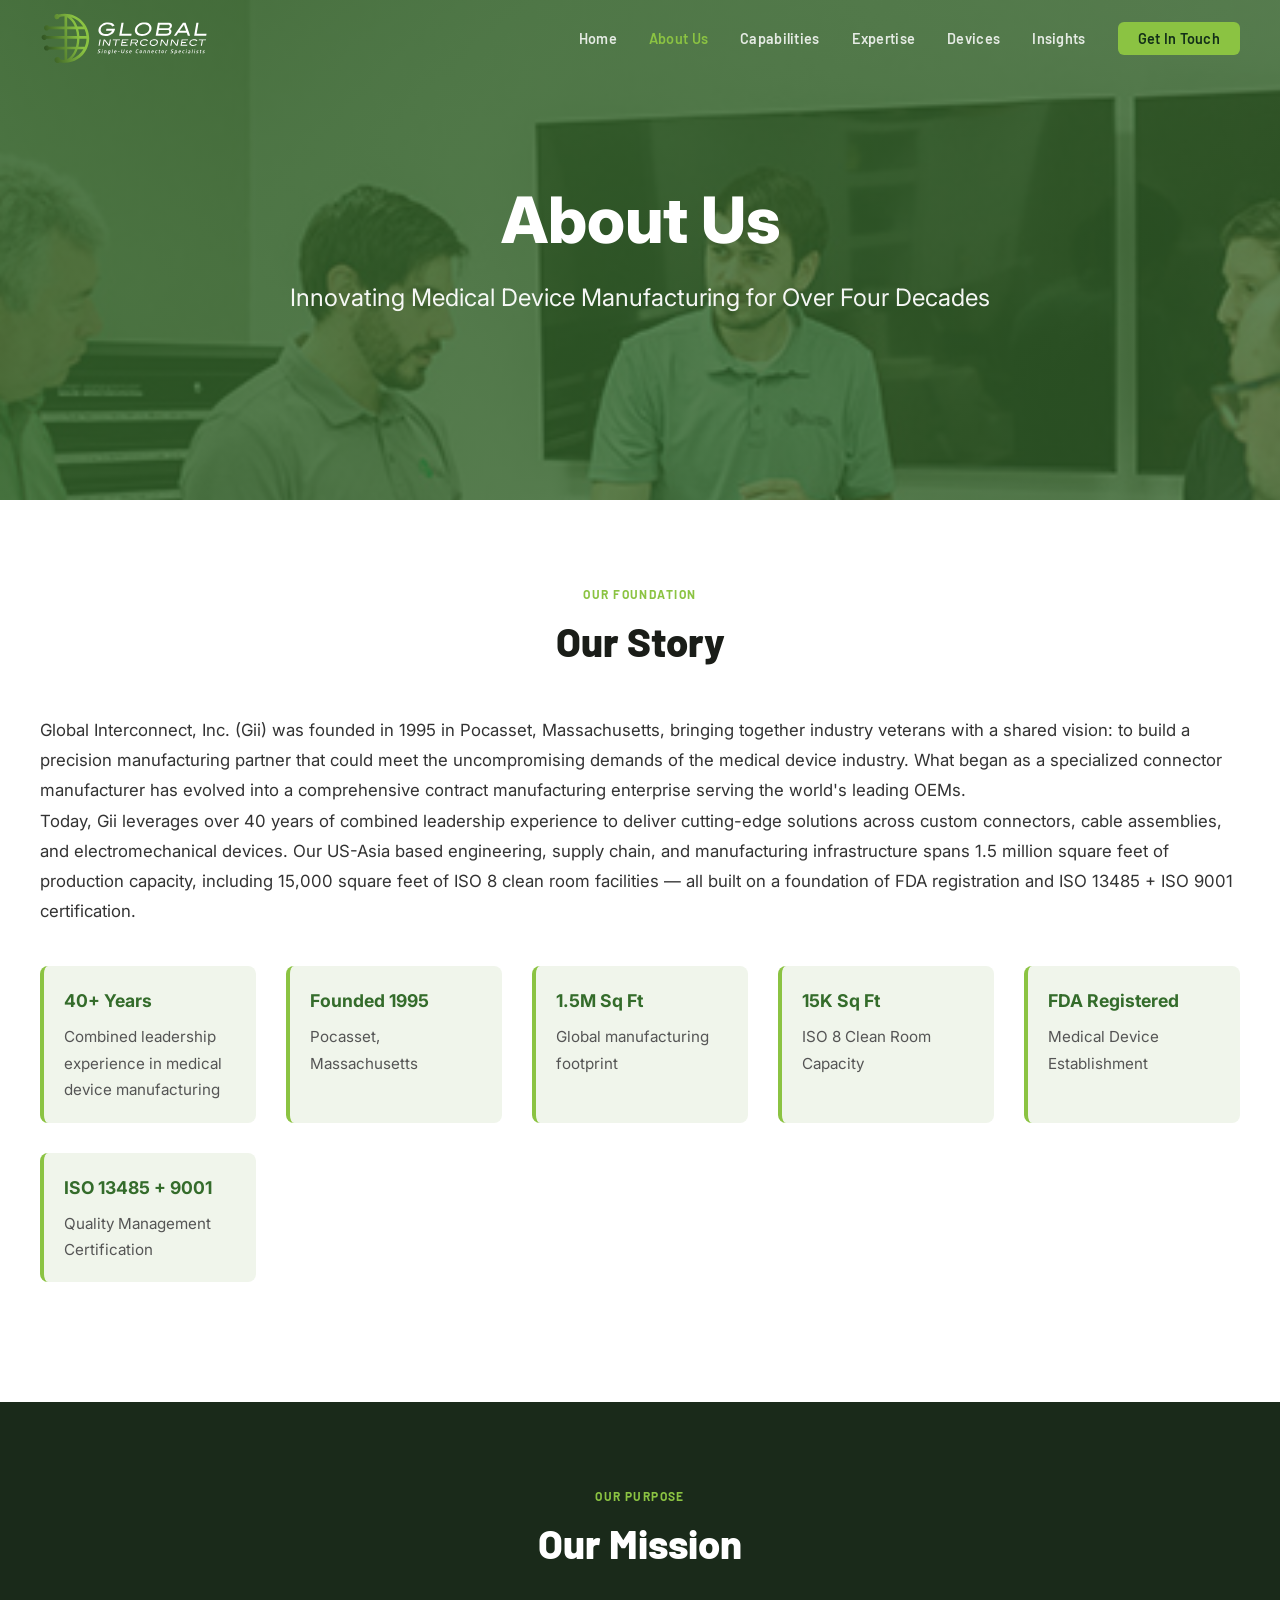
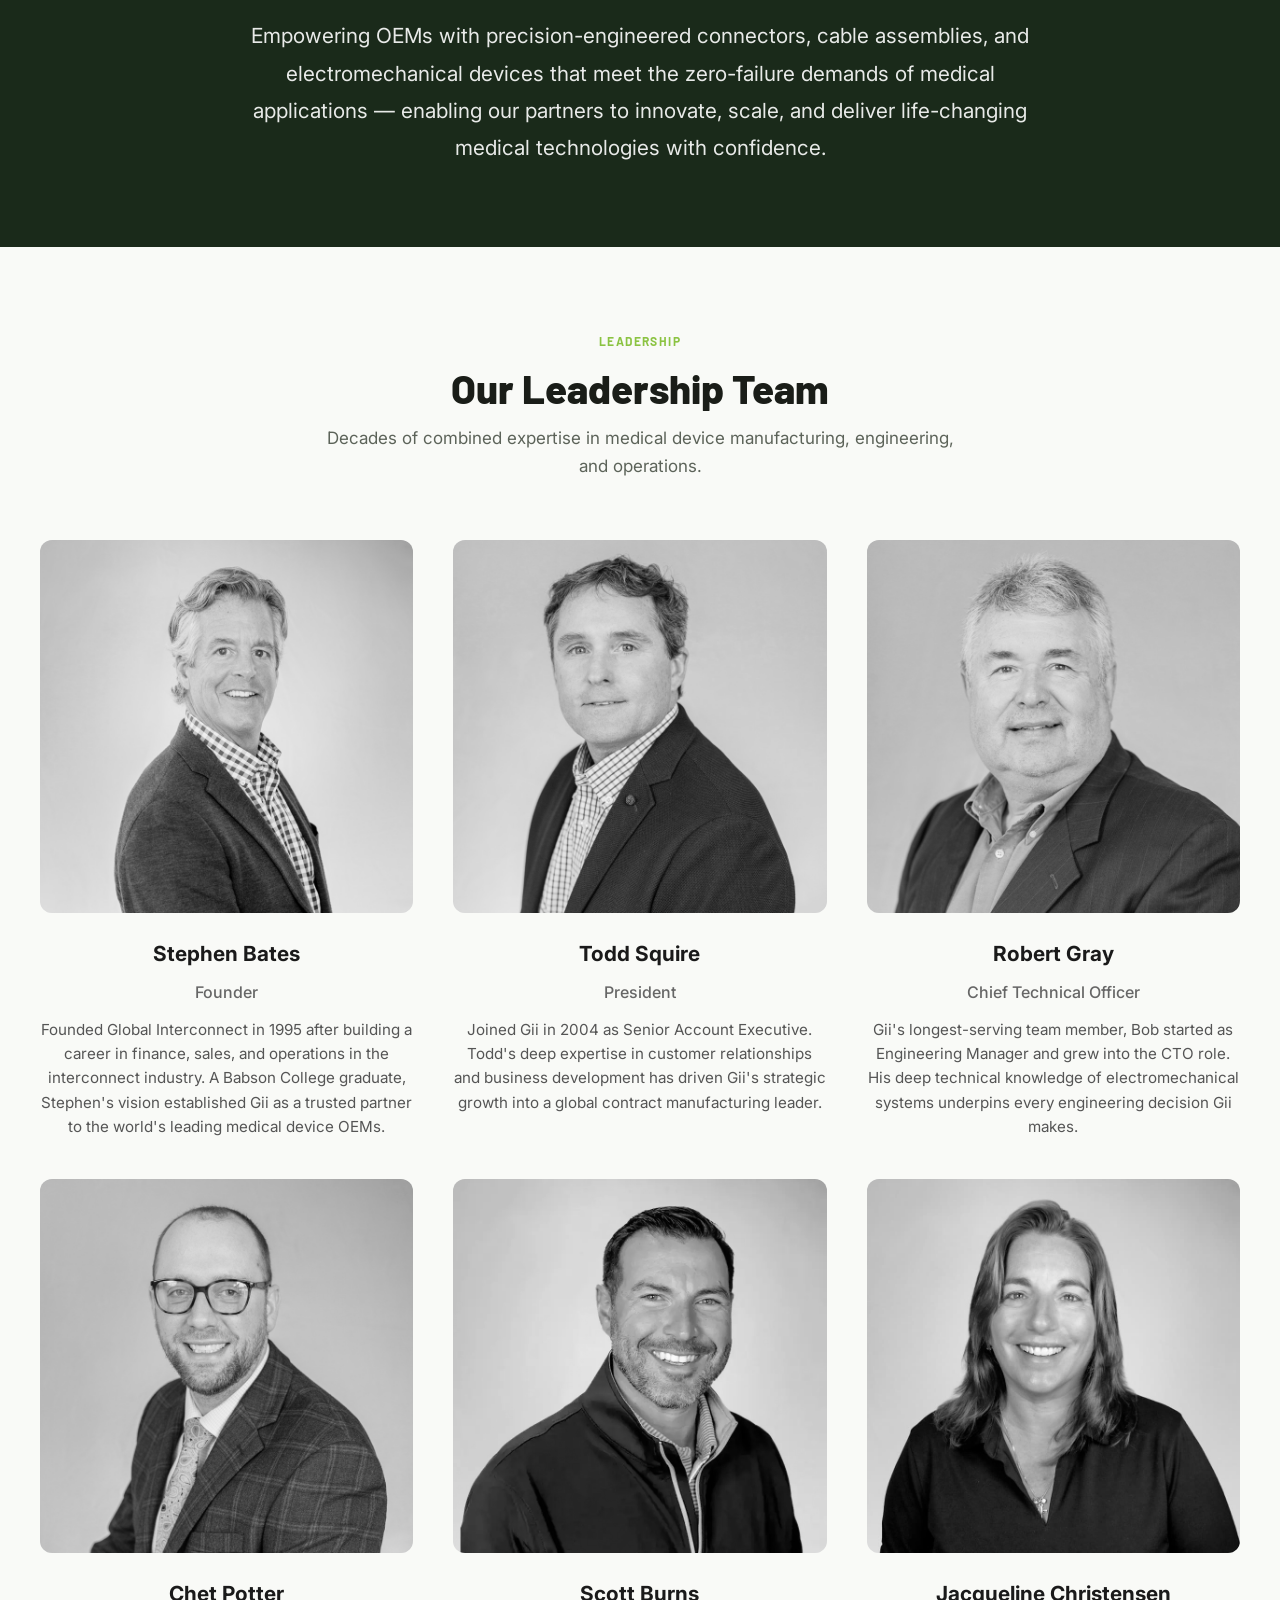
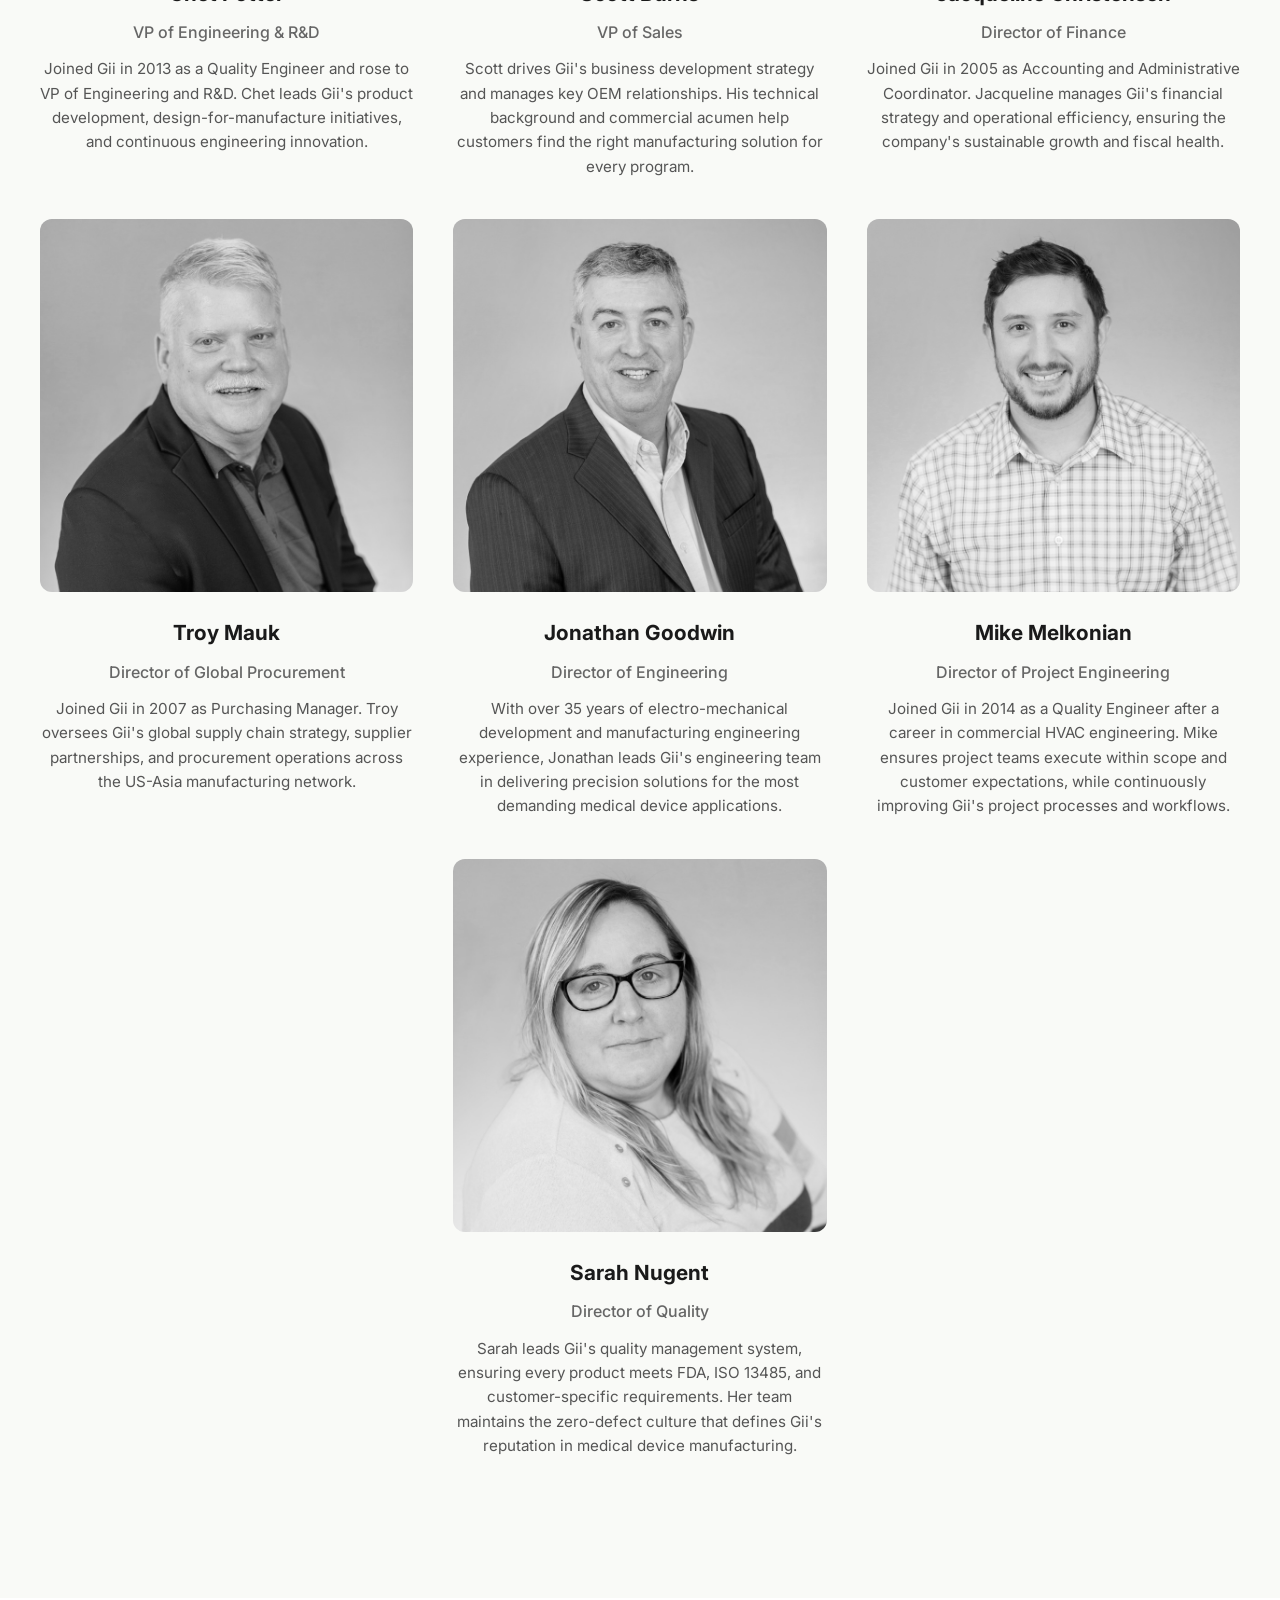
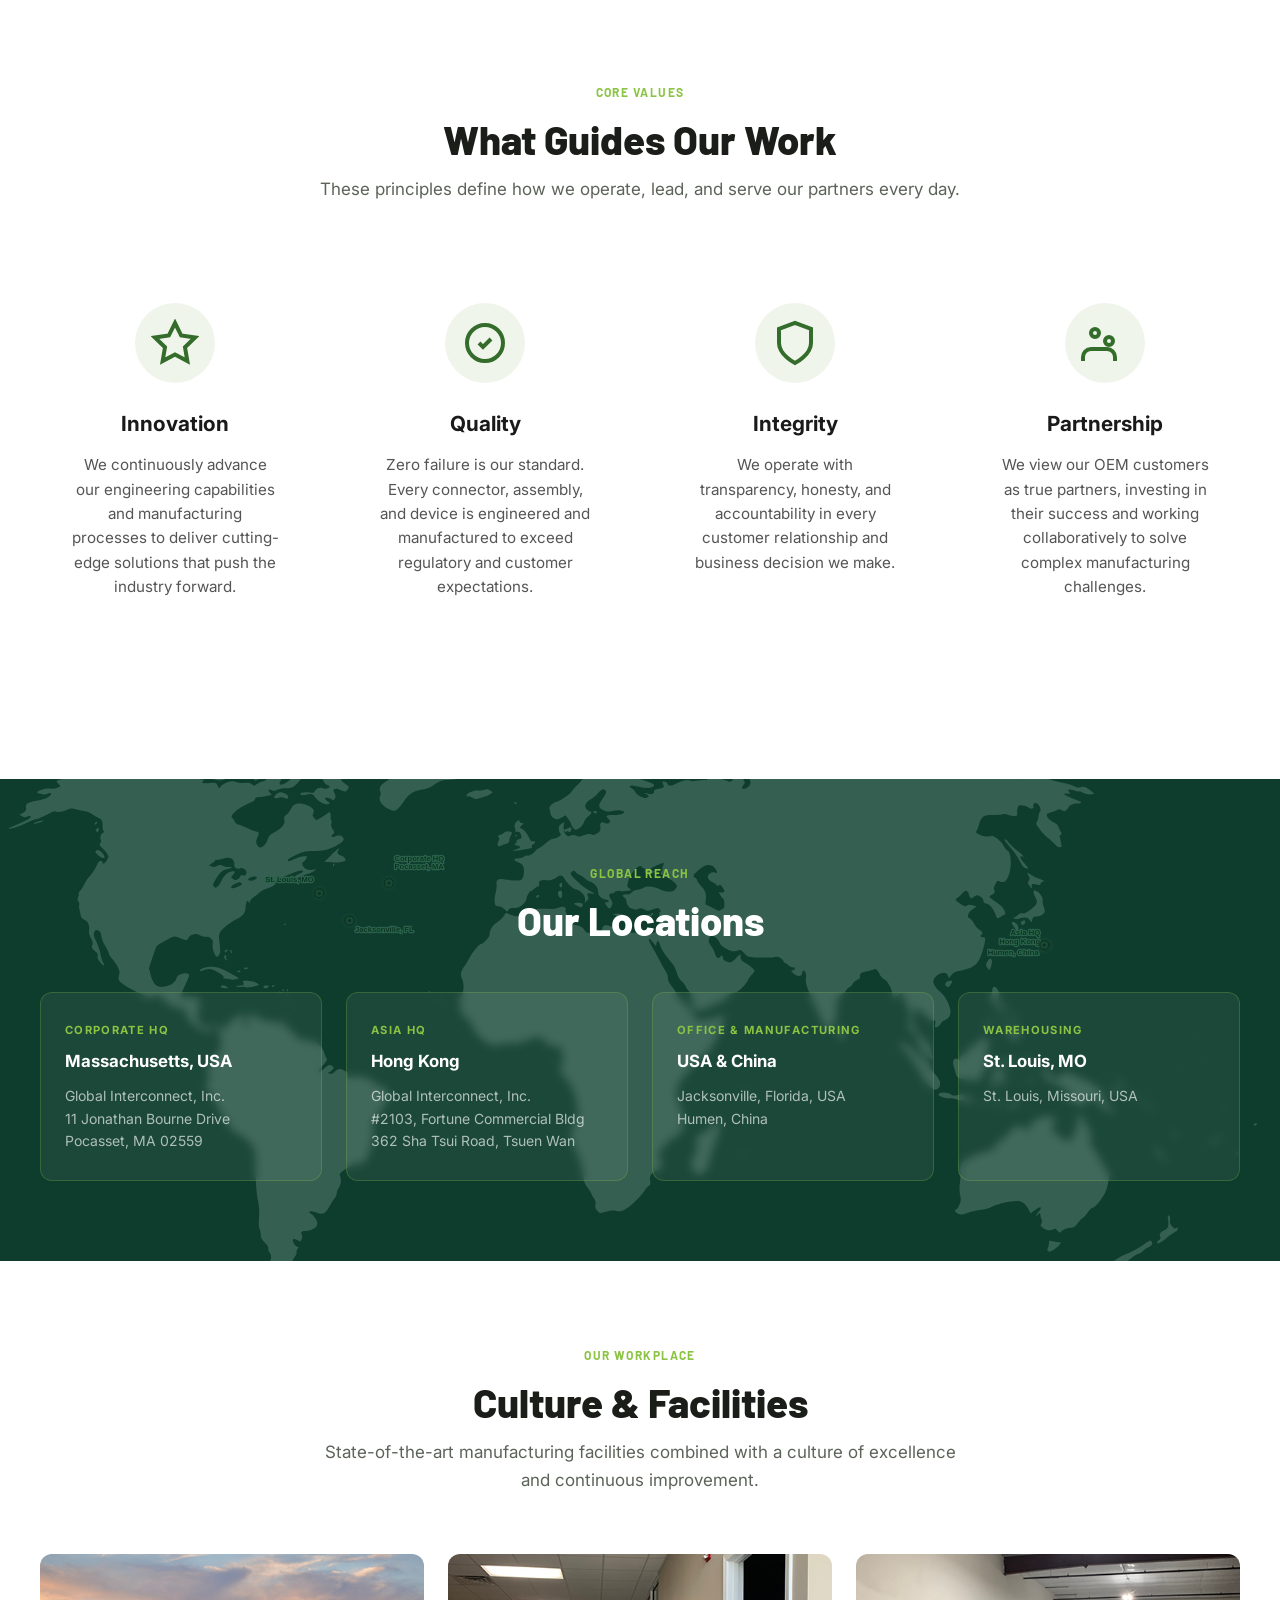
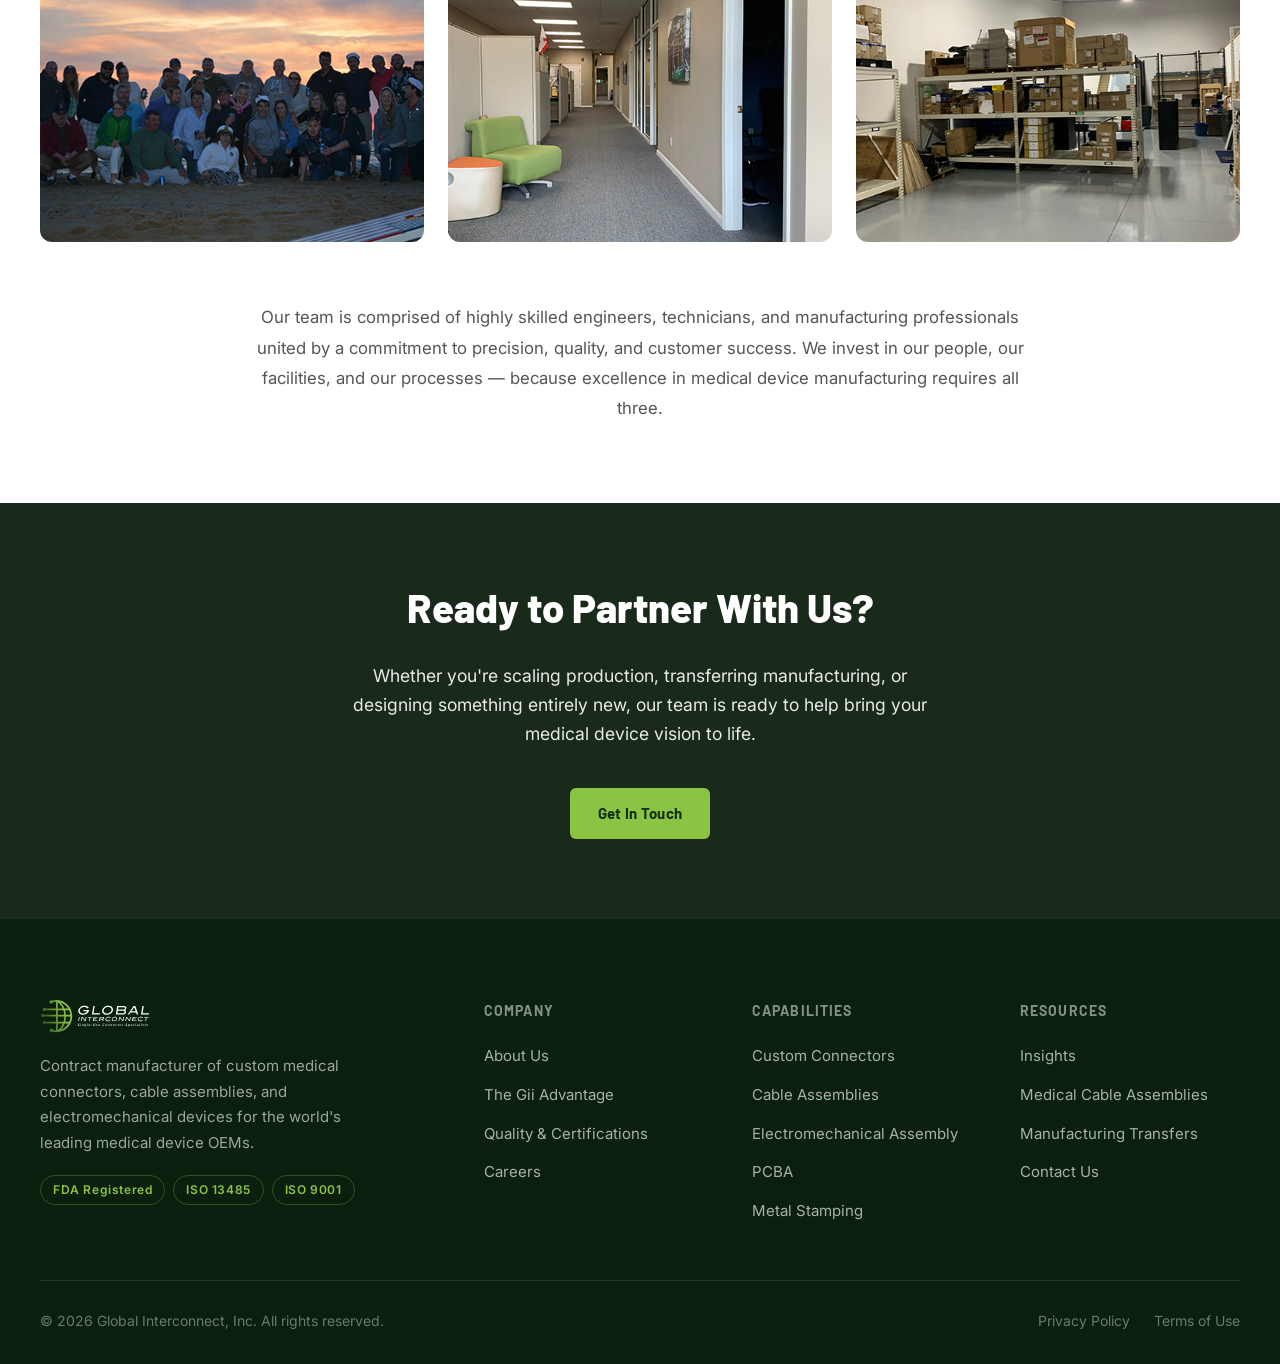
<file: about copy.html>
<!DOCTYPE html>
<html lang="en">
<head>
  <meta charset="UTF-8" />
  <meta name="viewport" content="width=device-width, initial-scale=1.0" />
  <meta name="description" content="About Global Interconnect, Inc. (Gii) — Learn our story, mission, leadership team, and commitment to precision medical device manufacturing for over four decades." />
  <title>About Us | Global Interconnect, Inc.</title>
  <link rel="icon" type="image/png" href="assets/images/favicon.png" />
  <link rel="stylesheet" href="assets/css/style.css" />
  <link rel="preconnect" href="https://fonts.googleapis.com" />
  <link rel="preconnect" href="https://fonts.gstatic.com" crossorigin />
  <link href="https://fonts.googleapis.com/css2?family=Inter:wght@300;400;500;600;700;800&family=Barlow:wght@400;500;600;700;800&display=swap" rel="stylesheet" />

  <style>
    /* ===== ABOUT PAGE HERO BANNER ===== */
    .about-hero {
      position: relative;
      min-height: 500px;
      display: flex;
      align-items: center;
      justify-content: center;
      text-align: center;
      color: white;
      overflow: hidden;
    }

    .about-hero::before {
      content: "";
      position: absolute;
      top: 0;
      left: 0;
      right: 0;
      bottom: 0;
      background: url("assets/images/team/company-action.jpg") center / cover no-repeat;
      background-attachment: fixed;
      z-index: 0;
    }

    .about-hero::after {
      content: "";
      position: absolute;
      top: 0;
      left: 0;
      right: 0;
      bottom: 0;
      background: linear-gradient(135deg, rgba(52, 100, 43, 0.85), rgba(52, 100, 43, 0.75));
      z-index: 1;
    }

    .about-hero-content {
      position: relative;
      z-index: 2;
      max-width: 800px;
      padding: 80px 40px;
    }

    .about-hero h1 {
      font-size: clamp(2.5rem, 8vw, 4rem);
      font-weight: 800;
      margin-bottom: 20px;
      line-height: 1.2;
    }

    .about-hero .subtitle {
      font-size: clamp(1.1rem, 3vw, 1.5rem);
      font-weight: 400;
      opacity: 0.95;
      line-height: 1.6;
    }

    /* ===== LEADERSHIP TEAM GRID ===== */
    .team-grid {
      display: grid;
      grid-template-columns: repeat(3, 1fr);
      gap: 40px;
      margin: 60px 0;
    }

    /* Center the lone last card (Sarah) */
    .team-grid .team-card:last-child:nth-child(3n + 1) {
      grid-column: 2 / 3;
    }

    .team-card {
      text-align: center;
      transition: transform 0.3s ease, box-shadow 0.3s ease;
    }

    .team-card:hover {
      transform: translateY(-8px);
    }

    .team-card-img {
      width: 100%;
      aspect-ratio: 1;
      border-radius: 12px;
      overflow: hidden;
      margin-bottom: 24px;
      background: #f0f0f0;
    }

    .team-card-img img {
      width: 100%;
      height: 100%;
      filter: grayscale(100%);
      object-fit: cover;
    }

    .team-card h3 {
      font-size: 1.3rem;
      font-weight: 700;
      margin-bottom: 8px;
      color: #1a1a1a;
    }

    .team-card .title {
      font-size: 1rem;
      color: #666;
      font-weight: 500;
      margin-bottom: 12px;
    }

    .team-card .bio {
      font-size: 0.95rem;
      color: #555;
      line-height: 1.6;
    }

    /* ===== VALUES ICON GRID ===== */
    .values-grid {
      display: grid;
      grid-template-columns: repeat(auto-fit, minmax(240px, 1fr));
      gap: 40px;
      margin: 60px 0;
    }

    .value-card {
      text-align: center;
      padding: 40px 30px;
    }

    .value-card-icon {
      width: 80px;
      height: 80px;
      margin: 0 auto 24px;
      display: flex;
      align-items: center;
      justify-content: center;
      background: #f0f5eb;
      border-radius: 50%;
    }

    .value-card-icon svg {
      width: 48px;
      height: 48px;
      color: #346c2b;
    }

    .value-card h3 {
      font-size: 1.3rem;
      font-weight: 700;
      margin-bottom: 12px;
      color: #1a1a1a;
    }

    .value-card p {
      font-size: 0.95rem;
      color: #555;
      line-height: 1.6;
    }

    /* ===== COMPANY PHOTOS GRID ===== */
    .company-photos {
      display: grid;
      grid-template-columns: repeat(auto-fit, minmax(300px, 1fr));
      gap: 24px;
      margin: 60px 0;
    }

    .photo-item {
      border-radius: 12px;
      overflow: hidden;
      aspect-ratio: 4 / 3;
      background: #f0f0f0;
    }

    .photo-item img {
      width: 100%;
      height: 100%;
      object-fit: cover;
      transition: transform 0.3s ease;
    }

    .photo-item:hover img {
      transform: scale(1.05);
    }

    /* ===== SECTION PADDING & STYLING ===== */
    .about-section {
      padding: 80px 0;
    }

    .about-section.bg-light {
      background-color: #f9faf7;
    }

    .about-section.bg-dark {
      background-color: #1a2a1a;
      color: white;
    }

    .about-section.bg-dark .section-title {
      color: white;
    }

    .about-section.bg-dark p {
      color: rgba(255, 255, 255, 0.9);
    }

    /* ===== STORY & MISSION BLOCKS ===== */
    .story-text, .mission-text {
      font-size: 1.05rem;
      line-height: 1.8;
      color: #333;
      margin-bottom: 20px;
    }

    .story-highlights, .mission-highlights {
      display: grid;
      grid-template-columns: repeat(auto-fit, minmax(200px, 1fr));
      gap: 30px;
      margin: 40px 0;
    }

    .highlight-item {
      padding: 20px;
      background: #f0f5eb;
      border-radius: 8px;
      border-left: 4px solid #8BC342;
    }

    .highlight-item strong {
      color: #346c2b;
      font-size: 1.1rem;
      display: block;
      margin-bottom: 8px;
    }

    .highlight-item span {
      color: #555;
      font-size: 0.95rem;
    }

    /* ===== GLOBAL PRESENCE MAP ===== */
    .locations-section {
      background: #0e3d2e;
      padding: 80px 0;
    }

    .locations-grid {
      display: grid;
      grid-template-columns: 1fr 1.6fr;
      gap: 60px;
      align-items: center;
    }

    .locations-text .section-eyebrow { color: #8BC342; }
    .locations-text h2 { color: #fff; margin-bottom: 2rem; }

    .location-block { margin-bottom: 2rem; }
    .location-block h3 {
      font-family: 'Barlow', sans-serif;
      font-size: 1.1rem;
      font-weight: 700;
      color: #8BC342;
      margin-bottom: .2rem;
    }
    .location-block h4 {
      font-family: 'Barlow', sans-serif;
      font-size: 1.2rem;
      font-weight: 700;
      color: #fff;
      margin-bottom: .4rem;
    }
    .location-block p,
    .location-block li {
      color: rgba(255,255,255,.7);
      font-size: .9375rem;
      line-height: 1.6;
    }
    .location-block ul {
      list-style: none;
      padding: 0;
    }
    .location-block ul li::before {
      content: '▪ ';
      color: #8BC342;
      font-weight: bold;
    }

    .map-container {
      border-radius: 12px;
      overflow: hidden;
    }

    .map-img {
      width: 100%;
      height: auto;
      display: block;
    }

    @media (max-width: 900px) {
      .locations-grid { grid-template-columns: 1fr; }
    }

    /* ===== RESPONSIVE ===== */
    @media (max-width: 768px) {
      .about-hero-content {
        padding: 60px 30px;
      }

      .about-hero h1 {
        font-size: 2rem;
      }

      .team-grid {
        grid-template-columns: 1fr;
        gap: 30px;
      }

      .values-grid {
        grid-template-columns: 1fr;
        gap: 30px;
      }

      .company-photos {
        grid-template-columns: 1fr;
        gap: 16px;
      }

      .about-section {
        padding: 60px 0;
      }
    }

    /* ===== ACTIVE NAV LINK ===== */
    .nav-links li a.active {
      position: relative;
      color: #8BC342;
    }

    .nav-links li a.active::after {
      content: "";
      position: absolute;
      bottom: -8px;
      left: 0;
      right: 0;
      height: 3px;
      background-color: #8BC342;
      border-radius: 2px;
    }
  </style>
</head>
<body>

  <!-- ===== NAVIGATION ===== -->
  <header class="site-header" id="site-header">
    <nav class="nav-container">
      <a href="index.html" class="nav-logo">
        <img src="assets/images/logos/logo-white.svg" alt="Global Interconnect, Inc." class="logo-img" />
      </a>

      <button class="nav-toggle" id="nav-toggle" aria-label="Toggle navigation">
        <span></span><span></span><span></span>
      </button>

      <ul class="nav-links" id="nav-links">
        <li><a href="index.html">Home</a></li>
        <li><a href="about.html" class="active">About Us</a></li>
        <li><a href="capabilities.html">Capabilities</a></li>
        <li><a href="expertise.html">Expertise</a></li>
        <li><a href="devices.html">Devices</a></li>
        <li><a href="insights.html">Insights</a></li>
        <li><a href="index.html#contact" class="nav-cta">Get In Touch</a></li>
      </ul>
    </nav>
  </header>

  <!-- ===== ABOUT HERO BANNER ===== -->
  <section class="about-hero">
    <div class="about-hero-content">
      <h1>About Us</h1>
      <p class="subtitle">Innovating Medical Device Manufacturing for Over Four Decades</p>
    </div>
  </section>

  <!-- ===== OUR STORY ===== -->
  <section class="about-section">
    <div class="container">
      <div class="section-header" style="text-align: center; margin-bottom: 50px;">
        <span class="section-eyebrow">Our Foundation</span>
        <h2 class="section-title">Our Story</h2>
      </div>

      <div class="story-text">
        <p>Global Interconnect, Inc. (Gii) was founded in 1995 in Pocasset, Massachusetts, bringing together industry veterans with a shared vision: to build a precision manufacturing partner that could meet the uncompromising demands of the medical device industry. What began as a specialized connector manufacturer has evolved into a comprehensive contract manufacturing enterprise serving the world's leading OEMs.</p>

        <p>Today, Gii leverages over 40 years of combined leadership experience to deliver cutting-edge solutions across custom connectors, cable assemblies, and electromechanical devices. Our US-Asia based engineering, supply chain, and manufacturing infrastructure spans 1.5 million square feet of production capacity, including 15,000 square feet of ISO 8 clean room facilities — all built on a foundation of FDA registration and ISO 13485 + ISO 9001 certification.</p>
      </div>

      <div class="story-highlights">
        <div class="highlight-item">
          <strong>40+ Years</strong>
          <span>Combined leadership experience in medical device manufacturing</span>
        </div>
        <div class="highlight-item">
          <strong>Founded 1995</strong>
          <span>Pocasset, Massachusetts</span>
        </div>
        <div class="highlight-item">
          <strong>1.5M Sq Ft</strong>
          <span>Global manufacturing footprint</span>
        </div>
        <div class="highlight-item">
          <strong>15K Sq Ft</strong>
          <span>ISO 8 Clean Room Capacity</span>
        </div>
        <div class="highlight-item">
          <strong>FDA Registered</strong>
          <span>Medical Device Establishment</span>
        </div>
        <div class="highlight-item">
          <strong>ISO 13485 + 9001</strong>
          <span>Quality Management Certification</span>
        </div>
      </div>
    </div>
  </section>

  <!-- ===== OUR MISSION ===== -->
  <section class="about-section bg-dark">
    <div class="container">
      <div class="section-header" style="text-align: center; margin-bottom: 50px;">
        <span class="section-eyebrow light">Our Purpose</span>
        <h2 class="section-title light">Our Mission</h2>
      </div>

      <div class="mission-text" style="max-width: 800px; margin: 0 auto; text-align: center; color: rgba(255, 255, 255, 0.95); font-size: 1.3rem; line-height: 1.8;">
        <p>Empowering OEMs with precision-engineered connectors, cable assemblies, and electromechanical devices that meet the zero-failure demands of medical applications — enabling our partners to innovate, scale, and deliver life-changing medical technologies with confidence.</p>
      </div>
    </div>
  </section>

  <!-- ===== LEADERSHIP TEAM ===== -->
  <section class="about-section bg-light">
    <div class="container">
      <div class="section-header" style="text-align: center; margin-bottom: 60px;">
        <span class="section-eyebrow">Leadership</span>
        <h2 class="section-title">Our Leadership Team</h2>
        <p class="section-desc">Decades of combined expertise in medical device manufacturing, engineering, and operations.</p>
      </div>

      <div class="team-grid">

        <!-- Row 1 -->
        <div class="team-card">
          <div class="team-card-img">
            <img src="assets/images/team/stephen-bates.jpg" alt="Stephen Bates, Founder" />
          </div>
          <h3>Stephen Bates</h3>
          <p class="title">Founder</p>
          <p class="bio">Founded Global Interconnect in 1995 after building a career in finance, sales, and operations in the interconnect industry. A Babson College graduate, Stephen's vision established Gii as a trusted partner to the world's leading medical device OEMs.</p>
        </div>

        <div class="team-card">
          <div class="team-card-img">
            <img src="assets/images/team/todd-squire.jpg" alt="Todd Squire, President" />
          </div>
          <h3>Todd Squire</h3>
          <p class="title">President</p>
          <p class="bio">Joined Gii in 2004 as Senior Account Executive. Todd's deep expertise in customer relationships and business development has driven Gii's strategic growth into a global contract manufacturing leader.</p>
        </div>

        <div class="team-card">
          <div class="team-card-img">
            <img src="assets/images/team/robert-gray.jpg" alt="Robert Gray, Chief Technical Officer" />
          </div>
          <h3>Robert Gray</h3>
          <p class="title">Chief Technical Officer</p>
          <p class="bio">Gii's longest-serving team member, Bob started as Engineering Manager and grew into the CTO role. His deep technical knowledge of electromechanical systems underpins every engineering decision Gii makes.</p>
        </div>

        <!-- Row 2 -->
        <div class="team-card">
          <div class="team-card-img">
            <img src="assets/images/team/chet-potter.jpg" alt="Chet Potter, VP Engineering &amp; R&amp;D" />
          </div>
          <h3>Chet Potter</h3>
          <p class="title">VP of Engineering &amp; R&amp;D</p>
          <p class="bio">Joined Gii in 2013 as a Quality Engineer and rose to VP of Engineering and R&D. Chet leads Gii's product development, design-for-manufacture initiatives, and continuous engineering innovation.</p>
        </div>

        <div class="team-card">
          <div class="team-card-img">
            <img src="assets/images/team/scott-burns.webp" alt="Scott Burns, VP of Sales" />
          </div>
          <h3>Scott Burns</h3>
          <p class="title">VP of Sales</p>
          <p class="bio">Scott drives Gii's business development strategy and manages key OEM relationships. His technical background and commercial acumen help customers find the right manufacturing solution for every program.</p>
        </div>

        <div class="team-card">
          <div class="team-card-img">
            <img src="assets/images/team/jacqueline-christensen.jpg" alt="Jacqueline Christensen, Director of Finance" />
          </div>
          <h3>Jacqueline Christensen</h3>
          <p class="title">Director of Finance</p>
          <p class="bio">Joined Gii in 2005 as Accounting and Administrative Coordinator. Jacqueline manages Gii's financial strategy and operational efficiency, ensuring the company's sustainable growth and fiscal health.</p>
        </div>

        <!-- Row 3 -->
        <div class="team-card">
          <div class="team-card-img">
            <img src="assets/images/team/troy-mauk.jpg" alt="Troy Mauk, Director of Global Procurement" />
          </div>
          <h3>Troy Mauk</h3>
          <p class="title">Director of Global Procurement</p>
          <p class="bio">Joined Gii in 2007 as Purchasing Manager. Troy oversees Gii's global supply chain strategy, supplier partnerships, and procurement operations across the US-Asia manufacturing network.</p>
        </div>

        <div class="team-card">
          <div class="team-card-img">
            <img src="assets/images/team/jonathan-goodwin.jpg" alt="Jonathan Goodwin, Director of Engineering" />
          </div>
          <h3>Jonathan Goodwin</h3>
          <p class="title">Director of Engineering</p>
          <p class="bio">With over 35 years of electro-mechanical development and manufacturing engineering experience, Jonathan leads Gii's engineering team in delivering precision solutions for the most demanding medical device applications.</p>
        </div>

        <div class="team-card">
          <div class="team-card-img">
            <img src="assets/images/team/mike.jpg" alt="Mike, Director of Project Engineering" />
          </div>
          <h3>Mike Melkonian</h3>
          <p class="title">Director of Project Engineering</p>
          <p class="bio">Joined Gii in 2014 as a Quality Engineer after a career in commercial HVAC engineering. Mike ensures project teams execute within scope and customer expectations, while continuously improving Gii's project processes and workflows.</p>
        </div>

        <!-- Row 4 -->
        <div class="team-card">
          <div class="team-card-img">
            <img src="assets/images/team/sarah-nugent.jpg" alt="Sarah Nugent, Director of Quality" />
          </div>
          <h3>Sarah Nugent</h3>
          <p class="title">Director of Quality</p>
          <p class="bio">Sarah leads Gii's quality management system, ensuring every product meets FDA, ISO 13485, and customer-specific requirements. Her team maintains the zero-defect culture that defines Gii's reputation in medical device manufacturing.</p>
        </div>

      </div>
    </div>
  </section>

  <!-- ===== OUR VALUES ===== -->
  <section class="about-section">
    <div class="container">
      <div class="section-header" style="text-align: center; margin-bottom: 60px;">
        <span class="section-eyebrow">Core Values</span>
        <h2 class="section-title">What Guides Our Work</h2>
        <p class="section-desc">These principles define how we operate, lead, and serve our partners every day.</p>
      </div>

      <div class="values-grid">
        <div class="value-card">
          <div class="value-card-icon">
            <svg viewBox="0 0 24 24" fill="none" stroke="currentColor" stroke-width="2">
              <path d="M12 2L15.09 8.26L22 9.27L17 14.14L18.18 21.02L12 17.77L5.82 21.02L7 14.14L2 9.27L8.91 8.26L12 2Z"/>
            </svg>
          </div>
          <h3>Innovation</h3>
          <p>We continuously advance our engineering capabilities and manufacturing processes to deliver cutting-edge solutions that push the industry forward.</p>
        </div>

        <div class="value-card">
          <div class="value-card-icon">
            <svg viewBox="0 0 24 24" fill="none" stroke="currentColor" stroke-width="2">
              <path d="M9 12l2 2 4-4m6 2a9 9 0 11-18 0 9 9 0 0118 0z"/>
            </svg>
          </div>
          <h3>Quality</h3>
          <p>Zero failure is our standard. Every connector, assembly, and device is engineered and manufactured to exceed regulatory and customer expectations.</p>
        </div>

        <div class="value-card">
          <div class="value-card-icon">
            <svg viewBox="0 0 24 24" fill="none" stroke="currentColor" stroke-width="2">
              <path d="M12 22s8-4 8-10V5l-8-3-8 3v7c0 6 8 10 8 10z"/>
            </svg>
          </div>
          <h3>Integrity</h3>
          <p>We operate with transparency, honesty, and accountability in every customer relationship and business decision we make.</p>
        </div>

        <div class="value-card">
          <div class="value-card-icon">
            <svg viewBox="0 0 24 24" fill="none" stroke="currentColor" stroke-width="2">
              <path d="M17 21v-2a4 4 0 00-4-4H5a4 4 0 00-4 4v2M16 11a2 2 0 11-4 0 2 2 0 014 0zM9 7a2 2 0 11-4 0 2 2 0 014 0z"/>
            </svg>
          </div>
          <h3>Partnership</h3>
          <p>We view our OEM customers as true partners, investing in their success and working collaboratively to solve complex manufacturing challenges.</p>
        </div>
      </div>
    </div>
  </section>

  <!-- ===== GLOBAL PRESENCE ===== -->
  <section class="locations-section">
    <!-- Full-bleed SVG map background -->
    <div class="map-bg-wrap">
      <img src="assets/images/World_map_without_Antarctica.svg" alt="" aria-hidden="true" class="map-bg-img" />
    </div>

    <div class="container locations-overlay">
      <div class="locations-header">
        <span class="section-eyebrow">Global Reach</span>
        <h2 class="section-title">Our Locations</h2>
      </div>

      <div class="locations-cards">
        <div class="loc-card">
          <div class="loc-card-label">Corporate HQ</div>
          <h3>Massachusetts, USA</h3>
          <p>Global Interconnect, Inc.<br />
             11 Jonathan Bourne Drive<br />
             Pocasset, MA 02559</p>
        </div>
        <div class="loc-card">
          <div class="loc-card-label">Asia HQ</div>
          <h3>Hong Kong</h3>
          <p>Global Interconnect, Inc.<br />
             #2103, Fortune Commercial Bldg<br />
             362 Sha Tsui Road, Tsuen Wan</p>
        </div>
        <div class="loc-card">
          <div class="loc-card-label">Office &amp; Manufacturing</div>
          <h3>USA &amp; China</h3>
          <p>Jacksonville, Florida, USA<br />
             Humen, China</p>
        </div>
        <div class="loc-card">
          <div class="loc-card-label">Warehousing</div>
          <h3>St. Louis, MO</h3>
          <p>St. Louis, Missouri, USA</p>
        </div>
      </div>
    </div>
  </section>

  <!-- ===== COMPANY CULTURE & FACILITIES ===== -->
  <section class="about-section">
    <div class="container">
      <div class="section-header" style="text-align: center; margin-bottom: 50px;">
        <span class="section-eyebrow">Our Workplace</span>
        <h2 class="section-title">Culture &amp; Facilities</h2>
        <p class="section-desc">State-of-the-art manufacturing facilities combined with a culture of excellence and continuous improvement.</p>
      </div>

      <div class="company-photos">
        <div class="photo-item">
          <img src="assets/images/team/company-beach.jpg" alt="Gii Team Culture" />
        </div>
        <div class="photo-item">
          <img src="assets/images/team/facility-1.jpg" alt="Manufacturing Facility" />
        </div>
        <div class="photo-item">
          <img src="assets/images/team/facility-2.jpg" alt="Clean Room Operations" />
        </div>
      </div>

      <div style="margin-top: 50px; text-align: center; max-width: 800px; margin-left: auto; margin-right: auto;">
        <p style="font-size: 1.05rem; line-height: 1.8; color: #555;">Our team is comprised of highly skilled engineers, technicians, and manufacturing professionals united by a commitment to precision, quality, and customer success. We invest in our people, our facilities, and our processes — because excellence in medical device manufacturing requires all three.</p>
      </div>
    </div>
  </section>

  <!-- ===== CTA SECTION ===== -->
  <section class="about-section bg-dark">
    <div class="container" style="text-align: center;">
      <h2 class="section-title light" style="margin-bottom: 30px;">Ready to Partner With Us?</h2>
      <p style="font-size: 1.1rem; color: rgba(255, 255, 255, 0.9); margin-bottom: 40px; max-width: 600px; margin-left: auto; margin-right: auto;">Whether you're scaling production, transferring manufacturing, or designing something entirely new, our team is ready to help bring your medical device vision to life.</p>
      <a href="index.html#contact" class="btn btn-primary">Get In Touch</a>
    </div>
  </section>

  <!-- ===== FOOTER ===== -->
  <footer class="site-footer">
    <div class="container">
      <div class="footer-grid">
        <div class="footer-brand">
          <img src="assets/images/logos/logo-white.svg" alt="Global Interconnect, Inc." class="footer-logo" />
          <p>Contract manufacturer of custom medical connectors, cable assemblies, and electromechanical devices for the world's leading medical device OEMs.</p>
          <div class="footer-certs">
            <span>FDA Registered</span>
            <span>ISO 13485</span>
            <span>ISO 9001</span>
          </div>
        </div>

        <div class="footer-nav-col">
          <h4>Company</h4>
          <ul>
            <li><a href="about.html">About Us</a></li>
            <li><a href="index.html#advantage">The Gii Advantage</a></li>
            <li><a href="index.html#quality">Quality &amp; Certifications</a></li>
            <li><a href="https://www.globalinterconnect.com/careers/" target="_blank" rel="noopener">Careers</a></li>
          </ul>
        </div>

        <div class="footer-nav-col">
          <h4>Capabilities</h4>
          <ul>
            <li><a href="capabilities.html">Custom Connectors</a></li>
            <li><a href="capabilities.html">Cable Assemblies</a></li>
            <li><a href="capabilities.html">Electromechanical Assembly</a></li>
            <li><a href="capabilities.html">PCBA</a></li>
            <li><a href="capabilities.html">Metal Stamping</a></li>
          </ul>
        </div>

        <div class="footer-nav-col">
          <h4>Resources</h4>
          <ul>
            <li><a href="insights.html">Insights</a></li>
            <li><a href="https://www.globalinterconnect.com/understanding-medical-cable-assemblies/" target="_blank" rel="noopener">Medical Cable Assemblies</a></li>
            <li><a href="https://www.globalinterconnect.com/considerations-when-transferring-medical-device-manufacturing/" target="_blank" rel="noopener">Manufacturing Transfers</a></li>
            <li><a href="index.html#contact">Contact Us</a></li>
          </ul>
        </div>
      </div>

      <div class="footer-bottom">
        <p>&copy; <span id="year"></span> Global Interconnect, Inc. All rights reserved.</p>
        <div class="footer-bottom-links">
          <a href="#">Privacy Policy</a>
          <a href="#">Terms of Use</a>
        </div>
      </div>
    </div>
  </footer>

  <script src="assets/js/main.js"></script>
</body>
</html>
</file>
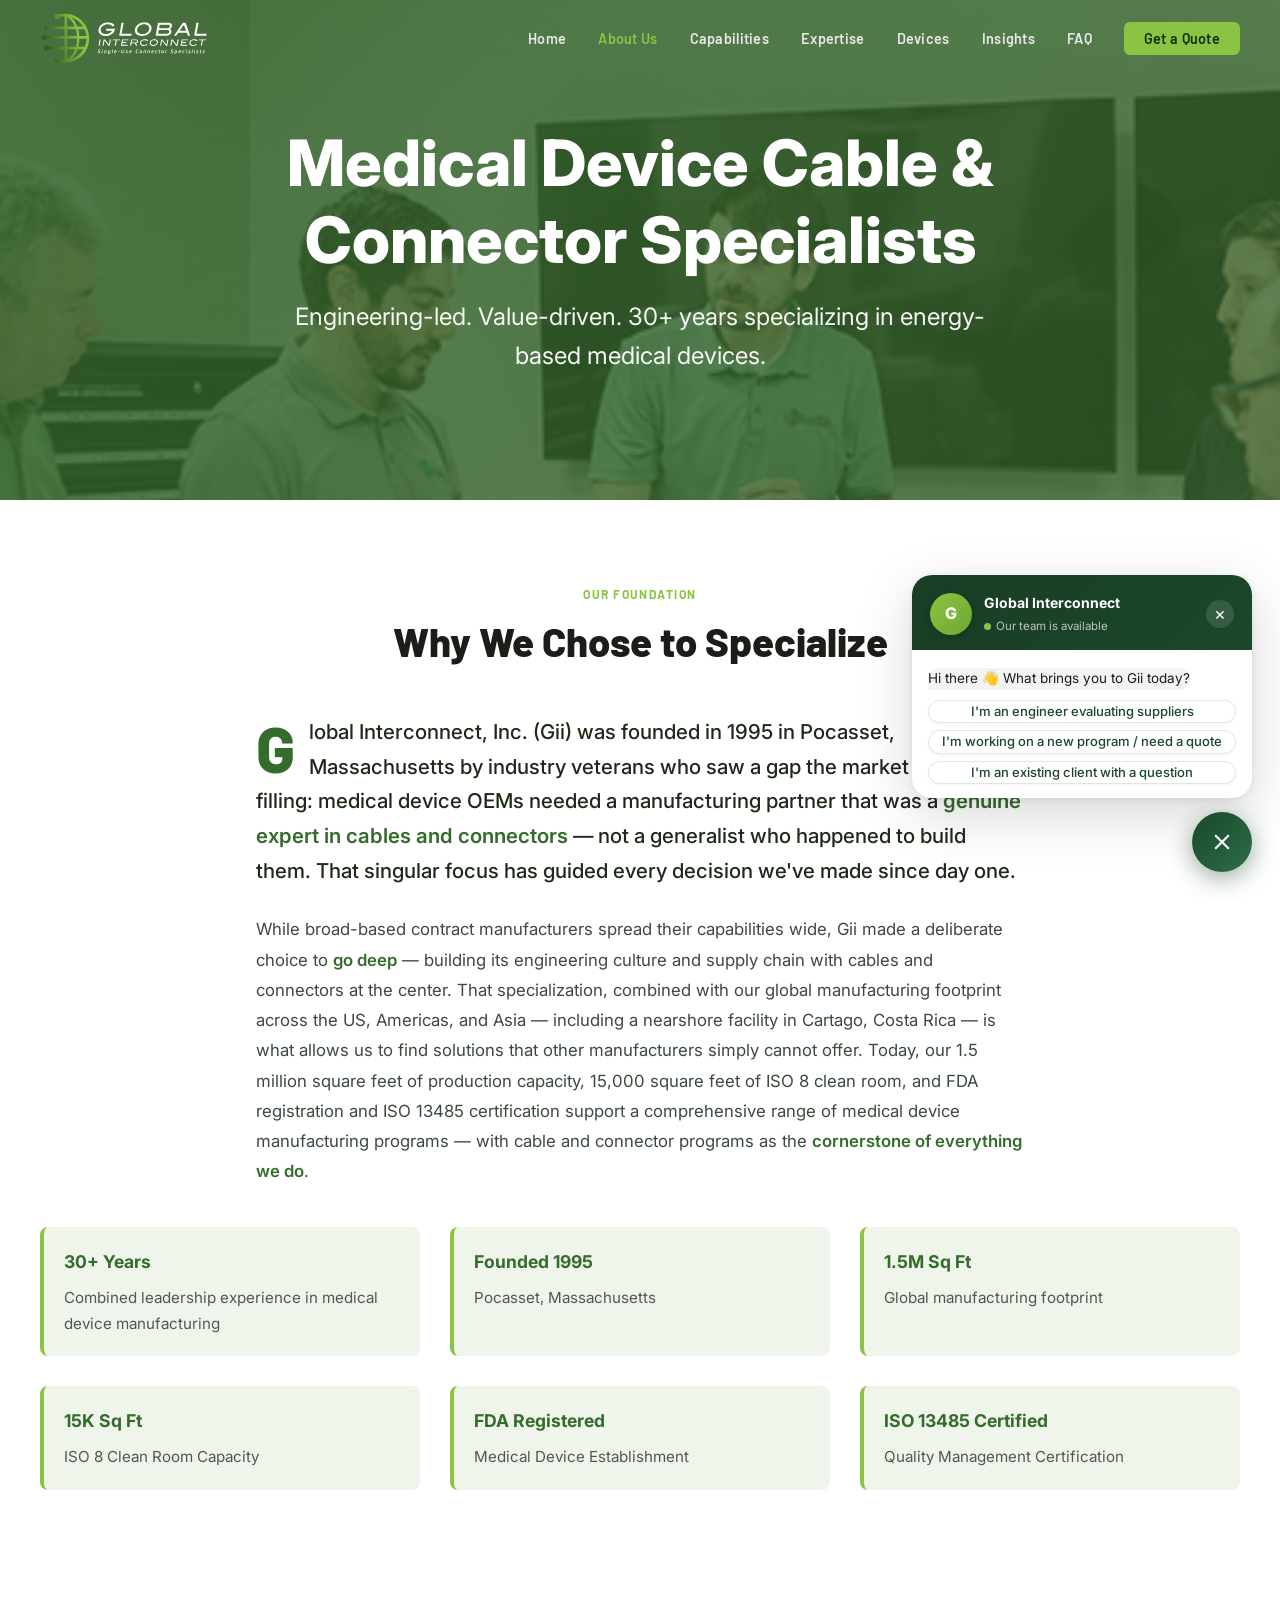
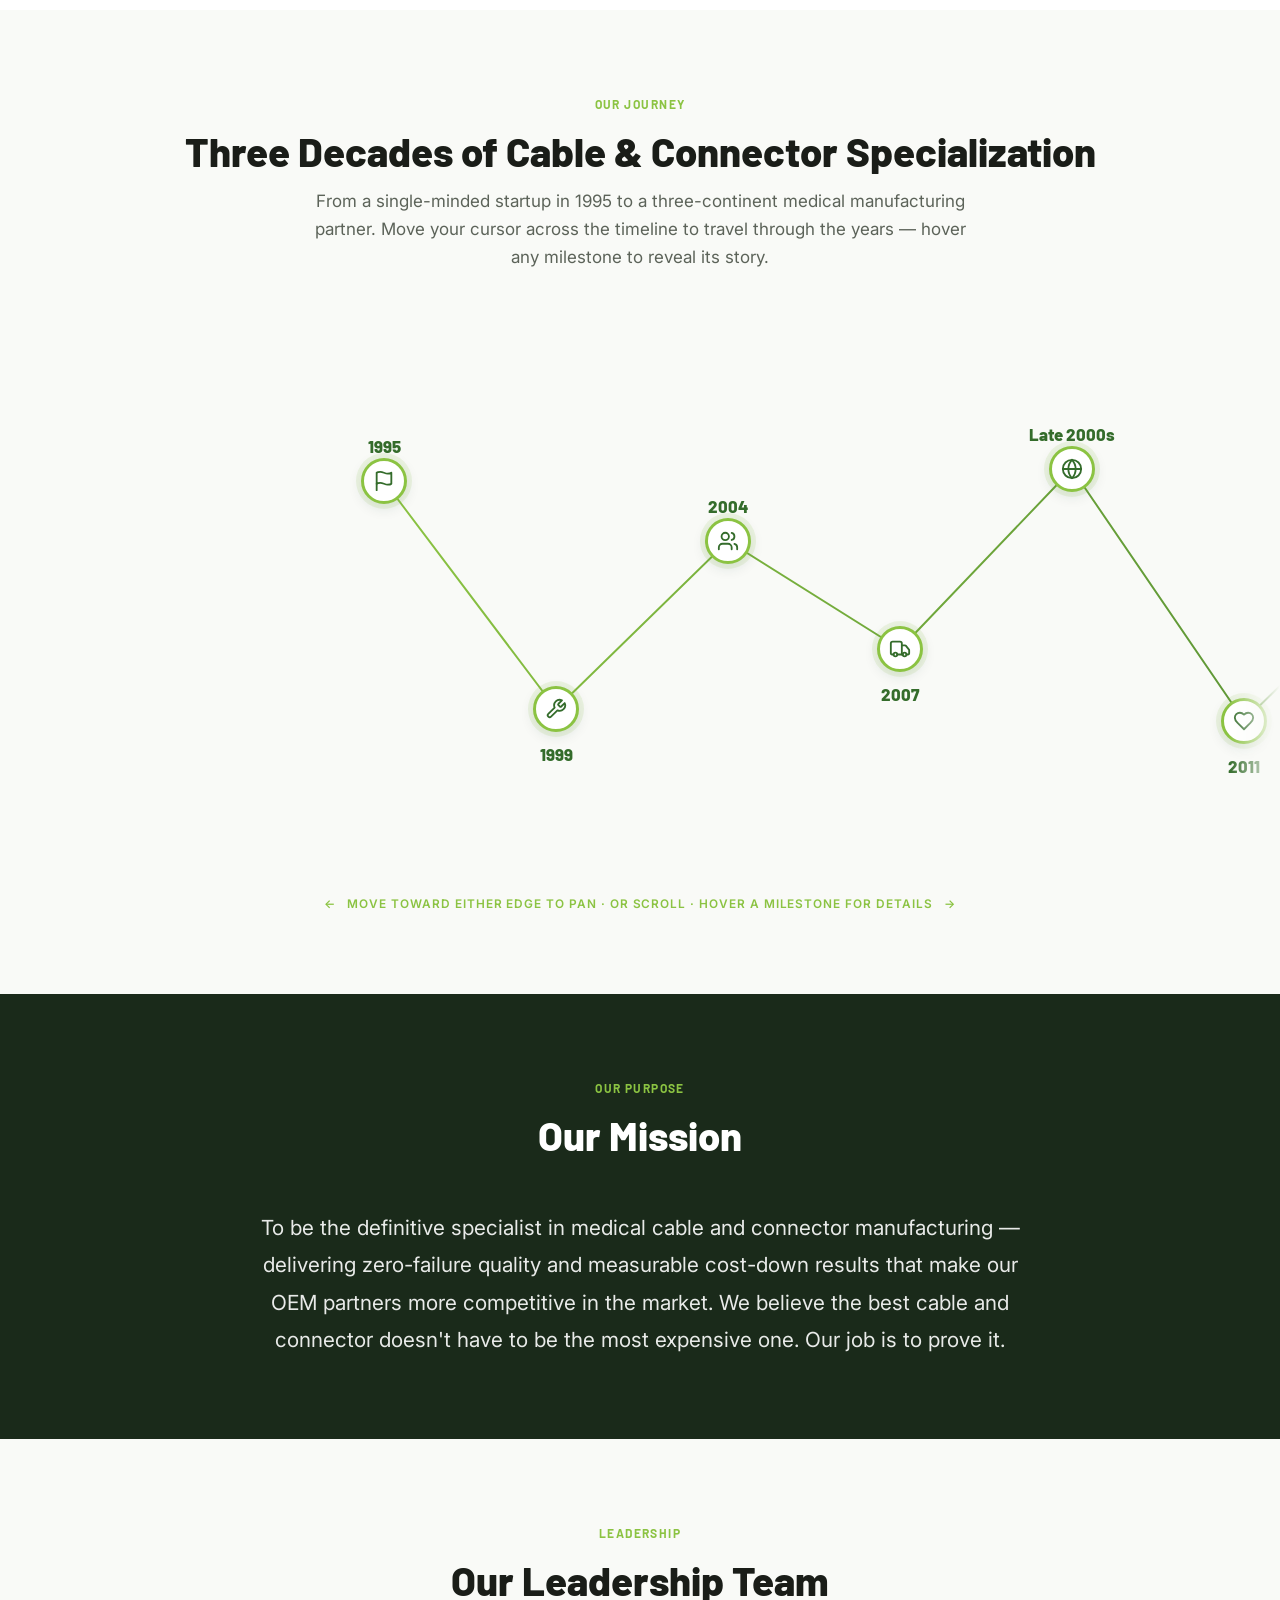
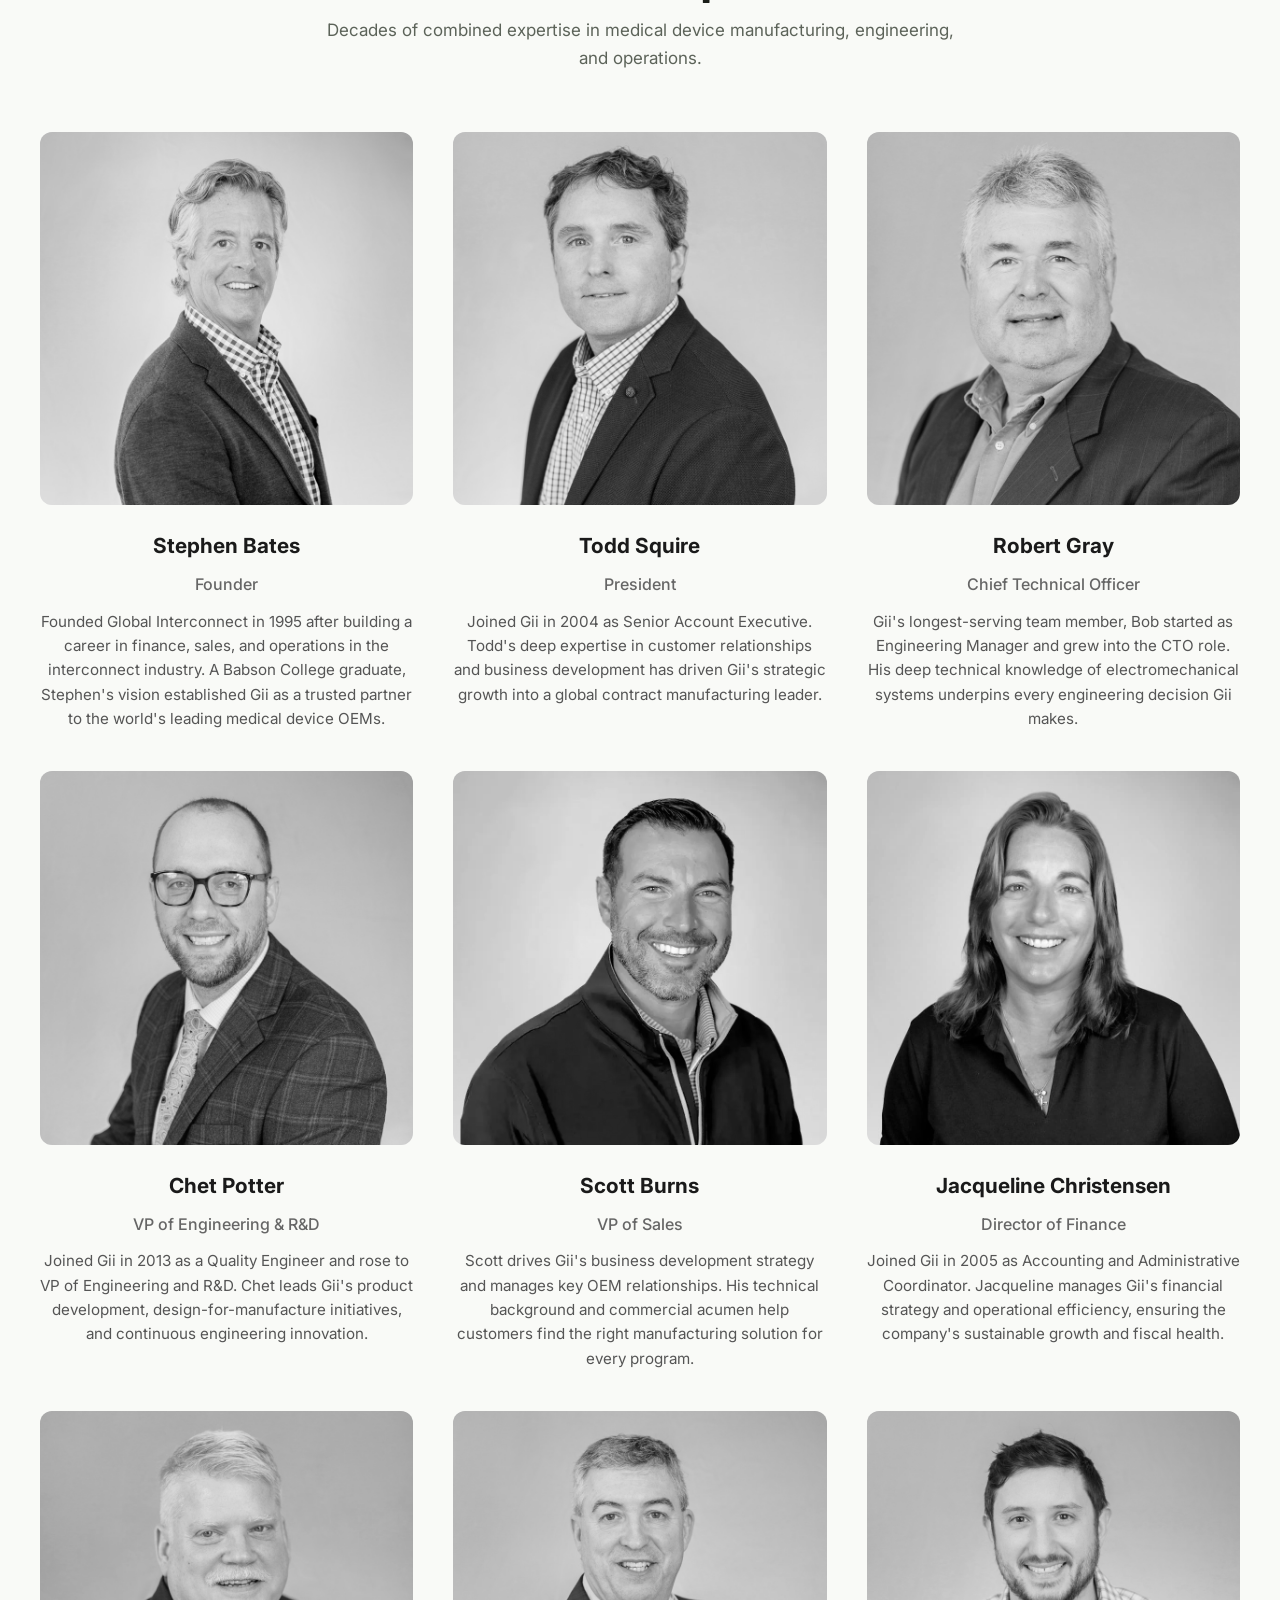
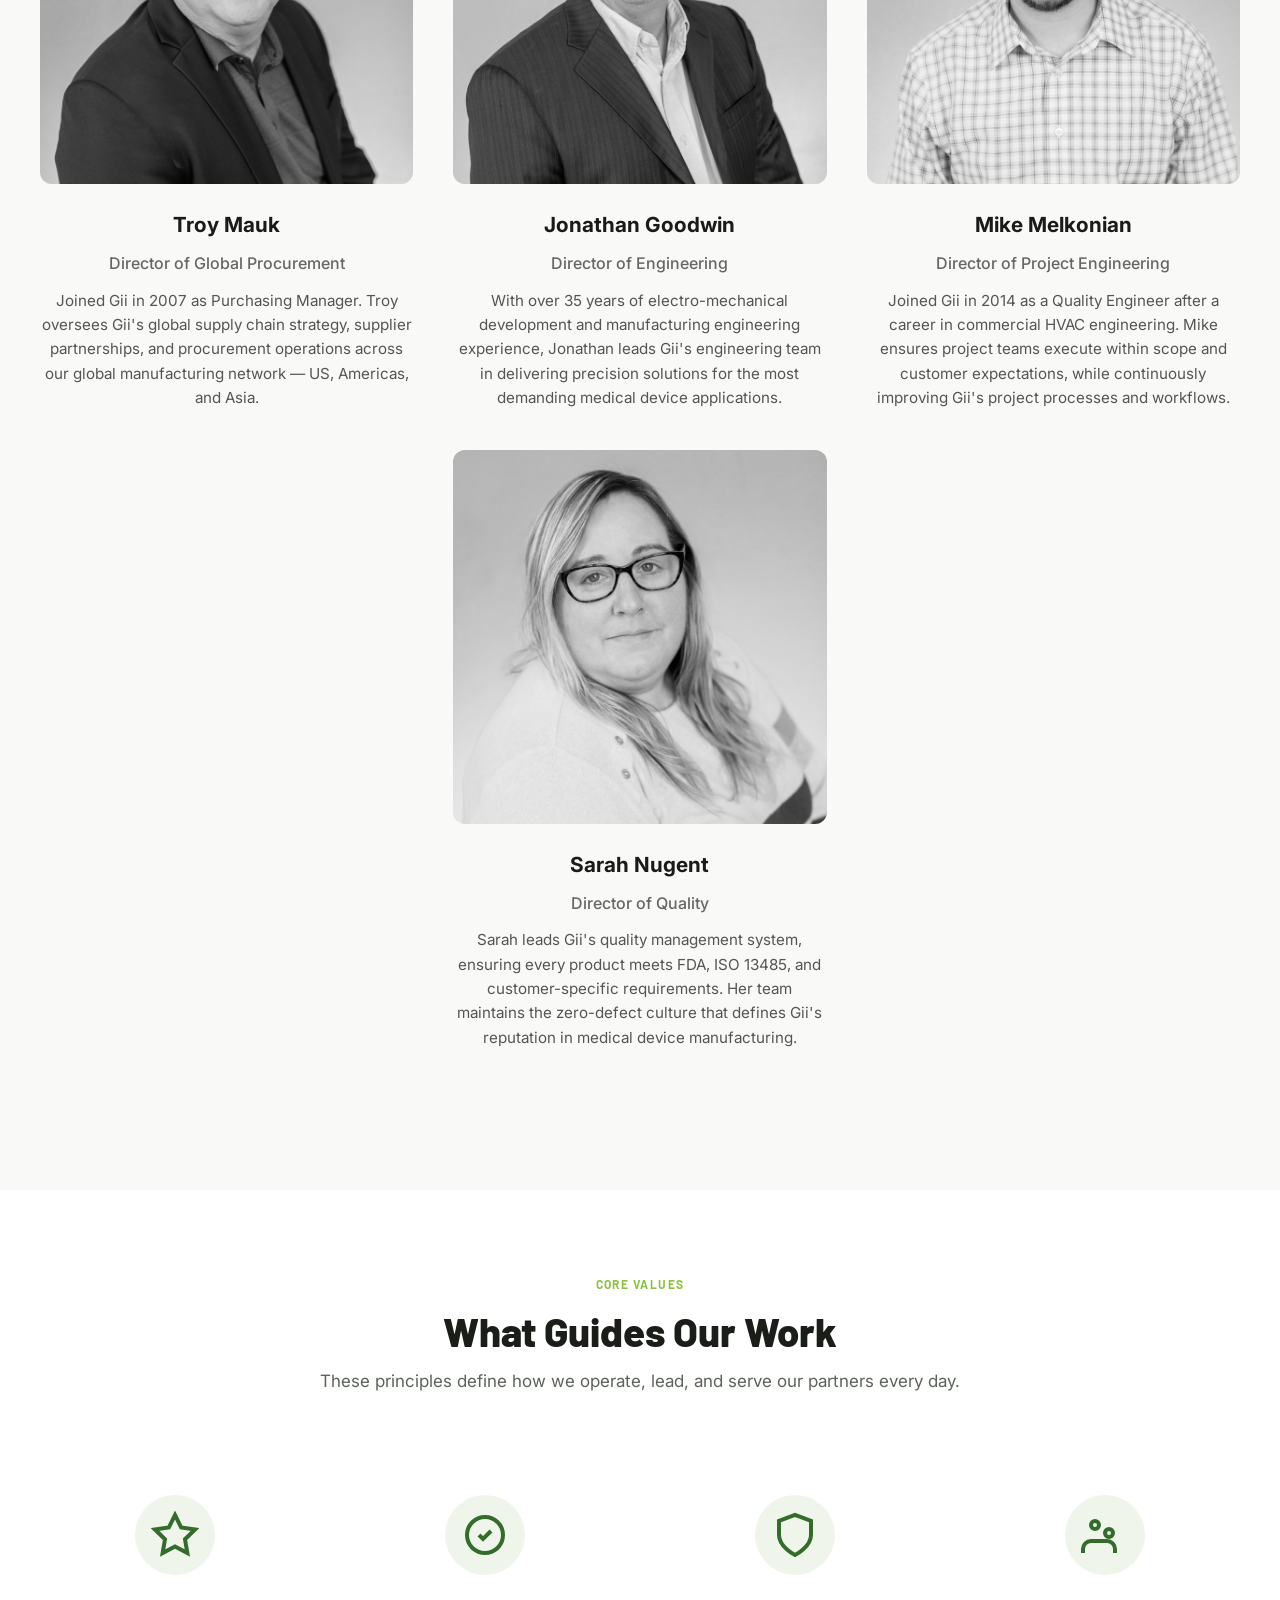
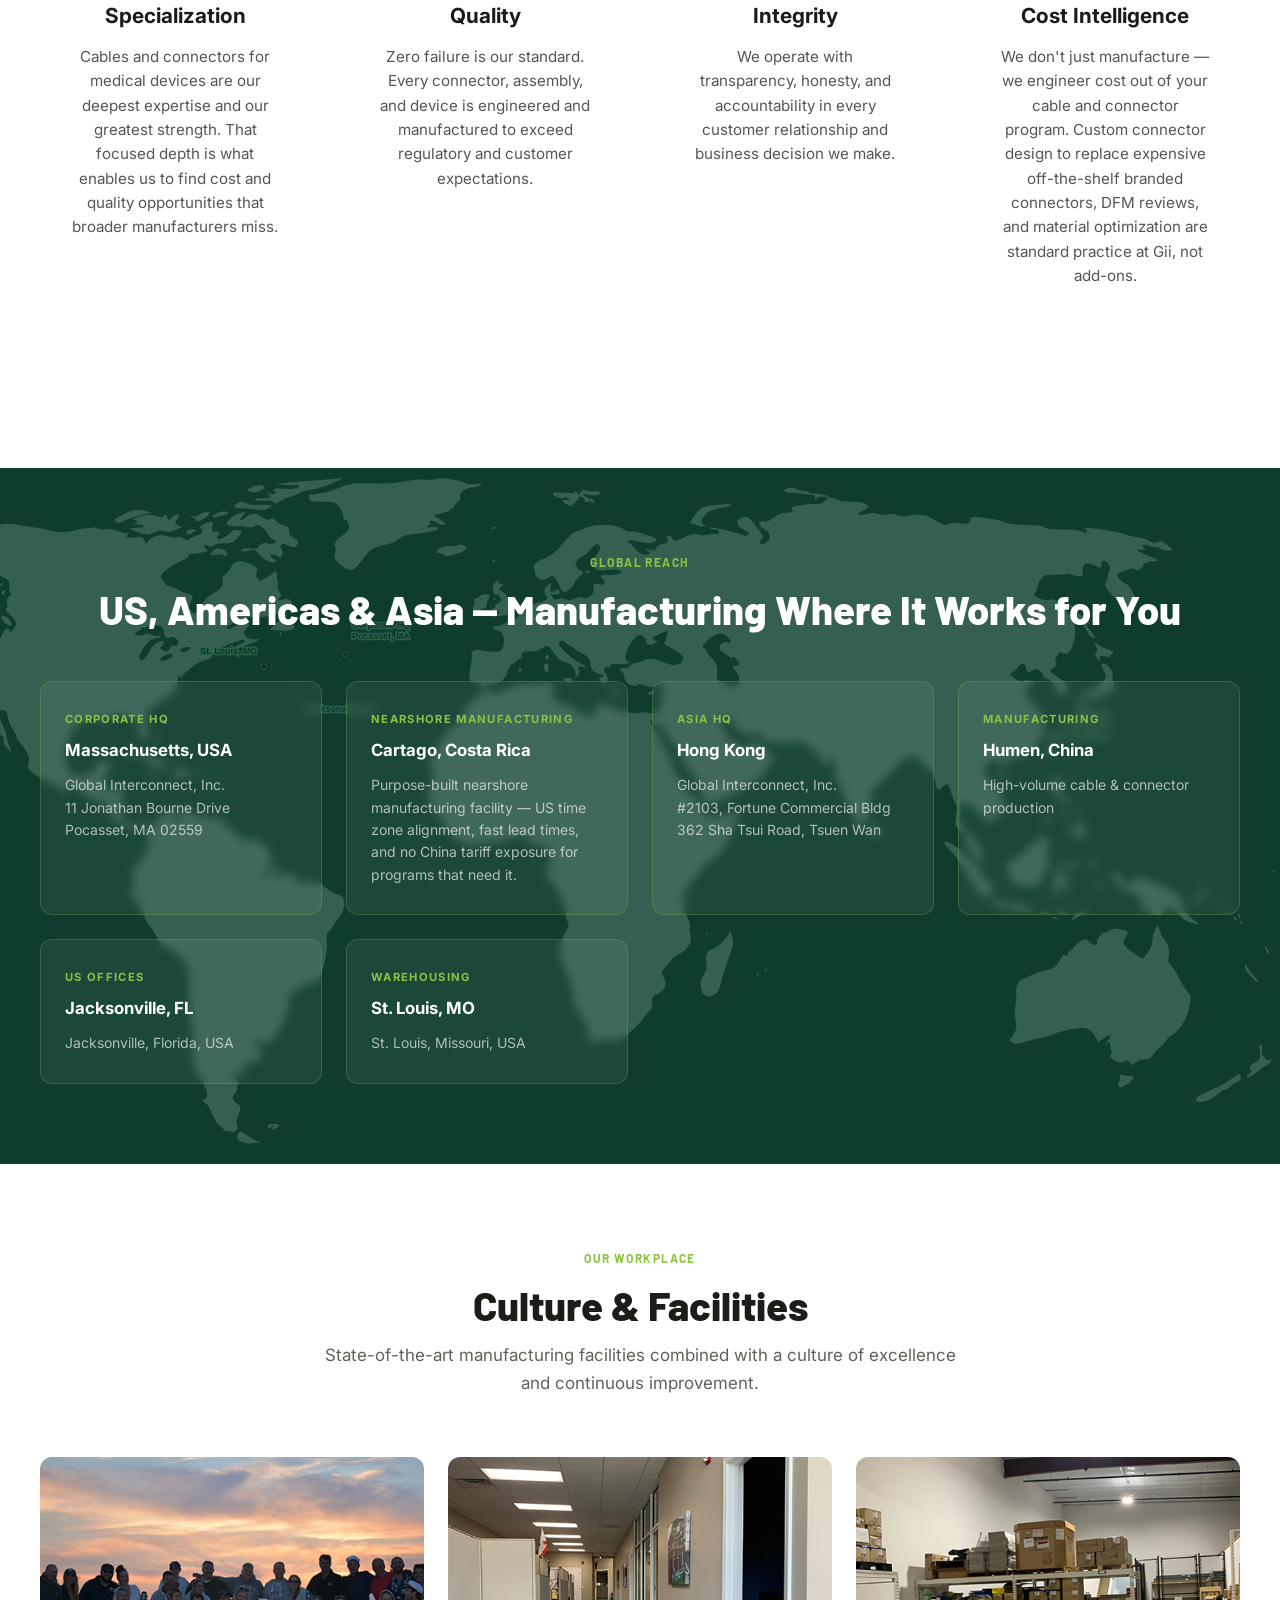
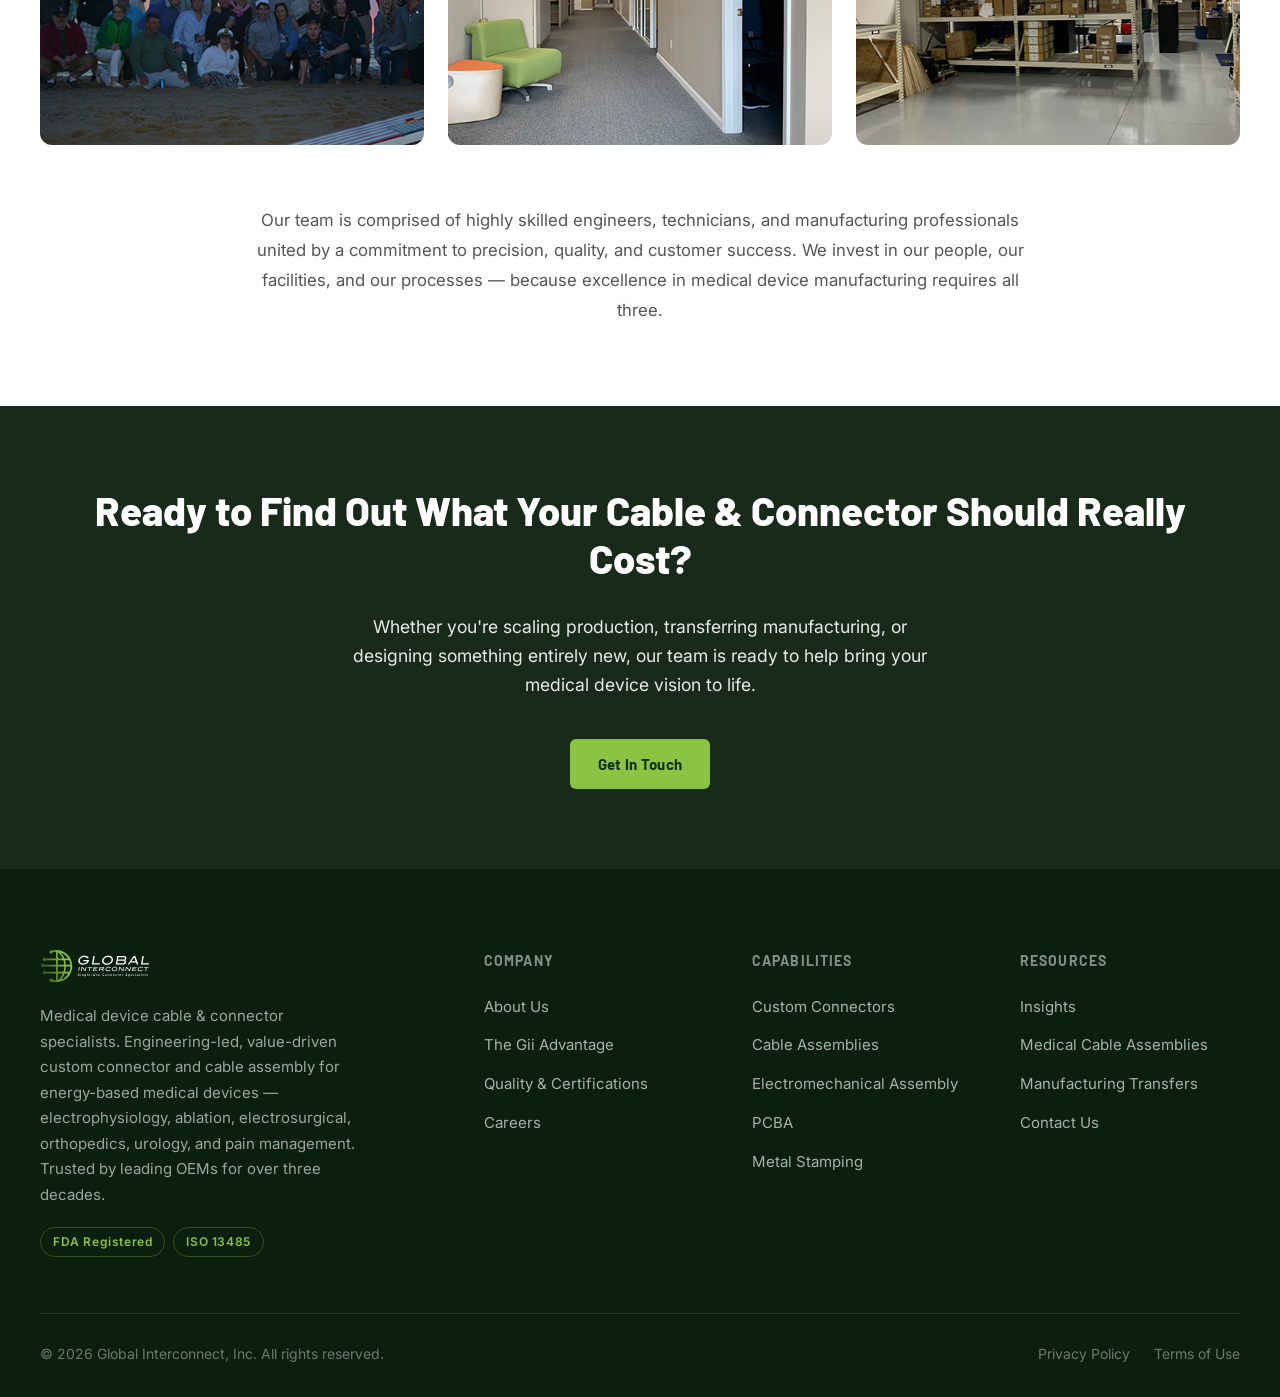
<file: about.html>
<!DOCTYPE html>
<html lang="en">
<head>
  <meta charset="UTF-8" />
  <meta name="viewport" content="width=device-width, initial-scale=1.0" />
  <meta name="description" content="About Global Interconnect, Inc. (Gii) — engineering-led cable &amp; connector specialists for energy-based medical devices spanning electrophysiology, ablation, electrosurgical, orthopedics, urology, and pain management. 30+ years, FDA-registered, ISO 13485 certified." />
  <title>About Us | Global Interconnect, Inc. | Medical Device Cable &amp; Connector Specialists</title>
  <!-- Open Graph -->
  <meta property="og:type"        content="website" />
  <meta property="og:site_name"   content="Global Interconnect, Inc." />
  <meta property="og:url"         content="https://www.globalinterconnect.com/about/" />
  <meta property="og:title"       content="About Gii | Medical Device Cable &amp; Connector Specialists" />
  <meta property="og:description" content="Engineering-led cable &amp; connector specialists for energy-based medical devices — electrophysiology, ablation, electrosurgical, orthopedics, urology, and pain management. 30+ years, FDA-registered, ISO 13485." />
  <meta property="og:image"       content="https://www.globalinterconnect.com/assets/images/team/facility-1.jpg" />
  <!-- Twitter Card -->
  <meta name="twitter:card"        content="summary_large_image" />
  <meta name="twitter:title"       content="About Gii | Medical Device Cable &amp; Connector Specialists" />
  <meta name="twitter:description" content="Engineering-led custom cable &amp; connector sub-assemblies for energy-based medical devices. FDA-registered, ISO 13485. US, Costa Rica, and Asia." />
  <link rel="icon" type="image/png" href="assets/images/favicon.png" />
  <link rel="stylesheet" href="assets/css/style.css" />
  <link rel="preconnect" href="https://fonts.googleapis.com" />
  <link rel="preconnect" href="https://fonts.gstatic.com" crossorigin />
  <link href="https://fonts.googleapis.com/css2?family=Inter:wght@300;400;500;600;700;800&family=Barlow:wght@400;500;600;700;800&display=swap" rel="stylesheet" />

  <style>
    /* ===== ABOUT PAGE HERO BANNER ===== */
    .about-hero {
      position: relative;
      min-height: 500px;
      display: flex;
      align-items: center;
      justify-content: center;
      text-align: center;
      color: white;
      overflow: hidden;
    }

    .about-hero::before {
      content: "";
      position: absolute;
      top: 0;
      left: 0;
      right: 0;
      bottom: 0;
      background: url("assets/images/team/company-action.jpg") center / cover no-repeat;
      background-attachment: fixed;
      z-index: 0;
    }

    .about-hero::after {
      content: "";
      position: absolute;
      top: 0;
      left: 0;
      right: 0;
      bottom: 0;
      background: linear-gradient(135deg, rgba(52, 100, 43, 0.85), rgba(52, 100, 43, 0.75));
      z-index: 1;
    }

    .about-hero-content {
      position: relative;
      z-index: 2;
      max-width: 800px;
      padding: 80px 40px;
    }

    .about-hero h1 {
      font-size: clamp(2.5rem, 8vw, 4rem);
      font-weight: 800;
      margin-bottom: 20px;
      line-height: 1.2;
    }

    .about-hero .subtitle {
      font-size: clamp(1.1rem, 3vw, 1.5rem);
      font-weight: 400;
      opacity: 0.95;
      line-height: 1.6;
    }

    /* ===== LEADERSHIP TEAM GRID ===== */
    .team-grid {
      display: grid;
      grid-template-columns: repeat(3, 1fr);
      gap: 40px;
      margin: 60px 0;
    }

    /* Center the lone last card (Sarah) */
    .team-grid .team-card:last-child:nth-child(3n + 1) {
      grid-column: 2 / 3;
    }

    .team-card {
      text-align: center;
      transition: transform 0.3s ease, box-shadow 0.3s ease;
    }

    .team-card:hover {
      transform: translateY(-8px);
    }

    .team-card-img {
      width: 100%;
      aspect-ratio: 1;
      border-radius: 12px;
      overflow: hidden;
      margin-bottom: 24px;
      background: #f0f0f0;
    }

    .team-card-img img {
      width: 100%;
      height: 100%;
      filter: grayscale(100%);
      object-fit: cover;
    }

    .team-card h3 {
      font-size: 1.3rem;
      font-weight: 700;
      margin-bottom: 8px;
      color: #1a1a1a;
    }

    .team-card .title {
      font-size: 1rem;
      color: #666;
      font-weight: 500;
      margin-bottom: 12px;
    }

    .team-card .bio {
      font-size: 0.95rem;
      color: #555;
      line-height: 1.6;
    }

    /* ===== VALUES ICON GRID ===== */
    .values-grid {
      display: grid;
      grid-template-columns: repeat(auto-fit, minmax(240px, 1fr));
      gap: 40px;
      margin: 60px 0;
    }

    .value-card {
      text-align: center;
      padding: 40px 30px;
    }

    .value-card-icon {
      width: 80px;
      height: 80px;
      margin: 0 auto 24px;
      display: flex;
      align-items: center;
      justify-content: center;
      background: #f0f5eb;
      border-radius: 50%;
    }

    .value-card-icon svg {
      width: 48px;
      height: 48px;
      color: #346c2b;
    }

    .value-card h3 {
      font-size: 1.3rem;
      font-weight: 700;
      margin-bottom: 12px;
      color: #1a1a1a;
    }

    .value-card p {
      font-size: 0.95rem;
      color: #555;
      line-height: 1.6;
    }

    /* ===== COMPANY PHOTOS GRID ===== */
    .company-photos {
      display: grid;
      grid-template-columns: repeat(auto-fit, minmax(300px, 1fr));
      gap: 24px;
      margin: 60px 0;
    }

    .photo-item {
      border-radius: 12px;
      overflow: hidden;
      aspect-ratio: 4 / 3;
      background: #f0f0f0;
    }

    .photo-item img {
      width: 100%;
      height: 100%;
      object-fit: cover;
      transition: transform 0.3s ease;
    }

    .photo-item:hover img {
      transform: scale(1.05);
    }

    /* ===== SECTION PADDING & STYLING ===== */
    .about-section {
      padding: 80px 0;
    }

    .about-section.bg-light {
      background-color: #f9faf7;
    }

    .about-section.bg-dark {
      background-color: #1a2a1a;
      color: white;
    }

    .about-section.bg-dark .section-title {
      color: white;
    }

    .about-section.bg-dark p {
      color: rgba(255, 255, 255, 0.9);
    }

    /* ===== STORY & MISSION BLOCKS ===== */
    .story-text, .mission-text {
      font-size: 1.05rem;
      line-height: 1.8;
      color: #333;
      margin-bottom: 20px;
    }

    /* Refined "Our Story" typography */
    .story-text {
      max-width: 768px;
      margin-left: auto;
      margin-right: auto;
    }
    .story-text p {
      color: #3c4a3c;
      margin-bottom: 1.4rem;
    }
    .story-text p:last-child { margin-bottom: 0; }

    .story-text .lead {
      font-size: 1.28rem;
      line-height: 1.7;
      font-weight: 500;
      color: #1d2a1a;
      margin-bottom: 1.6rem;
    }
    .story-text .lead::first-letter {
      float: left;
      font-family: 'Barlow', sans-serif;
      font-size: 4rem;
      line-height: 0.78;
      font-weight: 800;
      color: #346c2b;
      margin: 8px 14px 0 0;
    }
    .story-text .accent {
      color: #346c2b;
      font-weight: 600;
    }

    @media (max-width: 600px) {
      .story-text .lead { font-size: 1.15rem; }
      .story-text .lead::first-letter { font-size: 3.2rem; margin-right: 10px; }
    }

    .story-highlights, .mission-highlights {
      display: grid;
      grid-template-columns: repeat(3, 1fr);
      gap: 30px;
      margin: 40px 0;
    }

    @media (max-width: 820px) {
      .story-highlights, .mission-highlights { grid-template-columns: repeat(2, 1fr); }
    }

    @media (max-width: 520px) {
      .story-highlights, .mission-highlights { grid-template-columns: 1fr; }
    }

    .highlight-item {
      padding: 20px;
      background: #f0f5eb;
      border-radius: 8px;
      border-left: 4px solid #8BC342;
    }

    .highlight-item strong {
      color: #346c2b;
      font-size: 1.1rem;
      display: block;
      margin-bottom: 8px;
    }

    .highlight-item span {
      color: #555;
      font-size: 0.95rem;
    }

    /* ===== GLOBAL PRESENCE MAP ===== */
    .locations-section {
      background: #0e3d2e;
      padding: 80px 0;
    }

    .locations-grid {
      display: grid;
      grid-template-columns: 1fr 1.6fr;
      gap: 60px;
      align-items: center;
    }

    .locations-text .section-eyebrow { color: #8BC342; }
    .locations-text h2 { color: #fff; margin-bottom: 2rem; }

    .location-block { margin-bottom: 2rem; }
    .location-block h3 {
      font-family: 'Barlow', sans-serif;
      font-size: 1.1rem;
      font-weight: 700;
      color: #8BC342;
      margin-bottom: .2rem;
    }
    .location-block h4 {
      font-family: 'Barlow', sans-serif;
      font-size: 1.2rem;
      font-weight: 700;
      color: #fff;
      margin-bottom: .4rem;
    }
    .location-block p,
    .location-block li {
      color: rgba(255,255,255,.7);
      font-size: .9375rem;
      line-height: 1.6;
    }
    .location-block ul {
      list-style: none;
      padding: 0;
    }
    .location-block ul li::before {
      content: '▪ ';
      color: #8BC342;
      font-weight: bold;
    }

    .map-container {
      border-radius: 12px;
      overflow: hidden;
    }

    .map-img {
      width: 100%;
      height: auto;
      display: block;
    }

    @media (max-width: 900px) {
      .locations-grid { grid-template-columns: 1fr; }
    }

    /* ===== RESPONSIVE ===== */
    @media (max-width: 768px) {
      .about-hero-content {
        padding: 60px 30px;
      }

      .about-hero h1 {
        font-size: 2rem;
      }

      .team-grid {
        grid-template-columns: 1fr;
        gap: 30px;
      }

      .values-grid {
        grid-template-columns: 1fr;
        gap: 30px;
      }

      .company-photos {
        grid-template-columns: 1fr;
        gap: 16px;
      }

      .about-section {
        padding: 60px 0;
      }
    }

    /* ===== ACTIVE NAV LINK ===== */
    .nav-links li a.active {
      position: relative;
      color: #8BC342;
    }

    .nav-links li a.active::after {
      content: "";
      position: absolute;
      bottom: -8px;
      left: 0;
      right: 0;
      height: 3px;
      background-color: #8BC342;
      border-radius: 2px;
    }
  </style>
</head>
<body>

  <!-- ===== NAVIGATION ===== -->
  <header class="site-header" id="site-header">
    <nav class="nav-container">
      <a href="index.html" class="nav-logo">
        <img src="assets/images/logos/logo-white.svg" alt="Global Interconnect, Inc." class="logo-img" />
      </a>

      <button class="nav-toggle" id="nav-toggle" aria-label="Toggle navigation">
        <span></span><span></span><span></span>
      </button>

      <ul class="nav-links" id="nav-links">
        <li><a href="index.html">Home</a></li>
        <li><a href="about.html" class="active">About Us</a></li>
        <li><a href="capabilities.html">Capabilities</a></li>
        <li><a href="expertise.html">Expertise</a></li>
        <li><a href="devices.html">Devices</a></li>
        <li><a href="insights.html">Insights</a></li>
        <li><a href="faq.html">FAQ</a></li>
        <li><a href="quote.html" class="nav-cta">Get a Quote</a></li>
      </ul>
    </nav>
  </header>

  <!-- ===== ABOUT HERO BANNER ===== -->
  <section class="about-hero">
    <div class="about-hero-content">
      <h1>Medical Device Cable &amp; Connector Specialists</h1>
      <p class="subtitle">Engineering-led. Value-driven. 30+ years specializing in energy-based medical devices.</p>
    </div>
  </section>

  <!-- ===== OUR STORY ===== -->
  <section class="about-section">
    <div class="container">
      <div class="section-header" style="text-align: center; margin-bottom: 50px;">
        <span class="section-eyebrow">Our Foundation</span>
        <h2 class="section-title">Why We Chose to Specialize</h2>
      </div>

      <div class="story-text">
        <p class="lead">Global Interconnect, Inc. (Gii) was founded in 1995 in Pocasset, Massachusetts by industry veterans who saw a gap the market wasn't filling: medical device OEMs needed a manufacturing partner that was a <span class="accent">genuine expert in cables and connectors</span> — not a generalist who happened to build them. That singular focus has guided every decision we've made since day one.</p>

        <p>While broad-based contract manufacturers spread their capabilities wide, Gii made a deliberate choice to <span class="accent">go deep</span> — building its engineering culture and supply chain with cables and connectors at the center. That specialization, combined with our global manufacturing footprint across the US, Americas, and Asia — including a nearshore facility in Cartago, Costa Rica — is what allows us to find solutions that other manufacturers simply cannot offer. Today, our 1.5 million square feet of production capacity, 15,000 square feet of ISO 8 clean room, and FDA registration and ISO 13485 certification support a comprehensive range of medical device manufacturing programs — with cable and connector programs as the <span class="accent">cornerstone of everything we do</span>.</p>
      </div>

      <div class="story-highlights">
        <div class="highlight-item">
          <strong>30+ Years</strong>
          <span>Combined leadership experience in medical device manufacturing</span>
        </div>
        <div class="highlight-item">
          <strong>Founded 1995</strong>
          <span>Pocasset, Massachusetts</span>
        </div>
        <div class="highlight-item">
          <strong>1.5M Sq Ft</strong>
          <span>Global manufacturing footprint</span>
        </div>
        <div class="highlight-item">
          <strong>15K Sq Ft</strong>
          <span>ISO 8 Clean Room Capacity</span>
        </div>
        <div class="highlight-item">
          <strong>FDA Registered</strong>
          <span>Medical Device Establishment</span>
        </div>
        <div class="highlight-item">
          <strong>ISO 13485 Certified</strong>
          <span>Quality Management Certification</span>
        </div>
      </div>
    </div>
  </section>

  <!-- ===== OUR JOURNEY (INTERACTIVE TIMELINE) ===== -->
  <section class="about-section bg-light tl-h-section" id="our-journey">
    <style>
      /* ===== HORIZONTAL "MOUNTAIN RANGE" TIMELINE ===== */
      .tl-h-section .section-header { text-align:center; margin-bottom:18px; }

      .tl-h-viewport {
        position: relative;
        width: 100%;
        height: 600px;
        overflow: hidden;
        cursor: ew-resize;
        -webkit-mask-image: linear-gradient(90deg, transparent 0, #000 4%, #000 96%, transparent 100%);
                mask-image: linear-gradient(90deg, transparent 0, #000 4%, #000 96%, transparent 100%);
      }
      .tl-h-track {
        position: relative;
        height: 100%;
        white-space: nowrap;
        will-change: transform;
        padding: 0 80px;
      }
      /* vertical spine only used on mobile */
      .tl-h-track::before { content:""; display:none; }

      /* SVG connecting line (mountain range) */
      .tl-h-line {
        position: absolute;
        top: 0; left: 0;
        z-index: 1;
        pointer-events: none;
        overflow: visible;
      }

      .tl-h-item {
        position: relative;
        display: inline-block;
        vertical-align: top;
        width: 168px;
        height: 100%;
        white-space: normal;
        text-align: center;
        outline: none;
      }
      .tl-h-item.lvl-up   { --y: 40%; }
      .tl-h-item.lvl-down { --y: 66%; }

      /* node with icon */
      .tl-h-node {
        position: absolute;
        top: var(--y);
        left: 50%;
        width: 46px; height: 46px;
        transform: translate(-50%, -50%);
        border-radius: 50%;
        background: #fff;
        border: 3px solid #8BC342;
        box-shadow: 0 4px 14px rgba(14,61,46,0.12), 0 0 0 5px rgba(139,195,66,0.12);
        display: flex; align-items: center; justify-content: center;
        z-index: 3;
        transition: transform 0.25s ease, background 0.25s ease, border-color 0.25s ease, box-shadow 0.25s ease;
      }
      .tl-h-node svg {
        width: 22px; height: 22px;
        fill: none; stroke: #346c2b; stroke-width: 2;
        stroke-linecap: round; stroke-linejoin: round;
        transition: stroke 0.25s ease;
      }

      .tl-h-year {
        position: absolute;
        left: 0; right: 0;
        text-align: center;
        font-family: 'Barlow', sans-serif;
        font-weight: 800;
        font-size: 1.05rem;
        color: #346c2b;
        z-index: 2;
        transition: color 0.25s ease;
      }
      .lvl-up   .tl-h-year { top: calc(var(--y) - 48px); }
      .lvl-down .tl-h-year { top: calc(var(--y) + 32px); }

      /* expanding card (hover only) */
      .tl-h-card {
        position: absolute;
        left: 50%;
        width: 300px;
        background: #fff;
        border-radius: 12px;
        border: 1px solid #eef1ea;
        box-shadow: 0 16px 38px rgba(14,61,46,0.18);
        padding: 18px 20px;
        text-align: left;
        opacity: 0; visibility: hidden; pointer-events: none;
        transform: translateX(-50%);
        translate: 0 8px;
        transition: opacity 0.28s ease, translate 0.28s ease, visibility 0.28s;
        z-index: 5;
      }
      .lvl-up   .tl-h-card { top: calc(var(--y) + 40px); border-top: 4px solid #346c2b; }
      .lvl-down .tl-h-card { bottom: calc(100% - var(--y) + 40px); border-bottom: 4px solid #346c2b; }

      .tl-h-card::after {
        content: "";
        position: absolute;
        left: 50%;
        transform: translateX(-50%) rotate(45deg);
        width: 14px; height: 14px;
        background: #fff;
      }
      .lvl-up   .tl-h-card::after { top: -8px; border-left: 1px solid #eef1ea; border-top: 1px solid #eef1ea; }
      .lvl-down .tl-h-card::after { bottom: -8px; border-right: 1px solid #eef1ea; border-bottom: 1px solid #eef1ea; }

      /* edge alignment so cards never clip */
      .tl-h-item.align-start .tl-h-card { left: 0;   transform: translateX(0); }
      .tl-h-item.align-end   .tl-h-card { left: auto; right: 0; transform: translateX(0); }
      .tl-h-item.align-start .tl-h-card::after { left: 28px; transform: rotate(45deg); }
      .tl-h-item.align-end   .tl-h-card::after { left: auto; right: 28px; transform: rotate(45deg); }

      .tl-h-year-badge {
        display:inline-block; font-family:'Barlow',sans-serif; font-weight:800;
        font-size:.8rem; letter-spacing:.04em; color:#fff; background:#346c2b;
        padding:3px 12px; border-radius:20px; margin-bottom:9px;
      }
      .tl-h-card-title { font-family:'Barlow',sans-serif; font-size:1.05rem; font-weight:700; color:#1a2a1a; margin:0 0 7px; line-height:1.3; }
      .tl-h-card-detail { font-size:.85rem; color:#444; line-height:1.6; margin:0; }

      /* hover / focus reveal */
      .tl-h-item:hover .tl-h-node,
      .tl-h-item:focus-within .tl-h-node {
        transform: translate(-50%,-50%) scale(1.14);
        background:#346c2b; border-color:#346c2b;
        box-shadow:0 8px 22px rgba(14,61,46,0.24), 0 0 0 6px rgba(52,108,43,0.18);
      }
      .tl-h-item:hover .tl-h-node svg,
      .tl-h-item:focus-within .tl-h-node svg { stroke:#fff; }
      .tl-h-item:hover .tl-h-year,
      .tl-h-item:focus-within .tl-h-year { color:#1a2a1a; }
      .tl-h-item:hover .tl-h-card,
      .tl-h-item:focus-within .tl-h-card {
        opacity:1; visibility:visible; translate:0 0;
      }

      .tl-h-viewport.is-panning .tl-h-card { opacity:0 !important; visibility:hidden !important; }

      .tl-h-today .tl-h-node { background:#8BC342; border-color:#346c2b; }
      .tl-h-today .tl-h-node svg { stroke:#fff; }

      .tl-h-scrollhint {
        text-align:center; margin-top:6px;
        font-size:.74rem; letter-spacing:.08em; text-transform:uppercase;
        color:#8BC342; font-weight:600;
      }

      /* ===== MOBILE / TABLET: revert to vertical ===== */
      @media (max-width: 820px) {
        .tl-h-scrollhint { display:none; }
        .tl-h-line { display:none !important; }
        .tl-h-viewport {
          height:auto; overflow:visible; cursor:auto;
          -webkit-mask-image:none; mask-image:none;
        }
        .tl-h-track {
          transform:none !important; white-space:normal; padding:10px 0 0; height:auto;
        }
        .tl-h-track::before {
          display:block; position:absolute; top:0; bottom:0; left:24px;
          width:4px; height:auto; border-radius:4px;
          background:linear-gradient(180deg,#8BC342 0%,#346c2b 100%);
        }
        .tl-h-item, .tl-h-item.lvl-up, .tl-h-item.lvl-down {
          display:block; width:100%; height:auto; text-align:left;
          padding:0 0 30px 60px; --y:0;
        }
        .tl-h-node { top:4px; left:3px; transform:none; width:40px; height:40px; }
        .tl-h-item:hover .tl-h-node, .tl-h-item:focus-within .tl-h-node { transform:scale(1.08); }
        .tl-h-year, .lvl-up .tl-h-year, .lvl-down .tl-h-year {
          position:static; text-align:left; font-size:1rem; margin-bottom:4px;
        }
        .tl-h-card, .lvl-up .tl-h-card, .lvl-down .tl-h-card {
          position:static; opacity:1; visibility:visible; pointer-events:auto;
          transform:none !important; translate:none !important; width:auto;
          top:auto; bottom:auto; margin-top:6px;
          box-shadow:0 4px 16px rgba(14,61,46,0.08);
          border:1px solid #eef1ea; border-left:4px solid #346c2b;
        }
        .tl-h-card::after { display:none; }
        .tl-h-card-detail { font-size:.9rem; }
      }
    </style>

    <div class="container">
      <div class="section-header">
        <span class="section-eyebrow">Our Journey</span>
        <h2 class="section-title">Three Decades of Cable &amp; Connector Specialization</h2>
        <p class="section-desc">From a single-minded startup in 1995 to a three-continent medical manufacturing partner. Move your cursor across the timeline to travel through the years — hover any milestone to reveal its story.</p>
      </div>
    </div>

    <div class="tl-h-viewport" id="tlViewport" aria-label="Company history timeline">
      <div class="tl-h-track" id="tlTrack">
        <svg class="tl-h-line" id="tlLine" preserveAspectRatio="none" xmlns="http://www.w3.org/2000/svg">
          <defs>
            <linearGradient id="tlGrad" x1="0" y1="0" x2="1" y2="0">
              <stop offset="0" stop-color="#8BC342"/>
              <stop offset="1" stop-color="#346c2b"/>
            </linearGradient>
          </defs>
          <polyline id="tlPoly" fill="none" stroke="url(#tlGrad)" stroke-width="2"
                    stroke-linecap="round" stroke-linejoin="round"/>
        </svg>
        <div class="tl-h-item lvl-up" style="--y: 32%" tabindex="0">
          <div class="tl-h-card">
            <span class="tl-h-year-badge">1995</span>
            <h3 class="tl-h-card-title">A Specialist Is Born</h3>
            <p class="tl-h-card-detail">After a career spanning commercial lending, finance, sales, and operations in the interconnect industry, Babson College graduate Stephen Bates makes a deliberate bet: rather than be a generalist contract manufacturer, Gii would go deep on the one thing OEMs struggled to source well — custom cables and connectors. That focused identity has guided every decision since.</p>
          </div>
          <span class="tl-h-node"><svg viewBox="0 0 24 24" aria-hidden="true"><path d="M4 15s1-1 4-1 5 2 8 2 4-1 4-1V3s-1 1-4 1-5-2-8-2-4 1-4 1z"/><line x1="4" y1="22" x2="4" y2="15"/></svg></span>
          <span class="tl-h-year">1995</span>
        </div>
        <div class="tl-h-item lvl-down" style="--y: 70%" tabindex="0">
          <div class="tl-h-card">
            <span class="tl-h-year-badge">1999</span>
            <h3 class="tl-h-card-title">Building Engineering Depth</h3>
            <p class="tl-h-card-detail">Gii's longest-serving team member, Bob would go on to become Chief Technology Officer. His arrival anchored the company's electromechanical engineering discipline — the technical backbone that lets Gii design custom connectors and assemblies rather than simply build to print.</p>
          </div>
          <span class="tl-h-node"><svg viewBox="0 0 24 24" aria-hidden="true"><path d="M14.7 6.3a1 1 0 0 0 0 1.4l1.6 1.6a1 1 0 0 0 1.4 0l3.77-3.77a6 6 0 0 1-7.94 7.94l-6.91 6.91a2.12 2.12 0 0 1-3-3l6.91-6.91a6 6 0 0 1 7.94-7.94l-3.76 3.76z"/></svg></span>
          <span class="tl-h-year">1999</span>
        </div>
        <div class="tl-h-item lvl-up" style="--y: 42%" tabindex="0">
          <div class="tl-h-card">
            <span class="tl-h-year-badge">2004</span>
            <h3 class="tl-h-card-title">Deepening OEM Partnerships</h3>
            <p class="tl-h-card-detail">As demand from medical device OEMs grew, Gii invested in the commercial relationships that would carry it from a regional New England shop toward a global manufacturing partner — building the long-term, consultative customer model the company is known for today.</p>
          </div>
          <span class="tl-h-node"><svg viewBox="0 0 24 24" aria-hidden="true"><path d="M16 21v-2a4 4 0 0 0-4-4H6a4 4 0 0 0-4 4v2"/><circle cx="9" cy="7" r="4"/><path d="M22 21v-2a4 4 0 0 0-3-3.87"/><path d="M16 3.13a4 4 0 0 1 0 7.75"/></svg></span>
          <span class="tl-h-year">2004</span>
        </div>
        <div class="tl-h-item lvl-down" style="--y: 60%" tabindex="0">
          <div class="tl-h-card">
            <span class="tl-h-year-badge">2007</span>
            <h3 class="tl-h-card-title">A Global Supply Chain</h3>
            <p class="tl-h-card-detail">With purpose-built procurement leadership in place, Gii extended its sourcing and logistics across borders — laying the groundwork for the global manufacturing network that lets the company match each program to the right facility and cost structure.</p>
          </div>
          <span class="tl-h-node"><svg viewBox="0 0 24 24" aria-hidden="true"><path d="M14 18V6a2 2 0 0 0-2-2H4a2 2 0 0 0-2 2v11a1 1 0 0 0 1 1h2"/><path d="M15 18H9"/><path d="M19 18h2a1 1 0 0 0 1-1v-3.65a1 1 0 0 0-.22-.62l-3.48-4.35A1 1 0 0 0 17.52 8H14"/><circle cx="7" cy="18" r="2"/><circle cx="17" cy="18" r="2"/></svg></span>
          <span class="tl-h-year">2007</span>
        </div>
        <div class="tl-h-item lvl-up" style="--y: 30%" tabindex="0">
          <div class="tl-h-card">
            <span class="tl-h-year-badge">Late 2000s</span>
            <h3 class="tl-h-card-title">Going Truly Global</h3>
            <p class="tl-h-card-detail">Asia operations gave Gii high-volume cable and connector manufacturing capacity alongside its US engineering base — the combination that turned “Global” in the company's name into an operational reality spanning multiple continents.</p>
          </div>
          <span class="tl-h-node"><svg viewBox="0 0 24 24" aria-hidden="true"><circle cx="12" cy="12" r="10"/><path d="M12 2a14.5 14.5 0 0 0 0 20 14.5 14.5 0 0 0 0-20"/><path d="M2 12h20"/></svg></span>
          <span class="tl-h-year">Late 2000s</span>
        </div>
        <div class="tl-h-item lvl-down" style="--y: 72%" tabindex="0">
          <div class="tl-h-card">
            <span class="tl-h-year-badge">2011</span>
            <h3 class="tl-h-card-title">A Deeper Purpose</h3>
            <p class="tl-h-card-detail">In April 2011, Stephen's son Charlie passed away unexpectedly from SUDEP (Sudden Unexpected Death in Epilepsy). The loss became a lasting source of purpose — sharpening Gii's focus on energy-based and diagnostic medical devices and on manufacturing work that ultimately serves patients.</p>
          </div>
          <span class="tl-h-node"><svg viewBox="0 0 24 24" aria-hidden="true"><path d="M19 14c1.49-1.46 3-3.21 3-5.5A5.5 5.5 0 0 0 16.5 3c-1.76 0-3 .5-4.5 2-1.5-1.5-2.74-2-4.5-2A5.5 5.5 0 0 0 2 8.5c0 2.3 1.5 4.05 3 5.5l7 7Z"/></svg></span>
          <span class="tl-h-year">2011</span>
        </div>
        <div class="tl-h-item lvl-up" style="--y: 44%" tabindex="0">
          <div class="tl-h-card">
            <span class="tl-h-year-badge">2013</span>
            <h3 class="tl-h-card-title">Scaling Quality &amp; R&amp;D</h3>
            <p class="tl-h-card-detail">As programs grew more complex, Gii formalized engineering processes and project structures across its US and China sites — co-developing new technologies and reinforcing the ISO 13485 quality systems that medical OEMs require.</p>
          </div>
          <span class="tl-h-node"><svg viewBox="0 0 24 24" aria-hidden="true"><path d="M4.5 3h15"/><path d="M6 3v16a2 2 0 0 0 2 2h8a2 2 0 0 0 2-2V3"/><path d="M6 14h12"/></svg></span>
          <span class="tl-h-year">2013</span>
        </div>
        <div class="tl-h-item lvl-down" style="--y: 62%" tabindex="0">
          <div class="tl-h-card">
            <span class="tl-h-year-badge">2017</span>
            <h3 class="tl-h-card-title">Quality Leadership Matures</h3>
            <p class="tl-h-card-detail">With dedicated quality leadership, Gii reinforced the zero-defect culture that defines its reputation — balancing strict FDA and ISO 13485 requirements against the real-world needs of demanding medical device programs.</p>
          </div>
          <span class="tl-h-node"><svg viewBox="0 0 24 24" aria-hidden="true"><path d="M20 13c0 5-3.5 7.5-7.66 8.95a1 1 0 0 1-.67-.01C7.5 20.5 4 18 4 13V6a1 1 0 0 1 1-1c2 0 4.5-1.2 6.24-2.72a1.17 1.17 0 0 1 1.52 0C14.5 3.8 17 5 19 5a1 1 0 0 1 1 1z"/><path d="m9 12 2 2 4-4"/></svg></span>
          <span class="tl-h-year">2017</span>
        </div>
        <div class="tl-h-item lvl-up" style="--y: 36%" tabindex="0">
          <div class="tl-h-card">
            <span class="tl-h-year-badge">2019</span>
            <h3 class="tl-h-card-title">Nearshore in Costa Rica</h3>
            <p class="tl-h-card-detail">Through a nearshore partnership in Cartago, Gii added US time-zone-aligned manufacturing with fast lead times and reduced tariff exposure — giving OEMs a flexible alternative to Asia-only production without sacrificing cost or quality.</p>
          </div>
          <span class="tl-h-node"><svg viewBox="0 0 24 24" aria-hidden="true"><path d="M20 10c0 6-8 12-8 12s-8-6-8-12a8 8 0 0 1 16 0z"/><circle cx="12" cy="10" r="3"/></svg></span>
          <span class="tl-h-year">2019</span>
        </div>
        <div class="tl-h-item lvl-down" style="--y: 68%" tabindex="0">
          <div class="tl-h-card">
            <span class="tl-h-year-badge">2023</span>
            <h3 class="tl-h-card-title">A Renewed Identity</h3>
            <p class="tl-h-card-detail">A new brand and website reframed Gii's story around the outcomes OEMs care about most — supply chain consolidation, strategic cost-down, and faster time to revenue — all powered by deep cable and connector specialization.</p>
          </div>
          <span class="tl-h-node"><svg viewBox="0 0 24 24" aria-hidden="true"><path d="M12 3l1.9 5.8a2 2 0 0 0 1.3 1.3L21 12l-5.8 1.9a2 2 0 0 0-1.3 1.3L12 21l-1.9-5.8a2 2 0 0 0-1.3-1.3L3 12l5.8-1.9a2 2 0 0 0 1.3-1.3z"/></svg></span>
          <span class="tl-h-year">2023</span>
        </div>
        <div class="tl-h-item lvl-up tl-h-today" style="--y: 40%" tabindex="0">
          <div class="tl-h-card">
            <span class="tl-h-year-badge">Today</span>
            <h3 class="tl-h-card-title">Three Continents, One Specialty</h3>
            <p class="tl-h-card-detail">FDA-registered and ISO 13485 certified, Gii now spans corporate engineering in Massachusetts, nearshore manufacturing in Costa Rica, and high-volume production in Asia — and recently added a Chief Medical Officer to deepen its clinical perspective. Three decades on, cables and connectors remain the cornerstone of everything Gii builds.</p>
          </div>
          <span class="tl-h-node"><svg viewBox="0 0 24 24" aria-hidden="true"><path d="M6 9H4.5a2.5 2.5 0 0 1 0-5H6"/><path d="M18 9h1.5a2.5 2.5 0 0 0 0-5H18"/><path d="M4 22h16"/><path d="M10 14.66V17c0 .55-.47.98-.97 1.21C7.85 18.75 7 20.24 7 22"/><path d="M14 14.66V17c0 .55.47.98.97 1.21C16.15 18.75 17 20.24 17 22"/><path d="M18 2H6v7a6 6 0 0 0 12 0V2Z"/></svg></span>
          <span class="tl-h-year">Today</span>
        </div>
      </div>
    </div>
    <p class="tl-h-scrollhint">&larr; &nbsp; Move toward either edge to pan &middot; or scroll &middot; hover a milestone for details &nbsp; &rarr;</p>

    <script>
      (function () {
        var viewport = document.getElementById('tlViewport');
        var track = document.getElementById('tlTrack');
        var svg = document.getElementById('tlLine');
        var poly = document.getElementById('tlPoly');
        if (!viewport || !track) return;
        var items = track.querySelectorAll('.tl-h-item');
        var mq = window.matchMedia('(min-width: 821px) and (pointer: fine)');
        var offset = 0, velocity = 0;

        function maxScroll() { return Math.max(0, track.scrollWidth - viewport.clientWidth); }
        function clamp(v) { return Math.max(0, Math.min(maxScroll(), v)); }
        function apply() { track.style.transform = 'translateX(' + (-offset) + 'px)'; }

        // Edge-zone panning: a calm dead zone in the middle (for reading / hovering
        // dots) and gentle, speed-based scrolling only as the cursor nears an edge.
        function onMove(e) {
          if (!mq.matches) { velocity = 0; return; }
          var rect = viewport.getBoundingClientRect();
          var x = (e.clientX - rect.left) / rect.width;     // 0..1
          var dead = 0.28, maxSpeed = 13;                   // calm center 0.22..0.78 (pan only near edges)
          if (x < 0.5 - dead) {
            var t = (0.5 - dead - x) / (0.5 - dead);
            velocity = -maxSpeed * t * t;
          } else if (x > 0.5 + dead) {
            var t2 = (x - 0.5 - dead) / (0.5 - dead);
            velocity = maxSpeed * t2 * t2;
          } else {
            velocity = 0;
          }
        }
        viewport.addEventListener('mousemove', onMove);
        viewport.addEventListener('mouseleave', function () { velocity = 0; viewport.classList.remove('is-panning'); });

        // Trackpad / mouse wheel pans horizontally too
        viewport.addEventListener('wheel', function (e) {
          if (!mq.matches) return;
          var d = Math.abs(e.deltaX) > Math.abs(e.deltaY) ? e.deltaX : e.deltaY;
          if (!d) return;
          var before = offset;
          offset = clamp(offset + d);
          if (offset !== before) {
            apply(); e.preventDefault();
            viewport.classList.add('is-panning');
            clearTimeout(wheelIdle);
            wheelIdle = setTimeout(function () { viewport.classList.remove('is-panning'); }, 180);
          }
        }, { passive: false });
        var wheelIdle;

        // Animation loop applies edge-zone velocity (paused while hovering a dot)
        (function loop() {
          if (mq.matches && velocity !== 0) {
            var before = offset;
            offset = clamp(offset + velocity);
            if (offset !== before) { apply(); viewport.classList.add('is-panning'); }
            else viewport.classList.remove('is-panning');   // clamped at an edge = at rest
          } else {
            viewport.classList.remove('is-panning');
          }
          requestAnimationFrame(loop);
        })();

        items.forEach(function (item) {
          item.addEventListener('mouseenter', function () {
            if (!mq.matches) return;
            var vr = viewport.getBoundingClientRect();
            var ir = item.getBoundingClientRect();
            var center = ir.left + ir.width / 2 - vr.left;
            item.classList.remove('align-start', 'align-end');
            if (center < 175) item.classList.add('align-start');
            else if (center > vr.width - 175) item.classList.add('align-end');
          });
          item.addEventListener('mouseleave', function () { if (document.activeElement === item) item.blur(); });
        });

        // Pad both ends so the first & last milestones can scroll into the
        // calm center dead zone (where cards open) instead of being stuck in
        // the edge pan zones.
        function setPads() {
          if (!mq.matches) { track.style.paddingLeft = ''; track.style.paddingRight = ''; return; }
          var half = items[0].offsetWidth / 2;
          track.style.paddingLeft = Math.max(40, viewport.clientWidth * 0.30 - half) + 'px';
          track.style.paddingRight = Math.max(60, viewport.clientWidth * 0.50 - half) + 'px';
        }

        // Build the mountain-range connecting line through every node center
        function buildLine() {
          if (!mq.matches) { svg.style.display = 'none'; return; }
          svg.style.display = 'block';
          var tr = track.getBoundingClientRect();
          var W = track.scrollWidth, H = track.clientHeight;
          var pts = [];
          items.forEach(function (it) {
            var n = it.querySelector('.tl-h-node').getBoundingClientRect();
            var x = (n.left + n.width / 2) - tr.left;
            var y = (n.top + n.height / 2) - tr.top;
            pts.push(x.toFixed(1) + ',' + y.toFixed(1));
          });
          svg.setAttribute('width', W);
          svg.setAttribute('height', H);
          svg.setAttribute('viewBox', '0 0 ' + W + ' ' + H);
          poly.setAttribute('points', pts.join(' '));
        }

        function relayout() { setPads(); offset = clamp(offset); apply(); buildLine(); }

        var rt;
        window.addEventListener('resize', function () { clearTimeout(rt); rt = setTimeout(relayout, 120); });
        if (mq.addEventListener) mq.addEventListener('change', function (ev) {
          if (!ev.matches) { offset = 0; velocity = 0; track.style.transform = ''; }
          relayout();
        });
        if (document.fonts && document.fonts.ready) document.fonts.ready.then(relayout);
        requestAnimationFrame(relayout);
        setTimeout(relayout, 400);
      })();
    </script>
  </section>

  <!-- ===== OUR MISSION ===== -->
  <section class="about-section bg-dark">
    <div class="container">
      <div class="section-header" style="text-align: center; margin-bottom: 50px;">
        <span class="section-eyebrow light">Our Purpose</span>
        <h2 class="section-title light">Our Mission</h2>

      </div>

      <div class="mission-text" style="max-width: 800px; margin: 0 auto; text-align: center; color: rgba(255, 255, 255, 0.95); font-size: 1.3rem; line-height: 1.8;">
        <p>To be the definitive specialist in medical cable and connector manufacturing — delivering zero-failure quality and measurable cost-down results that make our OEM partners more competitive in the market. We believe the best cable and connector doesn't have to be the most expensive one. Our job is to prove it.</p>
      </div>
    </div>
  </section>

  <!-- ===== LEADERSHIP TEAM ===== -->
  <section class="about-section bg-light">
    <div class="container">
      <div class="section-header" style="text-align: center; margin-bottom: 60px;">
        <span class="section-eyebrow">Leadership</span>
        <h2 class="section-title">Our Leadership Team</h2>
        <p class="section-desc">Decades of combined expertise in medical device manufacturing, engineering, and operations.</p>
      </div>

      <div class="team-grid">

        <!-- Row 1 -->
        <div class="team-card">
          <div class="team-card-img">
            <img src="assets/images/team/stephen-bates.jpg" alt="Stephen Bates, Founder" />
          </div>
          <h3>Stephen Bates</h3>
          <p class="title">Founder</p>
          <p class="bio">Founded Global Interconnect in 1995 after building a career in finance, sales, and operations in the interconnect industry. A Babson College graduate, Stephen's vision established Gii as a trusted partner to the world's leading medical device OEMs.</p>
        </div>

        <div class="team-card">
          <div class="team-card-img">
            <img src="assets/images/team/todd-squire.jpg" alt="Todd Squire, President" />
          </div>
          <h3>Todd Squire</h3>
          <p class="title">President</p>
          <p class="bio">Joined Gii in 2004 as Senior Account Executive. Todd's deep expertise in customer relationships and business development has driven Gii's strategic growth into a global contract manufacturing leader.</p>
        </div>

        <div class="team-card">
          <div class="team-card-img">
            <img src="assets/images/team/robert-gray.jpg" alt="Robert Gray, Chief Technical Officer" />
          </div>
          <h3>Robert Gray</h3>
          <p class="title">Chief Technical Officer</p>
          <p class="bio">Gii's longest-serving team member, Bob started as Engineering Manager and grew into the CTO role. His deep technical knowledge of electromechanical systems underpins every engineering decision Gii makes.</p>
        </div>

        <!-- Row 2 -->
        <div class="team-card">
          <div class="team-card-img">
            <img src="assets/images/team/chet-potter.jpg" alt="Chet Potter, VP Engineering &amp; R&amp;D" />
          </div>
          <h3>Chet Potter</h3>
          <p class="title">VP of Engineering &amp; R&amp;D</p>
          <p class="bio">Joined Gii in 2013 as a Quality Engineer and rose to VP of Engineering and R&D. Chet leads Gii's product development, design-for-manufacture initiatives, and continuous engineering innovation.</p>
        </div>

        <div class="team-card">
          <div class="team-card-img">
            <img src="assets/images/team/scott-burns.webp" alt="Scott Burns, VP of Sales" />
          </div>
          <h3>Scott Burns</h3>
          <p class="title">VP of Sales</p>
          <p class="bio">Scott drives Gii's business development strategy and manages key OEM relationships. His technical background and commercial acumen help customers find the right manufacturing solution for every program.</p>
        </div>

        <div class="team-card">
          <div class="team-card-img">
            <img src="assets/images/team/jacqueline-christensen.jpg" alt="Jacqueline Christensen, Director of Finance" />
          </div>
          <h3>Jacqueline Christensen</h3>
          <p class="title">Director of Finance</p>
          <p class="bio">Joined Gii in 2005 as Accounting and Administrative Coordinator. Jacqueline manages Gii's financial strategy and operational efficiency, ensuring the company's sustainable growth and fiscal health.</p>
        </div>

        <!-- Row 3 -->
        <div class="team-card">
          <div class="team-card-img">
            <img src="assets/images/team/troy-mauk.jpg" alt="Troy Mauk, Director of Global Procurement" />
          </div>
          <h3>Troy Mauk</h3>
          <p class="title">Director of Global Procurement</p>
          <p class="bio">Joined Gii in 2007 as Purchasing Manager. Troy oversees Gii's global supply chain strategy, supplier partnerships, and procurement operations across our global manufacturing network — US, Americas, and Asia.</p>
        </div>

        <div class="team-card">
          <div class="team-card-img">
            <img src="assets/images/team/jonathan-goodwin.jpg" alt="Jonathan Goodwin, Director of Engineering" />
          </div>
          <h3>Jonathan Goodwin</h3>
          <p class="title">Director of Engineering</p>
          <p class="bio">With over 35 years of electro-mechanical development and manufacturing engineering experience, Jonathan leads Gii's engineering team in delivering precision solutions for the most demanding medical device applications.</p>
        </div>

        <div class="team-card">
          <div class="team-card-img">
            <img src="assets/images/team/mike.jpg" alt="Mike, Director of Project Engineering" />
          </div>
          <h3>Mike Melkonian</h3>
          <p class="title">Director of Project Engineering</p>
          <p class="bio">Joined Gii in 2014 as a Quality Engineer after a career in commercial HVAC engineering. Mike ensures project teams execute within scope and customer expectations, while continuously improving Gii's project processes and workflows.</p>
        </div>

        <!-- Row 4 -->
        <div class="team-card">
          <div class="team-card-img">
            <img src="assets/images/team/sarah-nugent.jpg" alt="Sarah Nugent, Director of Quality" />
          </div>
          <h3>Sarah Nugent</h3>
          <p class="title">Director of Quality</p>
          <p class="bio">Sarah leads Gii's quality management system, ensuring every product meets FDA, ISO 13485, and customer-specific requirements. Her team maintains the zero-defect culture that defines Gii's reputation in medical device manufacturing.</p>
        </div>

      </div>
    </div>
  </section>

  <!-- ===== OUR VALUES ===== -->
  <section class="about-section">
    <div class="container">
      <div class="section-header" style="text-align: center; margin-bottom: 60px;">
        <span class="section-eyebrow">Core Values</span>
        <h2 class="section-title">What Guides Our Work</h2>
        <p class="section-desc">These principles define how we operate, lead, and serve our partners every day.</p>
      </div>

      <div class="values-grid">
        <div class="value-card">
          <div class="value-card-icon">
            <svg viewBox="0 0 24 24" fill="none" stroke="currentColor" stroke-width="2">
              <path d="M12 2L15.09 8.26L22 9.27L17 14.14L18.18 21.02L12 17.77L5.82 21.02L7 14.14L2 9.27L8.91 8.26L12 2Z"/>
            </svg>
          </div>
          <h3>Specialization</h3>
          <p>Cables and connectors for medical devices are our deepest expertise and our greatest strength. That focused depth is what enables us to find cost and quality opportunities that broader manufacturers miss.</p>
        </div>

        <div class="value-card">
          <div class="value-card-icon">
            <svg viewBox="0 0 24 24" fill="none" stroke="currentColor" stroke-width="2">
              <path d="M9 12l2 2 4-4m6 2a9 9 0 11-18 0 9 9 0 0118 0z"/>
            </svg>
          </div>
          <h3>Quality</h3>
          <p>Zero failure is our standard. Every connector, assembly, and device is engineered and manufactured to exceed regulatory and customer expectations.</p>
        </div>

        <div class="value-card">
          <div class="value-card-icon">
            <svg viewBox="0 0 24 24" fill="none" stroke="currentColor" stroke-width="2">
              <path d="M12 22s8-4 8-10V5l-8-3-8 3v7c0 6 8 10 8 10z"/>
            </svg>
          </div>
          <h3>Integrity</h3>
          <p>We operate with transparency, honesty, and accountability in every customer relationship and business decision we make.</p>
        </div>

        <div class="value-card">
          <div class="value-card-icon">
            <svg viewBox="0 0 24 24" fill="none" stroke="currentColor" stroke-width="2">
              <path d="M17 21v-2a4 4 0 00-4-4H5a4 4 0 00-4 4v2M16 11a2 2 0 11-4 0 2 2 0 014 0zM9 7a2 2 0 11-4 0 2 2 0 014 0z"/>
            </svg>
          </div>
          <h3>Cost Intelligence</h3>
          <p>We don't just manufacture — we engineer cost out of your cable and connector program. Custom connector design to replace expensive off-the-shelf branded connectors, DFM reviews, and material optimization are standard practice at Gii, not add-ons.</p>
        </div>
      </div>
    </div>
  </section>

  <!-- ===== GLOBAL PRESENCE ===== -->
  <section class="locations-section">
    <!-- Full-bleed SVG map background -->
    <div class="map-bg-wrap">
      <img src="assets/images/World_map_without_Antarctica.svg" alt="" aria-hidden="true" class="map-bg-img" />
    </div>

    <div class="container locations-overlay">
      <div class="locations-header">
        <span class="section-eyebrow">Global Reach</span>
        <h2 class="section-title">US, Americas &amp; Asia — Manufacturing Where It Works for You</h2>
      </div>

      <div class="locations-cards">
        <div class="loc-card">
          <div class="loc-card-label">Corporate HQ</div>
          <h3>Massachusetts, USA</h3>
          <p>Global Interconnect, Inc.<br />
             11 Jonathan Bourne Drive<br />
             Pocasset, MA 02559</p>
        </div>
        <div class="loc-card loc-card-featured">
          <div class="loc-card-label">Nearshore Manufacturing</div>
          <h3>Cartago, Costa Rica</h3>
          <p>Purpose-built nearshore manufacturing facility — US time zone alignment, fast lead times, and no China tariff exposure for programs that need it.</p>
        </div>
        <div class="loc-card">
          <div class="loc-card-label">Asia HQ</div>
          <h3>Hong Kong</h3>
          <p>Global Interconnect, Inc.<br />
             #2103, Fortune Commercial Bldg<br />
             362 Sha Tsui Road, Tsuen Wan</p>
        </div>
        <div class="loc-card">
          <div class="loc-card-label">Manufacturing</div>
          <h3>Humen, China</h3>
          <p>High-volume cable &amp; connector production</p>
        </div>
        <div class="loc-card">
          <div class="loc-card-label">US Offices</div>
          <h3>Jacksonville, FL</h3>
          <p>Jacksonville, Florida, USA</p>
        </div>
        <div class="loc-card">
          <div class="loc-card-label">Warehousing</div>
          <h3>St. Louis, MO</h3>
          <p>St. Louis, Missouri, USA</p>
        </div>
      </div>
    </div>
  </section>

  <!-- ===== COMPANY CULTURE & FACILITIES ===== -->
  <section class="about-section">
    <div class="container">
      <div class="section-header" style="text-align: center; margin-bottom: 50px;">
        <span class="section-eyebrow">Our Workplace</span>
        <h2 class="section-title">Culture &amp; Facilities</h2>
        <p class="section-desc">State-of-the-art manufacturing facilities combined with a culture of excellence and continuous improvement.</p>
      </div>

      <div class="company-photos">
        <div class="photo-item">
          <img src="assets/images/team/company-beach.jpg" alt="Gii Team Culture" />
        </div>
        <div class="photo-item">
          <img src="assets/images/team/facility-1.jpg" alt="Manufacturing Facility" />
        </div>
        <div class="photo-item">
          <img src="assets/images/team/facility-2.jpg" alt="Clean Room Operations" />
        </div>
      </div>

      <div style="margin-top: 50px; text-align: center; max-width: 800px; margin-left: auto; margin-right: auto;">
        <p style="font-size: 1.05rem; line-height: 1.8; color: #555;">Our team is comprised of highly skilled engineers, technicians, and manufacturing professionals united by a commitment to precision, quality, and customer success. We invest in our people, our facilities, and our processes — because excellence in medical device manufacturing requires all three.</p>
      </div>
    </div>
  </section>

  <!-- ===== CTA SECTION ===== -->
  <section class="about-section bg-dark">
    <div class="container" style="text-align: center;">
      <h2 class="section-title light" style="margin-bottom: 30px;">Ready to Find Out What Your Cable &amp; Connector Should Really Cost?</h2>
      <p style="font-size: 1.1rem; color: rgba(255, 255, 255, 0.9); margin-bottom: 40px; max-width: 600px; margin-left: auto; margin-right: auto;">Whether you're scaling production, transferring manufacturing, or designing something entirely new, our team is ready to help bring your medical device vision to life.</p>
      <a href="index.html#contact" class="btn btn-primary">Get In Touch</a>
    </div>
  </section>

  <!-- ===== FOOTER ===== -->
  <footer class="site-footer">
    <div class="container">
      <div class="footer-grid">
        <div class="footer-brand">
          <img src="assets/images/logos/logo-white.svg" alt="Global Interconnect, Inc." class="footer-logo" />
          <p>Medical device cable &amp; connector specialists. Engineering-led, value-driven custom connector and cable assembly for energy-based medical devices — electrophysiology, ablation, electrosurgical, orthopedics, urology, and pain management. Trusted by leading OEMs for over three decades.</p>
          <div class="footer-certs">
            <span>FDA Registered</span>
            <span>ISO 13485</span>
            
          </div>
        </div>

        <div class="footer-nav-col">
          <h4>Company</h4>
          <ul>
            <li><a href="about.html">About Us</a></li>
            <li><a href="index.html#advantage">The Gii Advantage</a></li>
            <li><a href="index.html#quality">Quality &amp; Certifications</a></li>
            <li><a href="https://www.globalinterconnect.com/careers/" target="_blank" rel="noopener">Careers</a></li>
          </ul>
        </div>

        <div class="footer-nav-col">
          <h4>Capabilities</h4>
          <ul>
            <li><a href="capabilities.html">Custom Connectors</a></li>
            <li><a href="capabilities.html">Cable Assemblies</a></li>
            <li><a href="capabilities.html">Electromechanical Assembly</a></li>
            <li><a href="capabilities.html">PCBA</a></li>
            <li><a href="capabilities.html">Metal Stamping</a></li>
          </ul>
        </div>

        <div class="footer-nav-col">
          <h4>Resources</h4>
          <ul>
            <li><a href="insights.html">Insights</a></li>
            <li><a href="https://www.globalinterconnect.com/understanding-medical-cable-assemblies/" target="_blank" rel="noopener">Medical Cable Assemblies</a></li>
            <li><a href="https://www.globalinterconnect.com/considerations-when-transferring-medical-device-manufacturing/" target="_blank" rel="noopener">Manufacturing Transfers</a></li>
            <li><a href="index.html#contact">Contact Us</a></li>
          </ul>
        </div>
      </div>

      <div class="footer-bottom">
        <p>&copy; <span id="year"></span> Global Interconnect, Inc. All rights reserved.</p>
        <div class="footer-bottom-links">
          <a href="#">Privacy Policy</a>
          <a href="#">Terms of Use</a>
        </div>
      </div>
    </div>
  </footer>

  <script src="assets/js/main.js"></script>
  <script src="assets/js/chatbot.js"></script>
</body>
</html>
</file>
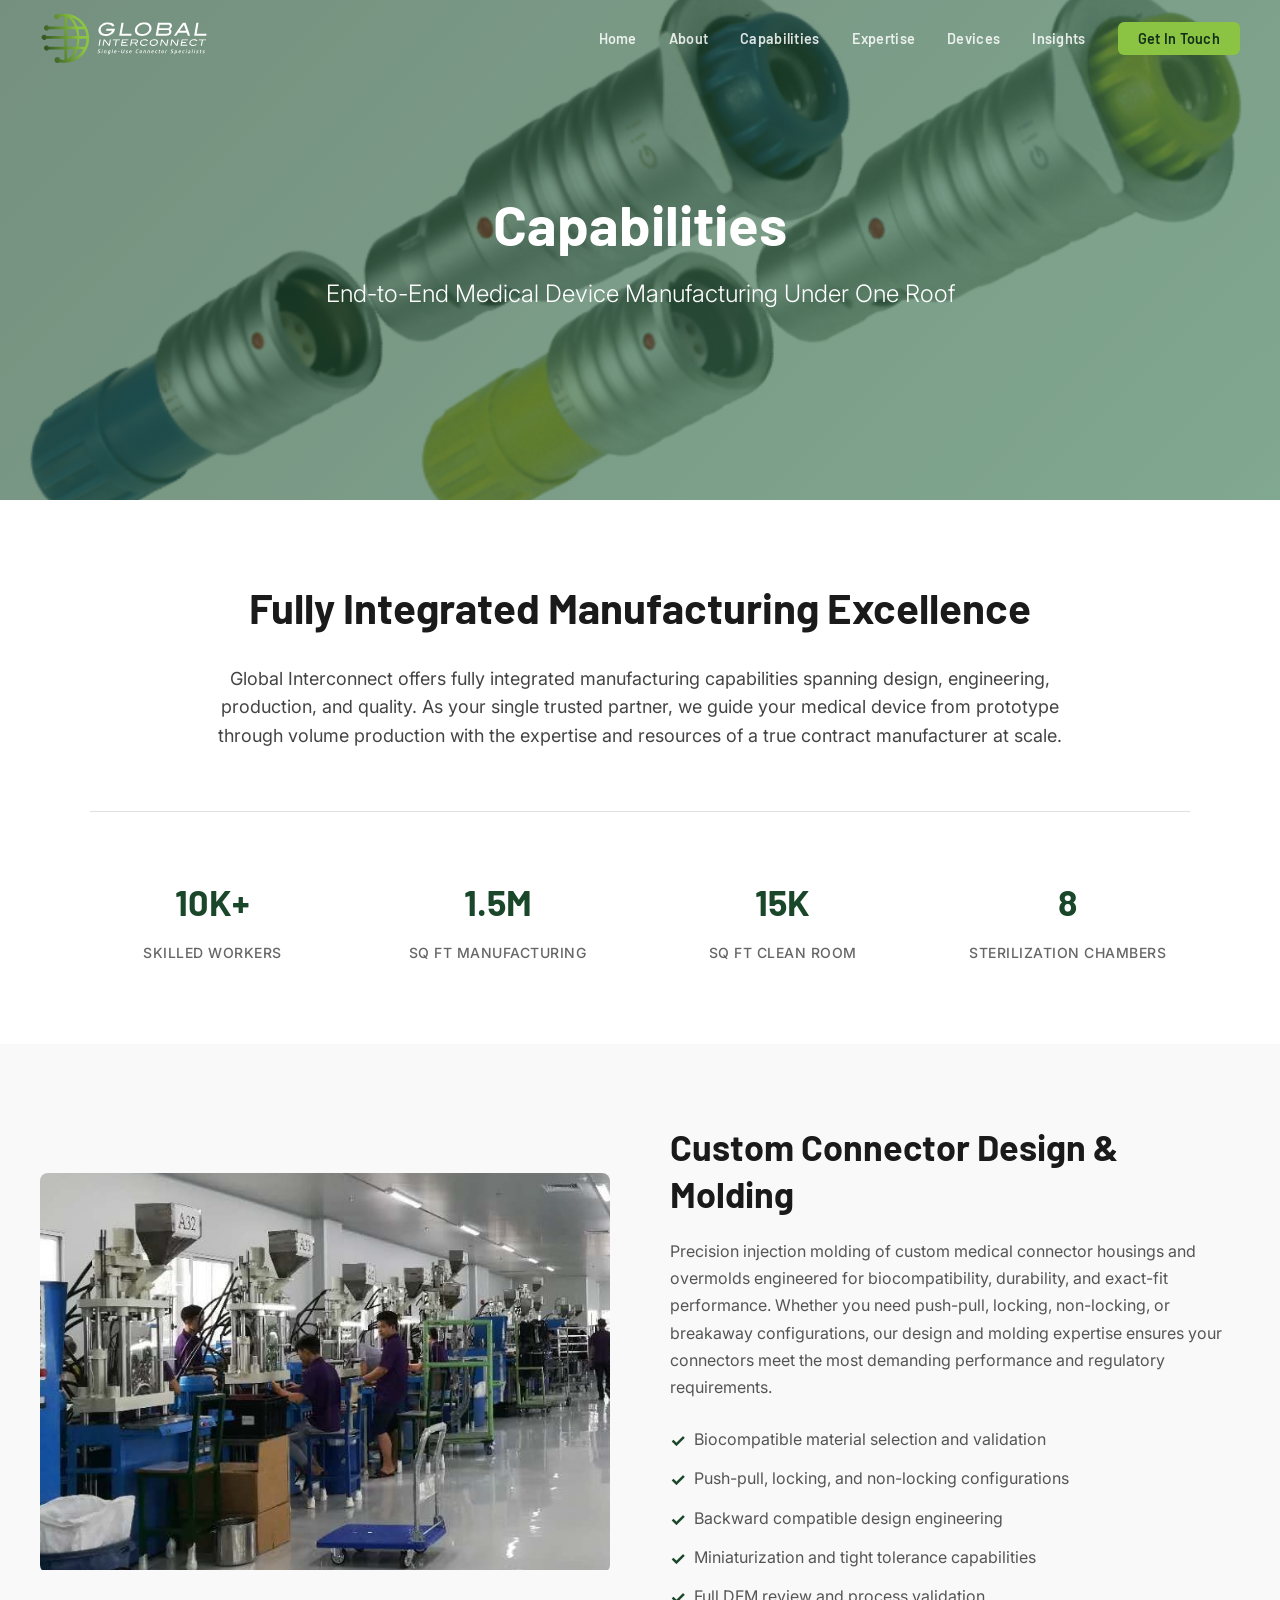
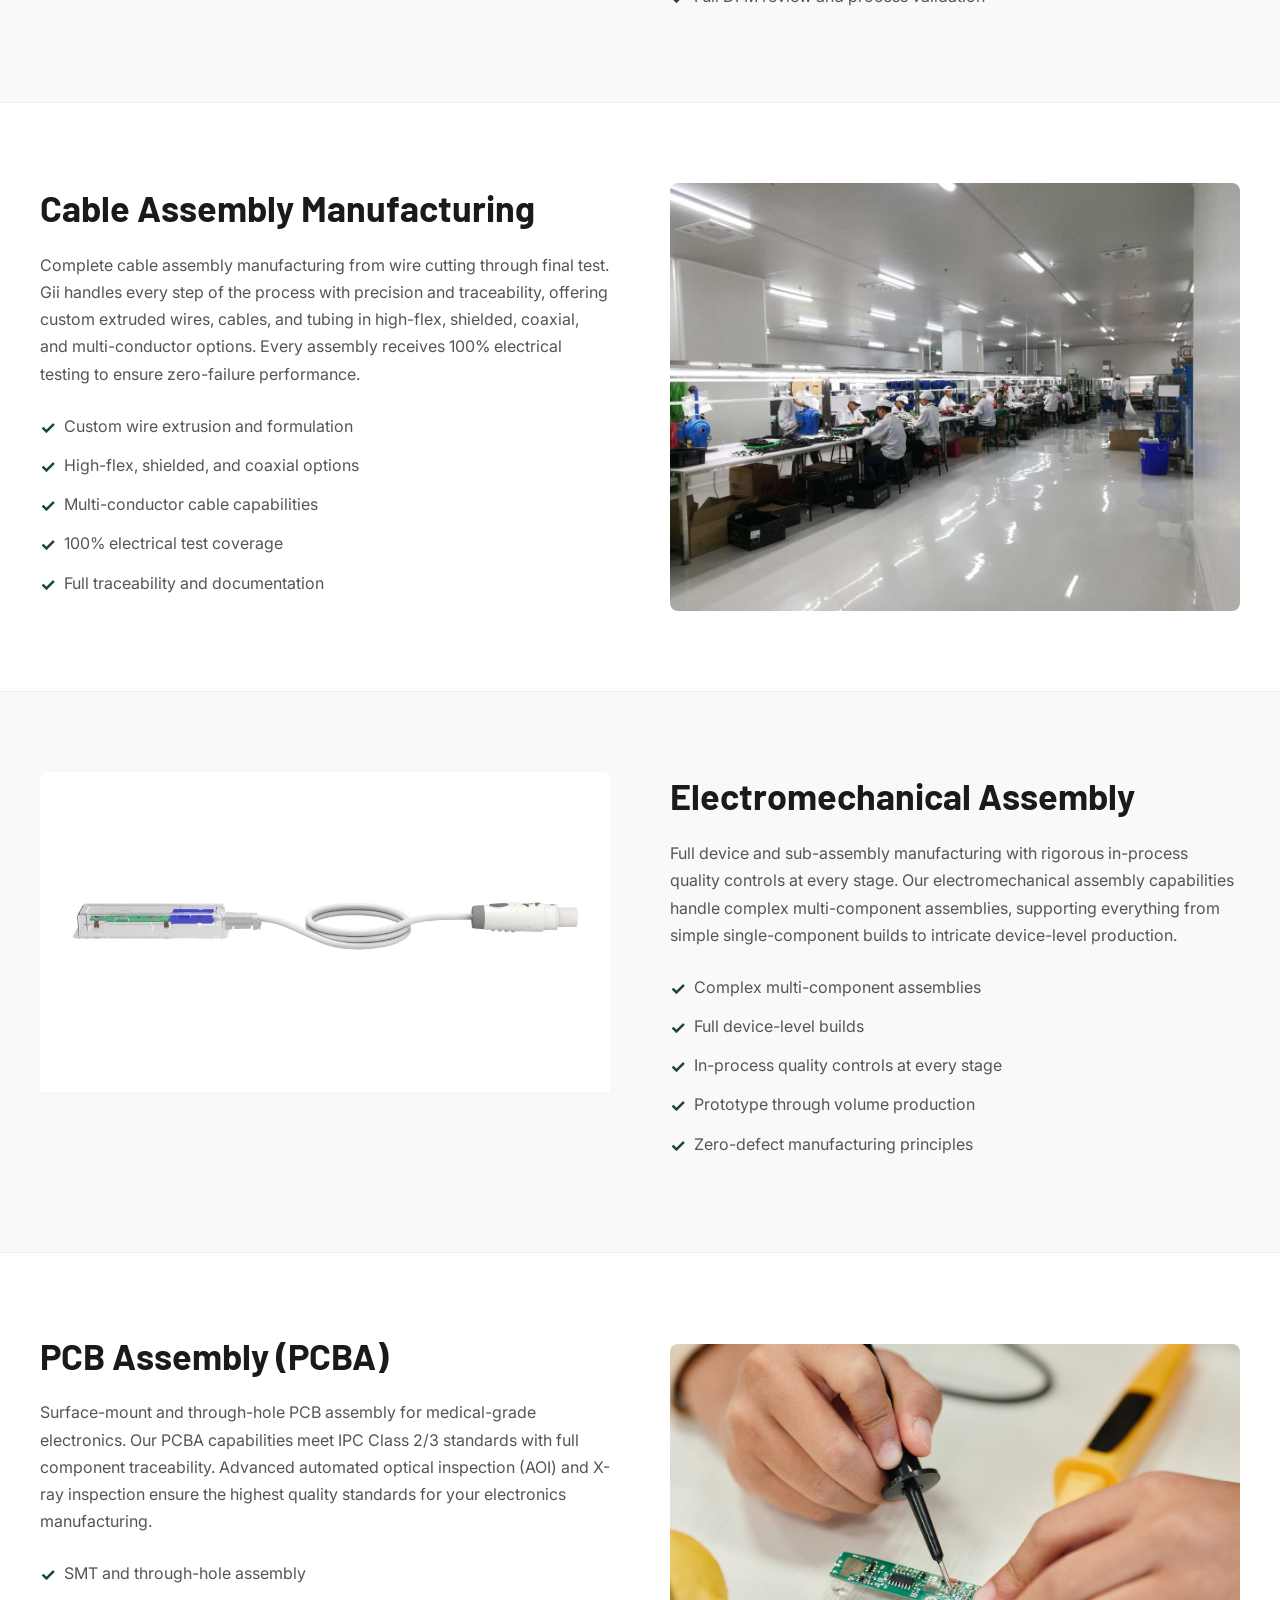
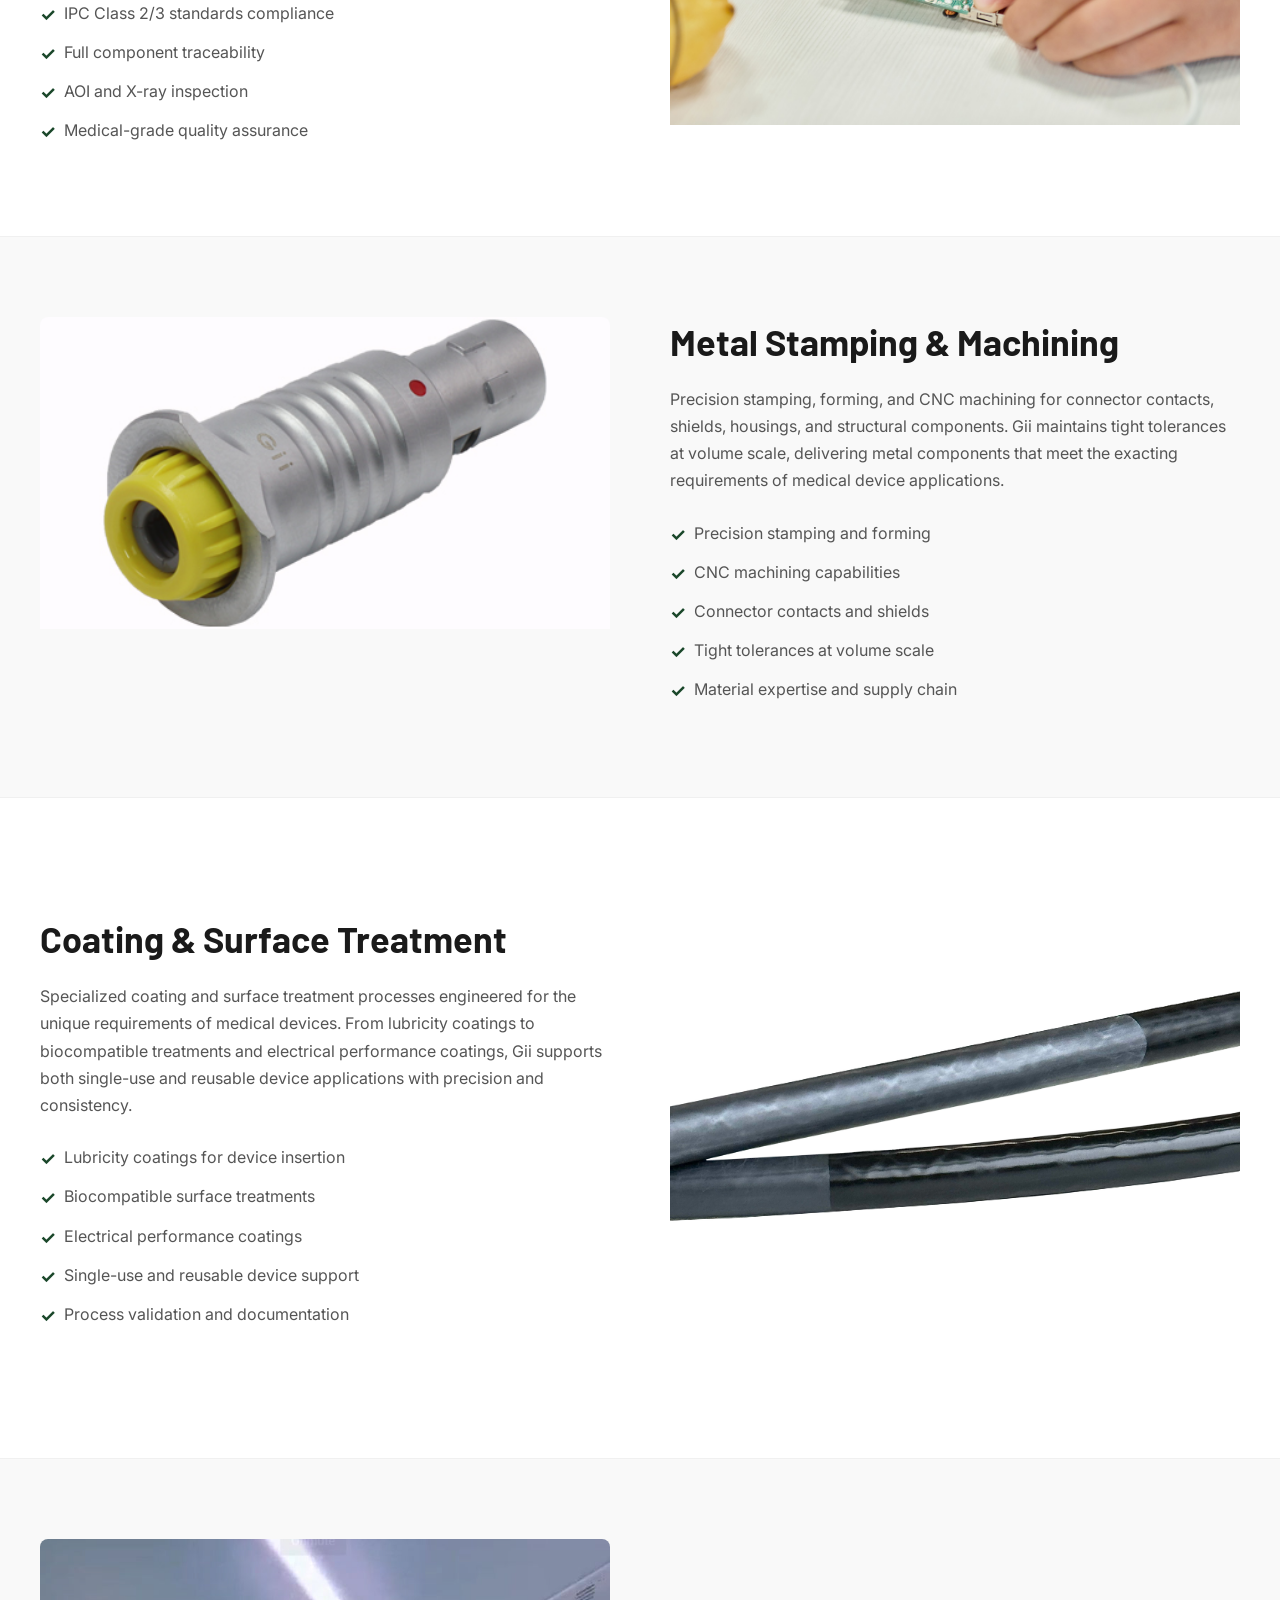
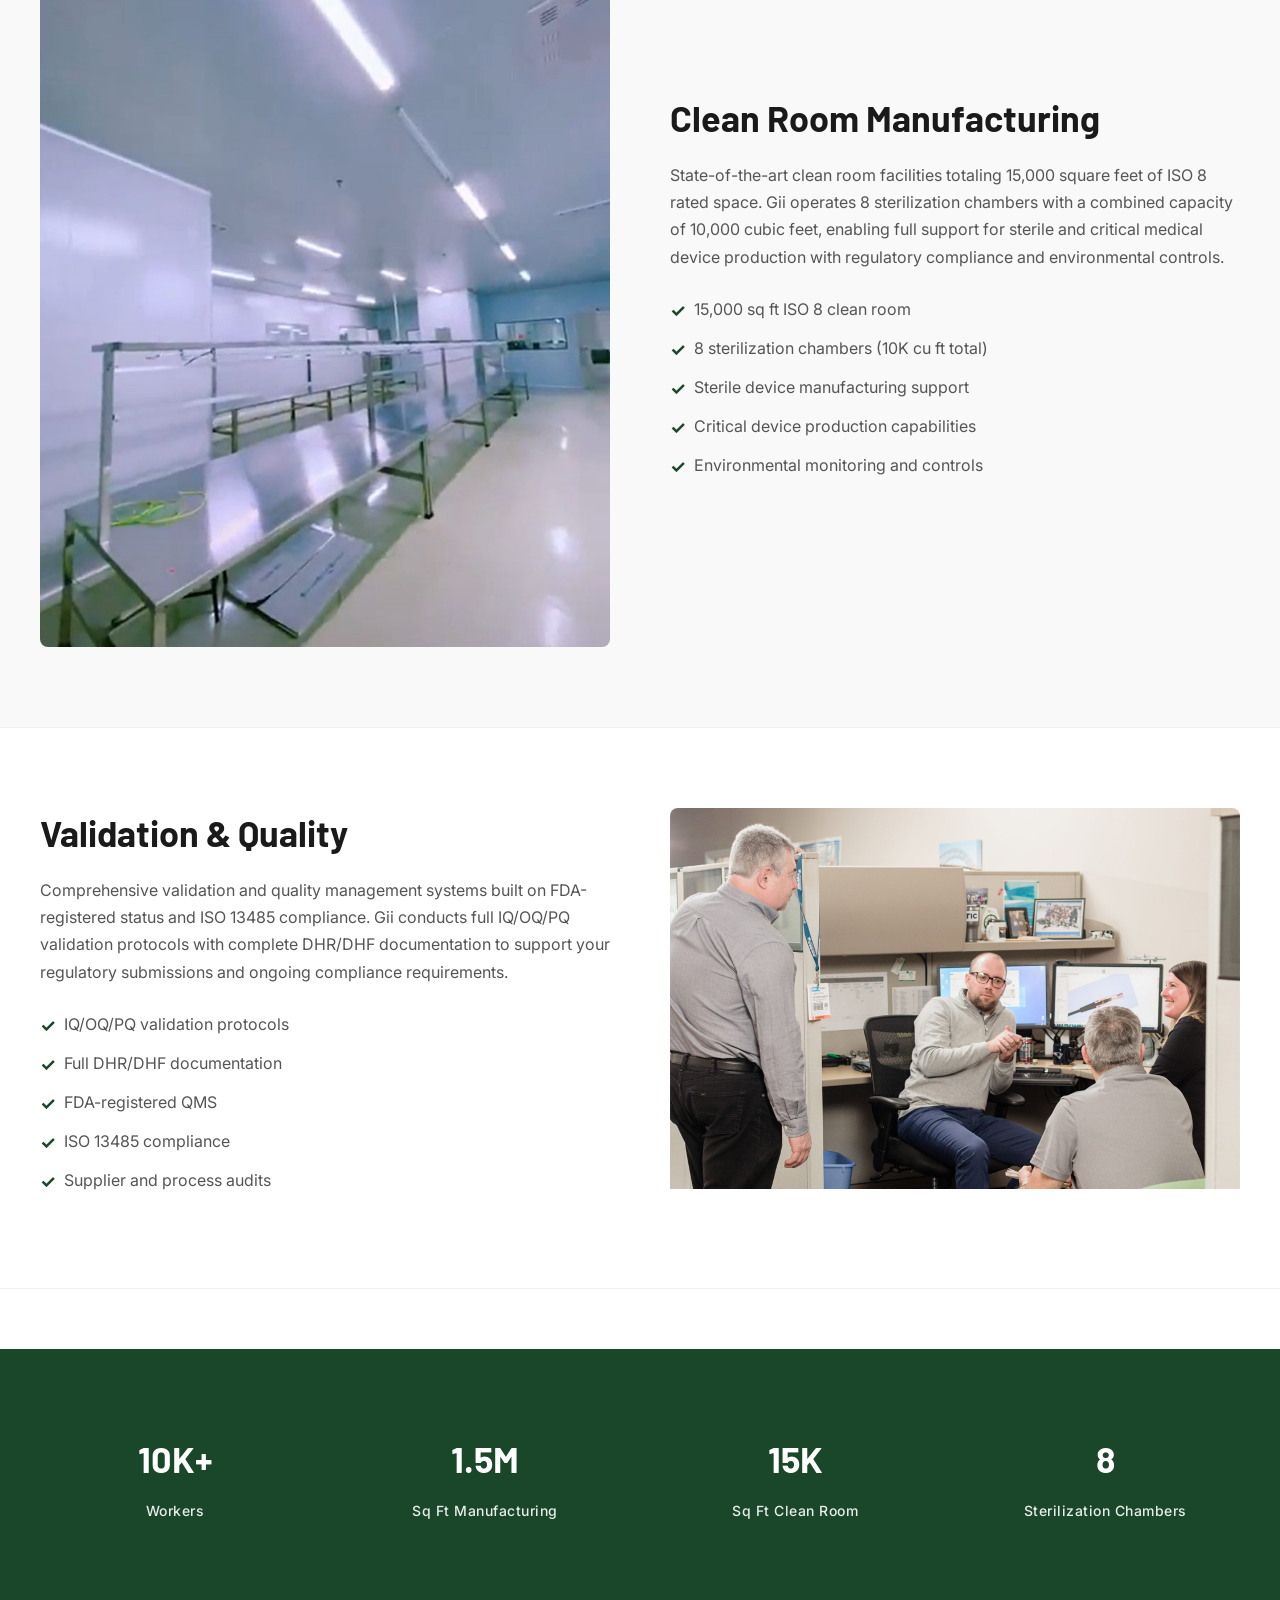
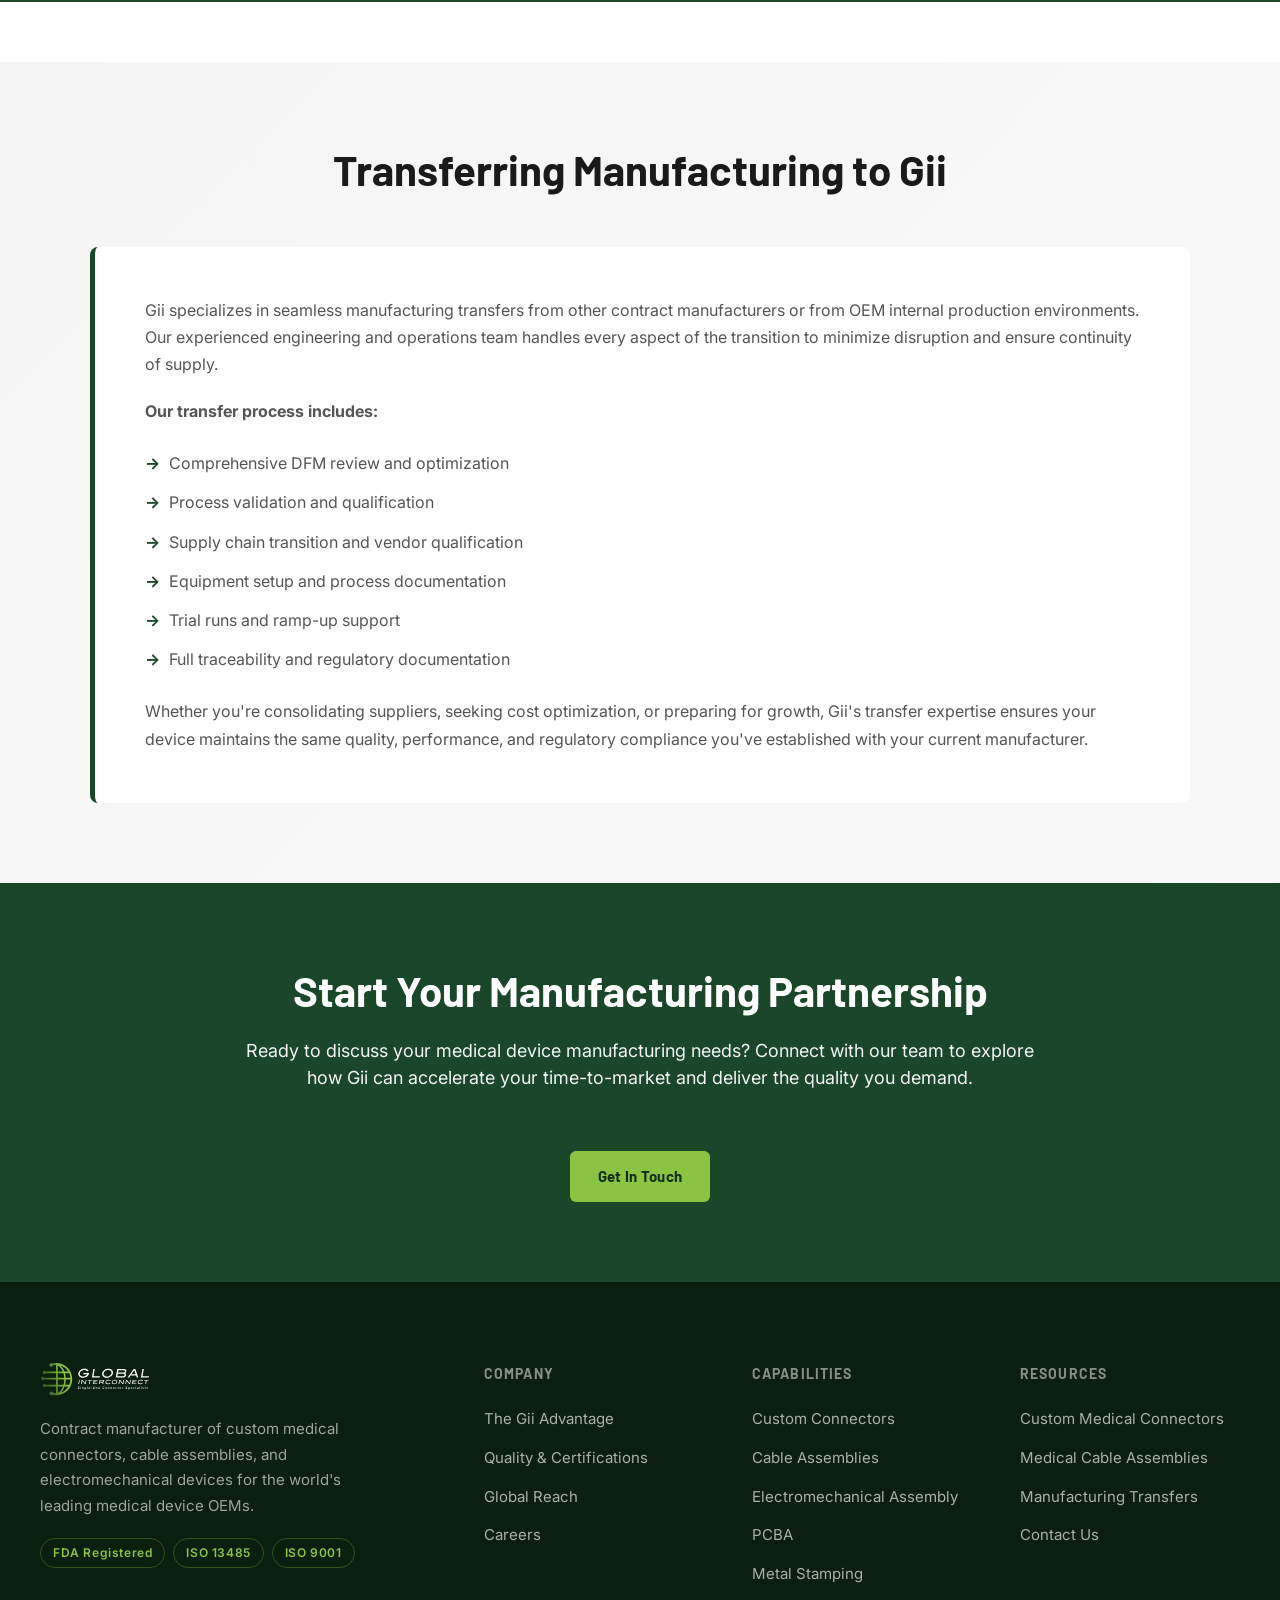
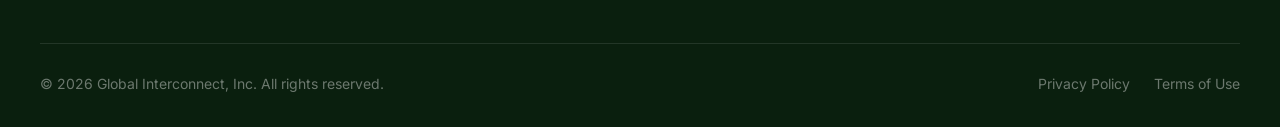
<file: capabilities copy.html>
<!DOCTYPE html>
<html lang="en">
<head>
  <meta charset="UTF-8" />
  <meta name="viewport" content="width=device-width, initial-scale=1.0" />
  <meta name="description" content="Global Interconnect, Inc. (Gii) — Comprehensive medical device manufacturing capabilities spanning design, engineering, production, quality, and clean room manufacturing." />
  <title>Capabilities | Global Interconnect, Inc.</title>
  <link rel="icon" type="image/png" href="assets/images/favicon.png" />
  <link rel="stylesheet" href="assets/css/style.css" />
  <link rel="preconnect" href="https://fonts.googleapis.com" />
  <link rel="preconnect" href="https://fonts.gstatic.com" crossorigin />
  <link href="https://fonts.googleapis.com/css2?family=Inter:wght@300;400;500;600;700;800&family=Barlow:wght@400;500;600;700;800&display=swap" rel="stylesheet" />
  <style>
    /* ===== PAGE-SPECIFIC STYLES ===== */

    /* Banner Section */
    .capabilities-banner {
      position: relative;
      background: linear-gradient(135deg, #1a472a 0%, #2d6e47 100%);
      background-size: cover;
      background-position: center;
      min-height: 500px;
      display: flex;
      align-items: center;
      justify-content: center;
      overflow: hidden;
    }

    .capabilities-banner::before {
      content: '';
      position: absolute;
      top: 0;
      left: 0;
      right: 0;
      bottom: 0;
      background-image: url('assets/images/capabilities/banner.jpg');
      background-size: cover;
      background-position: center;
      opacity: 0.4;
    }

    .capabilities-banner-content {
      position: relative;
      z-index: 2;
      text-align: center;
      color: white;
      max-width: 800px;
      margin: 0 auto;
      padding: 80px 40px;
    }

    .capabilities-banner h1 {
      font-family: 'Barlow', sans-serif;
      font-size: 56px;
      font-weight: 700;
      margin: 0 0 20px 0;
      line-height: 1.2;
    }

    .capabilities-banner p {
      font-size: 24px;
      font-weight: 300;
      margin: 0;
      line-height: 1.4;
    }

    @media (max-width: 768px) {
      .capabilities-banner h1 {
        font-size: 36px;
      }
      .capabilities-banner p {
        font-size: 18px;
      }
      .capabilities-banner-content {
        padding: 60px 30px;
      }
    }

    /* Intro Section */
    .capabilities-intro {
      padding: 80px 40px;
      background: #ffffff;
    }

    .capabilities-intro-content {
      max-width: 1100px;
      margin: 0 auto;
      text-align: center;
    }

    .capabilities-intro h2 {
      font-family: 'Barlow', sans-serif;
      font-size: 42px;
      font-weight: 700;
      margin: 0 0 30px 0;
      color: #1a1a1a;
      line-height: 1.3;
    }

    .capabilities-intro p {
      font-size: 18px;
      line-height: 1.6;
      color: #444;
      margin: 0 0 20px 0;
      max-width: 900px;
      margin-left: auto;
      margin-right: auto;
    }

    .capabilities-intro-stats {
      display: grid;
      grid-template-columns: repeat(auto-fit, minmax(200px, 1fr));
      gap: 40px;
      margin-top: 60px;
      padding-top: 60px;
      border-top: 1px solid #e0e0e0;
    }

    .intro-stat-item {
      text-align: center;
    }

    .intro-stat-number {
      display: block;
      font-family: 'Barlow', sans-serif;
      font-size: 36px;
      font-weight: 700;
      color: #1a472a;
      margin-bottom: 10px;
    }

    .intro-stat-label {
      display: block;
      font-size: 14px;
      color: #666;
      font-weight: 500;
      text-transform: uppercase;
      letter-spacing: 0.5px;
    }

    @media (max-width: 768px) {
      .capabilities-intro {
        padding: 60px 30px;
      }
      .capabilities-intro h2 {
        font-size: 32px;
      }
      .intro-stat-number {
        font-size: 28px;
      }
    }

    /* Capability Sections */
    .capability-section {
      padding: 80px 40px;
      border-bottom: 1px solid #f0f0f0;
    }

    .capability-section:nth-child(even) {
      background: #f9f9f9;
    }

    .capability-section:last-of-type {
      border-bottom: none;
    }

    .capability-container {
      max-width: 1200px;
      margin: 0 auto;
      display: grid;
      grid-template-columns: 1fr 1fr;
      gap: 60px;
      align-items: center;
    }

    .capability-section.reverse .capability-container {
      direction: rtl;
    }

    .capability-section.reverse .capability-text {
      direction: ltr;
    }

    .capability-image {
      position: relative;
      overflow: hidden;
      border-radius: 8px;
      min-height: 400px;
    }

    .capability-image img {
      width: 100%;
      height: 100%;
      object-fit: cover;
      display: block;
    }

    .capability-text h3 {
      font-family: 'Barlow', sans-serif;
      font-size: 36px;
      font-weight: 700;
      margin: 0 0 20px 0;
      color: #1a1a1a;
      line-height: 1.3;
    }

    .capability-text p {
      font-size: 16px;
      line-height: 1.7;
      color: #555;
      margin: 0 0 20px 0;
    }

    .capability-text ul {
      list-style: none;
      padding: 0;
      margin: 25px 0 0 0;
    }

    .capability-text li {
      font-size: 16px;
      line-height: 1.7;
      color: #555;
      margin-bottom: 12px;
      padding-left: 24px;
      position: relative;
    }

    .capability-text li::before {
      content: '✓';
      position: absolute;
      left: 0;
      color: #1a472a;
      font-weight: bold;
      font-size: 18px;
    }

    @media (max-width: 768px) {
      .capability-container {
        grid-template-columns: 1fr;
        gap: 40px;
      }

      .capability-section.reverse .capability-container {
        direction: ltr;
      }

      .capability-image {
        min-height: 300px;
      }

      .capability-text h3 {
        font-size: 28px;
      }

      .capability-section {
        padding: 60px 30px;
      }
    }

    /* Stats Bar */
    .capabilities-stats-bar {
      background: #1a472a;
      color: white;
      padding: 60px 40px;
      margin: 60px 0;
    }

    .capabilities-stats-container {
      max-width: 1200px;
      margin: 0 auto;
      display: grid;
      grid-template-columns: repeat(auto-fit, minmax(200px, 1fr));
      gap: 40px;
      text-align: center;
    }

    .capabilities-stats-item {
      padding: 20px 0;
    }

    .capabilities-stats-number {
      display: block;
      font-family: 'Barlow', sans-serif;
      font-size: 36px;
      font-weight: 700;
      margin-bottom: 10px;
    }

    .capabilities-stats-label {
      display: block;
      font-size: 14px;
      font-weight: 500;
      letter-spacing: 0.5px;
      opacity: 0.9;
    }

    @media (max-width: 768px) {
      .capabilities-stats-bar {
        padding: 40px 30px;
        margin: 40px 0;
      }
      .capabilities-stats-number {
        font-size: 28px;
      }
      .capabilities-stats-container {
        gap: 30px;
      }
    }

    /* Transfer Section */
    .manufacturing-transfer {
      padding: 80px 40px;
      background: linear-gradient(135deg, #f5f5f5 0%, #f9f9f9 100%);
    }

    .transfer-container {
      max-width: 1100px;
      margin: 0 auto;
    }

    .transfer-header {
      text-align: center;
      margin-bottom: 50px;
    }

    .transfer-header h2 {
      font-family: 'Barlow', sans-serif;
      font-size: 42px;
      font-weight: 700;
      margin: 0 0 30px 0;
      color: #1a1a1a;
      line-height: 1.3;
    }

    .transfer-content {
      background: white;
      padding: 50px;
      border-radius: 8px;
      border-left: 5px solid #1a472a;
    }

    .transfer-content p {
      font-size: 16px;
      line-height: 1.7;
      color: #555;
      margin: 0 0 20px 0;
    }

    .transfer-content p:last-child {
      margin-bottom: 0;
    }

    .transfer-content ul {
      list-style: none;
      padding: 0;
      margin: 25px 0;
    }

    .transfer-content li {
      font-size: 16px;
      line-height: 1.7;
      color: #555;
      margin-bottom: 12px;
      padding-left: 24px;
      position: relative;
    }

    .transfer-content li::before {
      content: '→';
      position: absolute;
      left: 0;
      color: #1a472a;
      font-weight: bold;
      font-size: 16px;
    }

    @media (max-width: 768px) {
      .manufacturing-transfer {
        padding: 60px 30px;
      }
      .transfer-header h2 {
        font-size: 32px;
      }
      .transfer-content {
        padding: 40px 30px;
      }
    }

    /* CTA Section */
    .capabilities-cta {
      padding: 80px 40px;
      background: #1a472a;
      color: white;
      text-align: center;
    }

    .capabilities-cta-content {
      max-width: 800px;
      margin: 0 auto;
    }

    .capabilities-cta h2 {
      font-family: 'Barlow', sans-serif;
      font-size: 42px;
      font-weight: 700;
      margin: 0 0 20px 0;
      line-height: 1.3;
    }

    .capabilities-cta p {
      font-size: 18px;
      margin: 0 0 40px 0;
      line-height: 1.5;
      opacity: 0.95;
    }

    .capabilities-cta .btn {
      margin-top: 20px;
    }

    @media (max-width: 768px) {
      .capabilities-cta {
        padding: 60px 30px;
      }
      .capabilities-cta h2 {
        font-size: 32px;
      }
      .capabilities-cta p {
        font-size: 16px;
      }
    }
  </style>
</head>
<body>

  <!-- ===== NAVIGATION ===== -->
  <header class="site-header" id="site-header">
    <nav class="nav-container">
      <a href="index.html" class="nav-logo">
        <img src="assets/images/logos/logo-white.svg" alt="Global Interconnect, Inc." class="logo-img" />
      </a>

      <button class="nav-toggle" id="nav-toggle" aria-label="Toggle navigation">
        <span></span><span></span><span></span>
      </button>

      <ul class="nav-links" id="nav-links">
        <li><a href="index.html">Home</a></li>
        <li><a href="about.html">About</a></li>
        <li><a href="capabilities.html" class="active">Capabilities</a></li>
        <li><a href="expertise.html">Expertise</a></li>
        <li><a href="devices.html">Devices</a></li>
        <li><a href="insights.html">Insights</a></li>
        <li><a href="index.html#contact" class="nav-cta">Get In Touch</a></li>
      </ul>
    </nav>
  </header>

  <!-- ===== PAGE BANNER ===== -->
  <section class="capabilities-banner">
    <div class="capabilities-banner-content">
      <h1>Capabilities</h1>
      <p>End-to-End Medical Device Manufacturing Under One Roof</p>
    </div>
  </section>

  <!-- ===== INTRO SECTION ===== -->
  <section class="capabilities-intro">
    <div class="capabilities-intro-content">
      <h2>Fully Integrated Manufacturing Excellence</h2>
      <p>Global Interconnect offers fully integrated manufacturing capabilities spanning design, engineering, production, and quality. As your single trusted partner, we guide your medical device from prototype through volume production with the expertise and resources of a true contract manufacturer at scale.</p>

      <div class="capabilities-intro-stats">
        <div class="intro-stat-item">
          <span class="intro-stat-number">10K+</span>
          <span class="intro-stat-label">Skilled Workers</span>
        </div>
        <div class="intro-stat-item">
          <span class="intro-stat-number">1.5M</span>
          <span class="intro-stat-label">Sq Ft Manufacturing</span>
        </div>
        <div class="intro-stat-item">
          <span class="intro-stat-number">15K</span>
          <span class="intro-stat-label">Sq Ft Clean Room</span>
        </div>
        <div class="intro-stat-item">
          <span class="intro-stat-number">8</span>
          <span class="intro-stat-label">Sterilization Chambers</span>
        </div>
      </div>
    </div>
  </section>

  <!-- ===== CAPABILITY SECTIONS ===== -->

  <!-- Custom Connector Design & Molding -->
  <section class="capability-section">
    <div class="capability-container">
      <div class="capability-image">
        <img src="assets/images/capabilities/molding.jpg" alt="Custom Connector Design & Molding" />
      </div>
      <div class="capability-text">
        <h3>Custom Connector Design & Molding</h3>
        <p>Precision injection molding of custom medical connector housings and overmolds engineered for biocompatibility, durability, and exact-fit performance. Whether you need push-pull, locking, non-locking, or breakaway configurations, our design and molding expertise ensures your connectors meet the most demanding performance and regulatory requirements.</p>
        <ul>
          <li>Biocompatible material selection and validation</li>
          <li>Push-pull, locking, and non-locking configurations</li>
          <li>Backward compatible design engineering</li>
          <li>Miniaturization and tight tolerance capabilities</li>
          <li>Full DFM review and process validation</li>
        </ul>
      </div>
    </div>
  </section>

  <!-- Cable Assembly Manufacturing -->
  <section class="capability-section reverse">
    <div class="capability-container">
      <div class="capability-image">
        <img src="assets/images/capabilities/assembly.jpg" alt="Cable Assembly Manufacturing" />
      </div>
      <div class="capability-text">
        <h3>Cable Assembly Manufacturing</h3>
        <p>Complete cable assembly manufacturing from wire cutting through final test. Gii handles every step of the process with precision and traceability, offering custom extruded wires, cables, and tubing in high-flex, shielded, coaxial, and multi-conductor options. Every assembly receives 100% electrical testing to ensure zero-failure performance.</p>
        <ul>
          <li>Custom wire extrusion and formulation</li>
          <li>High-flex, shielded, and coaxial options</li>
          <li>Multi-conductor cable capabilities</li>
          <li>100% electrical test coverage</li>
          <li>Full traceability and documentation</li>
        </ul>
      </div>
    </div>
  </section>

  <!-- Electromechanical Assembly -->
  <section class="capability-section">
    <div class="capability-container">
      <div class="capability-image">
        <img src="assets/images/capabilities/subassembly.jpg" alt="Electromechanical Assembly" />
      </div>
      <div class="capability-text">
        <h3>Electromechanical Assembly</h3>
        <p>Full device and sub-assembly manufacturing with rigorous in-process quality controls at every stage. Our electromechanical assembly capabilities handle complex multi-component assemblies, supporting everything from simple single-component builds to intricate device-level production.</p>
        <ul>
          <li>Complex multi-component assemblies</li>
          <li>Full device-level builds</li>
          <li>In-process quality controls at every stage</li>
          <li>Prototype through volume production</li>
          <li>Zero-defect manufacturing principles</li>
        </ul>
      </div>
    </div>
  </section>

  <!-- PCB Assembly -->
  <section class="capability-section reverse">
    <div class="capability-container">
      <div class="capability-image">
        <img src="assets/images/capabilities/pcba.jpg" alt="PCB Assembly (PCBA)" />
      </div>
      <div class="capability-text">
        <h3>PCB Assembly (PCBA)</h3>
        <p>Surface-mount and through-hole PCB assembly for medical-grade electronics. Our PCBA capabilities meet IPC Class 2/3 standards with full component traceability. Advanced automated optical inspection (AOI) and X-ray inspection ensure the highest quality standards for your electronics manufacturing.</p>
        <ul>
          <li>SMT and through-hole assembly</li>
          <li>IPC Class 2/3 standards compliance</li>
          <li>Full component traceability</li>
          <li>AOI and X-ray inspection</li>
          <li>Medical-grade quality assurance</li>
        </ul>
      </div>
    </div>
  </section>

  <!-- Metal Stamping & Machining -->
  <section class="capability-section">
    <div class="capability-container">
      <div class="capability-image">
        <img src="assets/images/capabilities/machining.jpg" alt="Metal Stamping & Machining" />
      </div>
      <div class="capability-text">
        <h3>Metal Stamping & Machining</h3>
        <p>Precision stamping, forming, and CNC machining for connector contacts, shields, housings, and structural components. Gii maintains tight tolerances at volume scale, delivering metal components that meet the exacting requirements of medical device applications.</p>
        <ul>
          <li>Precision stamping and forming</li>
          <li>CNC machining capabilities</li>
          <li>Connector contacts and shields</li>
          <li>Tight tolerances at volume scale</li>
          <li>Material expertise and supply chain</li>
        </ul>
      </div>
    </div>
  </section>

  <!-- Coating & Surface Treatment -->
  <section class="capability-section reverse">
    <div class="capability-container">
      <div class="capability-image">
        <img src="assets/images/capabilities/coating.jpg" alt="Coating & Surface Treatment" />
      </div>
      <div class="capability-text">
        <h3>Coating & Surface Treatment</h3>
        <p>Specialized coating and surface treatment processes engineered for the unique requirements of medical devices. From lubricity coatings to biocompatible treatments and electrical performance coatings, Gii supports both single-use and reusable device applications with precision and consistency.</p>
        <ul>
          <li>Lubricity coatings for device insertion</li>
          <li>Biocompatible surface treatments</li>
          <li>Electrical performance coatings</li>
          <li>Single-use and reusable device support</li>
          <li>Process validation and documentation</li>
        </ul>
      </div>
    </div>
  </section>

  <!-- Clean Room Manufacturing -->
  <section class="capability-section">
    <div class="capability-container">
      <div class="capability-image">
        <img src="assets/images/capabilities/cleanroom.jpg" alt="Clean Room Manufacturing" />
      </div>
      <div class="capability-text">
        <h3>Clean Room Manufacturing</h3>
        <p>State-of-the-art clean room facilities totaling 15,000 square feet of ISO 8 rated space. Gii operates 8 sterilization chambers with a combined capacity of 10,000 cubic feet, enabling full support for sterile and critical medical device production with regulatory compliance and environmental controls.</p>
        <ul>
          <li>15,000 sq ft ISO 8 clean room</li>
          <li>8 sterilization chambers (10K cu ft total)</li>
          <li>Sterile device manufacturing support</li>
          <li>Critical device production capabilities</li>
          <li>Environmental monitoring and controls</li>
        </ul>
      </div>
    </div>
  </section>

  <!-- Validation & Quality -->
  <section class="capability-section reverse">
    <div class="capability-container">
      <div class="capability-image">
        <img src="assets/images/capabilities/validation-process.jpg" alt="Validation & Quality" />
      </div>
      <div class="capability-text">
        <h3>Validation & Quality</h3>
        <p>Comprehensive validation and quality management systems built on FDA-registered status and ISO 13485 compliance. Gii conducts full IQ/OQ/PQ validation protocols with complete DHR/DHF documentation to support your regulatory submissions and ongoing compliance requirements.</p>
        <ul>
          <li>IQ/OQ/PQ validation protocols</li>
          <li>Full DHR/DHF documentation</li>
          <li>FDA-registered QMS</li>
          <li>ISO 13485 compliance</li>
          <li>Supplier and process audits</li>
        </ul>
      </div>
    </div>
  </section>

  <!-- ===== STATS BAR ===== -->
  <div class="capabilities-stats-bar">
    <div class="capabilities-stats-container">
      <div class="capabilities-stats-item">
        <span class="capabilities-stats-number">10K+</span>
        <span class="capabilities-stats-label">Workers</span>
      </div>
      <div class="capabilities-stats-item">
        <span class="capabilities-stats-number">1.5M</span>
        <span class="capabilities-stats-label">Sq Ft Manufacturing</span>
      </div>
      <div class="capabilities-stats-item">
        <span class="capabilities-stats-number">15K</span>
        <span class="capabilities-stats-label">Sq Ft Clean Room</span>
      </div>
      <div class="capabilities-stats-item">
        <span class="capabilities-stats-number">8</span>
        <span class="capabilities-stats-label">Sterilization Chambers</span>
      </div>
    </div>
  </div>

  <!-- ===== MANUFACTURING TRANSFER ===== -->
  <section class="manufacturing-transfer">
    <div class="transfer-container">
      <div class="transfer-header">
        <h2>Transferring Manufacturing to Gii</h2>
      </div>
      <div class="transfer-content">
        <p>Gii specializes in seamless manufacturing transfers from other contract manufacturers or from OEM internal production environments. Our experienced engineering and operations team handles every aspect of the transition to minimize disruption and ensure continuity of supply.</p>
        <p><strong>Our transfer process includes:</strong></p>
        <ul>
          <li>Comprehensive DFM review and optimization</li>
          <li>Process validation and qualification</li>
          <li>Supply chain transition and vendor qualification</li>
          <li>Equipment setup and process documentation</li>
          <li>Trial runs and ramp-up support</li>
          <li>Full traceability and regulatory documentation</li>
        </ul>
        <p>Whether you're consolidating suppliers, seeking cost optimization, or preparing for growth, Gii's transfer expertise ensures your device maintains the same quality, performance, and regulatory compliance you've established with your current manufacturer.</p>
      </div>
    </div>
  </section>

  <!-- ===== CTA SECTION ===== -->
  <section class="capabilities-cta">
    <div class="capabilities-cta-content">
      <h2>Start Your Manufacturing Partnership</h2>
      <p>Ready to discuss your medical device manufacturing needs? Connect with our team to explore how Gii can accelerate your time-to-market and deliver the quality you demand.</p>
      <a href="index.html#contact" class="btn btn-primary">Get In Touch</a>
    </div>
  </section>

  <!-- ===== FOOTER ===== -->
  <footer class="site-footer">
    <div class="container">
      <div class="footer-grid">
        <div class="footer-brand">
          <img src="assets/images/logos/logo-white.svg" alt="Global Interconnect, Inc." class="footer-logo" />
          <p>Contract manufacturer of custom medical connectors, cable assemblies, and electromechanical devices for the world's leading medical device OEMs.</p>
          <div class="footer-certs">
            <span>FDA Registered</span>
            <span>ISO 13485</span>
            <span>ISO 9001</span>
          </div>
        </div>

        <div class="footer-nav-col">
          <h4>Company</h4>
          <ul>
            <li><a href="index.html#advantage">The Gii Advantage</a></li>
            <li><a href="index.html#quality">Quality &amp; Certifications</a></li>
            <li><a href="index.html#global">Global Reach</a></li>
            <li><a href="https://www.globalinterconnect.com/careers/" target="_blank" rel="noopener">Careers</a></li>
          </ul>
        </div>

        <div class="footer-nav-col">
          <h4>Capabilities</h4>
          <ul>
            <li><a href="capabilities.html">Custom Connectors</a></li>
            <li><a href="capabilities.html">Cable Assemblies</a></li>
            <li><a href="capabilities.html">Electromechanical Assembly</a></li>
            <li><a href="capabilities.html">PCBA</a></li>
            <li><a href="capabilities.html">Metal Stamping</a></li>
          </ul>
        </div>

        <div class="footer-nav-col">
          <h4>Resources</h4>
          <ul>
            <li><a href="https://www.globalinterconnect.com/understanding-custom-medical-connectors/" target="_blank" rel="noopener">Custom Medical Connectors</a></li>
            <li><a href="https://www.globalinterconnect.com/understanding-medical-cable-assemblies/" target="_blank" rel="noopener">Medical Cable Assemblies</a></li>
            <li><a href="https://www.globalinterconnect.com/considerations-when-transferring-medical-device-manufacturing/" target="_blank" rel="noopener">Manufacturing Transfers</a></li>
            <li><a href="index.html#contact">Contact Us</a></li>
          </ul>
        </div>
      </div>

      <div class="footer-bottom">
        <p>&copy; <span id="year"></span> Global Interconnect, Inc. All rights reserved.</p>
        <div class="footer-bottom-links">
          <a href="#">Privacy Policy</a>
          <a href="#">Terms of Use</a>
        </div>
      </div>
    </div>
  </footer>

  <script src="assets/js/main.js"></script>
</body>
</html>
</file>
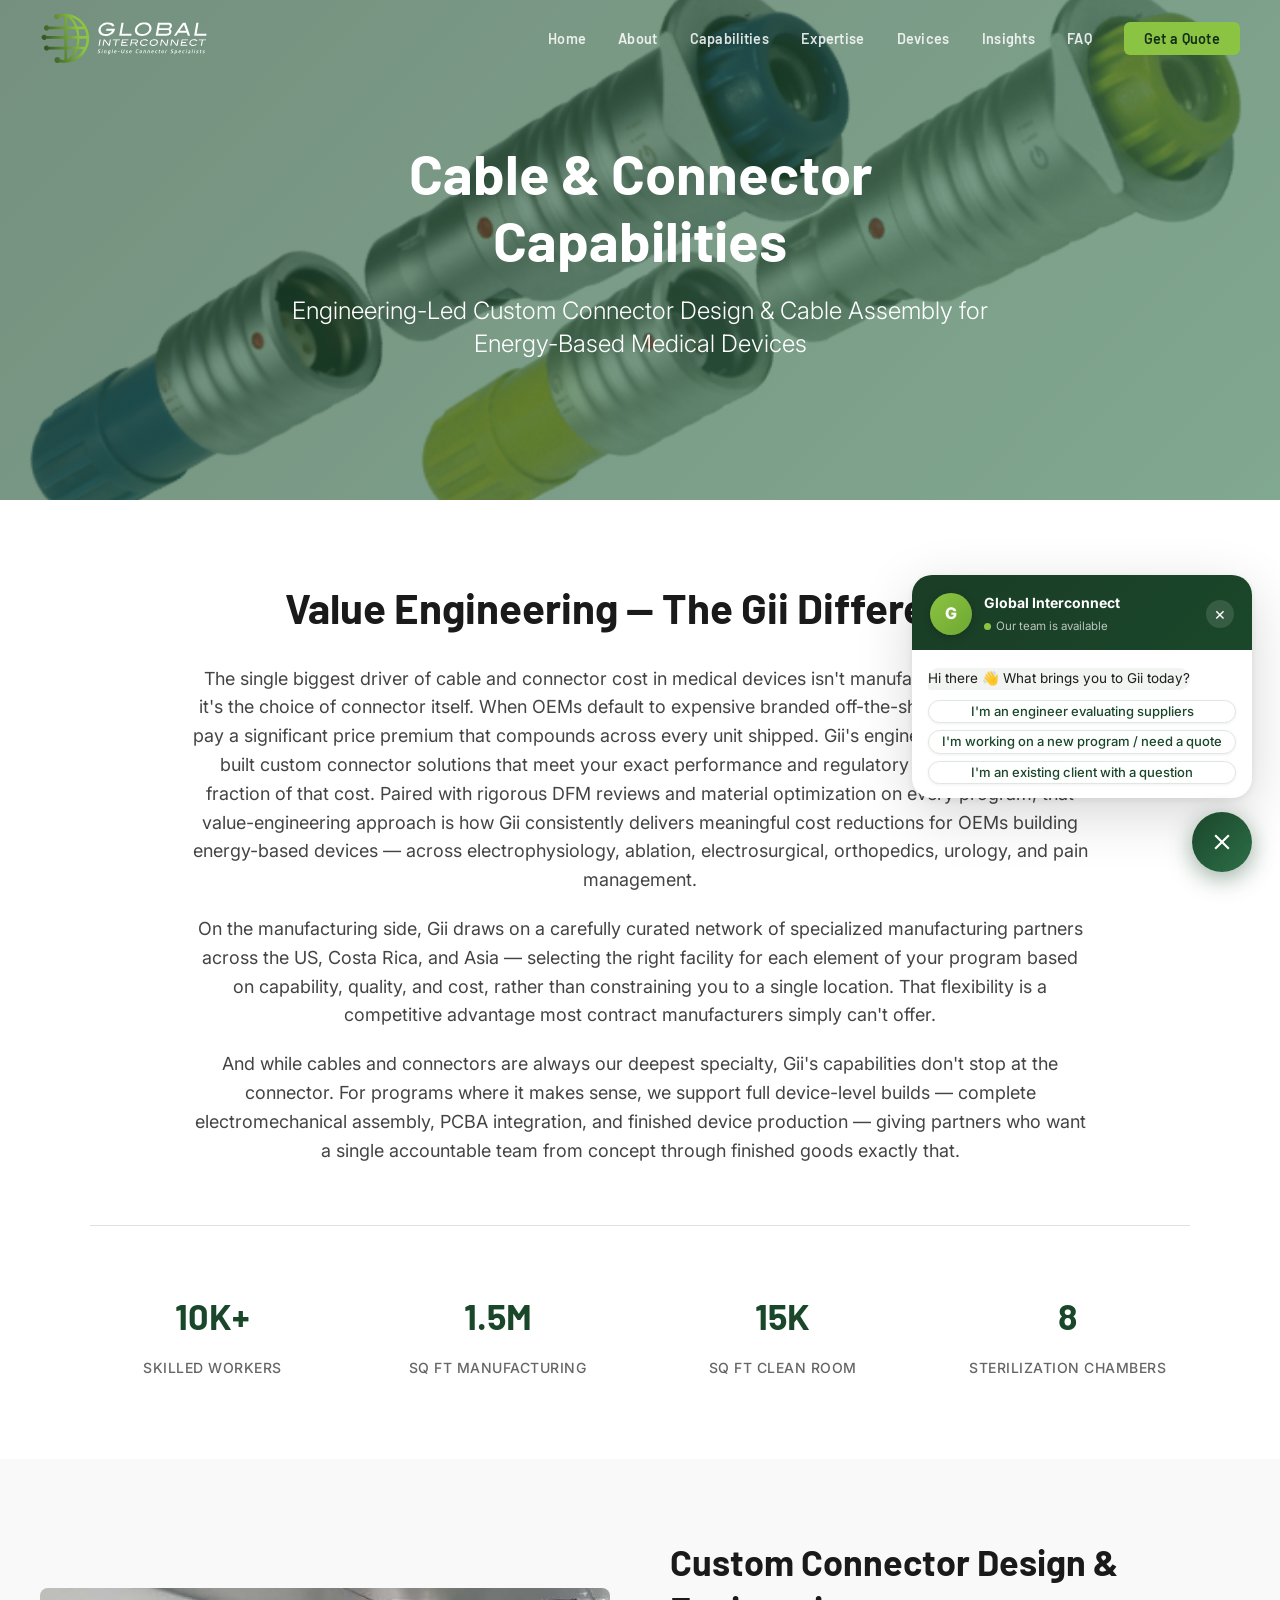
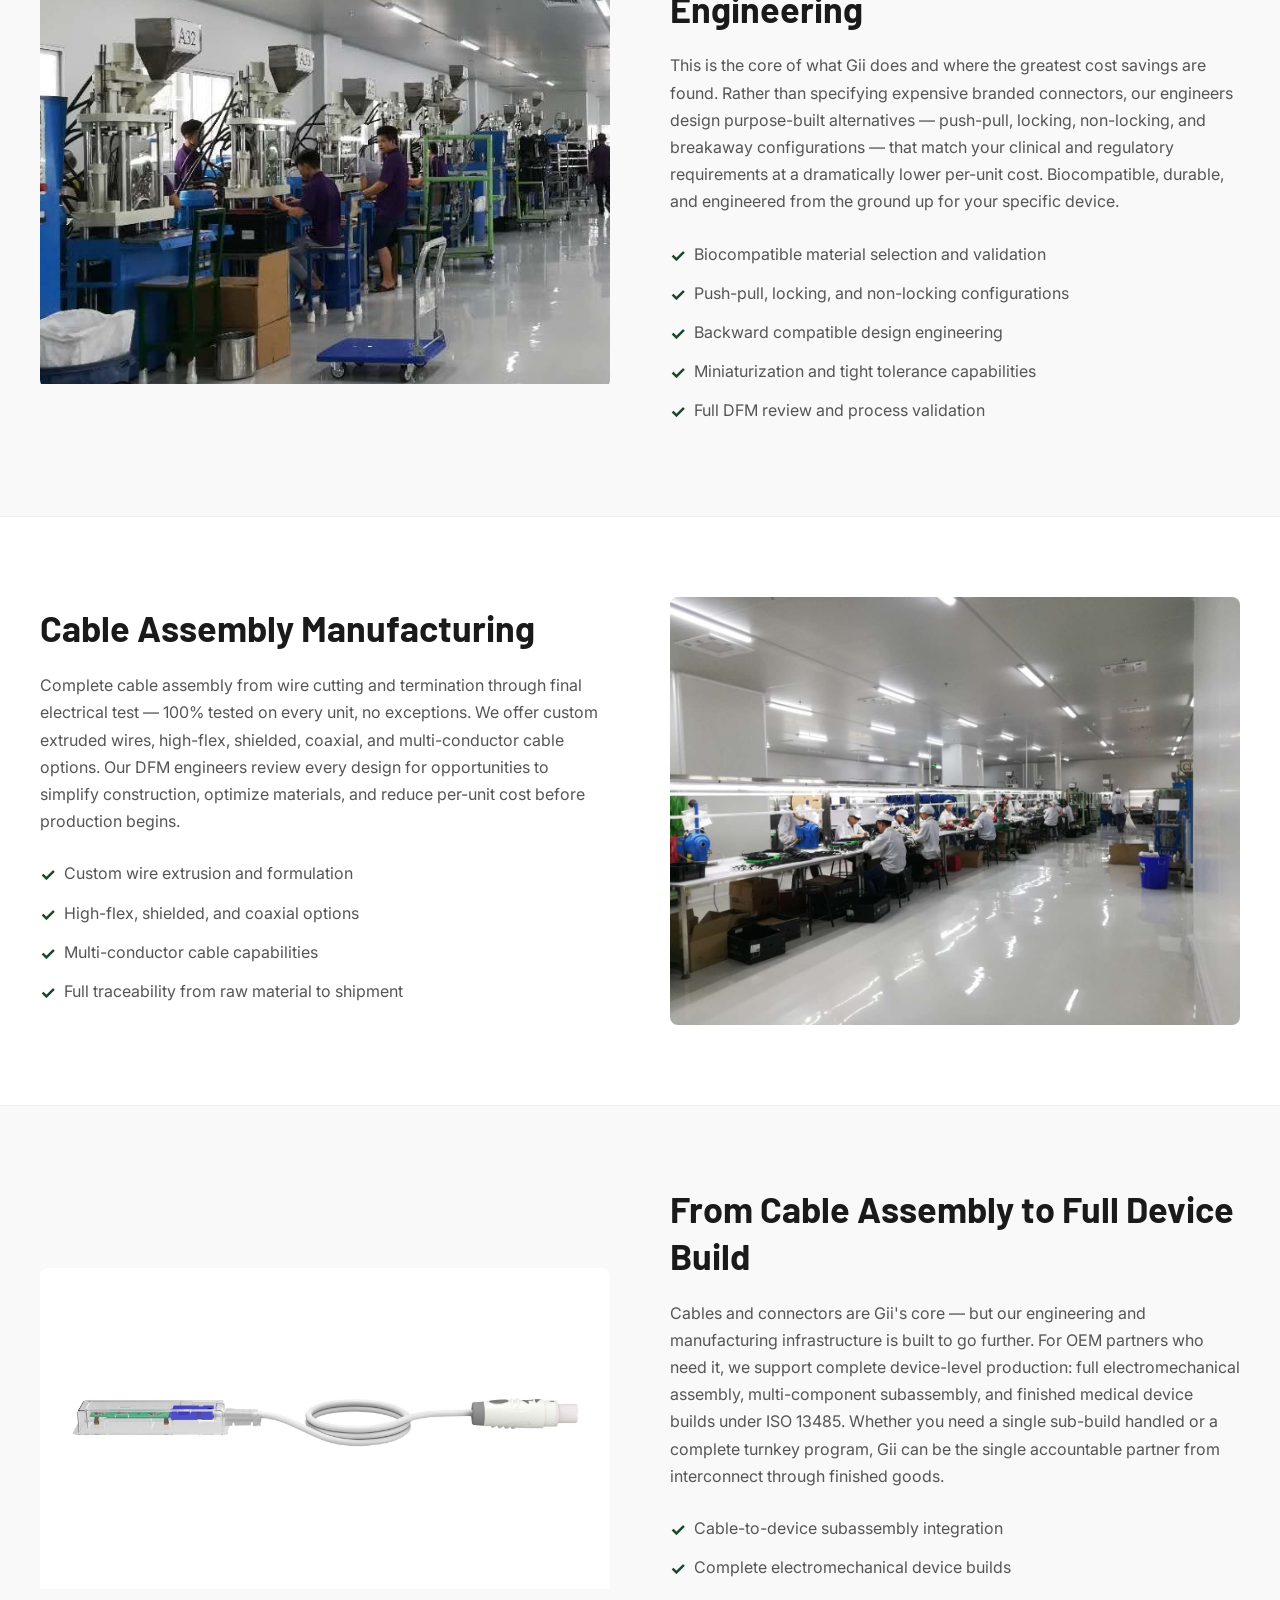
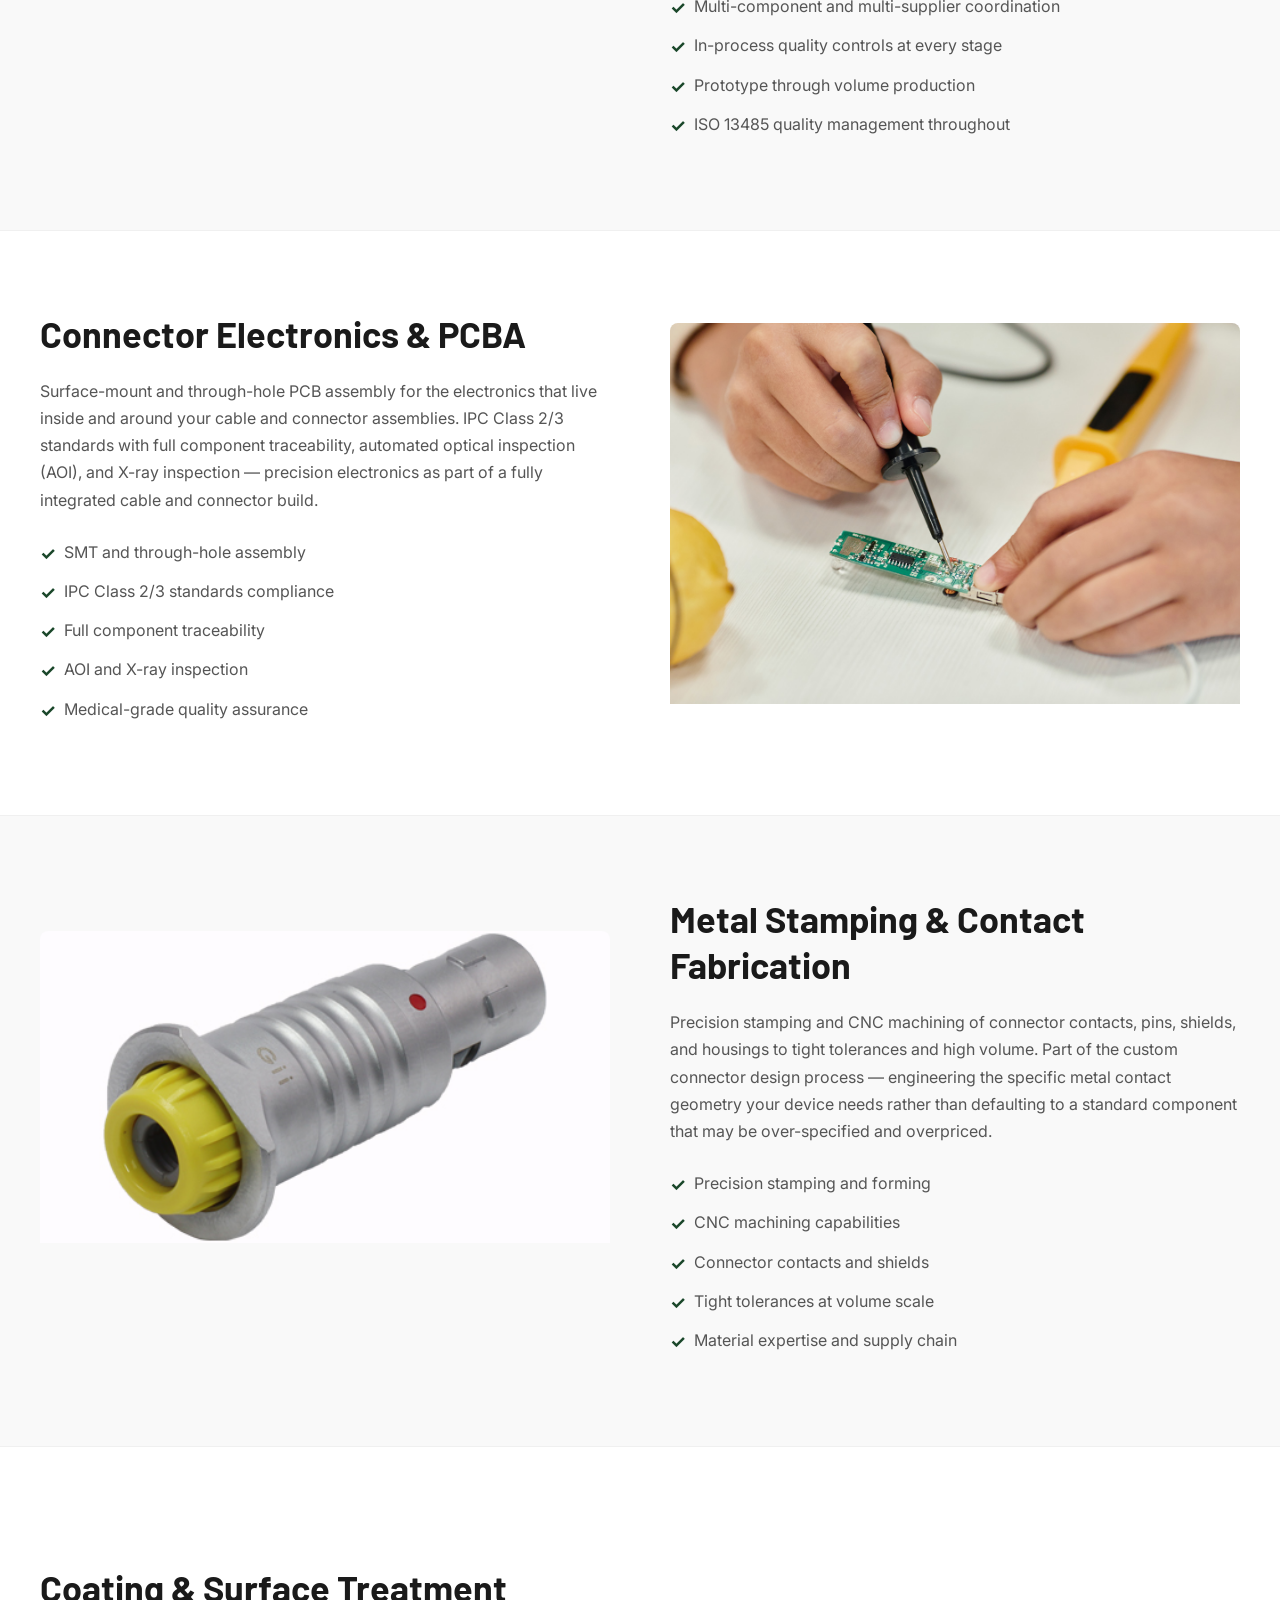
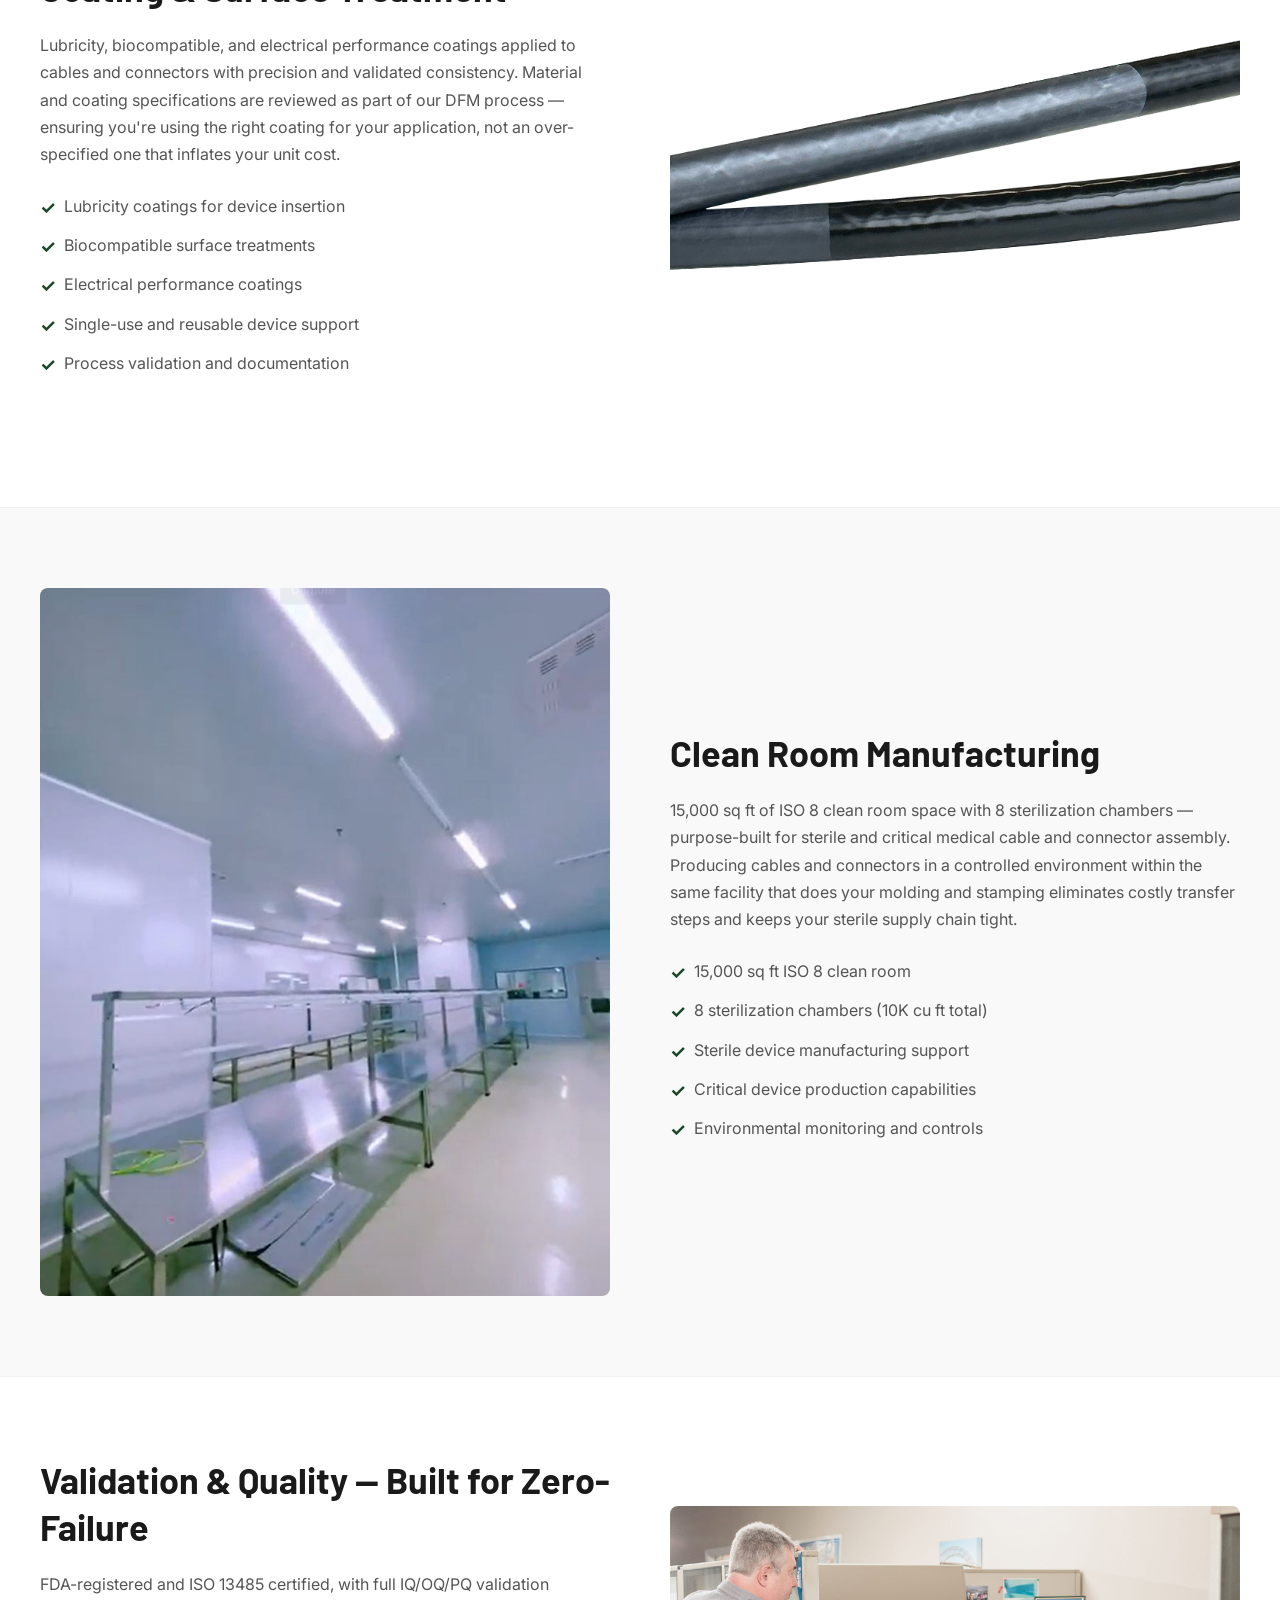
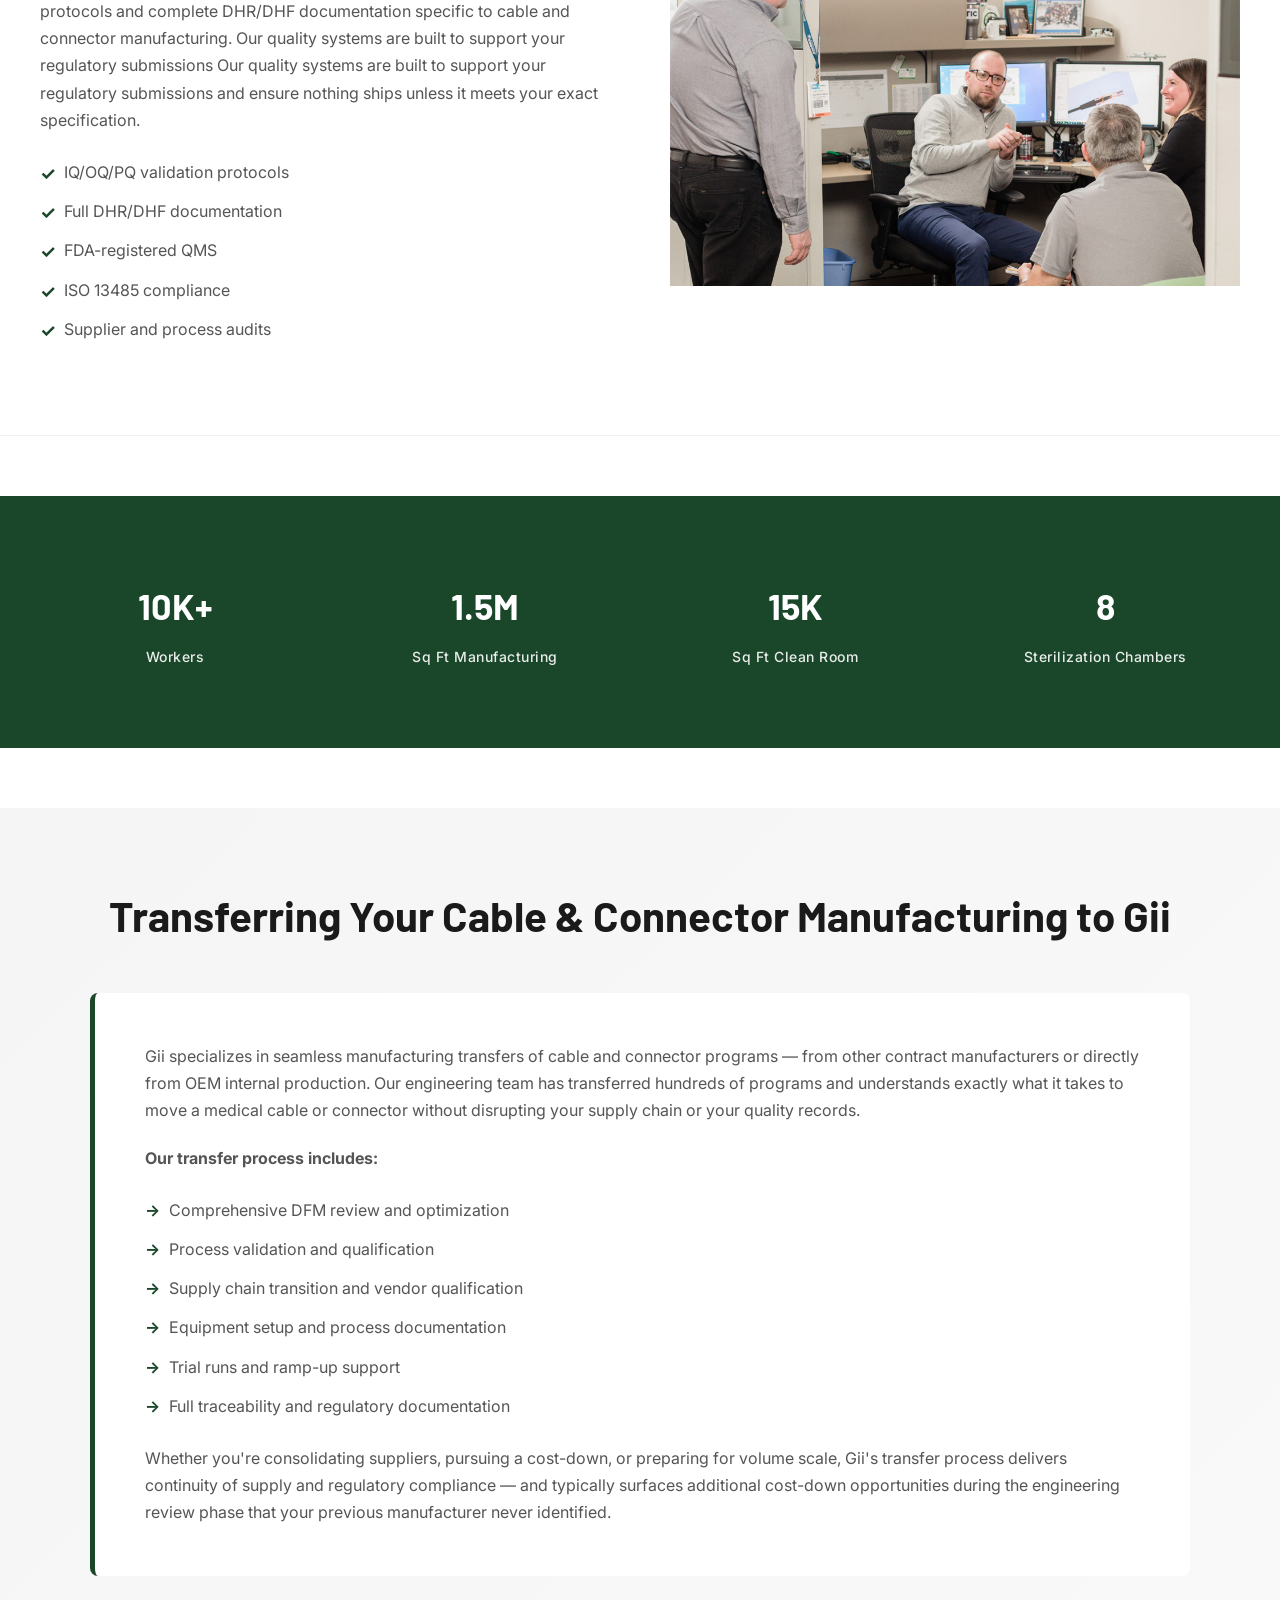
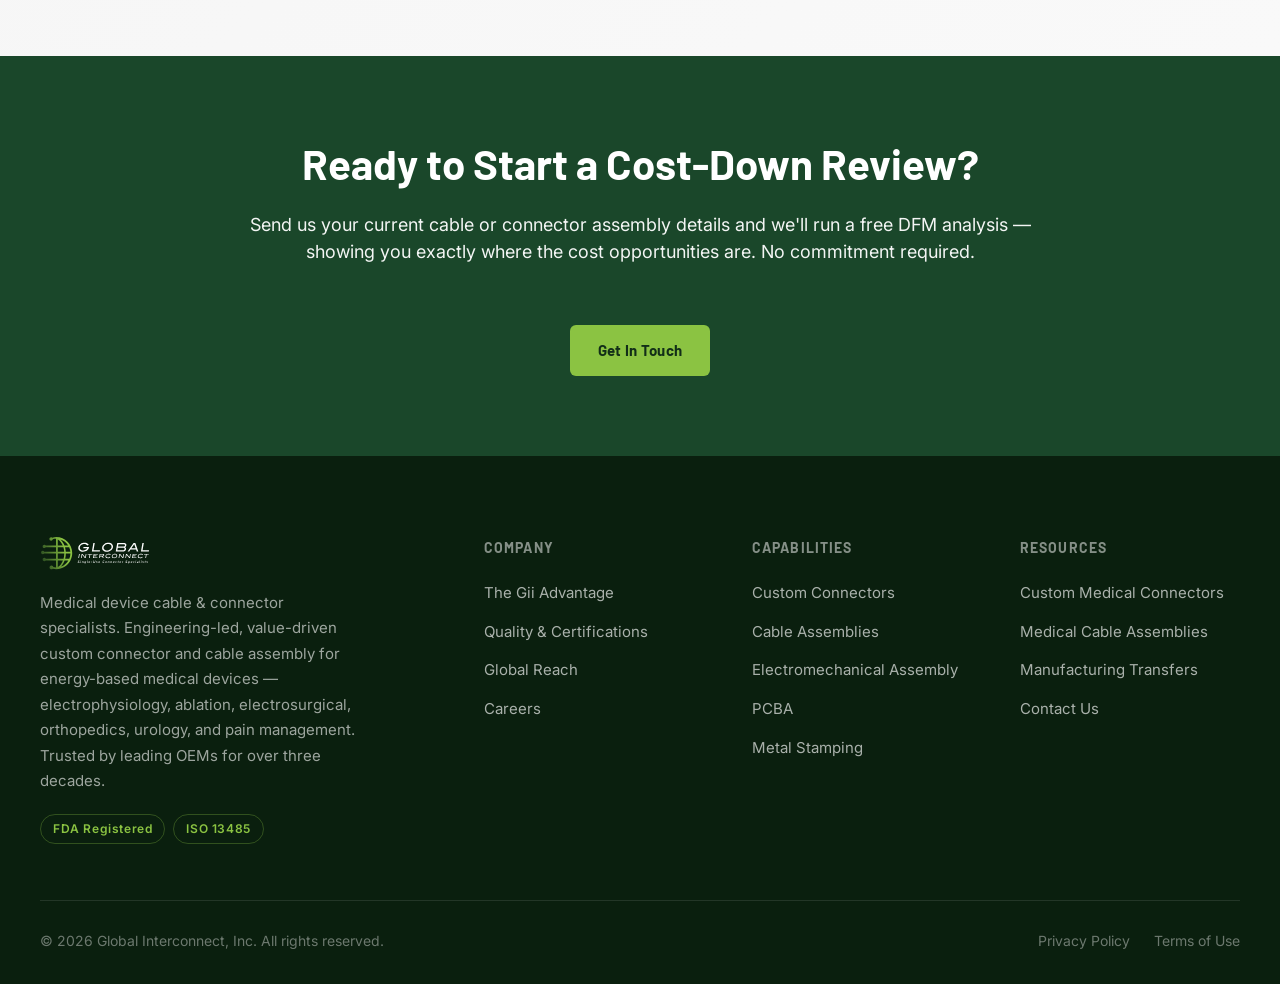
<file: capabilities.html>
<!DOCTYPE html>
<html lang="en">
<head>
  <meta charset="UTF-8" />
  <meta name="viewport" content="width=device-width, initial-scale=1.0" />
  <meta name="description" content="Custom medical connector design, cable assembly, value engineering, DFM reviews, and clean room manufacturing for energy-based devices — electrophysiology, ablation, electrosurgical, orthopedics, urology, and pain management. FDA-registered, ISO 13485." />
  <title>Cable &amp; Connector Capabilities for Energy-Based Medical Devices | Global Interconnect, Inc.</title>
  <!-- Open Graph -->
  <meta property="og:type"        content="website" />
  <meta property="og:site_name"   content="Global Interconnect, Inc." />
  <meta property="og:url"         content="https://www.globalinterconnect.com/capabilities/" />
  <meta property="og:title"       content="Medical Cable &amp; Connector Capabilities | Global Interconnect, Inc." />
  <meta property="og:description" content="Custom connector design, DFM reviews, cable assembly, clean room manufacturing, and manufacturing transfers — all under ISO 13485. Built to reduce your OEM costs." />
  <meta property="og:image"       content="https://www.globalinterconnect.com/assets/images/capabilities/cleanroom.jpg" />
  <!-- Twitter Card -->
  <meta name="twitter:card"        content="summary_large_image" />
  <meta name="twitter:title"       content="Medical Cable &amp; Connector Capabilities | Global Interconnect" />
  <meta name="twitter:description" content="Custom connectors, cable assembly, DFM reviews, and clean room manufacturing. FDA-registered, ISO 13485." />
  <link rel="icon" type="image/png" href="assets/images/favicon.png" />
  <link rel="stylesheet" href="assets/css/style.css" />
  <link rel="preconnect" href="https://fonts.googleapis.com" />
  <link rel="preconnect" href="https://fonts.gstatic.com" crossorigin />
  <link href="https://fonts.googleapis.com/css2?family=Inter:wght@300;400;500;600;700;800&family=Barlow:wght@400;500;600;700;800&display=swap" rel="stylesheet" />
  <style>
    /* ===== PAGE-SPECIFIC STYLES ===== */

    /* Banner Section */
    .capabilities-banner {
      position: relative;
      background: linear-gradient(135deg, #1a472a 0%, #2d6e47 100%);
      background-size: cover;
      background-position: center;
      min-height: 500px;
      display: flex;
      align-items: center;
      justify-content: center;
      overflow: hidden;
    }

    .capabilities-banner::before {
      content: '';
      position: absolute;
      top: 0;
      left: 0;
      right: 0;
      bottom: 0;
      background-image: url('assets/images/capabilities/banner.jpg');
      background-size: cover;
      background-position: center;
      opacity: 0.4;
    }

    .capabilities-banner-content {
      position: relative;
      z-index: 2;
      text-align: center;
      color: white;
      max-width: 800px;
      margin: 0 auto;
      padding: 80px 40px;
    }

    .capabilities-banner h1 {
      font-family: 'Barlow', sans-serif;
      font-size: 56px;
      font-weight: 700;
      margin: 0 0 20px 0;
      line-height: 1.2;
    }

    .capabilities-banner p {
      font-size: 24px;
      font-weight: 300;
      margin: 0;
      line-height: 1.4;
    }

    @media (max-width: 768px) {
      .capabilities-banner h1 {
        font-size: 36px;
      }
      .capabilities-banner p {
        font-size: 18px;
      }
      .capabilities-banner-content {
        padding: 60px 30px;
      }
    }

    /* Intro Section */
    .capabilities-intro {
      padding: 80px 40px;
      background: #ffffff;
    }

    .capabilities-intro-content {
      max-width: 1100px;
      margin: 0 auto;
      text-align: center;
    }

    .capabilities-intro h2 {
      font-family: 'Barlow', sans-serif;
      font-size: 42px;
      font-weight: 700;
      margin: 0 0 30px 0;
      color: #1a1a1a;
      line-height: 1.3;
    }

    .capabilities-intro p {
      font-size: 18px;
      line-height: 1.6;
      color: #444;
      margin: 0 0 20px 0;
      max-width: 900px;
      margin-left: auto;
      margin-right: auto;
    }

    .capabilities-intro-stats {
      display: grid;
      grid-template-columns: repeat(auto-fit, minmax(200px, 1fr));
      gap: 40px;
      margin-top: 60px;
      padding-top: 60px;
      border-top: 1px solid #e0e0e0;
    }

    .intro-stat-item {
      text-align: center;
    }

    .intro-stat-number {
      display: block;
      font-family: 'Barlow', sans-serif;
      font-size: 36px;
      font-weight: 700;
      color: #1a472a;
      margin-bottom: 10px;
    }

    .intro-stat-label {
      display: block;
      font-size: 14px;
      color: #666;
      font-weight: 500;
      text-transform: uppercase;
      letter-spacing: 0.5px;
    }

    @media (max-width: 768px) {
      .capabilities-intro {
        padding: 60px 30px;
      }
      .capabilities-intro h2 {
        font-size: 32px;
      }
      .intro-stat-number {
        font-size: 28px;
      }
    }

    /* Capability Sections */
    .capability-section {
      padding: 80px 40px;
      border-bottom: 1px solid #f0f0f0;
    }

    .capability-section:nth-child(even) {
      background: #f9f9f9;
    }

    .capability-section:last-of-type {
      border-bottom: none;
    }

    .capability-container {
      max-width: 1200px;
      margin: 0 auto;
      display: grid;
      grid-template-columns: 1fr 1fr;
      gap: 60px;
      align-items: center;
    }

    .capability-section.reverse .capability-container {
      direction: rtl;
    }

    .capability-section.reverse .capability-text {
      direction: ltr;
    }

    .capability-image {
      position: relative;
      overflow: hidden;
      border-radius: 8px;
      min-height: 400px;
    }

    .capability-image img {
      width: 100%;
      height: 100%;
      object-fit: cover;
      display: block;
    }

    .capability-text h3 {
      font-family: 'Barlow', sans-serif;
      font-size: 36px;
      font-weight: 700;
      margin: 0 0 20px 0;
      color: #1a1a1a;
      line-height: 1.3;
    }

    .capability-text p {
      font-size: 16px;
      line-height: 1.7;
      color: #555;
      margin: 0 0 20px 0;
    }

    .capability-text ul {
      list-style: none;
      padding: 0;
      margin: 25px 0 0 0;
    }

    .capability-text li {
      font-size: 16px;
      line-height: 1.7;
      color: #555;
      margin-bottom: 12px;
      padding-left: 24px;
      position: relative;
    }

    .capability-text li::before {
      content: '✓';
      position: absolute;
      left: 0;
      color: #1a472a;
      font-weight: bold;
      font-size: 18px;
    }

    @media (max-width: 768px) {
      .capability-container {
        grid-template-columns: 1fr;
        gap: 40px;
      }

      .capability-section.reverse .capability-container {
        direction: ltr;
      }

      .capability-image {
        min-height: 300px;
      }

      .capability-text h3 {
        font-size: 28px;
      }

      .capability-section {
        padding: 60px 30px;
      }
    }

    /* Stats Bar */
    .capabilities-stats-bar {
      background: #1a472a;
      color: white;
      padding: 60px 40px;
      margin: 60px 0;
    }

    .capabilities-stats-container {
      max-width: 1200px;
      margin: 0 auto;
      display: grid;
      grid-template-columns: repeat(auto-fit, minmax(200px, 1fr));
      gap: 40px;
      text-align: center;
    }

    .capabilities-stats-item {
      padding: 20px 0;
    }

    .capabilities-stats-number {
      display: block;
      font-family: 'Barlow', sans-serif;
      font-size: 36px;
      font-weight: 700;
      margin-bottom: 10px;
    }

    .capabilities-stats-label {
      display: block;
      font-size: 14px;
      font-weight: 500;
      letter-spacing: 0.5px;
      opacity: 0.9;
    }

    @media (max-width: 768px) {
      .capabilities-stats-bar {
        padding: 40px 30px;
        margin: 40px 0;
      }
      .capabilities-stats-number {
        font-size: 28px;
      }
      .capabilities-stats-container {
        gap: 30px;
      }
    }

    /* Transfer Section */
    .manufacturing-transfer {
      padding: 80px 40px;
      background: linear-gradient(135deg, #f5f5f5 0%, #f9f9f9 100%);
    }

    .transfer-container {
      max-width: 1100px;
      margin: 0 auto;
    }

    .transfer-header {
      text-align: center;
      margin-bottom: 50px;
    }

    .transfer-header h2 {
      font-family: 'Barlow', sans-serif;
      font-size: 42px;
      font-weight: 700;
      margin: 0 0 30px 0;
      color: #1a1a1a;
      line-height: 1.3;
    }

    .transfer-content {
      background: white;
      padding: 50px;
      border-radius: 8px;
      border-left: 5px solid #1a472a;
    }

    .transfer-content p {
      font-size: 16px;
      line-height: 1.7;
      color: #555;
      margin: 0 0 20px 0;
    }

    .transfer-content p:last-child {
      margin-bottom: 0;
    }

    .transfer-content ul {
      list-style: none;
      padding: 0;
      margin: 25px 0;
    }

    .transfer-content li {
      font-size: 16px;
      line-height: 1.7;
      color: #555;
      margin-bottom: 12px;
      padding-left: 24px;
      position: relative;
    }

    .transfer-content li::before {
      content: '→';
      position: absolute;
      left: 0;
      color: #1a472a;
      font-weight: bold;
      font-size: 16px;
    }

    @media (max-width: 768px) {
      .manufacturing-transfer {
        padding: 60px 30px;
      }
      .transfer-header h2 {
        font-size: 32px;
      }
      .transfer-content {
        padding: 40px 30px;
      }
    }

    /* CTA Section */
    .capabilities-cta {
      padding: 80px 40px;
      background: #1a472a;
      color: white;
      text-align: center;
    }

    .capabilities-cta-content {
      max-width: 800px;
      margin: 0 auto;
    }

    .capabilities-cta h2 {
      font-family: 'Barlow', sans-serif;
      font-size: 42px;
      font-weight: 700;
      margin: 0 0 20px 0;
      line-height: 1.3;
    }

    .capabilities-cta p {
      font-size: 18px;
      margin: 0 0 40px 0;
      line-height: 1.5;
      opacity: 0.95;
    }

    .capabilities-cta .btn {
      margin-top: 20px;
    }

    @media (max-width: 768px) {
      .capabilities-cta {
        padding: 60px 30px;
      }
      .capabilities-cta h2 {
        font-size: 32px;
      }
      .capabilities-cta p {
        font-size: 16px;
      }
    }
  </style>
</head>
<body>

  <!-- ===== NAVIGATION ===== -->
  <header class="site-header" id="site-header">
    <nav class="nav-container">
      <a href="index.html" class="nav-logo">
        <img src="assets/images/logos/logo-white.svg" alt="Global Interconnect, Inc." class="logo-img" />
      </a>

      <button class="nav-toggle" id="nav-toggle" aria-label="Toggle navigation">
        <span></span><span></span><span></span>
      </button>

      <ul class="nav-links" id="nav-links">
        <li><a href="index.html">Home</a></li>
        <li><a href="about.html">About</a></li>
        <li><a href="capabilities.html" class="active">Capabilities</a></li>
        <li><a href="expertise.html">Expertise</a></li>
        <li><a href="devices.html">Devices</a></li>
        <li><a href="insights.html">Insights</a></li>
        <li><a href="faq.html">FAQ</a></li>
        <li><a href="quote.html" class="nav-cta">Get a Quote</a></li>
      </ul>
    </nav>
  </header>

  <!-- ===== PAGE BANNER ===== -->
  <section class="capabilities-banner">
    <div class="capabilities-banner-content">
      <h1>Cable &amp; Connector Capabilities</h1>
      <p>Engineering-Led Custom Connector Design &amp; Cable Assembly for Energy-Based Medical Devices</p>
    </div>
  </section>

  <!-- ===== INTRO SECTION ===== -->
  <section class="capabilities-intro">
    <div class="capabilities-intro-content">
      <h2>Value Engineering — The Gii Difference</h2>
      <p>The single biggest driver of cable and connector cost in medical devices isn't manufacturing overhead — it's the choice of connector itself. When OEMs default to expensive branded off-the-shelf connectors, they pay a significant price premium that compounds across every unit shipped. Gii's engineers design purpose-built custom connector solutions that meet your exact performance and regulatory requirements at a fraction of that cost. Paired with rigorous DFM reviews and material optimization on every program, that value-engineering approach is how Gii consistently delivers meaningful cost reductions for OEMs building energy-based devices — across electrophysiology, ablation, electrosurgical, orthopedics, urology, and pain management.</p>
      <p>On the manufacturing side, Gii draws on a carefully curated network of specialized manufacturing partners across the US, Costa Rica, and Asia — selecting the right facility for each element of your program based on capability, quality, and cost, rather than constraining you to a single location. That flexibility is a competitive advantage most contract manufacturers simply can't offer.</p>
      <p>And while cables and connectors are always our deepest specialty, Gii's capabilities don't stop at the connector. For programs where it makes sense, we support full device-level builds — complete electromechanical assembly, PCBA integration, and finished device production — giving partners who want a single accountable team from concept through finished goods exactly that.</p>

      <div class="capabilities-intro-stats">
        <div class="intro-stat-item">
          <span class="intro-stat-number">10K+</span>
          <span class="intro-stat-label">Skilled Workers</span>
        </div>
        <div class="intro-stat-item">
          <span class="intro-stat-number">1.5M</span>
          <span class="intro-stat-label">Sq Ft Manufacturing</span>
        </div>
        <div class="intro-stat-item">
          <span class="intro-stat-number">15K</span>
          <span class="intro-stat-label">Sq Ft Clean Room</span>
        </div>
        <div class="intro-stat-item">
          <span class="intro-stat-number">8</span>
          <span class="intro-stat-label">Sterilization Chambers</span>
        </div>
      </div>
    </div>
  </section>

  <!-- ===== CAPABILITY SECTIONS ===== -->

  <!-- Custom Connector Design & Molding -->
  <section class="capability-section">
    <div class="capability-container">
      <div class="capability-image">
        <img src="assets/images/capabilities/molding.jpg" alt="Custom Connector Design & Molding" />
      </div>
      <div class="capability-text">
        <h3>Custom Connector Design &amp; Engineering</h3>
        <p>This is the core of what Gii does and where the greatest cost savings are found. Rather than specifying expensive branded connectors, our engineers design purpose-built alternatives — push-pull, locking, non-locking, and breakaway configurations — that match your clinical and regulatory requirements at a dramatically lower per-unit cost. Biocompatible, durable, and engineered from the ground up for your specific device.</p>
        <ul>
          <li>Biocompatible material selection and validation</li>
          <li>Push-pull, locking, and non-locking configurations</li>
          <li>Backward compatible design engineering</li>
          <li>Miniaturization and tight tolerance capabilities</li>
          <li>Full DFM review and process validation</li>
        </ul>
      </div>
    </div>
  </section>

  <!-- Cable Assembly Manufacturing -->
  <section class="capability-section reverse">
    <div class="capability-container">
      <div class="capability-image">
        <img src="assets/images/capabilities/assembly.jpg" alt="Cable Assembly Manufacturing" />
      </div>
      <div class="capability-text">
        <h3>Cable Assembly Manufacturing</h3>
        <p>Complete cable assembly from wire cutting and termination through final electrical test — 100% tested on every unit, no exceptions. We offer custom extruded wires, high-flex, shielded, coaxial, and multi-conductor cable options. Our DFM engineers review every design for opportunities to simplify construction, optimize materials, and reduce per-unit cost before production begins.</p>
        <ul>
          <li>Custom wire extrusion and formulation</li>
          <li>High-flex, shielded, and coaxial options</li>
          <li>Multi-conductor cable capabilities</li>
          <li>Full traceability from raw material to shipment</li>
        </ul>
      </div>
    </div>
  </section>

  <!-- Electromechanical Assembly -->
  <section class="capability-section">
    <div class="capability-container">
      <div class="capability-image">
        <img src="assets/images/capabilities/subassembly.jpg" alt="Electromechanical Assembly" />
      </div>
      <div class="capability-text">
        <h3>From Cable Assembly to Full Device Build</h3>
        <p>Cables and connectors are Gii's core — but our engineering and manufacturing infrastructure is built to go further. For OEM partners who need it, we support complete device-level production: full electromechanical assembly, multi-component subassembly, and finished medical device builds under ISO 13485. Whether you need a single sub-build handled or a complete turnkey program, Gii can be the single accountable partner from interconnect through finished goods.</p>
        <ul>
          <li>Cable-to-device subassembly integration</li>
          <li>Complete electromechanical device builds</li>
          <li>Multi-component and multi-supplier coordination</li>
          <li>In-process quality controls at every stage</li>
          <li>Prototype through volume production</li>
          <li>ISO 13485 quality management throughout</li>
        </ul>
      </div>
    </div>
  </section>

  <!-- PCB Assembly -->
  <section class="capability-section reverse">
    <div class="capability-container">
      <div class="capability-image">
        <img src="assets/images/capabilities/pcba.jpg" alt="PCB Assembly (PCBA)" />
      </div>
      <div class="capability-text">
        <h3>Connector Electronics &amp; PCBA</h3>
        <p>Surface-mount and through-hole PCB assembly for the electronics that live inside and around your cable and connector assemblies. IPC Class 2/3 standards with full component traceability, automated optical inspection (AOI), and X-ray inspection — precision electronics as part of a fully integrated cable and connector build.</p>
        <ul>
          <li>SMT and through-hole assembly</li>
          <li>IPC Class 2/3 standards compliance</li>
          <li>Full component traceability</li>
          <li>AOI and X-ray inspection</li>
          <li>Medical-grade quality assurance</li>
        </ul>
      </div>
    </div>
  </section>

  <!-- Metal Stamping & Machining -->
  <section class="capability-section">
    <div class="capability-container">
      <div class="capability-image">
        <img src="assets/images/capabilities/machining.jpg" alt="Metal Stamping & Machining" />
      </div>
      <div class="capability-text">
        <h3>Metal Stamping &amp; Contact Fabrication</h3>
        <p>Precision stamping and CNC machining of connector contacts, pins, shields, and housings to tight tolerances and high volume. Part of the custom connector design process — engineering the specific metal contact geometry your device needs rather than defaulting to a standard component that may be over-specified and overpriced.</p>
        <ul>
          <li>Precision stamping and forming</li>
          <li>CNC machining capabilities</li>
          <li>Connector contacts and shields</li>
          <li>Tight tolerances at volume scale</li>
          <li>Material expertise and supply chain</li>
        </ul>
      </div>
    </div>
  </section>

  <!-- Coating & Surface Treatment -->
  <section class="capability-section reverse">
    <div class="capability-container">
      <div class="capability-image">
        <img src="assets/images/capabilities/coating.jpg" alt="Coating & Surface Treatment" />
      </div>
      <div class="capability-text">
        <h3>Coating &amp; Surface Treatment</h3>
        <p>Lubricity, biocompatible, and electrical performance coatings applied to cables and connectors with precision and validated consistency. Material and coating specifications are reviewed as part of our DFM process — ensuring you're using the right coating for your application, not an over-specified one that inflates your unit cost.</p>
        <ul>
          <li>Lubricity coatings for device insertion</li>
          <li>Biocompatible surface treatments</li>
          <li>Electrical performance coatings</li>
          <li>Single-use and reusable device support</li>
          <li>Process validation and documentation</li>
        </ul>
      </div>
    </div>
  </section>

  <!-- Clean Room Manufacturing -->
  <section class="capability-section">
    <div class="capability-container">
      <div class="capability-image">
        <img src="assets/images/capabilities/cleanroom.jpg" alt="Clean Room Manufacturing" />
      </div>
      <div class="capability-text">
        <h3>Clean Room Manufacturing</h3>
        <p>15,000 sq ft of ISO 8 clean room space with 8 sterilization chambers — purpose-built for sterile and critical medical cable and connector assembly. Producing cables and connectors in a controlled environment within the same facility that does your molding and stamping eliminates costly transfer steps and keeps your sterile supply chain tight.</p>
        <ul>
          <li>15,000 sq ft ISO 8 clean room</li>
          <li>8 sterilization chambers (10K cu ft total)</li>
          <li>Sterile device manufacturing support</li>
          <li>Critical device production capabilities</li>
          <li>Environmental monitoring and controls</li>
        </ul>
      </div>
    </div>
  </section>

  <!-- Validation & Quality -->
  <section class="capability-section reverse">
    <div class="capability-container">
      <div class="capability-image">
        <img src="assets/images/capabilities/validation-process.jpg" alt="Validation & Quality" />
      </div>
      <div class="capability-text">
        <h3>Validation &amp; Quality — Built for Zero-Failure</h3>
        <p>FDA-registered and ISO 13485 certified, with full IQ/OQ/PQ validation protocols and complete DHR/DHF documentation specific to cable and connector manufacturing. Our quality systems are built to support your regulatory submissions Our quality systems are built to support your regulatory submissions and ensure nothing ships unless it meets your exact specification.</p>
        <ul>
          <li>IQ/OQ/PQ validation protocols</li>
          <li>Full DHR/DHF documentation</li>
          <li>FDA-registered QMS</li>
          <li>ISO 13485 compliance</li>
          <li>Supplier and process audits</li>
        </ul>
      </div>
    </div>
  </section>

  <!-- ===== STATS BAR ===== -->
  <div class="capabilities-stats-bar">
    <div class="capabilities-stats-container">
      <div class="capabilities-stats-item">
        <span class="capabilities-stats-number">10K+</span>
        <span class="capabilities-stats-label">Workers</span>
      </div>
      <div class="capabilities-stats-item">
        <span class="capabilities-stats-number">1.5M</span>
        <span class="capabilities-stats-label">Sq Ft Manufacturing</span>
      </div>
      <div class="capabilities-stats-item">
        <span class="capabilities-stats-number">15K</span>
        <span class="capabilities-stats-label">Sq Ft Clean Room</span>
      </div>
      <div class="capabilities-stats-item">
        <span class="capabilities-stats-number">8</span>
        <span class="capabilities-stats-label">Sterilization Chambers</span>
      </div>
    </div>
  </div>

  <!-- ===== MANUFACTURING TRANSFER ===== -->
  <section class="manufacturing-transfer">
    <div class="transfer-container">
      <div class="transfer-header">
        <h2>Transferring Your Cable &amp; Connector Manufacturing to Gii</h2>
      </div>
      <div class="transfer-content">
        <p>Gii specializes in seamless manufacturing transfers of cable and connector programs — from other contract manufacturers or directly from OEM internal production. Our engineering team has transferred hundreds of programs and understands exactly what it takes to move a medical cable or connector without disrupting your supply chain or your quality records.</p>
        <p><strong>Our transfer process includes:</strong></p>
        <ul>
          <li>Comprehensive DFM review and optimization</li>
          <li>Process validation and qualification</li>
          <li>Supply chain transition and vendor qualification</li>
          <li>Equipment setup and process documentation</li>
          <li>Trial runs and ramp-up support</li>
          <li>Full traceability and regulatory documentation</li>
        </ul>
        <p>Whether you're consolidating suppliers, pursuing a cost-down, or preparing for volume scale, Gii's transfer process delivers continuity of supply and regulatory compliance — and typically surfaces additional cost-down opportunities during the engineering review phase that your previous manufacturer never identified.</p>
      </div>
    </div>
  </section>

  <!-- ===== CTA SECTION ===== -->
  <section class="capabilities-cta">
    <div class="capabilities-cta-content">
      <h2>Ready to Start a Cost-Down Review?</h2>
      <p>Send us your current cable or connector assembly details and we'll run a free DFM analysis — showing you exactly where the cost opportunities are. No commitment required.</p>
      <a href="index.html#contact" class="btn btn-primary">Get In Touch</a>
    </div>
  </section>

  <!-- ===== FOOTER ===== -->
  <footer class="site-footer">
    <div class="container">
      <div class="footer-grid">
        <div class="footer-brand">
          <img src="assets/images/logos/logo-white.svg" alt="Global Interconnect, Inc." class="footer-logo" />
          <p>Medical device cable &amp; connector specialists. Engineering-led, value-driven custom connector and cable assembly for energy-based medical devices — electrophysiology, ablation, electrosurgical, orthopedics, urology, and pain management. Trusted by leading OEMs for over three decades.</p>
          <div class="footer-certs">
            <span>FDA Registered</span>
            <span>ISO 13485</span>
            
          </div>
        </div>

        <div class="footer-nav-col">
          <h4>Company</h4>
          <ul>
            <li><a href="index.html#advantage">The Gii Advantage</a></li>
            <li><a href="index.html#quality">Quality &amp; Certifications</a></li>
            <li><a href="index.html#global">Global Reach</a></li>
            <li><a href="https://www.globalinterconnect.com/careers/" target="_blank" rel="noopener">Careers</a></li>
          </ul>
        </div>

        <div class="footer-nav-col">
          <h4>Capabilities</h4>
          <ul>
            <li><a href="capabilities.html">Custom Connectors</a></li>
            <li><a href="capabilities.html">Cable Assemblies</a></li>
            <li><a href="capabilities.html">Electromechanical Assembly</a></li>
            <li><a href="capabilities.html">PCBA</a></li>
            <li><a href="capabilities.html">Metal Stamping</a></li>
          </ul>
        </div>

        <div class="footer-nav-col">
          <h4>Resources</h4>
          <ul>
            <li><a href="https://www.globalinterconnect.com/understanding-custom-medical-connectors/" target="_blank" rel="noopener">Custom Medical Connectors</a></li>
            <li><a href="https://www.globalinterconnect.com/understanding-medical-cable-assemblies/" target="_blank" rel="noopener">Medical Cable Assemblies</a></li>
            <li><a href="https://www.globalinterconnect.com/considerations-when-transferring-medical-device-manufacturing/" target="_blank" rel="noopener">Manufacturing Transfers</a></li>
            <li><a href="index.html#contact">Contact Us</a></li>
          </ul>
        </div>
      </div>

      <div class="footer-bottom">
        <p>&copy; <span id="year"></span> Global Interconnect, Inc. All rights reserved.</p>
        <div class="footer-bottom-links">
          <a href="#">Privacy Policy</a>
          <a href="#">Terms of Use</a>
        </div>
      </div>
    </div>
  </footer>

  <script src="assets/js/main.js"></script>
  <script src="assets/js/chatbot.js"></script>
</body>
</html>
</file>
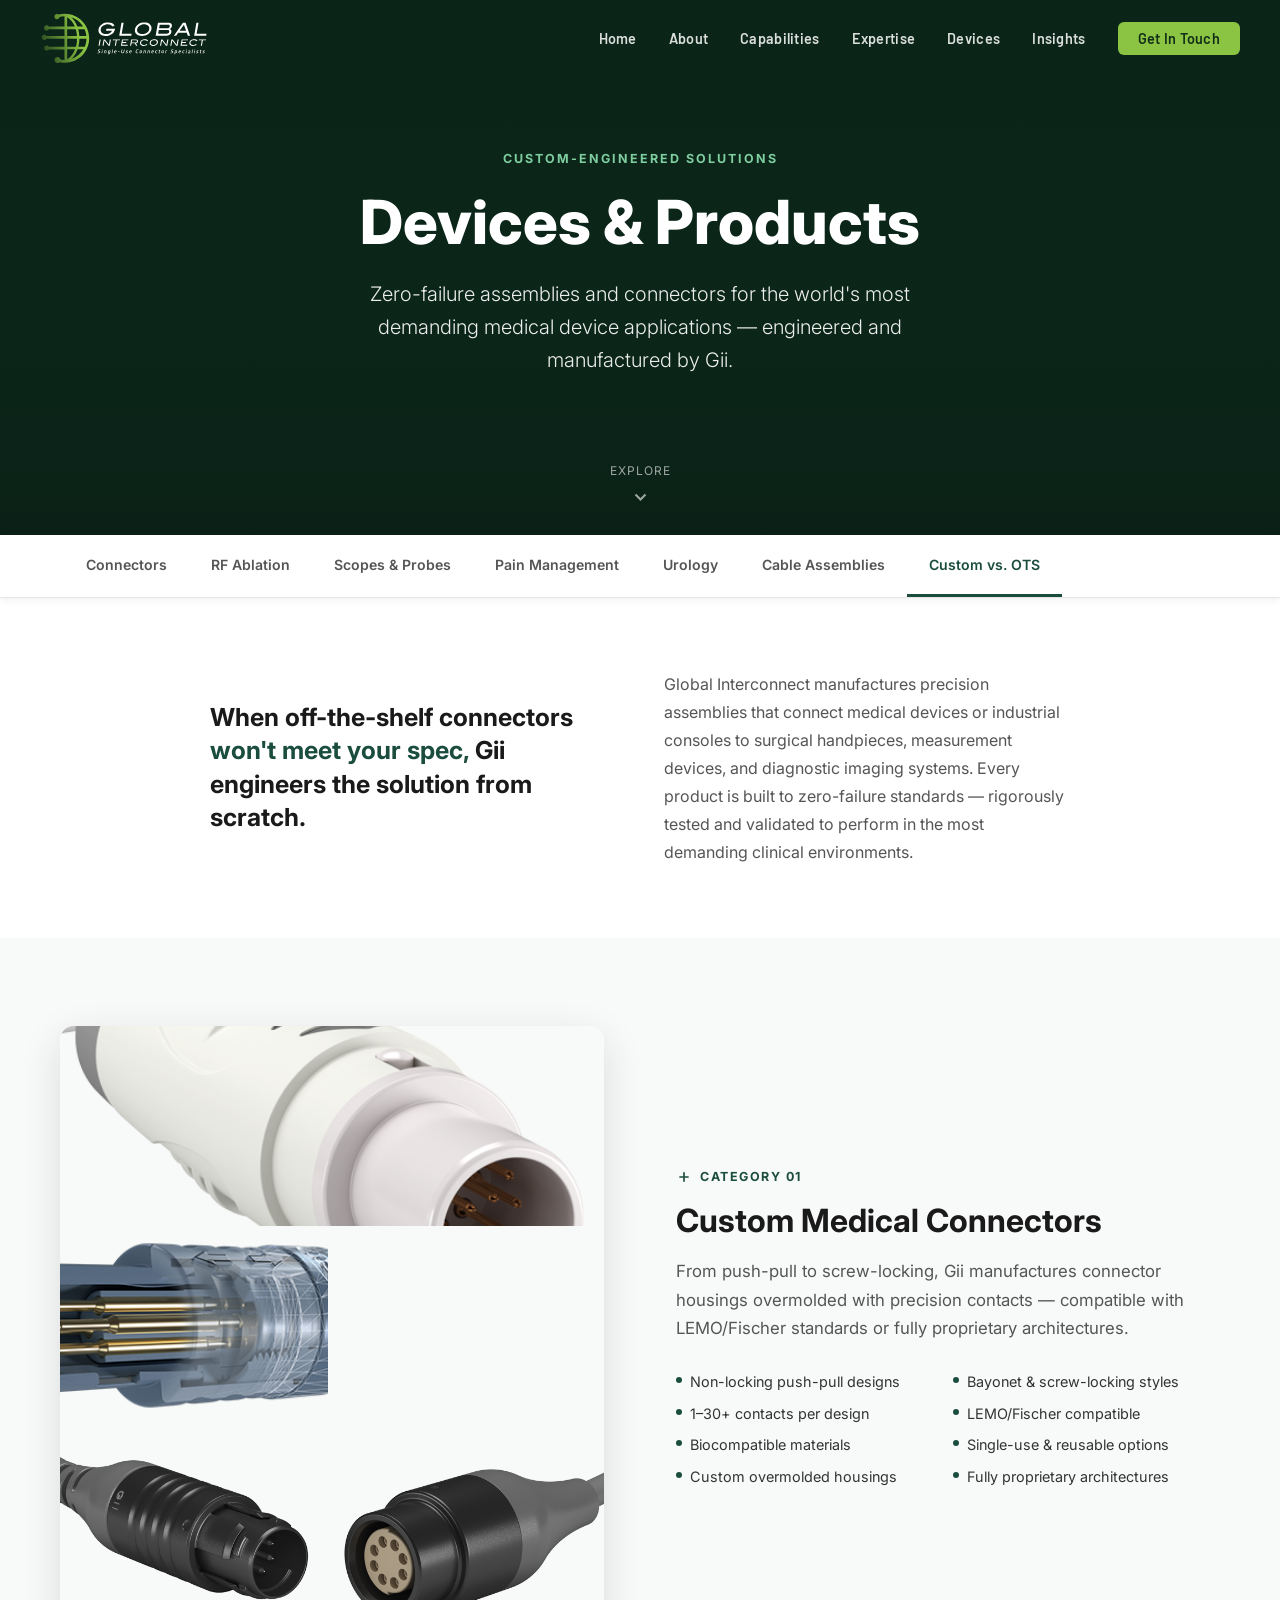
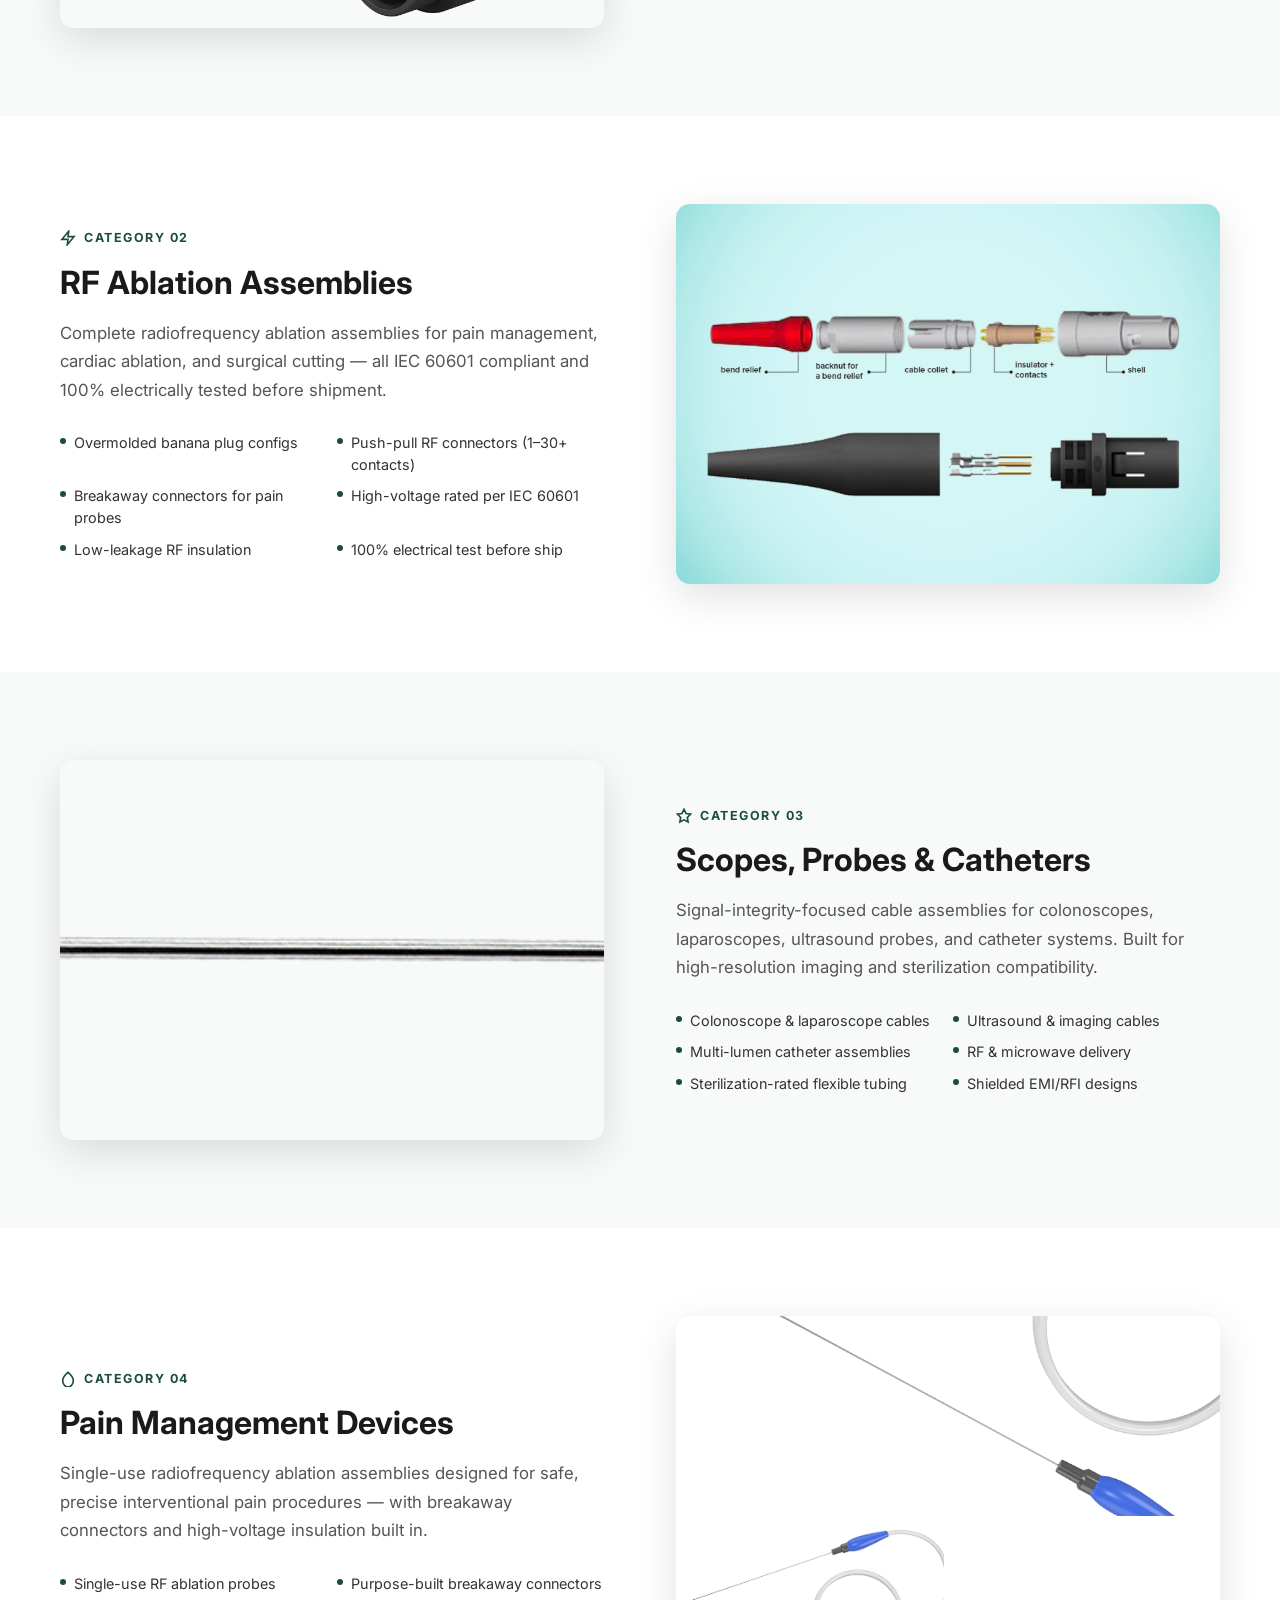
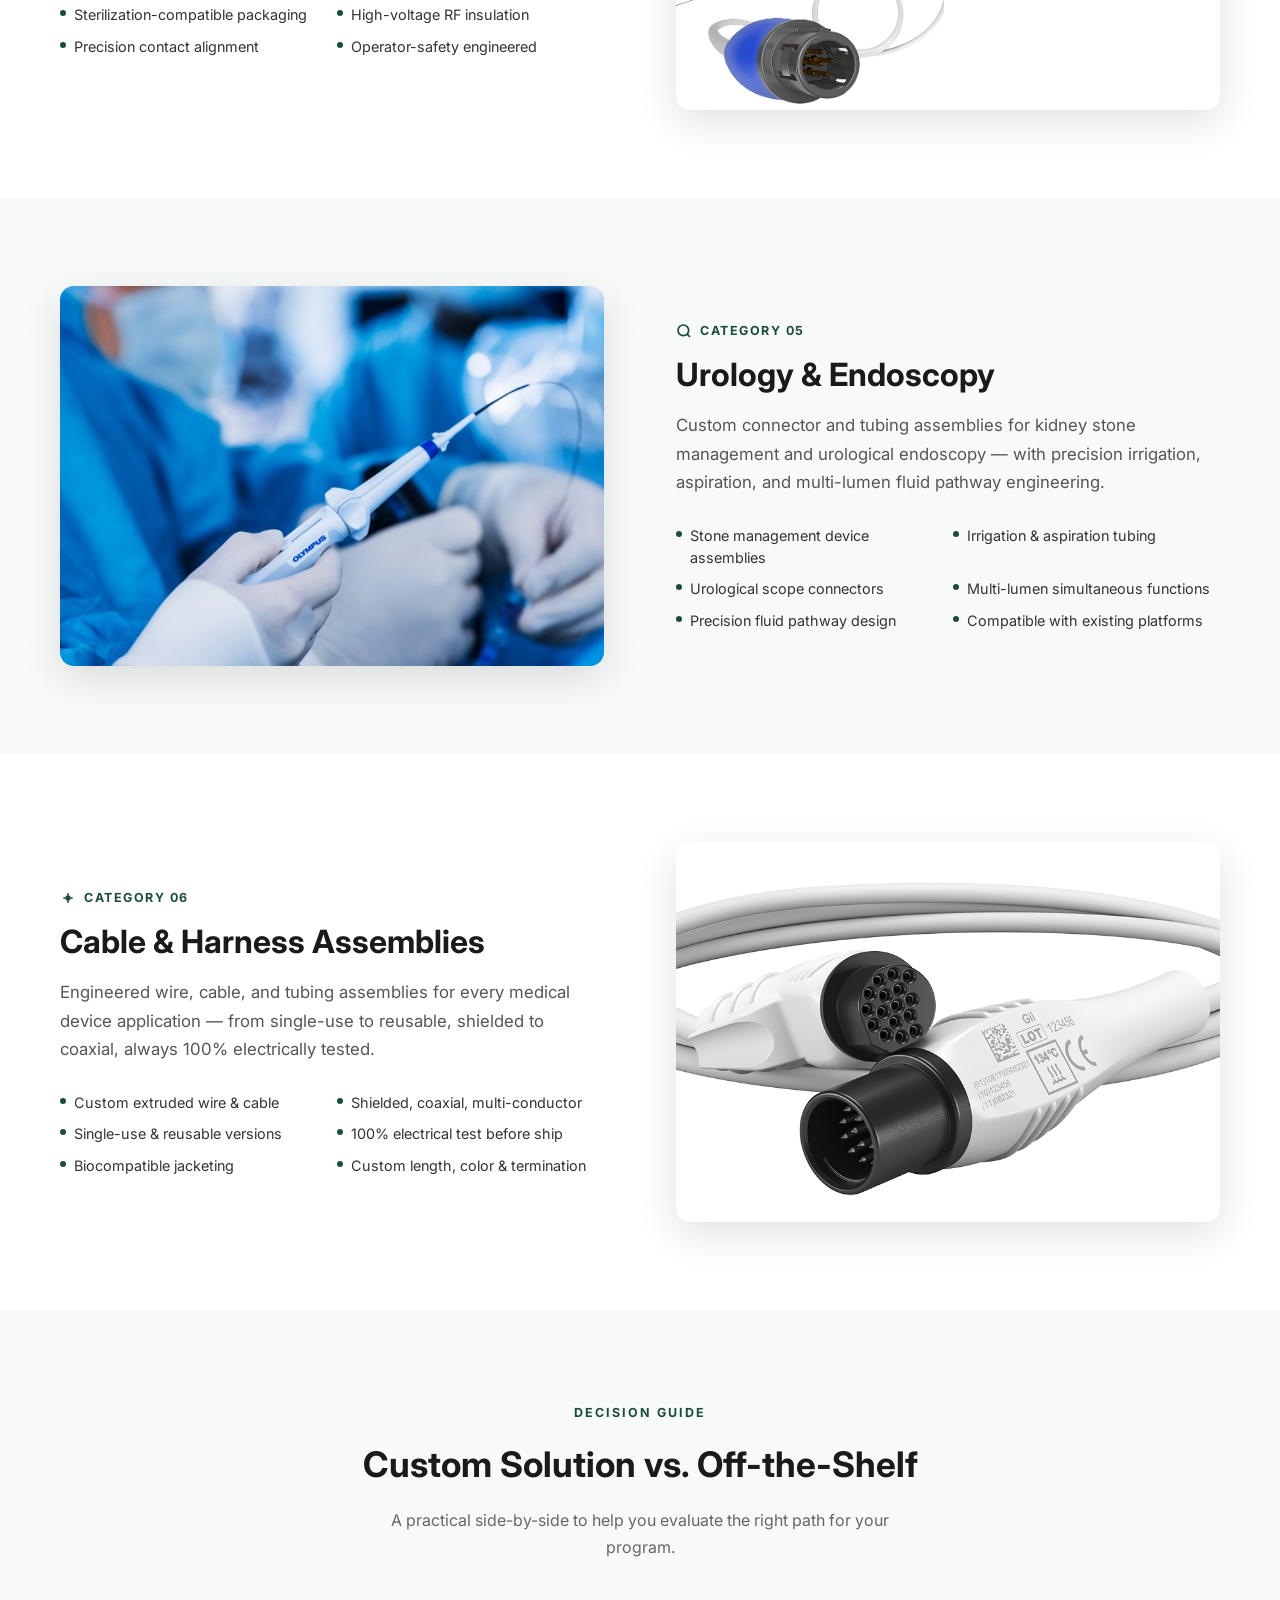
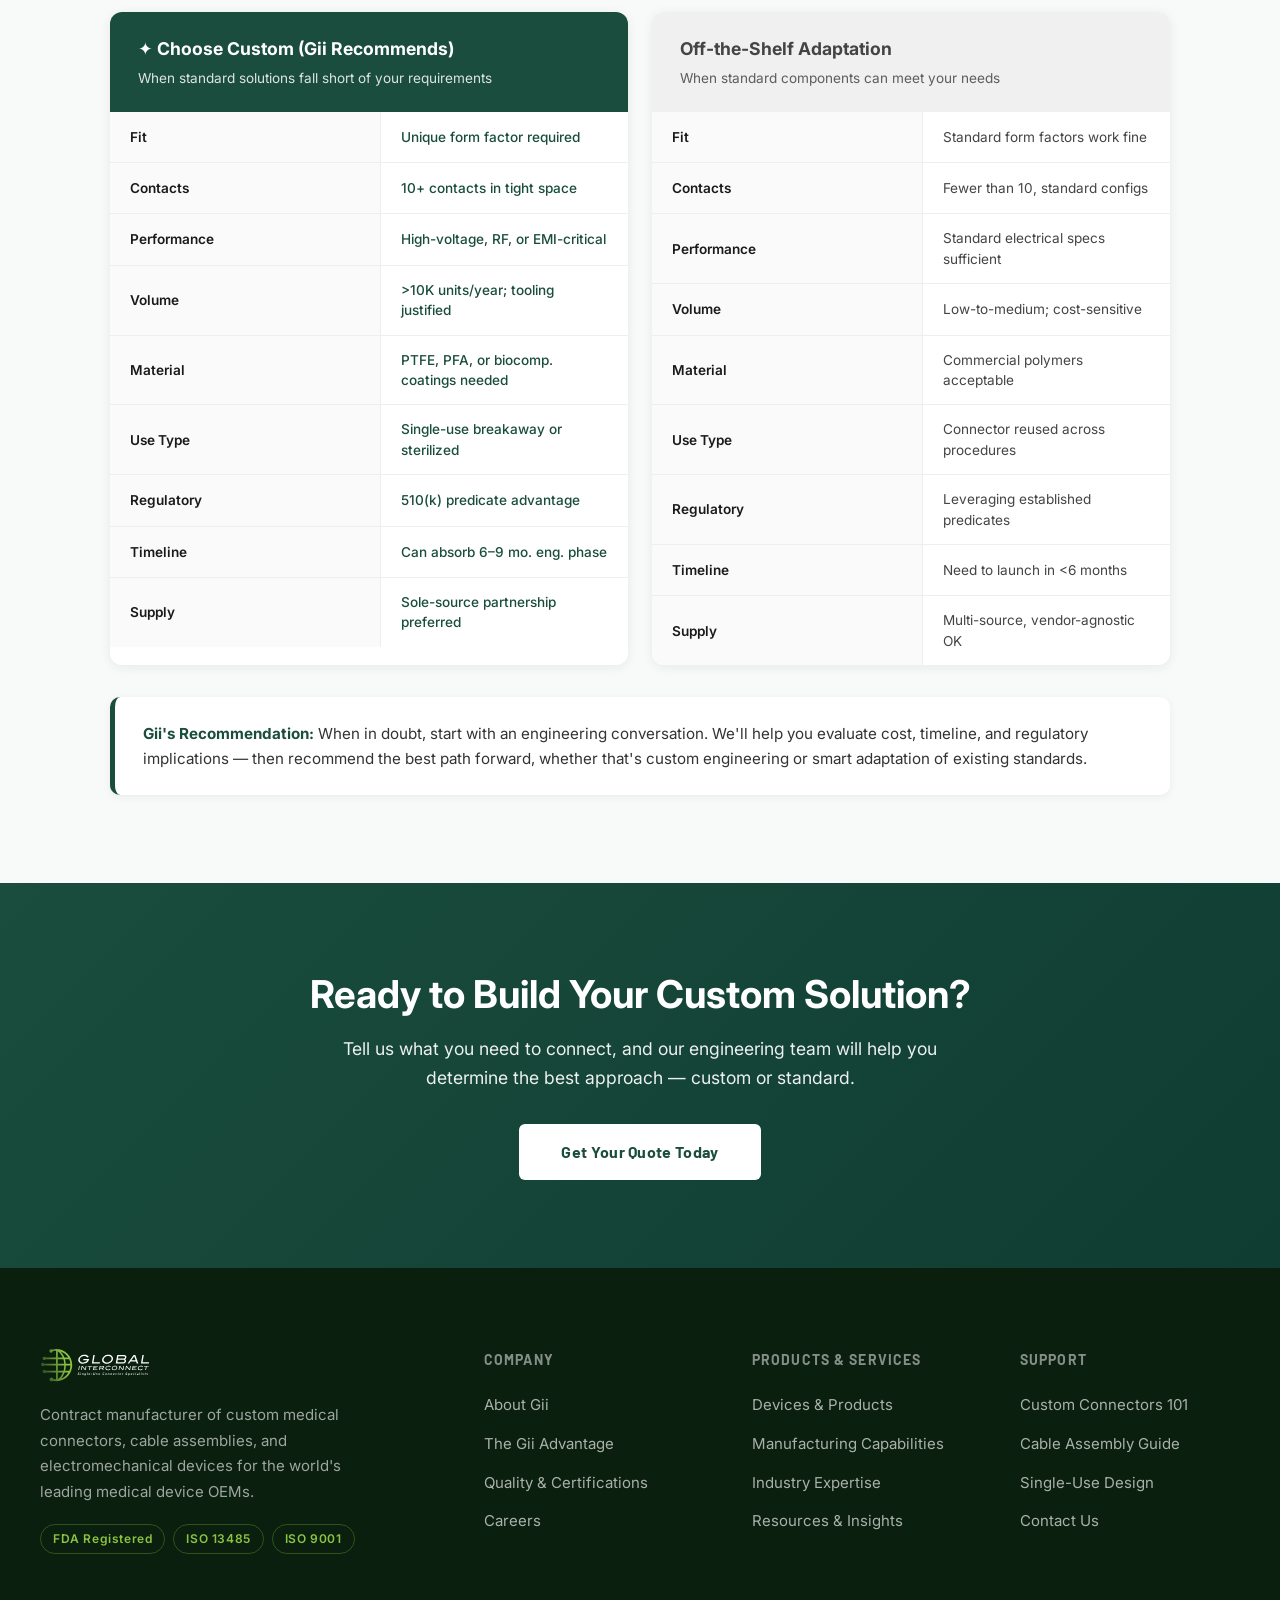
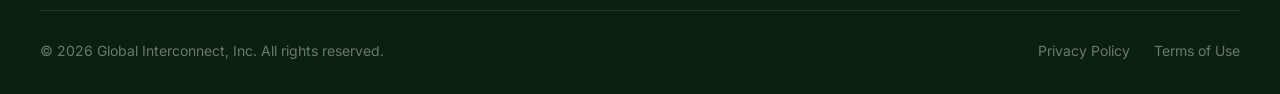
<file: devices copy.html>
<!DOCTYPE html>
<html lang="en">
<head>
  <meta charset="UTF-8" />
  <meta name="viewport" content="width=device-width, initial-scale=1.0" />
  <meta name="description" content="Explore Gii's custom medical device assemblies, connectors, and cable solutions engineered to zero-failure standards. Custom RF ablation assemblies, scopes, probes, and more." />
  <title>Devices & Products | Global Interconnect, Inc.</title>
  <link rel="icon" type="image/png" href="assets/images/favicon.png" />
  <link rel="stylesheet" href="assets/css/style.css" />
  <link rel="preconnect" href="https://fonts.googleapis.com" />
  <link rel="preconnect" href="https://fonts.gstatic.com" crossorigin />
  <link href="https://fonts.googleapis.com/css2?family=Inter:wght@300;400;500;600;700;800&family=Barlow:wght@400;500;600;700;800&display=swap" rel="stylesheet" />

  <style>

    /* ─── VIDEO HERO ──────────────────────────────────────────── */
    .devices-hero {
      position: relative;
      width: 100%;
      /* Padding drives the height — content never gets clipped.
         clamp(min, preferred, max) shrinks gracefully on small viewports. */
      padding: clamp(90px, 16vh, 160px) 24px clamp(80px, 14vh, 130px);
      box-sizing: border-box;
      overflow: hidden;
      display: flex;
      align-items: center;
      justify-content: center;
      background: #0c2e1e;
    }

    .devices-hero video {
      position: absolute;
      inset: 0;
      width: 100%;
      height: 100%;
      object-fit: cover;   /* always fills the box without distorting */
      object-position: center;
      z-index: 0;
    }

    .devices-hero-overlay {
      position: absolute;
      inset: 0;
      background: linear-gradient(
        to bottom,
        rgba(10, 28, 20, 0.55) 0%,
        rgba(10, 28, 20, 0.45) 60%,
        rgba(10, 28, 20, 0.75) 100%
      );
      z-index: 1;
    }

    .devices-hero-content {
      position: relative;
      z-index: 2;
      text-align: center;
      color: white;
      max-width: 820px;
      padding: 0 24px;
    }

    .devices-hero-content .eyebrow {
      display: inline-block;
      font-size: 0.78rem;
      font-weight: 700;
      text-transform: uppercase;
      letter-spacing: 2px;
      color: #7fcea0;
      margin-bottom: 18px;
    }

    .devices-hero-content h1 {
      font-size: clamp(2.2rem, 5vw, 3.8rem);
      font-weight: 800;
      line-height: 1.15;
      margin-bottom: 20px;
    }

    .devices-hero-content p {
      font-size: clamp(1rem, 2vw, 1.25rem);
      font-weight: 300;
      opacity: 0.92;
      max-width: 620px;
      margin: 0 auto 32px;
      line-height: 1.65;
    }

    .hero-scroll-hint {
      position: absolute;
      bottom: 28px;
      left: 50%;
      transform: translateX(-50%);
      z-index: 2;
      display: flex;
      flex-direction: column;
      align-items: center;
      gap: 6px;
      color: rgba(255,255,255,0.6);
      font-size: 0.75rem;
      letter-spacing: 1px;
      text-transform: uppercase;
    }

    .hero-scroll-hint svg {
      animation: bounce 1.8s ease-in-out infinite;
    }

    @keyframes bounce {
      0%, 100% { transform: translateY(0); }
      50%       { transform: translateY(6px); }
    }

    /* ─── CATEGORY NAV TABS ──────────────────────────────────── */
    .category-nav {
      position: sticky;
      top: 64px; /* below site header */
      z-index: 100;
      background: white;
      border-bottom: 1px solid #e5e5e5;
      box-shadow: 0 2px 8px rgba(0,0,0,0.06);
    }

    .category-nav-inner {
      max-width: 1200px;
      margin: 0 auto;
      padding: 0 24px;
      display: flex;
      align-items: center;
      gap: 0;
      overflow-x: auto;
      scrollbar-width: none;
    }

    .category-nav-inner::-webkit-scrollbar { display: none; }

    .cat-tab {
      flex-shrink: 0;
      padding: 18px 22px;
      font-size: 0.88rem;
      font-weight: 600;
      color: #555;
      text-decoration: none;
      border-bottom: 3px solid transparent;
      white-space: nowrap;
      transition: color 0.2s, border-color 0.2s;
    }

    .cat-tab:hover { color: #1a4d3e; }
    .cat-tab.active { color: #1a4d3e; border-bottom-color: #1a4d3e; }

    /* ─── INTRO STRIP ────────────────────────────────────────── */
    .devices-intro {
      background: white;
      padding: 72px 24px;
    }

    .devices-intro-inner {
      max-width: 860px;
      margin: 0 auto;
      display: grid;
      grid-template-columns: 1fr 1fr;
      gap: 48px;
      align-items: center;
    }

    .intro-lead {
      font-size: 1.55rem;
      font-weight: 700;
      color: #1a1a1a;
      line-height: 1.35;
    }

    .intro-lead em {
      font-style: normal;
      color: #1a4d3e;
    }

    .intro-body {
      font-size: 1rem;
      line-height: 1.75;
      color: #555;
    }

    /* ─── SECTION WRAPPER ────────────────────────────────────── */
    .device-section {
      padding: 88px 24px;
    }

    .device-section:nth-child(odd) {
      background: #f8faf9;
    }

    .device-section:nth-child(even) {
      background: white;
    }

    .device-section-inner {
      max-width: 1160px;
      margin: 0 auto;
      display: grid;
      grid-template-columns: 1fr 1fr;
      gap: 72px;
      align-items: center;
    }

    /* Reverse layout on even sections */
    .device-section-inner.reverse {
      direction: rtl;
    }

    .device-section-inner.reverse > * {
      direction: ltr;
    }

    /* ─── SECTION MEDIA PANEL ────────────────────────────────── */
    .section-media {
      position: relative;
      border-radius: 14px;
      overflow: hidden;
      box-shadow: 0 12px 40px rgba(0,0,0,0.12);
    }

    .section-media img {
      width: 100%;
      height: 380px;
      object-fit: cover;
      display: block;
    }

    /* Multi-image grid variant */
    .section-media-grid {
      display: grid;
      grid-template-columns: 1fr 1fr;
      gap: 8px;
      border-radius: 14px;
      overflow: hidden;
      box-shadow: 0 12px 40px rgba(0,0,0,0.12);
    }

    .section-media-grid img {
      width: 100%;
      height: 186px;
      object-fit: cover;
      display: block;
    }

    .section-media-grid img:first-child {
      grid-column: span 2;
      height: 200px;
    }

    /* ─── SECTION TEXT PANEL ─────────────────────────────────── */
    .section-text {}

    .section-text .tag {
      display: inline-flex;
      align-items: center;
      gap: 8px;
      font-size: 0.78rem;
      font-weight: 700;
      text-transform: uppercase;
      letter-spacing: 1.5px;
      color: #1a4d3e;
      margin-bottom: 14px;
    }

    .section-text .tag svg {
      width: 16px;
      height: 16px;
      flex-shrink: 0;
    }

    .section-text h2 {
      font-size: clamp(1.5rem, 2.5vw, 2rem);
      font-weight: 700;
      color: #1a1a1a;
      line-height: 1.25;
      margin-bottom: 16px;
      margin-top: 0;
    }

    .section-text .lead {
      font-size: 1.05rem;
      line-height: 1.7;
      color: #555;
      margin-bottom: 28px;
    }

    /* ─── FEATURE LIST ───────────────────────────────────────── */
    .feature-list {
      list-style: none;
      padding: 0;
      margin: 0;
      display: grid;
      grid-template-columns: 1fr 1fr;
      gap: 10px;
    }

    .feature-list li {
      display: flex;
      align-items: flex-start;
      gap: 8px;
      font-size: 0.9rem;
      line-height: 1.5;
      color: #333;
    }

    .feature-list li::before {
      content: '';
      display: block;
      flex-shrink: 0;
      width: 6px;
      height: 6px;
      border-radius: 50%;
      background: #1a4d3e;
      margin-top: 6px;
    }

    /* ─── SECTION ANCHOR ─────────────────────────────────────── */
    .section-anchor {
      scroll-margin-top: 120px;
    }

    /* ─── COMPARISON TABLE ───────────────────────────────────── */
    .comparison-section {
      padding: 88px 24px;
      background: #f8faf9;
    }

    .comparison-inner {
      max-width: 1060px;
      margin: 0 auto;
    }

    .comparison-header {
      text-align: center;
      margin-bottom: 52px;
    }

    .comparison-header .eyebrow {
      display: inline-block;
      font-size: 0.78rem;
      font-weight: 700;
      text-transform: uppercase;
      letter-spacing: 2px;
      color: #1a4d3e;
      margin-bottom: 12px;
    }

    .comparison-header h2 {
      font-size: clamp(1.6rem, 3vw, 2.2rem);
      font-weight: 700;
      color: #1a1a1a;
      margin-bottom: 14px;
      margin-top: 0;
    }

    .comparison-header p {
      font-size: 1rem;
      color: #666;
      max-width: 560px;
      margin: 0 auto;
    }

    .comparison-cards {
      display: grid;
      grid-template-columns: 1fr 1fr;
      gap: 24px;
      margin-bottom: 32px;
    }

    .comp-card {
      background: white;
      border-radius: 12px;
      overflow: hidden;
      box-shadow: 0 2px 12px rgba(0,0,0,0.07);
    }

    .comp-card-head {
      padding: 22px 28px;
      display: flex;
      align-items: center;
      gap: 12px;
    }

    .comp-card-head.custom { background: #1a4d3e; color: white; }
    .comp-card-head.ots    { background: #f0f0f0; color: #444; }

    .comp-card-head h3 {
      font-size: 1.1rem;
      font-weight: 700;
      margin: 0;
    }

    .comp-card-head p {
      font-size: 0.85rem;
      margin: 4px 0 0;
      opacity: 0.85;
    }

    .comp-card-body {
      padding: 0;
    }

    .comp-row {
      display: grid;
      grid-template-columns: 1.1fr 1fr;
      border-bottom: 1px solid #eee;
    }

    .comp-row:last-child { border-bottom: none; }

    .comp-row-label {
      padding: 14px 20px;
      font-size: 0.85rem;
      font-weight: 600;
      color: #1a1a1a;
      border-right: 1px solid #eee;
      background: #fafafa;
      display: flex;
      align-items: center;
    }

    .comp-row-val {
      padding: 14px 20px;
      font-size: 0.85rem;
      color: #444;
      line-height: 1.5;
      display: flex;
      align-items: center;
    }

    .comp-card.custom .comp-row-val { color: #1a4d3e; font-weight: 500; }

    .recommendation-box {
      background: white;
      border-radius: 10px;
      padding: 24px 28px;
      border-left: 5px solid #1a4d3e;
      box-shadow: 0 2px 8px rgba(0,0,0,0.06);
    }

    .recommendation-box strong { color: #1a4d3e; }
    .recommendation-box p { margin: 0; font-size: 0.95rem; line-height: 1.65; color: #333; }

    /* ─── CTA ────────────────────────────────────────────────── */
    .cta-section {
      background: linear-gradient(135deg, #1a4d3e 0%, #0f3d31 100%);
      color: white;
      padding: 88px 24px;
      text-align: center;
    }

    .cta-inner {
      max-width: 680px;
      margin: 0 auto;
    }

    .cta-section h2 {
      font-size: clamp(1.8rem, 3vw, 2.4rem);
      font-weight: 700;
      margin-bottom: 18px;
      line-height: 1.2;
    }

    .cta-section p {
      font-size: 1.1rem;
      opacity: 0.92;
      margin-bottom: 32px;
      line-height: 1.6;
    }

    .cta-section .btn {
      background: white;
      color: #1a4d3e;
      font-weight: 700;
      padding: 15px 42px;
      border-radius: 6px;
      text-decoration: none;
      display: inline-block;
      transition: all 0.25s ease;
      font-size: 1rem;
    }

    .cta-section .btn:hover {
      background: #f0f0f0;
      transform: translateY(-2px);
      box-shadow: 0 6px 20px rgba(0,0,0,0.2);
    }

    /* ─── RESPONSIVE ─────────────────────────────────────────── */
    @media (max-width: 900px) {
      .devices-intro-inner { grid-template-columns: 1fr; gap: 28px; }
      .device-section-inner,
      .device-section-inner.reverse { grid-template-columns: 1fr; direction: ltr; }
      .comparison-cards { grid-template-columns: 1fr; }
      .feature-list { grid-template-columns: 1fr; }
      .devices-hero { height: 72vh; }
      .section-media img { height: 260px; }
    }

    @media (max-width: 600px) {
      .cat-tab { padding: 16px 14px; font-size: 0.82rem; }
      .device-section { padding: 60px 20px; }
      .section-text h2 { font-size: 1.4rem; }
    }
  </style>
</head>
<body>

  <!-- ===== NAVIGATION ===== -->
  <header class="site-header" id="site-header">
    <nav class="nav-container">
      <a href="index.html" class="nav-logo">
        <img src="assets/images/logos/logo-white.svg" alt="Global Interconnect, Inc." class="logo-img" />
      </a>
      <button class="nav-toggle" id="nav-toggle" aria-label="Toggle navigation">
        <span></span><span></span><span></span>
      </button>
      <ul class="nav-links" id="nav-links">
        <li><a href="index.html">Home</a></li>
        <li><a href="about.html">About</a></li>
        <li><a href="capabilities.html">Capabilities</a></li>
        <li><a href="expertise.html">Expertise</a></li>
        <li><a href="devices.html" class="active">Devices</a></li>
        <li><a href="insights.html">Insights</a></li>
        <li><a href="index.html#contact" class="nav-cta">Get In Touch</a></li>
      </ul>
    </nav>
  </header>

  <!-- ===== VIDEO HERO ===== -->
  <section class="devices-hero">
    <video autoplay muted loop playsinline preload="auto">
      <source src="https://embed-ssl.wistia.com/deliveries/08ba3d40e229c51cb6984dbe94ec924d20bd3632.bin?file=video.mp4" type="video/mp4" />
    </video>
    <div class="devices-hero-overlay"></div>
    <div class="devices-hero-content">
      <span class="eyebrow">Custom-Engineered Solutions</span>
      <h1>Devices &amp; Products</h1>
      <p>Zero-failure assemblies and connectors for the world's most demanding medical device applications — engineered and manufactured by Gii.</p>
    </div>
    <div class="hero-scroll-hint">
      <span>Explore</span>
      <svg width="20" height="20" viewBox="0 0 24 24" fill="none" stroke="currentColor" stroke-width="2.5">
        <polyline points="6 9 12 15 18 9"/>
      </svg>
    </div>
  </section>

  <!-- ===== STICKY CATEGORY TABS ===== -->
  <nav class="category-nav" id="category-nav">
    <div class="category-nav-inner">
      <a href="#connectors"    class="cat-tab active" data-target="connectors">Connectors</a>
      <a href="#rf-ablation"   class="cat-tab" data-target="rf-ablation">RF Ablation</a>
      <a href="#scopes-probes" class="cat-tab" data-target="scopes-probes">Scopes &amp; Probes</a>
      <a href="#pain-mgmt"     class="cat-tab" data-target="pain-mgmt">Pain Management</a>
      <a href="#urology"       class="cat-tab" data-target="urology">Urology</a>
      <a href="#cable"         class="cat-tab" data-target="cable">Cable Assemblies</a>
      <a href="#custom-vs-ots" class="cat-tab" data-target="custom-vs-ots">Custom vs. OTS</a>
    </div>
  </nav>

  <!-- ===== INTRO ===== -->
  <section class="devices-intro">
    <div class="devices-intro-inner">
      <div class="intro-lead">
        When off-the-shelf connectors <em>won't meet your spec,</em> Gii engineers the solution from scratch.
      </div>
      <p class="intro-body">
        Global Interconnect manufactures precision assemblies that connect medical devices or industrial consoles to surgical handpieces, measurement devices, and diagnostic imaging systems. Every product is built to zero-failure standards — rigorously tested and validated to perform in the most demanding clinical environments.
      </p>
    </div>
  </section>

  <!-- ═══════════════════════════════════════════════════════════
       SECTION 1 — CUSTOM MEDICAL CONNECTORS
  ═══════════════════════════════════════════════════════════ -->
  <section class="device-section section-anchor" id="connectors">
    <div class="device-section-inner">

      <div class="section-media-grid">
        <img src="assets/images/devices/nonlocking-connector.png" alt="Non-Locking Connector" />
        <img src="assets/images/devices/locking-connector.png"    alt="Locking Connector" />
        <img src="assets/images/devices/purpose-built-connector.png" alt="Purpose-Built Connector" style="grid-column:span 2; height:200px;" />
      </div>

      <div class="section-text">
        <span class="tag">
          <svg viewBox="0 0 24 24" fill="none" stroke="currentColor" stroke-width="2.5"><path d="M12 5v14M5 12h14"/></svg>
          Category 01
        </span>
        <h2>Custom Medical Connectors</h2>
        <p class="lead">
          From push-pull to screw-locking, Gii manufactures connector housings overmolded with precision contacts — compatible with LEMO/Fischer standards or fully proprietary architectures.
        </p>
        <ul class="feature-list">
          <li>Non-locking push-pull designs</li>
          <li>Bayonet &amp; screw-locking styles</li>
          <li>1–30+ contacts per design</li>
          <li>LEMO/Fischer compatible</li>
          <li>Biocompatible materials</li>
          <li>Single-use &amp; reusable options</li>
          <li>Custom overmolded housings</li>
          <li>Fully proprietary architectures</li>
        </ul>
      </div>

    </div>
  </section>

  <!-- ═══════════════════════════════════════════════════════════
       SECTION 2 — RF ABLATION
  ═══════════════════════════════════════════════════════════ -->
  <section class="device-section section-anchor" id="rf-ablation">
    <div class="device-section-inner reverse">

      <div class="section-media">
        <img src="assets/images/devices/rf-ablation.jpg" alt="RF Ablation Assembly" />
      </div>

      <div class="section-text">
        <span class="tag">
          <svg viewBox="0 0 24 24" fill="none" stroke="currentColor" stroke-width="2.5"><path d="M13 2L3 14h9l-1 8 10-12h-9l1-8z"/></svg>
          Category 02
        </span>
        <h2>RF Ablation Assemblies</h2>
        <p class="lead">
          Complete radiofrequency ablation assemblies for pain management, cardiac ablation, and surgical cutting — all IEC 60601 compliant and 100% electrically tested before shipment.
        </p>
        <ul class="feature-list">
          <li>Overmolded banana plug configs</li>
          <li>Push-pull RF connectors (1–30+ contacts)</li>
          <li>Breakaway connectors for pain probes</li>
          <li>High-voltage rated per IEC 60601</li>
          <li>Low-leakage RF insulation</li>
          <li>100% electrical test before ship</li>
        </ul>
      </div>

    </div>
  </section>

  <!-- ═══════════════════════════════════════════════════════════
       SECTION 3 — SCOPES, PROBES & CATHETERS
  ═══════════════════════════════════════════════════════════ -->
  <section class="device-section section-anchor" id="scopes-probes">
    <div class="device-section-inner">

      <div class="section-media">
        <img src="assets/images/devices/probe.png" alt="Scopes and Probes" />
      </div>

      <div class="section-text">
        <span class="tag">
          <svg viewBox="0 0 24 24" fill="none" stroke="currentColor" stroke-width="2.5"><path d="M12 2l3.09 6.26L22 9.27l-5 4.87 1.18 6.88L12 17.77l-6.18 3.25L7 14.14 2 9.27l6.91-1.01L12 2z"/></svg>
          Category 03
        </span>
        <h2>Scopes, Probes &amp; Catheters</h2>
        <p class="lead">
          Signal-integrity-focused cable assemblies for colonoscopes, laparoscopes, ultrasound probes, and catheter systems. Built for high-resolution imaging and sterilization compatibility.
        </p>
        <ul class="feature-list">
          <li>Colonoscope &amp; laparoscope cables</li>
          <li>Ultrasound &amp; imaging cables</li>
          <li>Multi-lumen catheter assemblies</li>
          <li>RF &amp; microwave delivery</li>
          <li>Sterilization-rated flexible tubing</li>
          <li>Shielded EMI/RFI designs</li>
        </ul>
      </div>

    </div>
  </section>

  <!-- ═══════════════════════════════════════════════════════════
       SECTION 4 — PAIN MANAGEMENT
  ═══════════════════════════════════════════════════════════ -->
  <section class="device-section section-anchor" id="pain-mgmt">
    <div class="device-section-inner reverse">

      <div class="section-media-grid">
        <img src="assets/images/devices/pain-management.png" alt="Pain Management Assembly" />
        <img src="assets/images/devices/rf-pain-probe.png"   alt="RF Pain Probe" />
      </div>

      <div class="section-text">
        <span class="tag">
          <svg viewBox="0 0 24 24" fill="none" stroke="currentColor" stroke-width="2.5"><path d="M12 2c-5.33 4.55-8 8.48-8 11.8 0 5.64 3.582 10.2 8 10.2s8-4.56 8-10.2c0-3.32-2.67-7.25-8-11.8z"/></svg>
          Category 04
        </span>
        <h2>Pain Management Devices</h2>
        <p class="lead">
          Single-use radiofrequency ablation assemblies designed for safe, precise interventional pain procedures — with breakaway connectors and high-voltage insulation built in.
        </p>
        <ul class="feature-list">
          <li>Single-use RF ablation probes</li>
          <li>Purpose-built breakaway connectors</li>
          <li>Sterilization-compatible packaging</li>
          <li>High-voltage RF insulation</li>
          <li>Precision contact alignment</li>
          <li>Operator-safety engineered</li>
        </ul>
      </div>

    </div>
  </section>

  <!-- ═══════════════════════════════════════════════════════════
       SECTION 5 — UROLOGY & ENDOSCOPY
  ═══════════════════════════════════════════════════════════ -->
  <section class="device-section section-anchor" id="urology">
    <div class="device-section-inner">

      <div class="section-media">
        <img src="assets/images/devices/urology.jpg" alt="Urology Device Assembly" />
      </div>

      <div class="section-text">
        <span class="tag">
          <svg viewBox="0 0 24 24" fill="none" stroke="currentColor" stroke-width="2.5"><circle cx="11" cy="11" r="8"/><path d="m21 21-4.35-4.35"/></svg>
          Category 05
        </span>
        <h2>Urology &amp; Endoscopy</h2>
        <p class="lead">
          Custom connector and tubing assemblies for kidney stone management and urological endoscopy — with precision irrigation, aspiration, and multi-lumen fluid pathway engineering.
        </p>
        <ul class="feature-list">
          <li>Stone management device assemblies</li>
          <li>Irrigation &amp; aspiration tubing</li>
          <li>Urological scope connectors</li>
          <li>Multi-lumen simultaneous functions</li>
          <li>Precision fluid pathway design</li>
          <li>Compatible with existing platforms</li>
        </ul>
      </div>

    </div>
  </section>

  <!-- ═══════════════════════════════════════════════════════════
       SECTION 6 — CABLE ASSEMBLIES
  ═══════════════════════════════════════════════════════════ -->
  <section class="device-section section-anchor" id="cable">
    <div class="device-section-inner reverse">

      <div class="section-media">
        <img src="assets/images/products/cable-assembly.png" alt="Cable Assembly" />
      </div>

      <div class="section-text">
        <span class="tag">
          <svg viewBox="0 0 24 24" fill="none" stroke="currentColor" stroke-width="2.5"><path d="M12 5v14M5 12h14M9 9l3 3 3-3M9 15l3-3 3 3"/></svg>
          Category 06
        </span>
        <h2>Cable &amp; Harness Assemblies</h2>
        <p class="lead">
          Engineered wire, cable, and tubing assemblies for every medical device application — from single-use to reusable, shielded to coaxial, always 100% electrically tested.
        </p>
        <ul class="feature-list">
          <li>Custom extruded wire &amp; cable</li>
          <li>Shielded, coaxial, multi-conductor</li>
          <li>Single-use &amp; reusable versions</li>
          <li>100% electrical test before ship</li>
          <li>Biocompatible jacketing</li>
          <li>Custom length, color &amp; termination</li>
        </ul>
      </div>

    </div>
  </section>

  <!-- ═══════════════════════════════════════════════════════════
       CUSTOM VS. OFF-THE-SHELF
  ═══════════════════════════════════════════════════════════ -->
  <section class="comparison-section section-anchor" id="custom-vs-ots">
    <div class="comparison-inner">

      <div class="comparison-header">
        <span class="eyebrow">Decision Guide</span>
        <h2>Custom Solution vs. Off-the-Shelf</h2>
        <p>A practical side-by-side to help you evaluate the right path for your program.</p>
      </div>

      <div class="comparison-cards">

        <!-- CUSTOM -->
        <div class="comp-card custom">
          <div class="comp-card-head custom">
            <div>
              <h3>✦ Choose Custom (Gii Recommends)</h3>
              <p>When standard solutions fall short of your requirements</p>
            </div>
          </div>
          <div class="comp-card-body">
            <div class="comp-row"><span class="comp-row-label">Fit</span><span class="comp-row-val">Unique form factor required</span></div>
            <div class="comp-row"><span class="comp-row-label">Contacts</span><span class="comp-row-val">10+ contacts in tight space</span></div>
            <div class="comp-row"><span class="comp-row-label">Performance</span><span class="comp-row-val">High-voltage, RF, or EMI-critical</span></div>
            <div class="comp-row"><span class="comp-row-label">Volume</span><span class="comp-row-val">&gt;10K units/year; tooling justified</span></div>
            <div class="comp-row"><span class="comp-row-label">Material</span><span class="comp-row-val">PTFE, PFA, or biocomp. coatings needed</span></div>
            <div class="comp-row"><span class="comp-row-label">Use Type</span><span class="comp-row-val">Single-use breakaway or sterilized</span></div>
            <div class="comp-row"><span class="comp-row-label">Regulatory</span><span class="comp-row-val">510(k) predicate advantage</span></div>
            <div class="comp-row"><span class="comp-row-label">Timeline</span><span class="comp-row-val">Can absorb 6–9 mo. eng. phase</span></div>
            <div class="comp-row"><span class="comp-row-label">Supply</span><span class="comp-row-val">Sole-source partnership preferred</span></div>
          </div>
        </div>

        <!-- OTS -->
        <div class="comp-card ots">
          <div class="comp-card-head ots">
            <div>
              <h3>Off-the-Shelf Adaptation</h3>
              <p>When standard components can meet your needs</p>
            </div>
          </div>
          <div class="comp-card-body">
            <div class="comp-row"><span class="comp-row-label">Fit</span><span class="comp-row-val">Standard form factors work fine</span></div>
            <div class="comp-row"><span class="comp-row-label">Contacts</span><span class="comp-row-val">Fewer than 10, standard configs</span></div>
            <div class="comp-row"><span class="comp-row-label">Performance</span><span class="comp-row-val">Standard electrical specs sufficient</span></div>
            <div class="comp-row"><span class="comp-row-label">Volume</span><span class="comp-row-val">Low-to-medium; cost-sensitive</span></div>
            <div class="comp-row"><span class="comp-row-label">Material</span><span class="comp-row-val">Commercial polymers acceptable</span></div>
            <div class="comp-row"><span class="comp-row-label">Use Type</span><span class="comp-row-val">Connector reused across procedures</span></div>
            <div class="comp-row"><span class="comp-row-label">Regulatory</span><span class="comp-row-val">Leveraging established predicates</span></div>
            <div class="comp-row"><span class="comp-row-label">Timeline</span><span class="comp-row-val">Need to launch in &lt;6 months</span></div>
            <div class="comp-row"><span class="comp-row-label">Supply</span><span class="comp-row-val">Multi-source, vendor-agnostic OK</span></div>
          </div>
        </div>

      </div>

      <div class="recommendation-box">
        <p><strong>Gii's Recommendation:</strong> When in doubt, start with an engineering conversation. We'll help you evaluate cost, timeline, and regulatory implications — then recommend the best path forward, whether that's custom engineering or smart adaptation of existing standards.</p>
      </div>

    </div>
  </section>

  <!-- ===== CTA ===== -->
  <section class="cta-section">
    <div class="cta-inner">
      <h2>Ready to Build Your Custom Solution?</h2>
      <p>Tell us what you need to connect, and our engineering team will help you determine the best approach — custom or standard.</p>
      <a href="index.html#contact" class="btn">Get Your Quote Today</a>
    </div>
  </section>

  <!-- ===== FOOTER ===== -->
  <footer class="site-footer">
    <div class="container">
      <div class="footer-grid">
        <div class="footer-brand">
          <img src="assets/images/logos/logo-white.svg" alt="Global Interconnect, Inc." class="footer-logo" />
          <p>Contract manufacturer of custom medical connectors, cable assemblies, and electromechanical devices for the world's leading medical device OEMs.</p>
          <div class="footer-certs">
            <span>FDA Registered</span>
            <span>ISO 13485</span>
            <span>ISO 9001</span>
          </div>
        </div>
        <div class="footer-nav-col">
          <h4>Company</h4>
          <ul>
            <li><a href="about.html">About Gii</a></li>
            <li><a href="index.html#advantage">The Gii Advantage</a></li>
            <li><a href="index.html#quality">Quality &amp; Certifications</a></li>
            <li><a href="https://www.globalinterconnect.com/careers/" target="_blank" rel="noopener">Careers</a></li>
          </ul>
        </div>
        <div class="footer-nav-col">
          <h4>Products &amp; Services</h4>
          <ul>
            <li><a href="devices.html">Devices &amp; Products</a></li>
            <li><a href="capabilities.html">Manufacturing Capabilities</a></li>
            <li><a href="expertise.html">Industry Expertise</a></li>
            <li><a href="index.html#resources">Resources &amp; Insights</a></li>
          </ul>
        </div>
        <div class="footer-nav-col">
          <h4>Support</h4>
          <ul>
            <li><a href="https://www.globalinterconnect.com/understanding-custom-medical-connectors/" target="_blank" rel="noopener">Custom Connectors 101</a></li>
            <li><a href="https://www.globalinterconnect.com/understanding-medical-cable-assemblies/" target="_blank" rel="noopener">Cable Assembly Guide</a></li>
            <li><a href="https://www.globalinterconnect.com/design-considerations-single-use-medical-connectors/" target="_blank" rel="noopener">Single-Use Design</a></li>
            <li><a href="index.html#contact">Contact Us</a></li>
          </ul>
        </div>
      </div>
      <div class="footer-bottom">
        <p>&copy; <span id="year"></span> Global Interconnect, Inc. All rights reserved.</p>
        <div class="footer-bottom-links">
          <a href="#">Privacy Policy</a>
          <a href="#">Terms of Use</a>
        </div>
      </div>
    </div>
  </footer>

  <script src="assets/js/main.js"></script>
  <script>
    // ── Active tab tracking on scroll ──────────────────────────
    (function () {
      const tabs     = document.querySelectorAll('.cat-tab[data-target]');
      const sections = Array.from(tabs).map(t => document.getElementById(t.dataset.target)).filter(Boolean);

      function setActive(id) {
        tabs.forEach(t => t.classList.toggle('active', t.dataset.target === id));
      }

      const observer = new IntersectionObserver(entries => {
        entries.forEach(e => { if (e.isIntersecting) setActive(e.target.id); });
      }, { rootMargin: '-30% 0px -60% 0px' });

      sections.forEach(s => observer.observe(s));

      // Smooth scroll on tab click
      tabs.forEach(tab => {
        tab.addEventListener('click', e => {
          e.preventDefault();
          const target = document.getElementById(tab.dataset.target);
          if (target) target.scrollIntoView({ behavior: 'smooth', block: 'start' });
        });
      });
    })();
  </script>
</body>
</html>
</file>
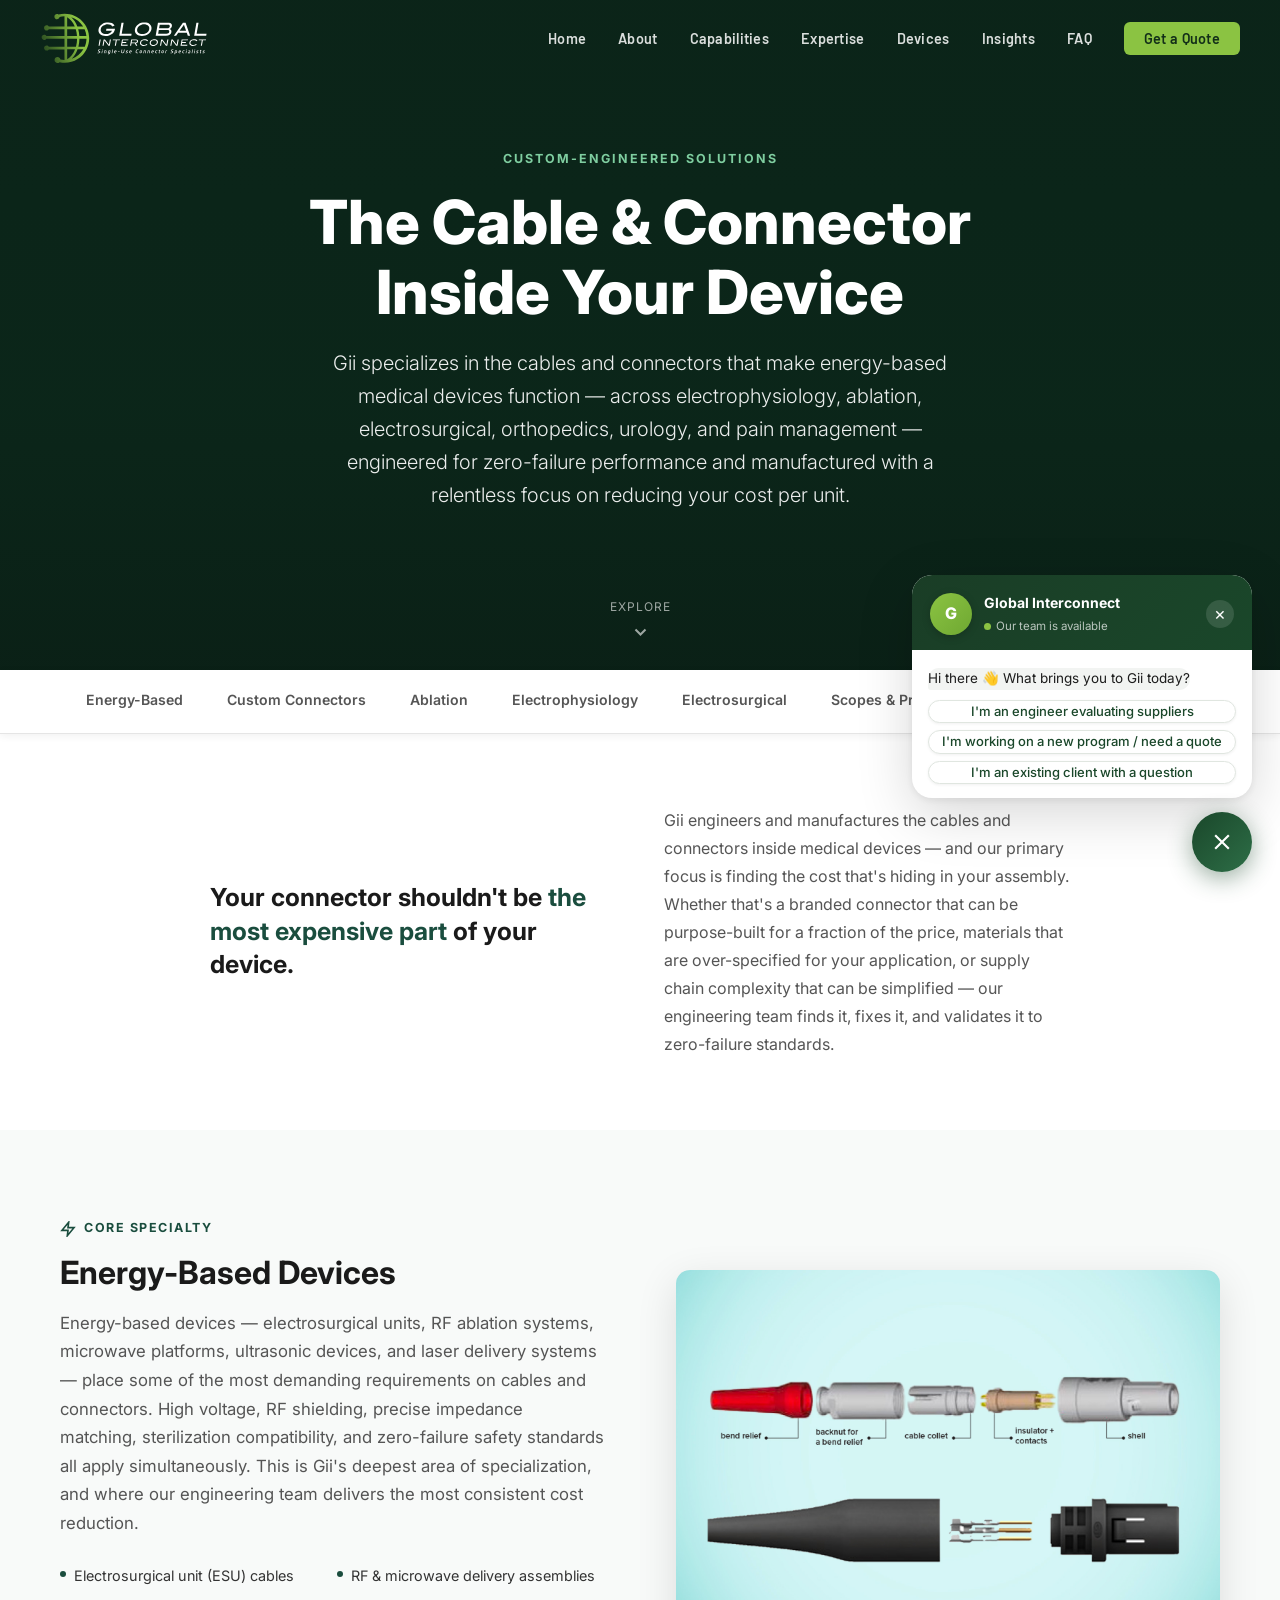
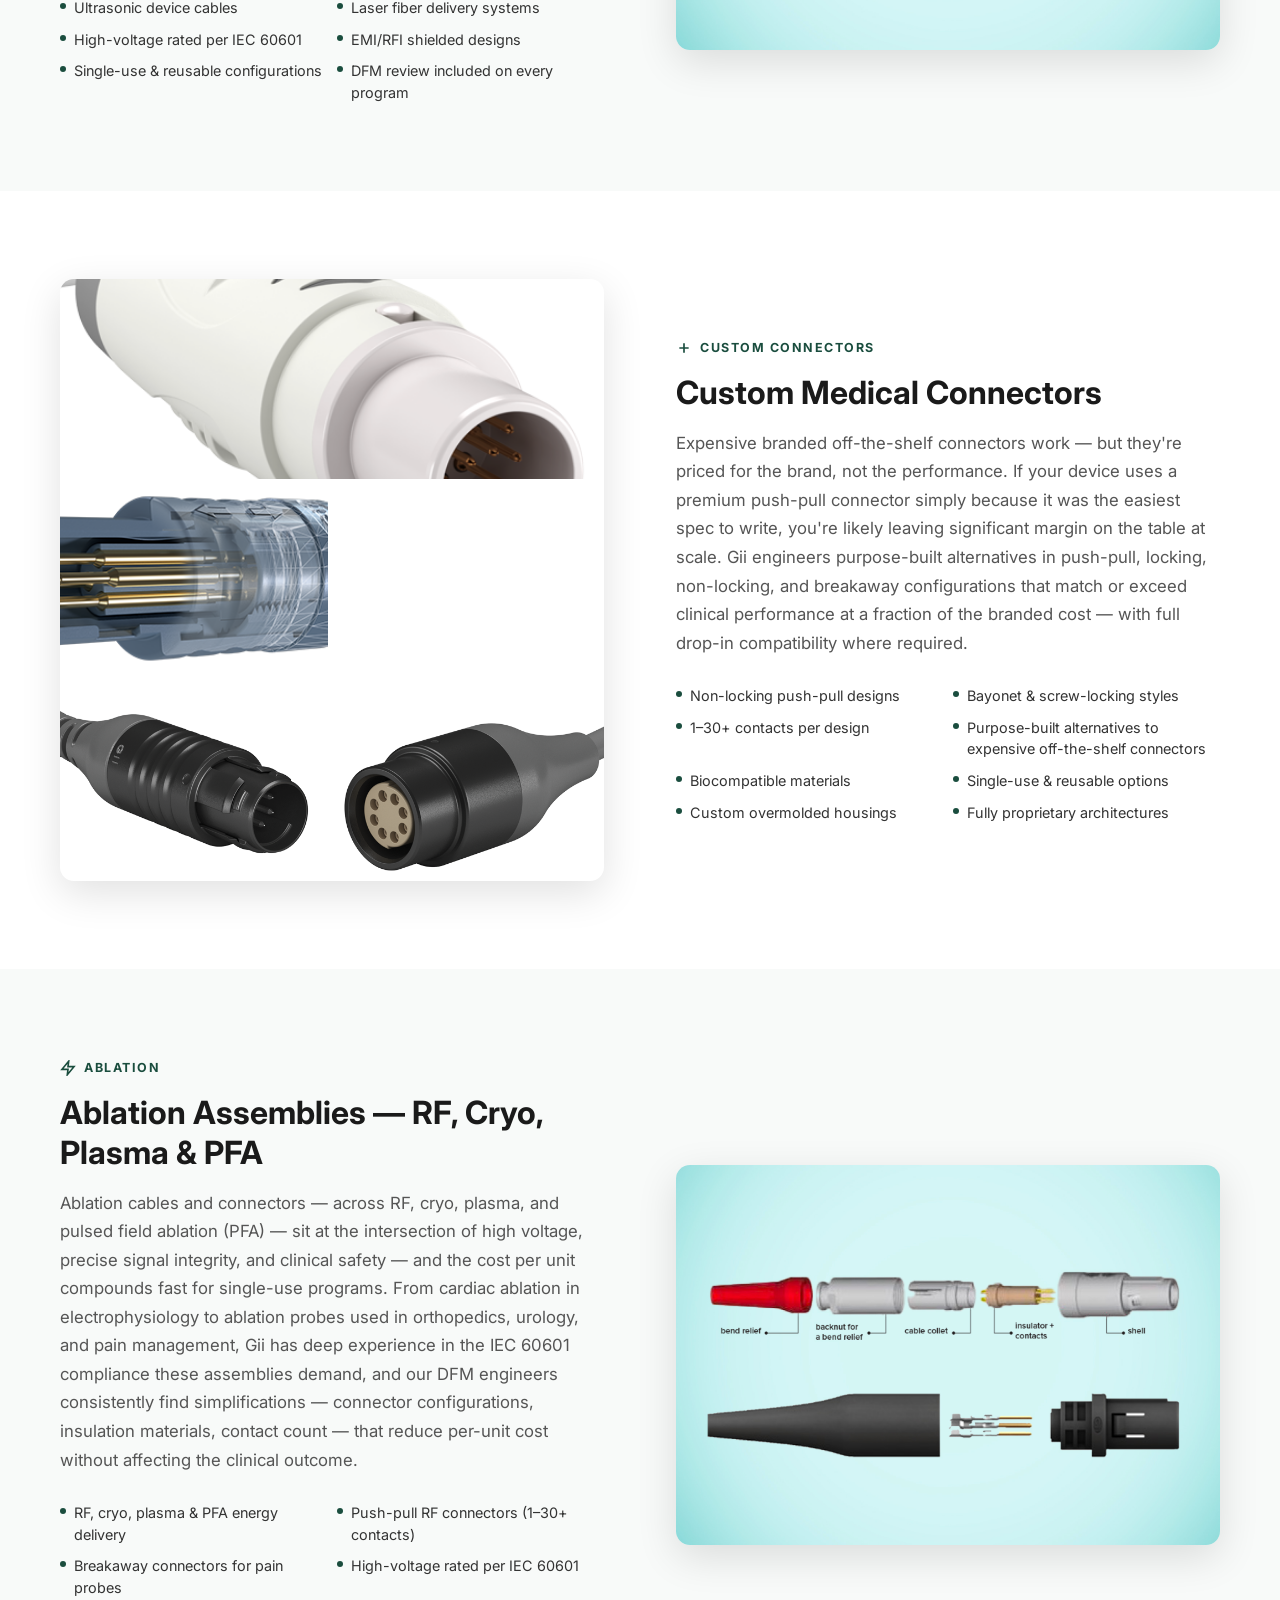
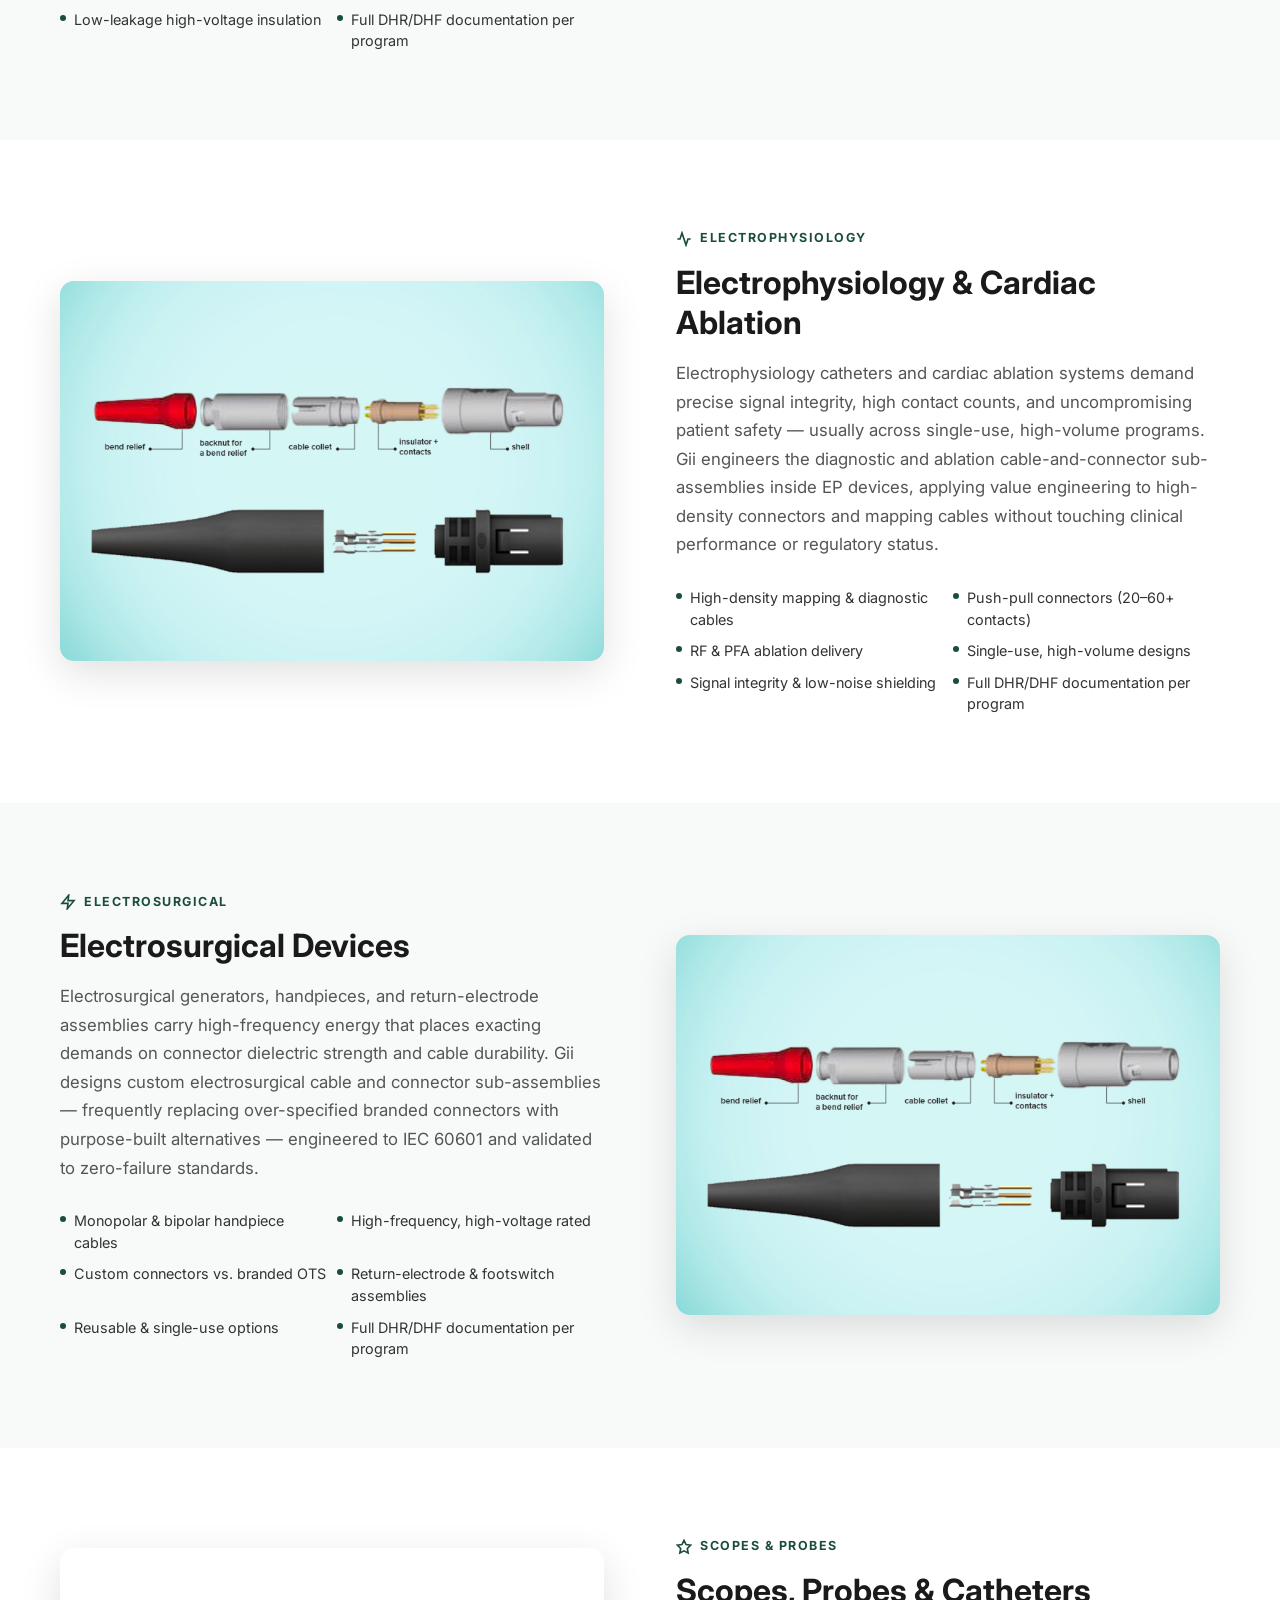
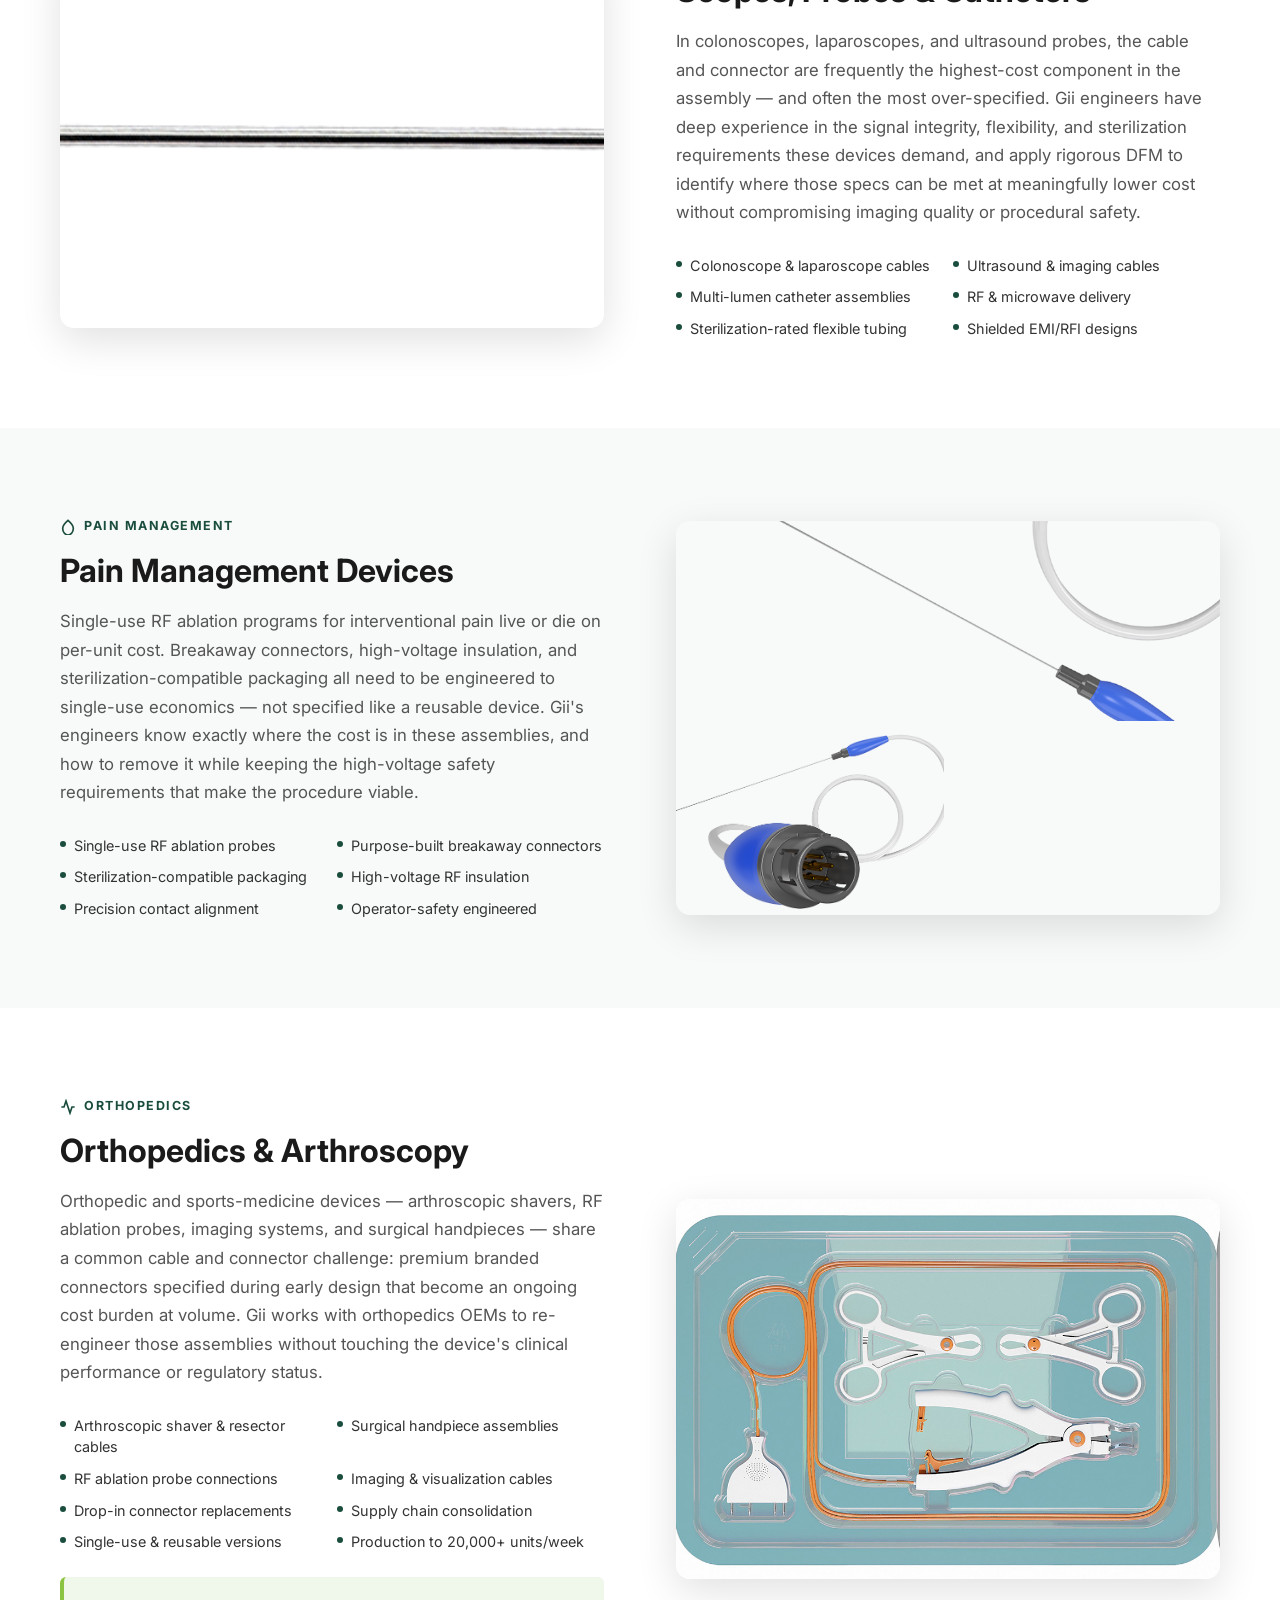
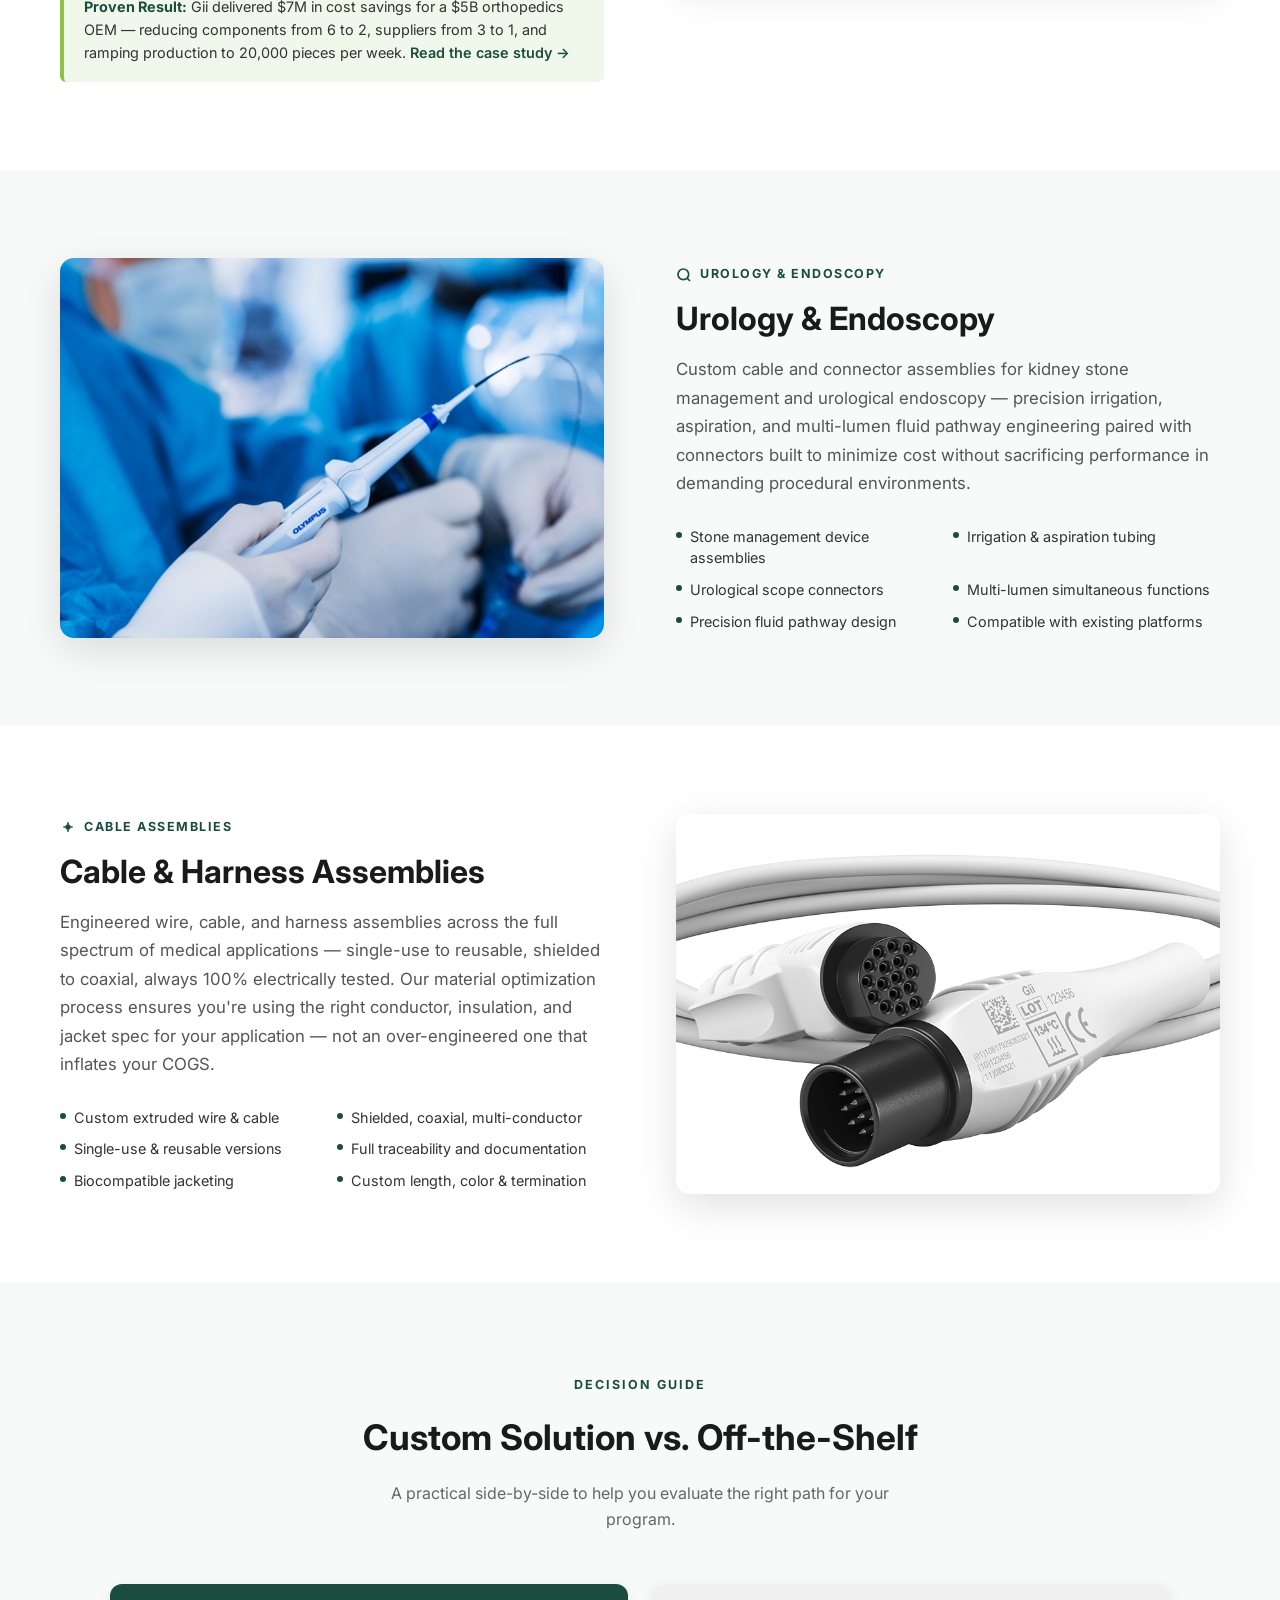
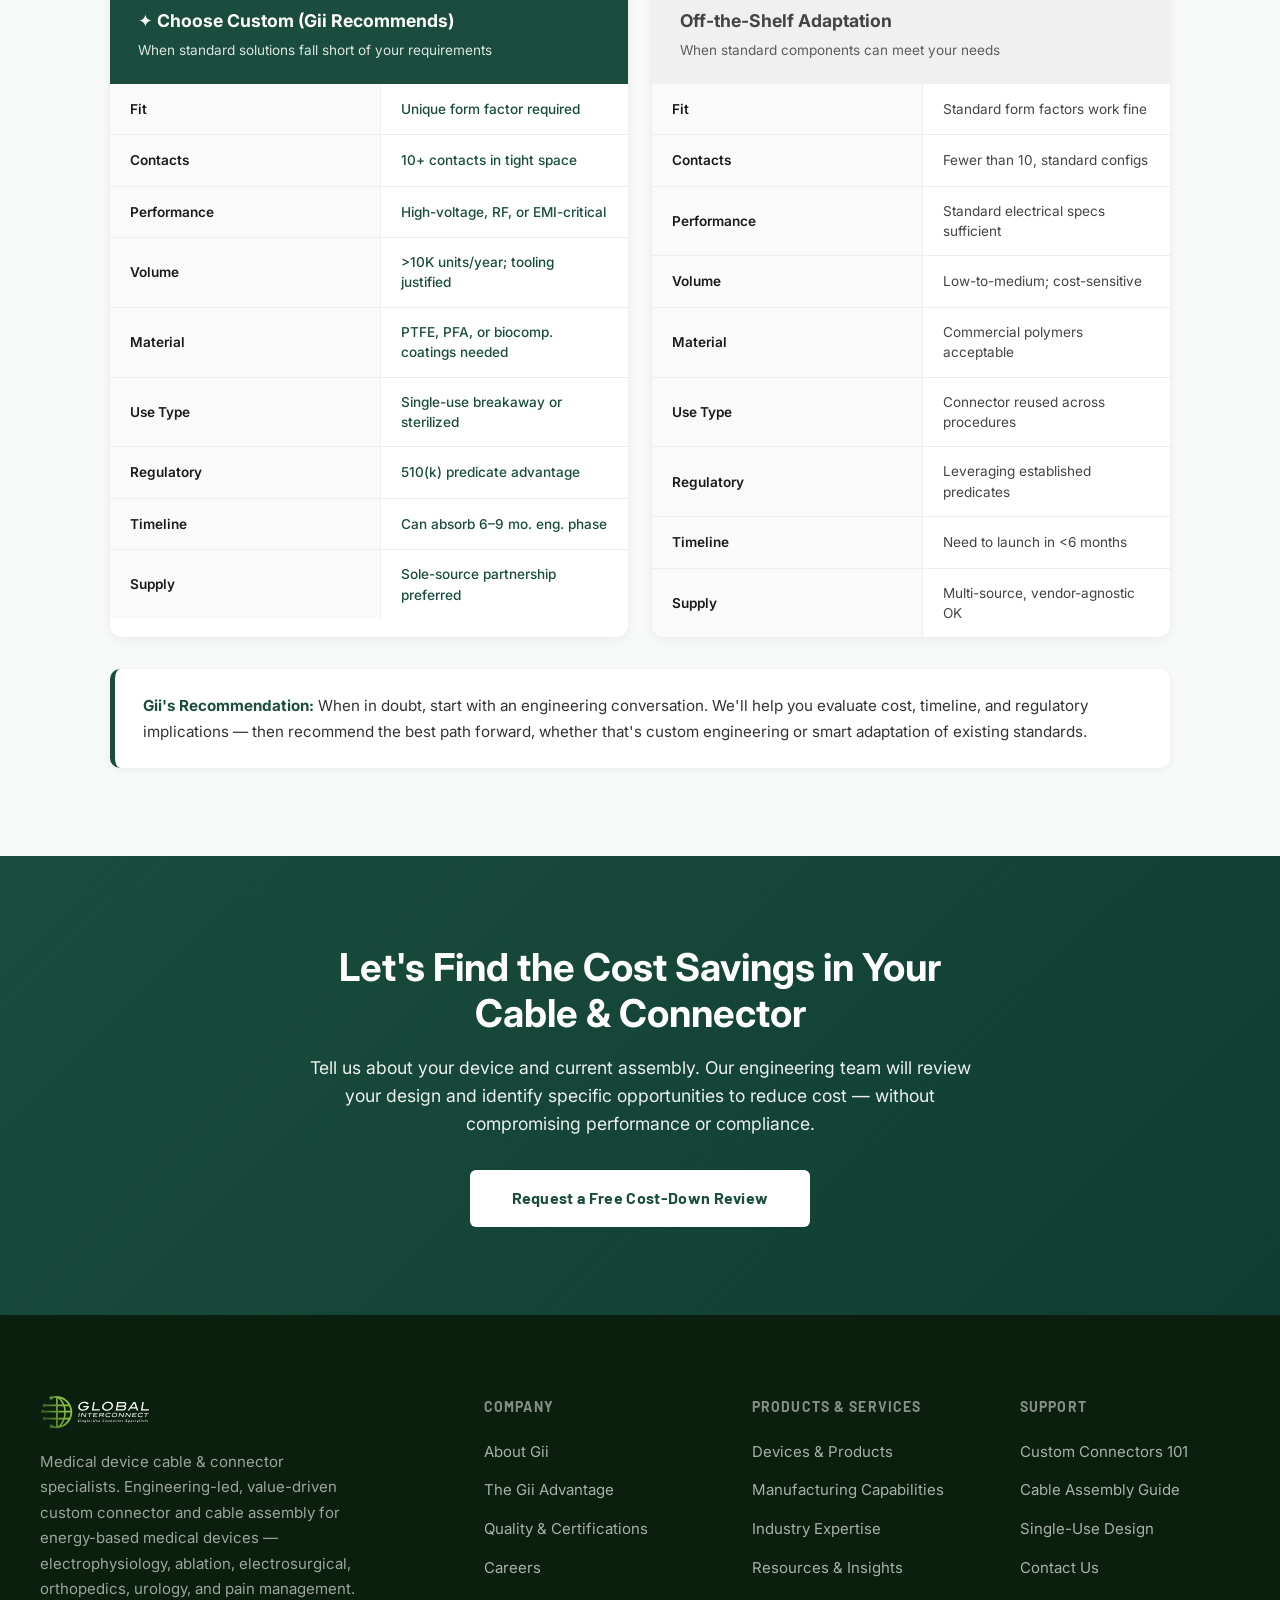
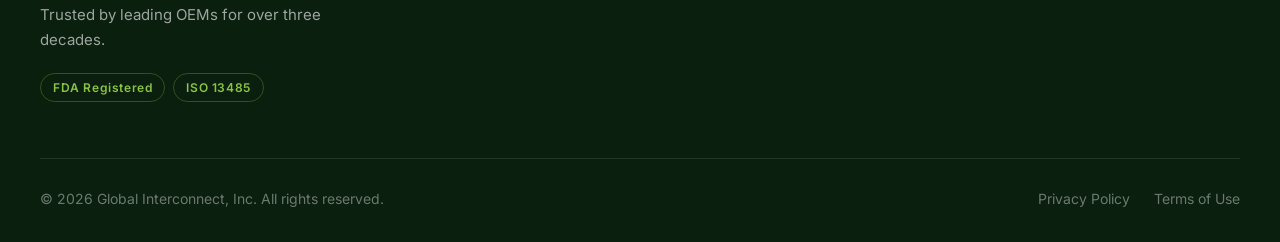
<file: devices.html>
<!DOCTYPE html>
<html lang="en">
<head>
  <meta charset="UTF-8" />
  <meta name="viewport" content="width=device-width, initial-scale=1.0" />
  <meta name="description" content="Custom medical cable and connector assemblies for energy-based devices — electrophysiology, ablation (RF, cryo, plasma, PFA), electrosurgical, orthopedics, urology, and pain management. FDA-registered, ISO 13485. Engineering-led and value-driven." />
  <title>Medical Device Cables &amp; Connectors | Energy-Based Specialties | Global Interconnect, Inc.</title>
  <!-- Open Graph -->
  <meta property="og:type"        content="website" />
  <meta property="og:site_name"   content="Global Interconnect, Inc." />
  <meta property="og:url"         content="https://www.globalinterconnect.com/devices/" />
  <meta property="og:title"       content="Medical Device Cables &amp; Connectors | Global Interconnect, Inc." />
  <meta property="og:description" content="Purpose-built cable and connector assemblies for energy-based devices — electrophysiology, ablation (RF, cryo, plasma, PFA), electrosurgical, orthopedics, urology, and pain management. Engineering-led and value-driven — FDA-registered, ISO 13485." />
  <meta property="og:image"       content="https://www.globalinterconnect.com/assets/images/devices/rf-ablation.jpg" />
  <!-- Twitter Card -->
  <meta name="twitter:card"        content="summary_large_image" />
  <meta name="twitter:title"       content="Medical Device Cables &amp; Connectors | Gii" />
  <meta name="twitter:description" content="Custom cable and connector assemblies for energy-based devices — electrophysiology, ablation, electrosurgical, orthopedics, urology, and pain management. FDA-registered, ISO 13485." />
  <link rel="icon" type="image/png" href="assets/images/favicon.png" />
  <link rel="stylesheet" href="assets/css/style.css" />
  <link rel="preconnect" href="https://fonts.googleapis.com" />
  <link rel="preconnect" href="https://fonts.gstatic.com" crossorigin />
  <link href="https://fonts.googleapis.com/css2?family=Inter:wght@300;400;500;600;700;800&family=Barlow:wght@400;500;600;700;800&display=swap" rel="stylesheet" />

  <style>

    /* ─── VIDEO HERO ──────────────────────────────────────────── */
    .devices-hero {
      position: relative;
      width: 100%;
      /* Padding drives the height — content never gets clipped.
         clamp(min, preferred, max) shrinks gracefully on small viewports. */
      padding: clamp(90px, 16vh, 160px) 24px clamp(80px, 14vh, 130px);
      box-sizing: border-box;
      overflow: hidden;
      display: flex;
      align-items: center;
      justify-content: center;
      background: #0c2e1e;
    }

    .devices-hero video {
      position: absolute;
      inset: 0;
      width: 100%;
      height: 100%;
      object-fit: cover;   /* always fills the box without distorting */
      object-position: center;
      z-index: 0;
    }

    .devices-hero-overlay {
      position: absolute;
      inset: 0;
      background: linear-gradient(
        to bottom,
        rgba(10, 28, 20, 0.55) 0%,
        rgba(10, 28, 20, 0.45) 60%,
        rgba(10, 28, 20, 0.75) 100%
      );
      z-index: 1;
    }

    .devices-hero-content {
      position: relative;
      z-index: 2;
      text-align: center;
      color: white;
      max-width: 820px;
      padding: 0 24px;
    }

    .devices-hero-content .eyebrow {
      display: inline-block;
      font-size: 0.78rem;
      font-weight: 700;
      text-transform: uppercase;
      letter-spacing: 2px;
      color: #7fcea0;
      margin-bottom: 18px;
    }

    .devices-hero-content h1 {
      font-size: clamp(2.2rem, 5vw, 3.8rem);
      font-weight: 800;
      line-height: 1.15;
      margin-bottom: 20px;
    }

    .devices-hero-content p {
      font-size: clamp(1rem, 2vw, 1.25rem);
      font-weight: 300;
      opacity: 0.92;
      max-width: 620px;
      margin: 0 auto 32px;
      line-height: 1.65;
    }

    .hero-scroll-hint {
      position: absolute;
      bottom: 28px;
      left: 50%;
      transform: translateX(-50%);
      z-index: 2;
      display: flex;
      flex-direction: column;
      align-items: center;
      gap: 6px;
      color: rgba(255,255,255,0.6);
      font-size: 0.75rem;
      letter-spacing: 1px;
      text-transform: uppercase;
    }

    .hero-scroll-hint svg {
      animation: bounce 1.8s ease-in-out infinite;
    }

    @keyframes bounce {
      0%, 100% { transform: translateY(0); }
      50%       { transform: translateY(6px); }
    }

    /* ─── CATEGORY NAV TABS ──────────────────────────────────── */
    .category-nav {
      position: sticky;
      top: 64px; /* below site header */
      z-index: 100;
      background: white;
      border-bottom: 1px solid #e5e5e5;
      box-shadow: 0 2px 8px rgba(0,0,0,0.06);
    }

    .category-nav-inner {
      max-width: 1200px;
      margin: 0 auto;
      padding: 0 24px;
      display: flex;
      align-items: center;
      gap: 0;
      overflow-x: auto;
      scrollbar-width: none;
    }

    .category-nav-inner::-webkit-scrollbar { display: none; }

    .cat-tab {
      flex-shrink: 0;
      padding: 18px 22px;
      font-size: 0.88rem;
      font-weight: 600;
      color: #555;
      text-decoration: none;
      border-bottom: 3px solid transparent;
      white-space: nowrap;
      transition: color 0.2s, border-color 0.2s;
    }

    .cat-tab:hover { color: #1a4d3e; }
    .cat-tab.active { color: #1a4d3e; border-bottom-color: #1a4d3e; }

    /* ─── INTRO STRIP ────────────────────────────────────────── */
    .devices-intro {
      background: white;
      padding: 72px 24px;
    }

    .devices-intro-inner {
      max-width: 860px;
      margin: 0 auto;
      display: grid;
      grid-template-columns: 1fr 1fr;
      gap: 48px;
      align-items: center;
    }

    .intro-lead {
      font-size: 1.55rem;
      font-weight: 700;
      color: #1a1a1a;
      line-height: 1.35;
    }

    .intro-lead em {
      font-style: normal;
      color: #1a4d3e;
    }

    .intro-body {
      font-size: 1rem;
      line-height: 1.75;
      color: #555;
    }

    /* ─── SECTION WRAPPER ────────────────────────────────────── */
    .device-section {
      padding: 88px 24px;
    }

    .device-section:nth-child(odd) {
      background: #f8faf9;
    }

    .device-section:nth-child(even) {
      background: white;
    }

    .device-section-inner {
      max-width: 1160px;
      margin: 0 auto;
      display: grid;
      grid-template-columns: 1fr 1fr;
      gap: 72px;
      align-items: center;
    }

    /* Reverse layout on even sections */
    .device-section-inner.reverse {
      direction: rtl;
    }

    .device-section-inner.reverse > * {
      direction: ltr;
    }

    /* ─── SECTION MEDIA PANEL ────────────────────────────────── */
    .section-media {
      position: relative;
      border-radius: 14px;
      overflow: hidden;
      box-shadow: 0 12px 40px rgba(0,0,0,0.12);
    }

    .section-media img {
      width: 100%;
      height: 380px;
      object-fit: cover;
      display: block;
    }

    /* Multi-image grid variant */
    .section-media-grid {
      display: grid;
      grid-template-columns: 1fr 1fr;
      gap: 8px;
      border-radius: 14px;
      overflow: hidden;
      box-shadow: 0 12px 40px rgba(0,0,0,0.12);
    }

    .section-media-grid img {
      width: 100%;
      height: 186px;
      object-fit: cover;
      display: block;
    }

    .section-media-grid img:first-child {
      grid-column: span 2;
      height: 200px;
    }

    /* ─── SECTION TEXT PANEL ─────────────────────────────────── */
    .section-text {}

    .section-text .tag {
      display: inline-flex;
      align-items: center;
      gap: 8px;
      font-size: 0.78rem;
      font-weight: 700;
      text-transform: uppercase;
      letter-spacing: 1.5px;
      color: #1a4d3e;
      margin-bottom: 14px;
    }

    .section-text .tag svg {
      width: 16px;
      height: 16px;
      flex-shrink: 0;
    }

    .section-text h2 {
      font-size: clamp(1.5rem, 2.5vw, 2rem);
      font-weight: 700;
      color: #1a1a1a;
      line-height: 1.25;
      margin-bottom: 16px;
      margin-top: 0;
    }

    .section-text .lead {
      font-size: 1.05rem;
      line-height: 1.7;
      color: #555;
      margin-bottom: 28px;
    }

    /* ─── FEATURE LIST ───────────────────────────────────────── */
    .feature-list {
      list-style: none;
      padding: 0;
      margin: 0;
      display: grid;
      grid-template-columns: 1fr 1fr;
      gap: 10px;
    }

    .feature-list li {
      display: flex;
      align-items: flex-start;
      gap: 8px;
      font-size: 0.9rem;
      line-height: 1.5;
      color: #333;
    }

    .feature-list li::before {
      content: '';
      display: block;
      flex-shrink: 0;
      width: 6px;
      height: 6px;
      border-radius: 50%;
      background: #1a4d3e;
      margin-top: 6px;
    }

    /* ─── SECTION ANCHOR ─────────────────────────────────────── */
    .section-anchor {
      scroll-margin-top: 120px;
    }

    /* ─── COMPARISON TABLE ───────────────────────────────────── */
    .comparison-section {
      padding: 88px 24px;
      background: #f8faf9;
    }

    .comparison-inner {
      max-width: 1060px;
      margin: 0 auto;
    }

    .comparison-header {
      text-align: center;
      margin-bottom: 52px;
    }

    .comparison-header .eyebrow {
      display: inline-block;
      font-size: 0.78rem;
      font-weight: 700;
      text-transform: uppercase;
      letter-spacing: 2px;
      color: #1a4d3e;
      margin-bottom: 12px;
    }

    .comparison-header h2 {
      font-size: clamp(1.6rem, 3vw, 2.2rem);
      font-weight: 700;
      color: #1a1a1a;
      margin-bottom: 14px;
      margin-top: 0;
    }

    .comparison-header p {
      font-size: 1rem;
      color: #666;
      max-width: 560px;
      margin: 0 auto;
    }

    .comparison-cards {
      display: grid;
      grid-template-columns: 1fr 1fr;
      gap: 24px;
      margin-bottom: 32px;
    }

    .comp-card {
      background: white;
      border-radius: 12px;
      overflow: hidden;
      box-shadow: 0 2px 12px rgba(0,0,0,0.07);
    }

    .comp-card-head {
      padding: 22px 28px;
      display: flex;
      align-items: center;
      gap: 12px;
    }

    .comp-card-head.custom { background: #1a4d3e; color: white; }
    .comp-card-head.ots    { background: #f0f0f0; color: #444; }

    .comp-card-head h3 {
      font-size: 1.1rem;
      font-weight: 700;
      margin: 0;
    }

    .comp-card-head p {
      font-size: 0.85rem;
      margin: 4px 0 0;
      opacity: 0.85;
    }

    .comp-card-body {
      padding: 0;
    }

    .comp-row {
      display: grid;
      grid-template-columns: 1.1fr 1fr;
      border-bottom: 1px solid #eee;
    }

    .comp-row:last-child { border-bottom: none; }

    .comp-row-label {
      padding: 14px 20px;
      font-size: 0.85rem;
      font-weight: 600;
      color: #1a1a1a;
      border-right: 1px solid #eee;
      background: #fafafa;
      display: flex;
      align-items: center;
    }

    .comp-row-val {
      padding: 14px 20px;
      font-size: 0.85rem;
      color: #444;
      line-height: 1.5;
      display: flex;
      align-items: center;
    }

    .comp-card.custom .comp-row-val { color: #1a4d3e; font-weight: 500; }

    .recommendation-box {
      background: white;
      border-radius: 10px;
      padding: 24px 28px;
      border-left: 5px solid #1a4d3e;
      box-shadow: 0 2px 8px rgba(0,0,0,0.06);
    }

    .recommendation-box strong { color: #1a4d3e; }
    .recommendation-box p { margin: 0; font-size: 0.95rem; line-height: 1.65; color: #333; }

    /* ─── CTA ────────────────────────────────────────────────── */
    .cta-section {
      background: linear-gradient(135deg, #1a4d3e 0%, #0f3d31 100%);
      color: white;
      padding: 88px 24px;
      text-align: center;
    }

    .cta-inner {
      max-width: 680px;
      margin: 0 auto;
    }

    .cta-section h2 {
      font-size: clamp(1.8rem, 3vw, 2.4rem);
      font-weight: 700;
      margin-bottom: 18px;
      line-height: 1.2;
    }

    .cta-section p {
      font-size: 1.1rem;
      opacity: 0.92;
      margin-bottom: 32px;
      line-height: 1.6;
    }

    .cta-section .btn {
      background: white;
      color: #1a4d3e;
      font-weight: 700;
      padding: 15px 42px;
      border-radius: 6px;
      text-decoration: none;
      display: inline-block;
      transition: all 0.25s ease;
      font-size: 1rem;
    }

    .cta-section .btn:hover {
      background: #f0f0f0;
      transform: translateY(-2px);
      box-shadow: 0 6px 20px rgba(0,0,0,0.2);
    }

    /* ─── RESPONSIVE ─────────────────────────────────────────── */
    @media (max-width: 900px) {
      .devices-intro-inner { grid-template-columns: 1fr; gap: 28px; }
      .device-section-inner,
      .device-section-inner.reverse { grid-template-columns: 1fr; direction: ltr; }
      .comparison-cards { grid-template-columns: 1fr; }
      .feature-list { grid-template-columns: 1fr; }
      .devices-hero { height: 72vh; }
      .section-media img { height: 260px; }
    }

    @media (max-width: 600px) {
      .cat-tab { padding: 16px 14px; font-size: 0.82rem; }
      .device-section { padding: 60px 20px; }
      .section-text h2 { font-size: 1.4rem; }
    }
  </style>
</head>
<body>

  <!-- ===== NAVIGATION ===== -->
  <header class="site-header" id="site-header">
    <nav class="nav-container">
      <a href="index.html" class="nav-logo">
        <img src="assets/images/logos/logo-white.svg" alt="Global Interconnect, Inc." class="logo-img" />
      </a>
      <button class="nav-toggle" id="nav-toggle" aria-label="Toggle navigation">
        <span></span><span></span><span></span>
      </button>
      <ul class="nav-links" id="nav-links">
        <li><a href="index.html">Home</a></li>
        <li><a href="about.html">About</a></li>
        <li><a href="capabilities.html">Capabilities</a></li>
        <li><a href="expertise.html">Expertise</a></li>
        <li><a href="devices.html" class="active">Devices</a></li>
        <li><a href="insights.html">Insights</a></li>
        <li><a href="faq.html">FAQ</a></li>
        <li><a href="quote.html" class="nav-cta">Get a Quote</a></li>
      </ul>
    </nav>
  </header>

  <!-- ===== VIDEO HERO ===== -->
  <section class="devices-hero">
    <video autoplay muted loop playsinline preload="auto">
      <source src="https://embed-ssl.wistia.com/deliveries/08ba3d40e229c51cb6984dbe94ec924d20bd3632.bin?file=video.mp4" type="video/mp4" />
    </video>
    <div class="devices-hero-overlay"></div>
    <div class="devices-hero-content">
      <span class="eyebrow">Custom-Engineered Solutions</span>
      <h1>The Cable &amp; Connector Inside Your Device</h1>
      <p>Gii specializes in the cables and connectors that make energy-based medical devices function — across electrophysiology, ablation, electrosurgical, orthopedics, urology, and pain management — engineered for zero-failure performance and manufactured with a relentless focus on reducing your cost per unit.</p>
    </div>
    <div class="hero-scroll-hint">
      <span>Explore</span>
      <svg width="20" height="20" viewBox="0 0 24 24" fill="none" stroke="currentColor" stroke-width="2.5">
        <polyline points="6 9 12 15 18 9"/>
      </svg>
    </div>
  </section>

  <!-- ===== STICKY CATEGORY TABS ===== -->
  <nav class="category-nav" id="category-nav">
    <div class="category-nav-inner">
      <a href="#energy-based"  class="cat-tab active" data-target="energy-based">Energy-Based</a>
      <a href="#connectors"    class="cat-tab" data-target="connectors">Custom Connectors</a>
      <a href="#rf-ablation"   class="cat-tab" data-target="rf-ablation">Ablation</a>
      <a href="#electrophysiology" class="cat-tab" data-target="electrophysiology">Electrophysiology</a>
      <a href="#electrosurgical"   class="cat-tab" data-target="electrosurgical">Electrosurgical</a>
      <a href="#scopes-probes" class="cat-tab" data-target="scopes-probes">Scopes &amp; Probes</a>
      <a href="#sports-med"    class="cat-tab" data-target="sports-med">Orthopedics</a>
      <a href="#pain-mgmt"     class="cat-tab" data-target="pain-mgmt">Pain Management</a>
      <a href="#urology"       class="cat-tab" data-target="urology">Urology</a>
      <a href="#cable"         class="cat-tab" data-target="cable">Cable Assemblies</a>
      <a href="#custom-vs-ots" class="cat-tab" data-target="custom-vs-ots">Custom vs. OTS</a>
    </div>
  </nav>

  <!-- ===== INTRO ===== -->
  <section class="devices-intro">
    <div class="devices-intro-inner">
      <div class="intro-lead">
        Your connector shouldn't be <em>the most expensive part</em> of your device.
      </div>
      <p class="intro-body">
        Gii engineers and manufactures the cables and connectors inside medical devices — and our primary focus is finding the cost that's hiding in your assembly. Whether that's a branded connector that can be purpose-built for a fraction of the price, materials that are over-specified for your application, or supply chain complexity that can be simplified — our engineering team finds it, fixes it, and validates it to zero-failure standards.
      </p>
    </div>
  </section>

  <!-- ═══════════════════════════════════════════════════════════
       SECTION 0 — ENERGY-BASED DEVICES
  ═══════════════════════════════════════════════════════════ -->
  <section class="device-section section-anchor" id="energy-based">
    <div class="device-section-inner reverse">

      <div class="section-media">
        <img src="assets/images/devices/rf-ablation.jpg" alt="Energy-Based Device Cable Assembly" />
      </div>

      <div class="section-text">
        <span class="tag">
          <svg viewBox="0 0 24 24" fill="none" stroke="currentColor" stroke-width="2.5"><path d="M13 2L3 14h9l-1 8 10-12h-9l1-8z"/></svg>
          Core Specialty
        </span>
        <h2>Energy-Based Devices</h2>
        <p class="lead">
          Energy-based devices — electrosurgical units, RF ablation systems, microwave platforms, ultrasonic devices, and laser delivery systems — place some of the most demanding requirements on cables and connectors. High voltage, RF shielding, precise impedance matching, sterilization compatibility, and zero-failure safety standards all apply simultaneously. This is Gii's deepest area of specialization, and where our engineering team delivers the most consistent cost reduction.
        </p>
        <ul class="feature-list">
          <li>Electrosurgical unit (ESU) cables</li>
          <li>RF &amp; microwave delivery assemblies</li>
          <li>Ultrasonic device cables</li>
          <li>Laser fiber delivery systems</li>
          <li>High-voltage rated per IEC 60601</li>
          <li>EMI/RFI shielded designs</li>
          <li>Single-use &amp; reusable configurations</li>
          <li>DFM review included on every program</li>
        </ul>
      </div>

    </div>
  </section>

  <!-- ═══════════════════════════════════════════════════════════
       SECTION 1 — CUSTOM MEDICAL CONNECTORS
  ═══════════════════════════════════════════════════════════ -->
  <section class="device-section section-anchor" id="connectors">
    <div class="device-section-inner">

      <div class="section-media-grid">
        <img src="assets/images/devices/nonlocking-connector.png" alt="Non-Locking Connector" />
        <img src="assets/images/devices/locking-connector.png"    alt="Locking Connector" />
        <img src="assets/images/devices/purpose-built-connector.png" alt="Purpose-Built Connector" style="grid-column:span 2; height:200px;" />
      </div>

      <div class="section-text">
        <span class="tag">
          <svg viewBox="0 0 24 24" fill="none" stroke="currentColor" stroke-width="2.5"><path d="M12 5v14M5 12h14"/></svg>
          Custom Connectors
        </span>
        <h2>Custom Medical Connectors</h2>
        <p class="lead">
          Expensive branded off-the-shelf connectors work — but they're priced for the brand, not the performance. If your device uses a premium push-pull connector simply because it was the easiest spec to write, you're likely leaving significant margin on the table at scale. Gii engineers purpose-built alternatives in push-pull, locking, non-locking, and breakaway configurations that match or exceed clinical performance at a fraction of the branded cost — with full drop-in compatibility where required.
        </p>
        <ul class="feature-list">
          <li>Non-locking push-pull designs</li>
          <li>Bayonet &amp; screw-locking styles</li>
          <li>1–30+ contacts per design</li>
          <li>Purpose-built alternatives to expensive off-the-shelf connectors</li>
          <li>Biocompatible materials</li>
          <li>Single-use &amp; reusable options</li>
          <li>Custom overmolded housings</li>
          <li>Fully proprietary architectures</li>
        </ul>
      </div>

    </div>
  </section>

  <!-- ═══════════════════════════════════════════════════════════
       SECTION 2 — RF ABLATION
  ═══════════════════════════════════════════════════════════ -->
  <section class="device-section section-anchor" id="rf-ablation">
    <div class="device-section-inner reverse">

      <div class="section-media">
        <img src="assets/images/devices/rf-ablation.jpg" alt="RF Ablation Assembly" />
      </div>

      <div class="section-text">
        <span class="tag">
          <svg viewBox="0 0 24 24" fill="none" stroke="currentColor" stroke-width="2.5"><path d="M13 2L3 14h9l-1 8 10-12h-9l1-8z"/></svg>
          Ablation
        </span>
        <h2>Ablation Assemblies — RF, Cryo, Plasma &amp; PFA</h2>
        <p class="lead">
          Ablation cables and connectors — across RF, cryo, plasma, and pulsed field ablation (PFA) — sit at the intersection of high voltage, precise signal integrity, and clinical safety — and the cost per unit compounds fast for single-use programs. From cardiac ablation in electrophysiology to ablation probes used in orthopedics, urology, and pain management, Gii has deep experience in the IEC 60601 compliance these assemblies demand, and our DFM engineers consistently find simplifications — connector configurations, insulation materials, contact count — that reduce per-unit cost without affecting the clinical outcome.
        </p>
        <ul class="feature-list">
          <li>RF, cryo, plasma &amp; PFA energy delivery</li>
          <li>Push-pull RF connectors (1–30+ contacts)</li>
          <li>Breakaway connectors for pain probes</li>
          <li>High-voltage rated per IEC 60601</li>
          <li>Low-leakage high-voltage insulation</li>
          <li>Full DHR/DHF documentation per program</li>
        </ul>
      </div>

    </div>
  </section>

  <!-- ═══════════════════════════════════════════════════════════
       SECTION 3 — SCOPES, PROBES & CATHETERS
  ═══════════════════════════════════════════════════════════ -->
  <!-- ===== SECTION — ELECTROPHYSIOLOGY ===== -->
  <section class="device-section section-anchor" id="electrophysiology">
    <div class="device-section-inner">

      <div class="section-media">
        <img src="assets/images/devices/rf-ablation.jpg" alt="Electrophysiology Cable Assembly" />
      </div>

      <div class="section-text">
        <span class="tag">
          <svg viewBox="0 0 24 24" fill="none" stroke="currentColor" stroke-width="2.5"><path d="M22 12h-4l-3 9L9 3l-3 9H2"/></svg>
          Electrophysiology
        </span>
        <h2>Electrophysiology &amp; Cardiac Ablation</h2>
        <p class="lead">
          Electrophysiology catheters and cardiac ablation systems demand precise signal integrity, high contact counts, and uncompromising patient safety — usually across single-use, high-volume programs. Gii engineers the diagnostic and ablation cable-and-connector sub-assemblies inside EP devices, applying value engineering to high-density connectors and mapping cables without touching clinical performance or regulatory status.
        </p>
        <ul class="feature-list">
          <li>High-density mapping &amp; diagnostic cables</li>
          <li>Push-pull connectors (20–60+ contacts)</li>
          <li>RF &amp; PFA ablation delivery</li>
          <li>Single-use, high-volume designs</li>
          <li>Signal integrity &amp; low-noise shielding</li>
          <li>Full DHR/DHF documentation per program</li>
        </ul>
      </div>

    </div>
  </section>

  <!-- ===== SECTION — ELECTROSURGICAL ===== -->
  <section class="device-section section-anchor" id="electrosurgical">
    <div class="device-section-inner reverse">

      <div class="section-media">
        <img src="assets/images/devices/rf-ablation.jpg" alt="Electrosurgical Cable Assembly" />
      </div>

      <div class="section-text">
        <span class="tag">
          <svg viewBox="0 0 24 24" fill="none" stroke="currentColor" stroke-width="2.5"><path d="M13 2L3 14h9l-1 8 10-12h-9l1-8z"/></svg>
          Electrosurgical
        </span>
        <h2>Electrosurgical Devices</h2>
        <p class="lead">
          Electrosurgical generators, handpieces, and return-electrode assemblies carry high-frequency energy that places exacting demands on connector dielectric strength and cable durability. Gii designs custom electrosurgical cable and connector sub-assemblies — frequently replacing over-specified branded connectors with purpose-built alternatives — engineered to IEC 60601 and validated to zero-failure standards.
        </p>
        <ul class="feature-list">
          <li>Monopolar &amp; bipolar handpiece cables</li>
          <li>High-frequency, high-voltage rated</li>
          <li>Custom connectors vs. branded OTS</li>
          <li>Return-electrode &amp; footswitch assemblies</li>
          <li>Reusable &amp; single-use options</li>
          <li>Full DHR/DHF documentation per program</li>
        </ul>
      </div>

    </div>
  </section>

  <section class="device-section section-anchor" id="scopes-probes">
    <div class="device-section-inner">

      <div class="section-media">
        <img src="assets/images/devices/probe.png" alt="Scopes and Probes" />
      </div>

      <div class="section-text">
        <span class="tag">
          <svg viewBox="0 0 24 24" fill="none" stroke="currentColor" stroke-width="2.5"><path d="M12 2l3.09 6.26L22 9.27l-5 4.87 1.18 6.88L12 17.77l-6.18 3.25L7 14.14 2 9.27l6.91-1.01L12 2z"/></svg>
          Scopes &amp; Probes
        </span>
        <h2>Scopes, Probes &amp; Catheters</h2>
        <p class="lead">
          In colonoscopes, laparoscopes, and ultrasound probes, the cable and connector are frequently the highest-cost component in the assembly — and often the most over-specified. Gii engineers have deep experience in the signal integrity, flexibility, and sterilization requirements these devices demand, and apply rigorous DFM to identify where those specs can be met at meaningfully lower cost without compromising imaging quality or procedural safety.
        </p>
        <ul class="feature-list">
          <li>Colonoscope &amp; laparoscope cables</li>
          <li>Ultrasound &amp; imaging cables</li>
          <li>Multi-lumen catheter assemblies</li>
          <li>RF &amp; microwave delivery</li>
          <li>Sterilization-rated flexible tubing</li>
          <li>Shielded EMI/RFI designs</li>
        </ul>
      </div>

    </div>
  </section>

  <!-- ═══════════════════════════════════════════════════════════
       SECTION 4 — PAIN MANAGEMENT
  ═══════════════════════════════════════════════════════════ -->
  <section class="device-section section-anchor" id="pain-mgmt">
    <div class="device-section-inner reverse">

      <div class="section-media-grid">
        <img src="assets/images/devices/pain-management.png" alt="Pain Management Assembly" />
        <img src="assets/images/devices/rf-pain-probe.png"   alt="RF Pain Probe" />
      </div>

      <div class="section-text">
        <span class="tag">
          <svg viewBox="0 0 24 24" fill="none" stroke="currentColor" stroke-width="2.5"><path d="M12 2c-5.33 4.55-8 8.48-8 11.8 0 5.64 3.582 10.2 8 10.2s8-4.56 8-10.2c0-3.32-2.67-7.25-8-11.8z"/></svg>
          Pain Management
        </span>
        <h2>Pain Management Devices</h2>
        <p class="lead">
          Single-use RF ablation programs for interventional pain live or die on per-unit cost. Breakaway connectors, high-voltage insulation, and sterilization-compatible packaging all need to be engineered to single-use economics — not specified like a reusable device. Gii's engineers know exactly where the cost is in these assemblies, and how to remove it while keeping the high-voltage safety requirements that make the procedure viable.
        </p>
        <ul class="feature-list">
          <li>Single-use RF ablation probes</li>
          <li>Purpose-built breakaway connectors</li>
          <li>Sterilization-compatible packaging</li>
          <li>High-voltage RF insulation</li>
          <li>Precision contact alignment</li>
          <li>Operator-safety engineered</li>
        </ul>
      </div>

    </div>
  </section>

  <!-- ═══════════════════════════════════════════════════════════
       SECTION 4b — ORTHOPEDICS
  ═══════════════════════════════════════════════════════════ -->
  <section class="device-section section-anchor" id="sports-med">
    <div class="device-section-inner reverse">

      <div class="section-media">
        <img src="assets/images/insights/signati.jpg" alt="Orthopedic Device Cable Assembly" />
      </div>

      <div class="section-text">
        <span class="tag">
          <svg viewBox="0 0 24 24" fill="none" stroke="currentColor" stroke-width="2.5"><path d="M22 12h-4l-3 9L9 3l-3 9H2"/></svg>
          Orthopedics
        </span>
        <h2>Orthopedics &amp; Arthroscopy</h2>
        <p class="lead">
          Orthopedic and sports-medicine devices — arthroscopic shavers, RF ablation probes, imaging systems, and surgical handpieces — share a common cable and connector challenge: premium branded connectors specified during early design that become an ongoing cost burden at volume. Gii works with orthopedics OEMs to re-engineer those assemblies without touching the device's clinical performance or regulatory status.
        </p>
        <ul class="feature-list">
          <li>Arthroscopic shaver &amp; resector cables</li>
          <li>Surgical handpiece assemblies</li>
          <li>RF ablation probe connections</li>
          <li>Imaging &amp; visualization cables</li>
          <li>Drop-in connector replacements</li>
          <li>Supply chain consolidation</li>
          <li>Single-use &amp; reusable versions</li>
          <li>Production to 20,000+ units/week</li>
        </ul>
        <div style="margin-top:24px; padding:18px 20px; background:#f0f7eb; border-left:4px solid #8BC342; border-radius:6px;">
          <p style="margin:0; font-size:0.9rem; color:#333; line-height:1.6;"><strong style="color:#1a4d3e;">Proven Result:</strong> Gii delivered $7M in cost savings for a $5B orthopedics OEM — reducing components from 6 to 2, suppliers from 3 to 1, and ramping production to 20,000 pieces per week. <a href="https://www.globalinterconnect.com/how-global-interconnect-changed-the-game-for-a-global-sports-medical-device-manufacturer/" target="_blank" rel="noopener" style="color:#1a4d3e; font-weight:600;">Read the case study →</a></p>
        </div>
      </div>

    </div>
  </section>

  <!-- ═══════════════════════════════════════════════════════════
       SECTION 5 — UROLOGY & ENDOSCOPY
  ═══════════════════════════════════════════════════════════ -->
  <section class="device-section section-anchor" id="urology">
    <div class="device-section-inner">

      <div class="section-media">
        <img src="assets/images/devices/urology.jpg" alt="Urology Device Assembly" />
      </div>

      <div class="section-text">
        <span class="tag">
          <svg viewBox="0 0 24 24" fill="none" stroke="currentColor" stroke-width="2.5"><circle cx="11" cy="11" r="8"/><path d="m21 21-4.35-4.35"/></svg>
          Urology &amp; Endoscopy
        </span>
        <h2>Urology &amp; Endoscopy</h2>
        <p class="lead">
          Custom cable and connector assemblies for kidney stone management and urological endoscopy — precision irrigation, aspiration, and multi-lumen fluid pathway engineering paired with connectors built to minimize cost without sacrificing performance in demanding procedural environments.
        </p>
        <ul class="feature-list">
          <li>Stone management device assemblies</li>
          <li>Irrigation &amp; aspiration tubing</li>
          <li>Urological scope connectors</li>
          <li>Multi-lumen simultaneous functions</li>
          <li>Precision fluid pathway design</li>
          <li>Compatible with existing platforms</li>
        </ul>
      </div>

    </div>
  </section>

  <!-- ═══════════════════════════════════════════════════════════
       SECTION 6 — CABLE ASSEMBLIES
  ═══════════════════════════════════════════════════════════ -->
  <section class="device-section section-anchor" id="cable">
    <div class="device-section-inner reverse">

      <div class="section-media">
        <img src="assets/images/products/cable-assembly.png" alt="Cable Assembly" />
      </div>

      <div class="section-text">
        <span class="tag">
          <svg viewBox="0 0 24 24" fill="none" stroke="currentColor" stroke-width="2.5"><path d="M12 5v14M5 12h14M9 9l3 3 3-3M9 15l3-3 3 3"/></svg>
          Cable Assemblies
        </span>
        <h2>Cable &amp; Harness Assemblies</h2>
        <p class="lead">
          Engineered wire, cable, and harness assemblies across the full spectrum of medical applications — single-use to reusable, shielded to coaxial, always 100% electrically tested. Our material optimization process ensures you're using the right conductor, insulation, and jacket spec for your application — not an over-engineered one that inflates your COGS.
        </p>
        <ul class="feature-list">
          <li>Custom extruded wire &amp; cable</li>
          <li>Shielded, coaxial, multi-conductor</li>
          <li>Single-use &amp; reusable versions</li>
          <li>Full traceability and documentation</li>
          <li>Biocompatible jacketing</li>
          <li>Custom length, color &amp; termination</li>
        </ul>
      </div>

    </div>
  </section>

  <!-- ═══════════════════════════════════════════════════════════
       CUSTOM VS. OFF-THE-SHELF
  ═══════════════════════════════════════════════════════════ -->
  <section class="comparison-section section-anchor" id="custom-vs-ots">
    <div class="comparison-inner">

      <div class="comparison-header">
        <span class="eyebrow">Decision Guide</span>
        <h2>Custom Solution vs. Off-the-Shelf</h2>
        <p>A practical side-by-side to help you evaluate the right path for your program.</p>
      </div>

      <div class="comparison-cards">

        <!-- CUSTOM -->
        <div class="comp-card custom">
          <div class="comp-card-head custom">
            <div>
              <h3>✦ Choose Custom (Gii Recommends)</h3>
              <p>When standard solutions fall short of your requirements</p>
            </div>
          </div>
          <div class="comp-card-body">
            <div class="comp-row"><span class="comp-row-label">Fit</span><span class="comp-row-val">Unique form factor required</span></div>
            <div class="comp-row"><span class="comp-row-label">Contacts</span><span class="comp-row-val">10+ contacts in tight space</span></div>
            <div class="comp-row"><span class="comp-row-label">Performance</span><span class="comp-row-val">High-voltage, RF, or EMI-critical</span></div>
            <div class="comp-row"><span class="comp-row-label">Volume</span><span class="comp-row-val">&gt;10K units/year; tooling justified</span></div>
            <div class="comp-row"><span class="comp-row-label">Material</span><span class="comp-row-val">PTFE, PFA, or biocomp. coatings needed</span></div>
            <div class="comp-row"><span class="comp-row-label">Use Type</span><span class="comp-row-val">Single-use breakaway or sterilized</span></div>
            <div class="comp-row"><span class="comp-row-label">Regulatory</span><span class="comp-row-val">510(k) predicate advantage</span></div>
            <div class="comp-row"><span class="comp-row-label">Timeline</span><span class="comp-row-val">Can absorb 6–9 mo. eng. phase</span></div>
            <div class="comp-row"><span class="comp-row-label">Supply</span><span class="comp-row-val">Sole-source partnership preferred</span></div>
          </div>
        </div>

        <!-- OTS -->
        <div class="comp-card ots">
          <div class="comp-card-head ots">
            <div>
              <h3>Off-the-Shelf Adaptation</h3>
              <p>When standard components can meet your needs</p>
            </div>
          </div>
          <div class="comp-card-body">
            <div class="comp-row"><span class="comp-row-label">Fit</span><span class="comp-row-val">Standard form factors work fine</span></div>
            <div class="comp-row"><span class="comp-row-label">Contacts</span><span class="comp-row-val">Fewer than 10, standard configs</span></div>
            <div class="comp-row"><span class="comp-row-label">Performance</span><span class="comp-row-val">Standard electrical specs sufficient</span></div>
            <div class="comp-row"><span class="comp-row-label">Volume</span><span class="comp-row-val">Low-to-medium; cost-sensitive</span></div>
            <div class="comp-row"><span class="comp-row-label">Material</span><span class="comp-row-val">Commercial polymers acceptable</span></div>
            <div class="comp-row"><span class="comp-row-label">Use Type</span><span class="comp-row-val">Connector reused across procedures</span></div>
            <div class="comp-row"><span class="comp-row-label">Regulatory</span><span class="comp-row-val">Leveraging established predicates</span></div>
            <div class="comp-row"><span class="comp-row-label">Timeline</span><span class="comp-row-val">Need to launch in &lt;6 months</span></div>
            <div class="comp-row"><span class="comp-row-label">Supply</span><span class="comp-row-val">Multi-source, vendor-agnostic OK</span></div>
          </div>
        </div>

      </div>

      <div class="recommendation-box">
        <p><strong>Gii's Recommendation:</strong> When in doubt, start with an engineering conversation. We'll help you evaluate cost, timeline, and regulatory implications — then recommend the best path forward, whether that's custom engineering or smart adaptation of existing standards.</p>
      </div>

    </div>
  </section>

  <!-- ===== CTA ===== -->
  <section class="cta-section">
    <div class="cta-inner">
      <h2>Let's Find the Cost Savings in Your Cable &amp; Connector</h2>
      <p>Tell us about your device and current assembly. Our engineering team will review your design and identify specific opportunities to reduce cost — without compromising performance or compliance.</p>
      <a href="index.html#contact" class="btn">Request a Free Cost-Down Review</a>
    </div>
  </section>

  <!-- ===== FOOTER ===== -->
  <footer class="site-footer">
    <div class="container">
      <div class="footer-grid">
        <div class="footer-brand">
          <img src="assets/images/logos/logo-white.svg" alt="Global Interconnect, Inc." class="footer-logo" />
          <p>Medical device cable &amp; connector specialists. Engineering-led, value-driven custom connector and cable assembly for energy-based medical devices — electrophysiology, ablation, electrosurgical, orthopedics, urology, and pain management. Trusted by leading OEMs for over three decades.</p>
          <div class="footer-certs">
            <span>FDA Registered</span>
            <span>ISO 13485</span>
            
          </div>
        </div>
        <div class="footer-nav-col">
          <h4>Company</h4>
          <ul>
            <li><a href="about.html">About Gii</a></li>
            <li><a href="index.html#advantage">The Gii Advantage</a></li>
            <li><a href="index.html#quality">Quality &amp; Certifications</a></li>
            <li><a href="https://www.globalinterconnect.com/careers/" target="_blank" rel="noopener">Careers</a></li>
          </ul>
        </div>
        <div class="footer-nav-col">
          <h4>Products &amp; Services</h4>
          <ul>
            <li><a href="devices.html">Devices &amp; Products</a></li>
            <li><a href="capabilities.html">Manufacturing Capabilities</a></li>
            <li><a href="expertise.html">Industry Expertise</a></li>
            <li><a href="index.html#resources">Resources &amp; Insights</a></li>
          </ul>
        </div>
        <div class="footer-nav-col">
          <h4>Support</h4>
          <ul>
            <li><a href="https://www.globalinterconnect.com/understanding-custom-medical-connectors/" target="_blank" rel="noopener">Custom Connectors 101</a></li>
            <li><a href="https://www.globalinterconnect.com/understanding-medical-cable-assemblies/" target="_blank" rel="noopener">Cable Assembly Guide</a></li>
            <li><a href="https://www.globalinterconnect.com/design-considerations-single-use-medical-connectors/" target="_blank" rel="noopener">Single-Use Design</a></li>
            <li><a href="index.html#contact">Contact Us</a></li>
          </ul>
        </div>
      </div>
      <div class="footer-bottom">
        <p>&copy; <span id="year"></span> Global Interconnect, Inc. All rights reserved.</p>
        <div class="footer-bottom-links">
          <a href="#">Privacy Policy</a>
          <a href="#">Terms of Use</a>
        </div>
      </div>
    </div>
  </footer>

  <script src="assets/js/main.js"></script>
  <script>
    // ── Active tab tracking on scroll ──────────────────────────
    (function () {
      const tabs     = document.querySelectorAll('.cat-tab[data-target]');
      const sections = Array.from(tabs).map(t => document.getElementById(t.dataset.target)).filter(Boolean);

      function setActive(id) {
        tabs.forEach(t => t.classList.toggle('active', t.dataset.target === id));
      }

      const observer = new IntersectionObserver(entries => {
        entries.forEach(e => { if (e.isIntersecting) setActive(e.target.id); });
      }, { rootMargin: '-30% 0px -60% 0px' });

      sections.forEach(s => observer.observe(s));

      // Smooth scroll on tab click
      tabs.forEach(tab => {
        tab.addEventListener('click', e => {
          e.preventDefault();
          const target = document.getElementById(tab.dataset.target);
          if (target) target.scrollIntoView({ behavior: 'smooth', block: 'start' });
        });
      });
    })();
  </script>
  <script src="assets/js/chatbot.js"></script>
</body>
</html>
</file>
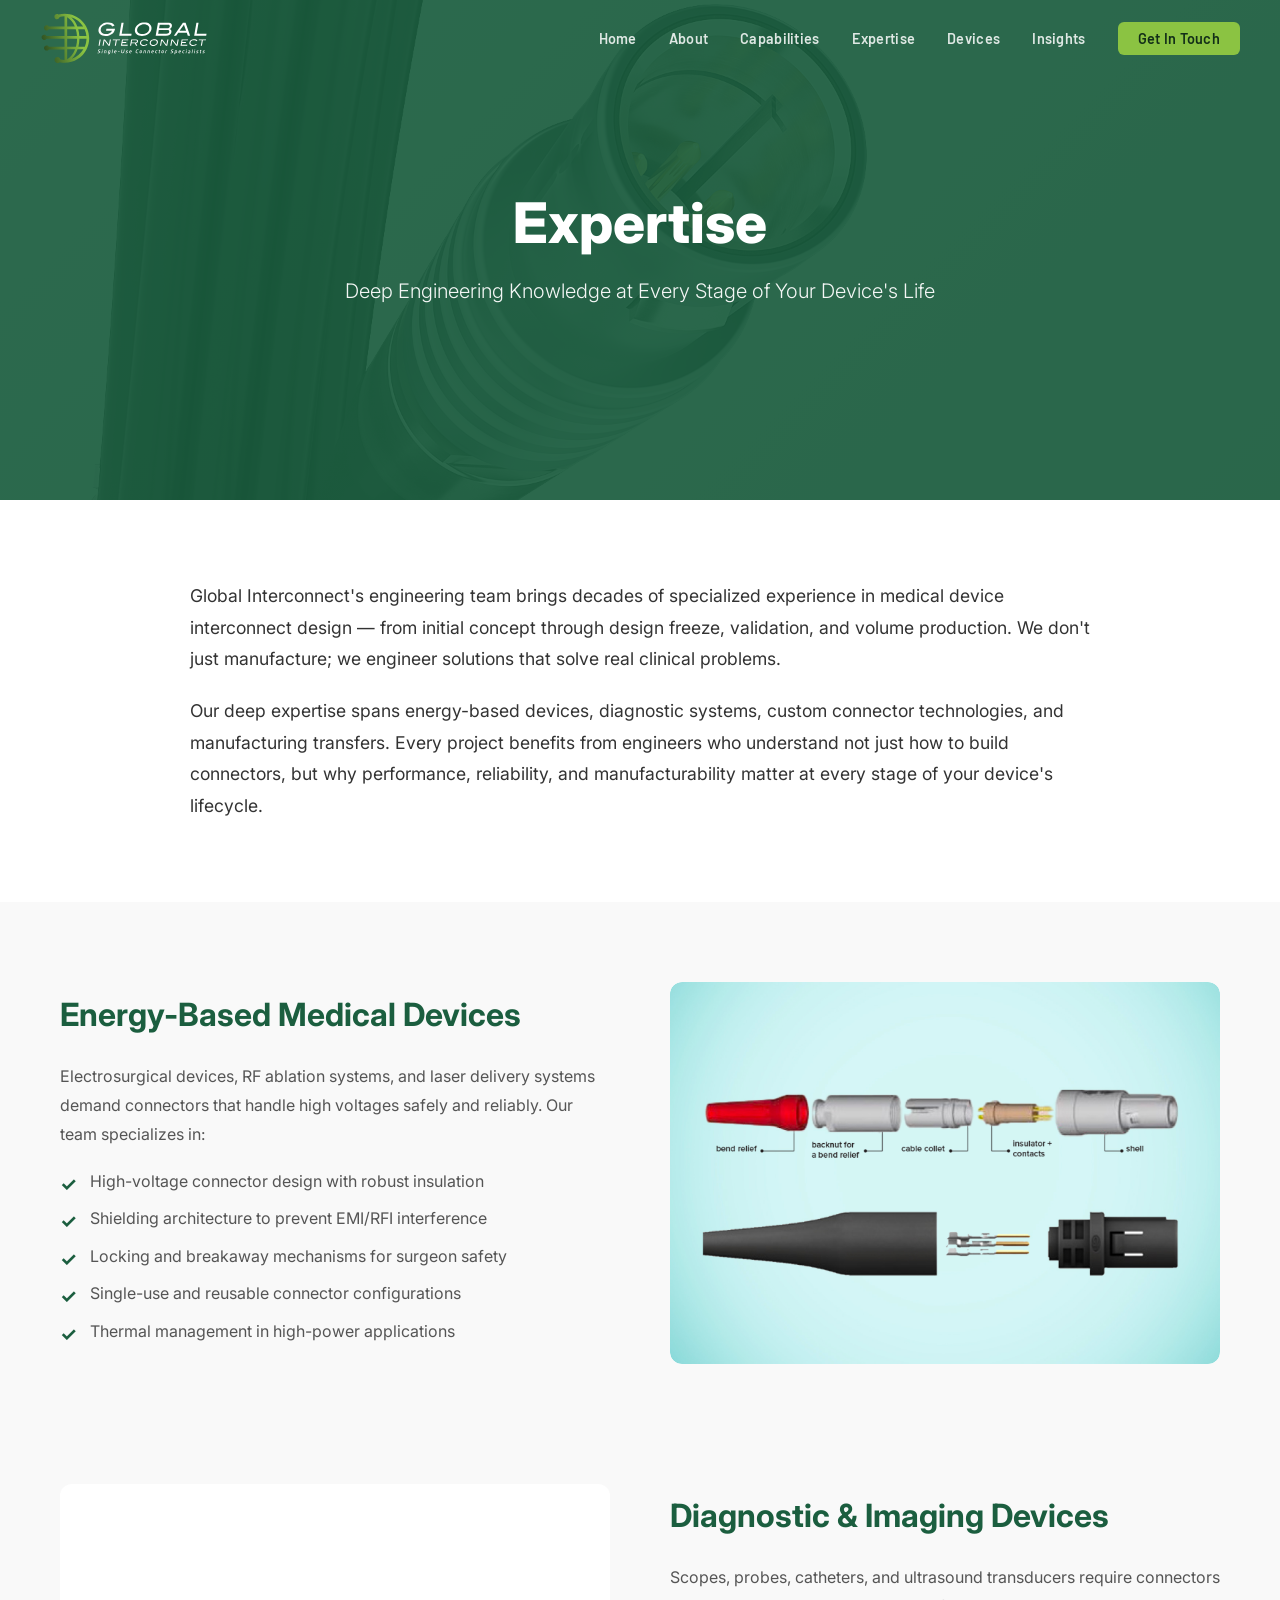
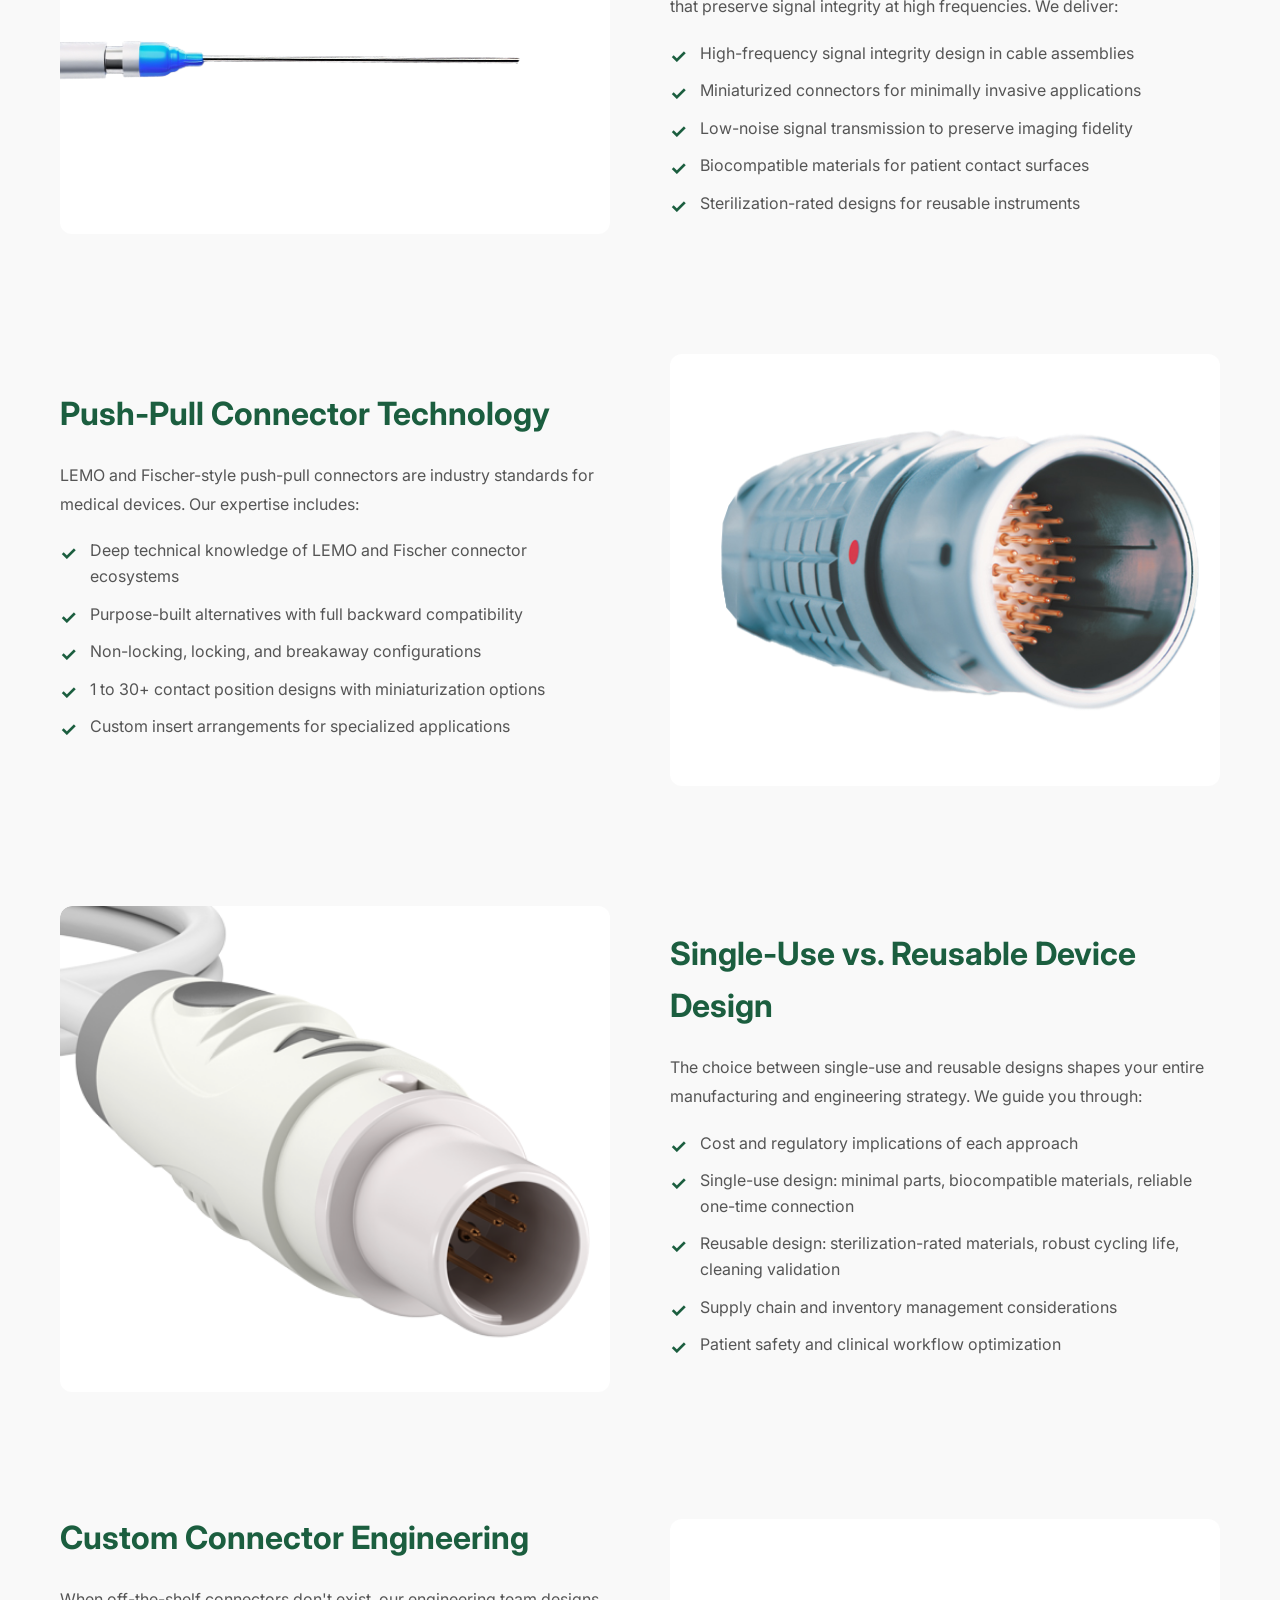
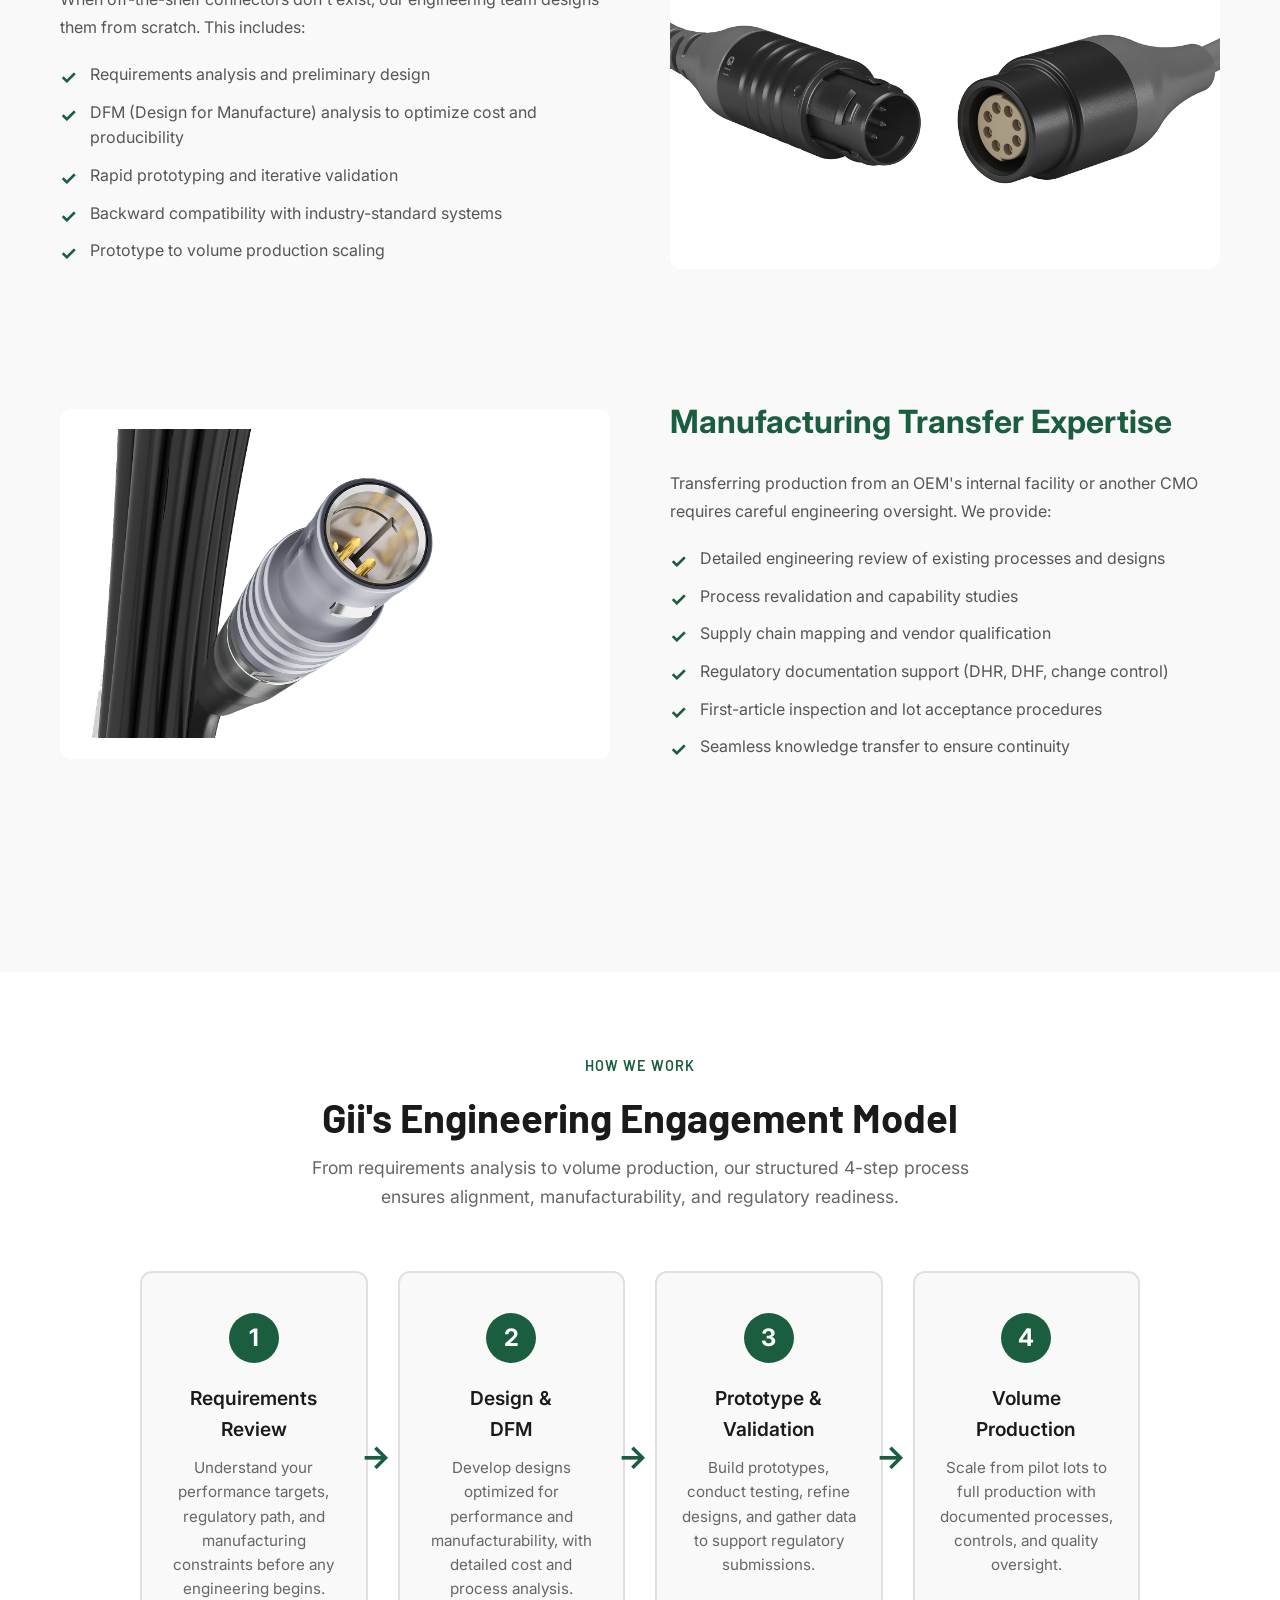
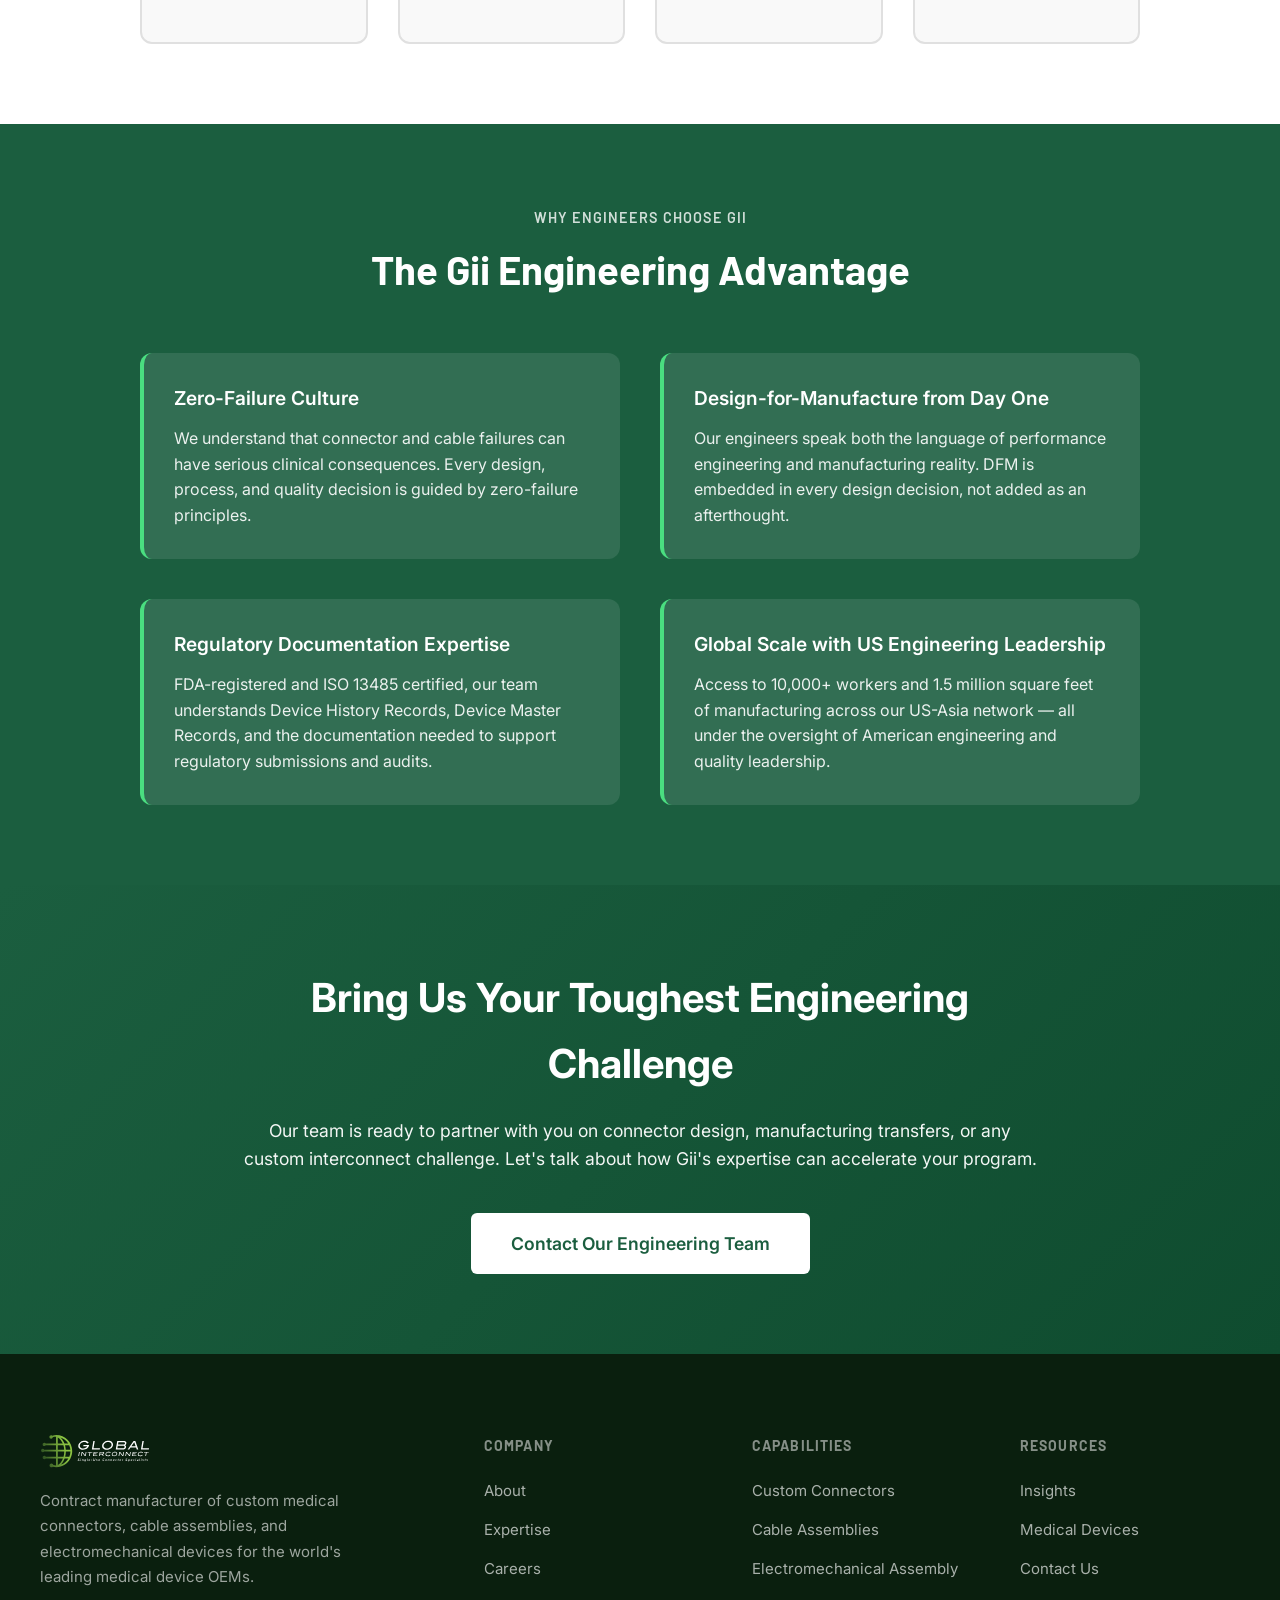
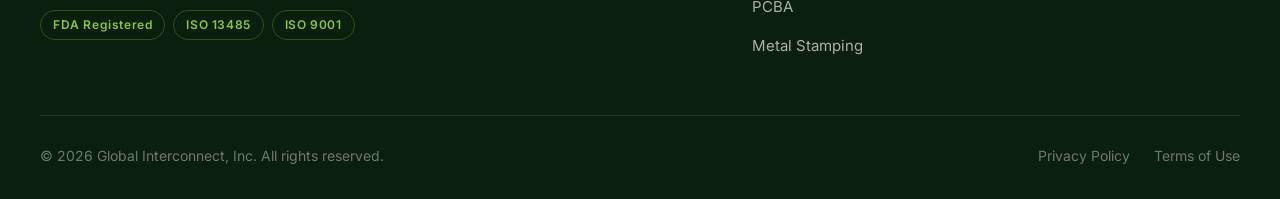
<file: expertise copy.html>
<!DOCTYPE html>
<html lang="en">
<head>
  <meta charset="UTF-8" />
  <meta name="viewport" content="width=device-width, initial-scale=1.0" />
  <meta name="description" content="Global Interconnect, Inc. (Gii) Expertise — Deep engineering knowledge in medical device interconnect design, from concept through validation to volume production. Energy-based devices, diagnostic systems, custom connectors." />
  <title>Expertise | Global Interconnect, Inc.</title>
  <link rel="icon" type="image/png" href="assets/images/favicon.png" />
  <link rel="stylesheet" href="assets/css/style.css" />
  <link rel="preconnect" href="https://fonts.googleapis.com" />
  <link rel="preconnect" href="https://fonts.gstatic.com" crossorigin />
  <link href="https://fonts.googleapis.com/css2?family=Inter:wght@300;400;500;600;700;800&family=Barlow:wght@400;500;600;700;800&display=swap" rel="stylesheet" />
  <style>
    /* Expertise Page Specific Styles */

    .expertise-banner {
      position: relative;
      min-height: 500px;
      display: flex;
      align-items: center;
      justify-content: center;
      text-align: center;
      color: white;
      overflow: hidden;
    }

    .expertise-banner-bg {
      position: absolute;
      top: 0;
      left: 0;
      width: 100%;
      height: 100%;
      background: linear-gradient(135deg, #1b5e3f 0%, #0f4c2f 100%);
      background-size: cover;
      background-position: center;
      z-index: -1;
    }

    .expertise-banner-bg::before {
      content: '';
      position: absolute;
      top: 0;
      left: 0;
      width: 100%;
      height: 100%;
      background-image: url('assets/images/validation.jpg');
      background-size: cover;
      background-position: center;
      opacity: 0.3;
      z-index: -1;
    }

    .expertise-banner-overlay {
      position: absolute;
      top: 0;
      left: 0;
      width: 100%;
      height: 100%;
      background: rgba(27, 94, 63, 0.75);
      z-index: -1;
    }

    .expertise-banner-content {
      position: relative;
      z-index: 1;
      padding: 80px 20px;
      max-width: 900px;
    }

    .expertise-banner-content h1 {
      font-size: 3.5rem;
      font-weight: 800;
      margin-bottom: 20px;
      line-height: 1.1;
    }

    .expertise-banner-content p {
      font-size: 1.25rem;
      line-height: 1.6;
      margin-bottom: 0;
      opacity: 0.95;
      font-weight: 300;
    }

    @media (max-width: 768px) {
      .expertise-banner-content h1 {
        font-size: 2.5rem;
      }
      .expertise-banner-content p {
        font-size: 1.1rem;
      }
    }

    /* Expertise Intro Section */
    .expertise-intro {
      padding: 80px 20px;
      background: white;
    }

    .expertise-intro .container {
      max-width: 900px;
      margin: 0 auto;
    }

    .expertise-intro-text {
      font-size: 1.1rem;
      line-height: 1.8;
      color: #333;
    }

    .expertise-intro-text p {
      margin-bottom: 20px;
    }

    .expertise-intro-text p:last-child {
      margin-bottom: 0;
    }

    /* Expertise Area Cards */
    .expertise-areas {
      padding: 80px 20px;
      background: #f9f9f9;
    }

    .expertise-area {
      margin-bottom: 120px;
      display: grid;
      grid-template-columns: 1fr 1fr;
      gap: 60px;
      align-items: center;
    }

    .expertise-area:nth-child(even) {
      grid-template-columns: 1fr 1fr;
      direction: rtl;
    }

    .expertise-area:nth-child(even) > * {
      direction: ltr;
    }

    .expertise-area-content h3 {
      font-size: 2rem;
      font-weight: 700;
      margin-bottom: 20px;
      color: #1b5e3f;
    }

    .expertise-area-content p {
      font-size: 1rem;
      line-height: 1.8;
      margin-bottom: 20px;
      color: #555;
    }

    .expertise-area-content ul {
      list-style: none;
      padding: 0;
      margin: 0;
    }

    .expertise-area-content li {
      padding-left: 30px;
      margin-bottom: 12px;
      position: relative;
      font-size: 1rem;
      line-height: 1.6;
      color: #555;
    }

    .expertise-area-content li::before {
      content: '✓';
      position: absolute;
      left: 0;
      color: #1b5e3f;
      font-weight: bold;
      font-size: 1.2rem;
    }

    .expertise-area-image {
      display: flex;
      align-items: center;
      justify-content: center;
      overflow: hidden;
      border-radius: 12px;
      background: white;
      min-height: 350px;
    }

    .expertise-area-image img {
      width: 100%;
      height: auto;
      object-fit: cover;
      border-radius: 12px;
    }

    @media (max-width: 1024px) {
      .expertise-area {
        grid-template-columns: 1fr;
        gap: 40px;
      }
      .expertise-area:nth-child(even) {
        grid-template-columns: 1fr;
        direction: ltr;
      }
      .expertise-area-content h3 {
        font-size: 1.8rem;
      }
    }

    /* Process Section */
    .expertise-process {
      padding: 80px 20px;
      background: white;
    }

    .expertise-process .container {
      max-width: 1200px;
    }

    .section-header {
      text-align: center;
      margin-bottom: 60px;
    }

    .section-eyebrow {
      display: inline-block;
      font-size: 0.9rem;
      font-weight: 600;
      text-transform: uppercase;
      letter-spacing: 1px;
      color: #1b5e3f;
      margin-bottom: 15px;
    }

    .section-title {
      font-size: 2.5rem;
      font-weight: 700;
      margin-bottom: 15px;
      color: #1a1a1a;
    }

    .section-desc {
      font-size: 1.1rem;
      color: #666;
      margin-bottom: 0;
      max-width: 700px;
      margin-left: auto;
      margin-right: auto;
    }

    .process-timeline {
      display: grid;
      grid-template-columns: repeat(4, 1fr);
      gap: 30px;
      max-width: 1000px;
      margin: 0 auto;
    }

    .process-step {
      text-align: center;
      padding: 40px 20px;
      background: #f9f9f9;
      border-radius: 12px;
      border: 2px solid #e0e0e0;
      position: relative;
    }

    .process-step-num {
      display: inline-flex;
      align-items: center;
      justify-content: center;
      width: 50px;
      height: 50px;
      background: #1b5e3f;
      color: white;
      border-radius: 50%;
      font-size: 1.5rem;
      font-weight: 700;
      margin-bottom: 20px;
    }

    .process-step h4 {
      font-size: 1.2rem;
      font-weight: 600;
      margin-bottom: 10px;
      color: #1a1a1a;
    }

    .process-step p {
      font-size: 0.95rem;
      color: #666;
      line-height: 1.6;
      margin-bottom: 0;
    }

    .process-arrow {
      display: none;
    }

    @media (min-width: 1025px) {
      .process-step::after {
        content: '→';
        position: absolute;
        right: -25px;
        top: 50%;
        transform: translateY(-50%);
        font-size: 2rem;
        color: #1b5e3f;
        font-weight: 700;
      }

      .process-step:last-child::after {
        content: '';
      }
    }

    @media (max-width: 1024px) {
      .process-timeline {
        grid-template-columns: repeat(2, 1fr);
      }
    }

    @media (max-width: 640px) {
      .process-timeline {
        grid-template-columns: 1fr;
      }
    }

    /* Why Gii Section */
    .why-gii {
      padding: 80px 20px;
      background: #1b5e3f;
      color: white;
    }

    .why-gii .container {
      max-width: 1200px;
    }

    .why-gii .section-header {
      margin-bottom: 60px;
    }

    .why-gii .section-eyebrow {
      color: rgba(255, 255, 255, 0.8);
    }

    .why-gii .section-title {
      color: white;
    }

    .why-gii .section-desc {
      color: rgba(255, 255, 255, 0.8);
    }

    .why-gii-grid {
      display: grid;
      grid-template-columns: repeat(2, 1fr);
      gap: 40px;
      max-width: 1000px;
      margin: 0 auto;
    }

    .why-gii-item {
      padding: 30px;
      background: rgba(255, 255, 255, 0.1);
      border-radius: 12px;
      border-left: 4px solid #4ade80;
    }

    .why-gii-item h4 {
      font-size: 1.2rem;
      font-weight: 600;
      margin-bottom: 12px;
      color: white;
    }

    .why-gii-item p {
      font-size: 1rem;
      line-height: 1.6;
      color: rgba(255, 255, 255, 0.9);
      margin-bottom: 0;
    }

    @media (max-width: 768px) {
      .why-gii-grid {
        grid-template-columns: 1fr;
      }
    }

    /* CTA Section */
    .expertise-cta {
      padding: 80px 20px;
      background: linear-gradient(135deg, #1b5e3f 0%, #0f4c2f 100%);
      color: white;
      text-align: center;
    }

    .expertise-cta .container {
      max-width: 800px;
    }

    .expertise-cta h2 {
      font-size: 2.5rem;
      font-weight: 700;
      margin-bottom: 20px;
    }

    .expertise-cta p {
      font-size: 1.1rem;
      margin-bottom: 40px;
      opacity: 0.95;
      line-height: 1.6;
    }

    .btn-cta {
      display: inline-block;
      padding: 16px 40px;
      background: white;
      color: #1b5e3f;
      font-weight: 600;
      text-decoration: none;
      border-radius: 6px;
      transition: all 0.3s ease;
      cursor: pointer;
      border: none;
      font-size: 1.1rem;
    }

    .btn-cta:hover {
      transform: translateY(-2px);
      box-shadow: 0 8px 20px rgba(0, 0, 0, 0.2);
    }
  </style>
</head>
<body>

  <!-- ===== NAVIGATION ===== -->
  <header class="site-header" id="site-header">
    <nav class="nav-container">
      <a href="/" class="nav-logo">
        <img src="assets/images/logos/logo-white.svg" alt="Global Interconnect, Inc." class="logo-img" />
      </a>

      <button class="nav-toggle" id="nav-toggle" aria-label="Toggle navigation">
        <span></span><span></span><span></span>
      </button>

      <ul class="nav-links" id="nav-links">
        <li><a href="index.html">Home</a></li>
        <li><a href="about.html">About</a></li>
        <li><a href="capabilities.html">Capabilities</a></li>
        <li><a href="expertise.html" class="active">Expertise</a></li>
        <li><a href="devices.html">Devices</a></li>
        <li><a href="insights.html">Insights</a></li>
        <li><a href="index.html#contact" class="nav-cta">Get In Touch</a></li>
      </ul>
    </nav>
  </header>

  <!-- ===== EXPERTISE BANNER ===== -->
  <section class="expertise-banner">
    <div class="expertise-banner-bg"></div>
    <div class="expertise-banner-overlay"></div>
    <div class="expertise-banner-content">
      <h1>Expertise</h1>
      <p>Deep Engineering Knowledge at Every Stage of Your Device's Life</p>
    </div>
  </section>

  <!-- ===== EXPERTISE INTRO ===== -->
  <section class="expertise-intro">
    <div class="container">
      <div class="expertise-intro-text">
        <p>Global Interconnect's engineering team brings decades of specialized experience in medical device interconnect design — from initial concept through design freeze, validation, and volume production. We don't just manufacture; we engineer solutions that solve real clinical problems.</p>
        <p>Our deep expertise spans energy-based devices, diagnostic systems, custom connector technologies, and manufacturing transfers. Every project benefits from engineers who understand not just how to build connectors, but why performance, reliability, and manufacturability matter at every stage of your device's lifecycle.</p>
      </div>
    </div>
  </section>

  <!-- ===== EXPERTISE AREAS ===== -->
  <section class="expertise-areas">
    <div class="container">

      <!-- Energy-Based Medical Devices -->
      <div class="expertise-area">
        <div class="expertise-area-content">
          <h3>Energy-Based Medical Devices</h3>
          <p>Electrosurgical devices, RF ablation systems, and laser delivery systems demand connectors that handle high voltages safely and reliably. Our team specializes in:</p>
          <ul>
            <li>High-voltage connector design with robust insulation</li>
            <li>Shielding architecture to prevent EMI/RFI interference</li>
            <li>Locking and breakaway mechanisms for surgeon safety</li>
            <li>Single-use and reusable connector configurations</li>
            <li>Thermal management in high-power applications</li>
          </ul>
        </div>
        <div class="expertise-area-image">
          <img src="assets/images/devices/rf-ablation.jpg" alt="RF Ablation System Connector" />
        </div>
      </div>

      <!-- Diagnostic & Imaging Devices -->
      <div class="expertise-area">
        <div class="expertise-area-content">
          <h3>Diagnostic & Imaging Devices</h3>
          <p>Scopes, probes, catheters, and ultrasound transducers require connectors that preserve signal integrity at high frequencies. We deliver:</p>
          <ul>
            <li>High-frequency signal integrity design in cable assemblies</li>
            <li>Miniaturized connectors for minimally invasive applications</li>
            <li>Low-noise signal transmission to preserve imaging fidelity</li>
            <li>Biocompatible materials for patient contact surfaces</li>
            <li>Sterilization-rated designs for reusable instruments</li>
          </ul>
        </div>
        <div class="expertise-area-image">
          <img src="assets/images/devices/probe.png" alt="Diagnostic Probe Connector" />
        </div>
      </div>

      <!-- Push-Pull Connector Technology -->
      <div class="expertise-area">
        <div class="expertise-area-content">
          <h3>Push-Pull Connector Technology</h3>
          <p>LEMO and Fischer-style push-pull connectors are industry standards for medical devices. Our expertise includes:</p>
          <ul>
            <li>Deep technical knowledge of LEMO and Fischer connector ecosystems</li>
            <li>Purpose-built alternatives with full backward compatibility</li>
            <li>Non-locking, locking, and breakaway configurations</li>
            <li>1 to 30+ contact position designs with miniaturization options</li>
            <li>Custom insert arrangements for specialized applications</li>
          </ul>
        </div>
        <div class="expertise-area-image">
          <img src="assets/images/devices/lemo-connector.png" alt="Push-Pull Connector" />
        </div>
      </div>

      <!-- Single-Use vs. Reusable Design -->
      <div class="expertise-area">
        <div class="expertise-area-content">
          <h3>Single-Use vs. Reusable Device Design</h3>
          <p>The choice between single-use and reusable designs shapes your entire manufacturing and engineering strategy. We guide you through:</p>
          <ul>
            <li>Cost and regulatory implications of each approach</li>
            <li>Single-use design: minimal parts, biocompatible materials, reliable one-time connection</li>
            <li>Reusable design: sterilization-rated materials, robust cycling life, cleaning validation</li>
            <li>Supply chain and inventory management considerations</li>
            <li>Patient safety and clinical workflow optimization</li>
          </ul>
        </div>
        <div class="expertise-area-image">
          <img src="assets/images/devices/nonlocking-connector.png" alt="Single-Use vs Reusable Connectors" />
        </div>
      </div>

      <!-- Custom Connector Engineering -->
      <div class="expertise-area">
        <div class="expertise-area-content">
          <h3>Custom Connector Engineering</h3>
          <p>When off-the-shelf connectors don't exist, our engineering team designs them from scratch. This includes:</p>
          <ul>
            <li>Requirements analysis and preliminary design</li>
            <li>DFM (Design for Manufacture) analysis to optimize cost and producibility</li>
            <li>Rapid prototyping and iterative validation</li>
            <li>Backward compatibility with industry-standard systems</li>
            <li>Prototype to volume production scaling</li>
          </ul>
        </div>
        <div class="expertise-area-image">
          <img src="assets/images/devices/purpose-built-connector.png" alt="Custom Engineered Connector" />
        </div>
      </div>

      <!-- Manufacturing Transfer Expertise -->
      <div class="expertise-area">
        <div class="expertise-area-content">
          <h3>Manufacturing Transfer Expertise</h3>
          <p>Transferring production from an OEM's internal facility or another CMO requires careful engineering oversight. We provide:</p>
          <ul>
            <li>Detailed engineering review of existing processes and designs</li>
            <li>Process revalidation and capability studies</li>
            <li>Supply chain mapping and vendor qualification</li>
            <li>Regulatory documentation support (DHR, DHF, change control)</li>
            <li>First-article inspection and lot acceptance procedures</li>
            <li>Seamless knowledge transfer to ensure continuity</li>
          </ul>
        </div>
        <div class="expertise-area-image">
          <img src="assets/images/validation.jpg" alt="Manufacturing Transfer & Validation" />
        </div>
      </div>

    </div>
  </section>

  <!-- ===== 4-STEP PROCESS ===== -->
  <section class="expertise-process">
    <div class="container">
      <div class="section-header">
        <span class="section-eyebrow">How We Work</span>
        <h2 class="section-title">Gii's Engineering Engagement Model</h2>
        <p class="section-desc">From requirements analysis to volume production, our structured 4-step process ensures alignment, manufacturability, and regulatory readiness.</p>
      </div>

      <div class="process-timeline">
        <div class="process-step">
          <div class="process-step-num">1</div>
          <h4>Requirements<br />Review</h4>
          <p>Understand your performance targets, regulatory path, and manufacturing constraints before any engineering begins.</p>
        </div>

        <div class="process-step">
          <div class="process-step-num">2</div>
          <h4>Design &<br />DFM</h4>
          <p>Develop designs optimized for performance and manufacturability, with detailed cost and process analysis.</p>
        </div>

        <div class="process-step">
          <div class="process-step-num">3</div>
          <h4>Prototype &<br />Validation</h4>
          <p>Build prototypes, conduct testing, refine designs, and gather data to support regulatory submissions.</p>
        </div>

        <div class="process-step">
          <div class="process-step-num">4</div>
          <h4>Volume<br />Production</h4>
          <p>Scale from pilot lots to full production with documented processes, controls, and quality oversight.</p>
        </div>
      </div>
    </div>
  </section>

  <!-- ===== WHY ENGINEERS CHOOSE GII ===== -->
  <section class="why-gii">
    <div class="container">
      <div class="section-header">
        <span class="section-eyebrow">Why Engineers Choose Gii</span>
        <h2 class="section-title">The Gii Engineering Advantage</h2>
      </div>

      <div class="why-gii-grid">
        <div class="why-gii-item">
          <h4>Zero-Failure Culture</h4>
          <p>We understand that connector and cable failures can have serious clinical consequences. Every design, process, and quality decision is guided by zero-failure principles.</p>
        </div>

        <div class="why-gii-item">
          <h4>Design-for-Manufacture from Day One</h4>
          <p>Our engineers speak both the language of performance engineering and manufacturing reality. DFM is embedded in every design decision, not added as an afterthought.</p>
        </div>

        <div class="why-gii-item">
          <h4>Regulatory Documentation Expertise</h4>
          <p>FDA-registered and ISO 13485 certified, our team understands Device History Records, Device Master Records, and the documentation needed to support regulatory submissions and audits.</p>
        </div>

        <div class="why-gii-item">
          <h4>Global Scale with US Engineering Leadership</h4>
          <p>Access to 10,000+ workers and 1.5 million square feet of manufacturing across our US-Asia network — all under the oversight of American engineering and quality leadership.</p>
        </div>
      </div>
    </div>
  </section>

  <!-- ===== EXPERTISE CTA ===== -->
  <section class="expertise-cta">
    <div class="container">
      <h2>Bring Us Your Toughest Engineering Challenge</h2>
      <p>Our team is ready to partner with you on connector design, manufacturing transfers, or any custom interconnect challenge. Let's talk about how Gii's expertise can accelerate your program.</p>
      <a href="index.html#contact" class="btn-cta">Contact Our Engineering Team</a>
    </div>
  </section>

  <!-- ===== FOOTER ===== -->
  <footer class="site-footer">
    <div class="container">
      <div class="footer-grid">
        <div class="footer-brand">
          <img src="assets/images/logos/logo-white.svg" alt="Global Interconnect, Inc." class="footer-logo" />
          <p>Contract manufacturer of custom medical connectors, cable assemblies, and electromechanical devices for the world's leading medical device OEMs.</p>
          <div class="footer-certs">
            <span>FDA Registered</span>
            <span>ISO 13485</span>
            <span>ISO 9001</span>
          </div>
        </div>

        <div class="footer-nav-col">
          <h4>Company</h4>
          <ul>
            <li><a href="about.html">About</a></li>
            <li><a href="expertise.html">Expertise</a></li>
            <li><a href="https://www.globalinterconnect.com/careers/" target="_blank" rel="noopener">Careers</a></li>
          </ul>
        </div>

        <div class="footer-nav-col">
          <h4>Capabilities</h4>
          <ul>
            <li><a href="capabilities.html">Custom Connectors</a></li>
            <li><a href="capabilities.html">Cable Assemblies</a></li>
            <li><a href="capabilities.html">Electromechanical Assembly</a></li>
            <li><a href="capabilities.html">PCBA</a></li>
            <li><a href="capabilities.html">Metal Stamping</a></li>
          </ul>
        </div>

        <div class="footer-nav-col">
          <h4>Resources</h4>
          <ul>
            <li><a href="insights.html">Insights</a></li>
            <li><a href="devices.html">Medical Devices</a></li>
            <li><a href="index.html#contact">Contact Us</a></li>
          </ul>
        </div>
      </div>

      <div class="footer-bottom">
        <p>&copy; <span id="year"></span> Global Interconnect, Inc. All rights reserved.</p>
        <div class="footer-bottom-links">
          <a href="#">Privacy Policy</a>
          <a href="#">Terms of Use</a>
        </div>
      </div>
    </div>
  </footer>

  <script src="assets/js/main.js"></script>
</body>
</html>
</file>
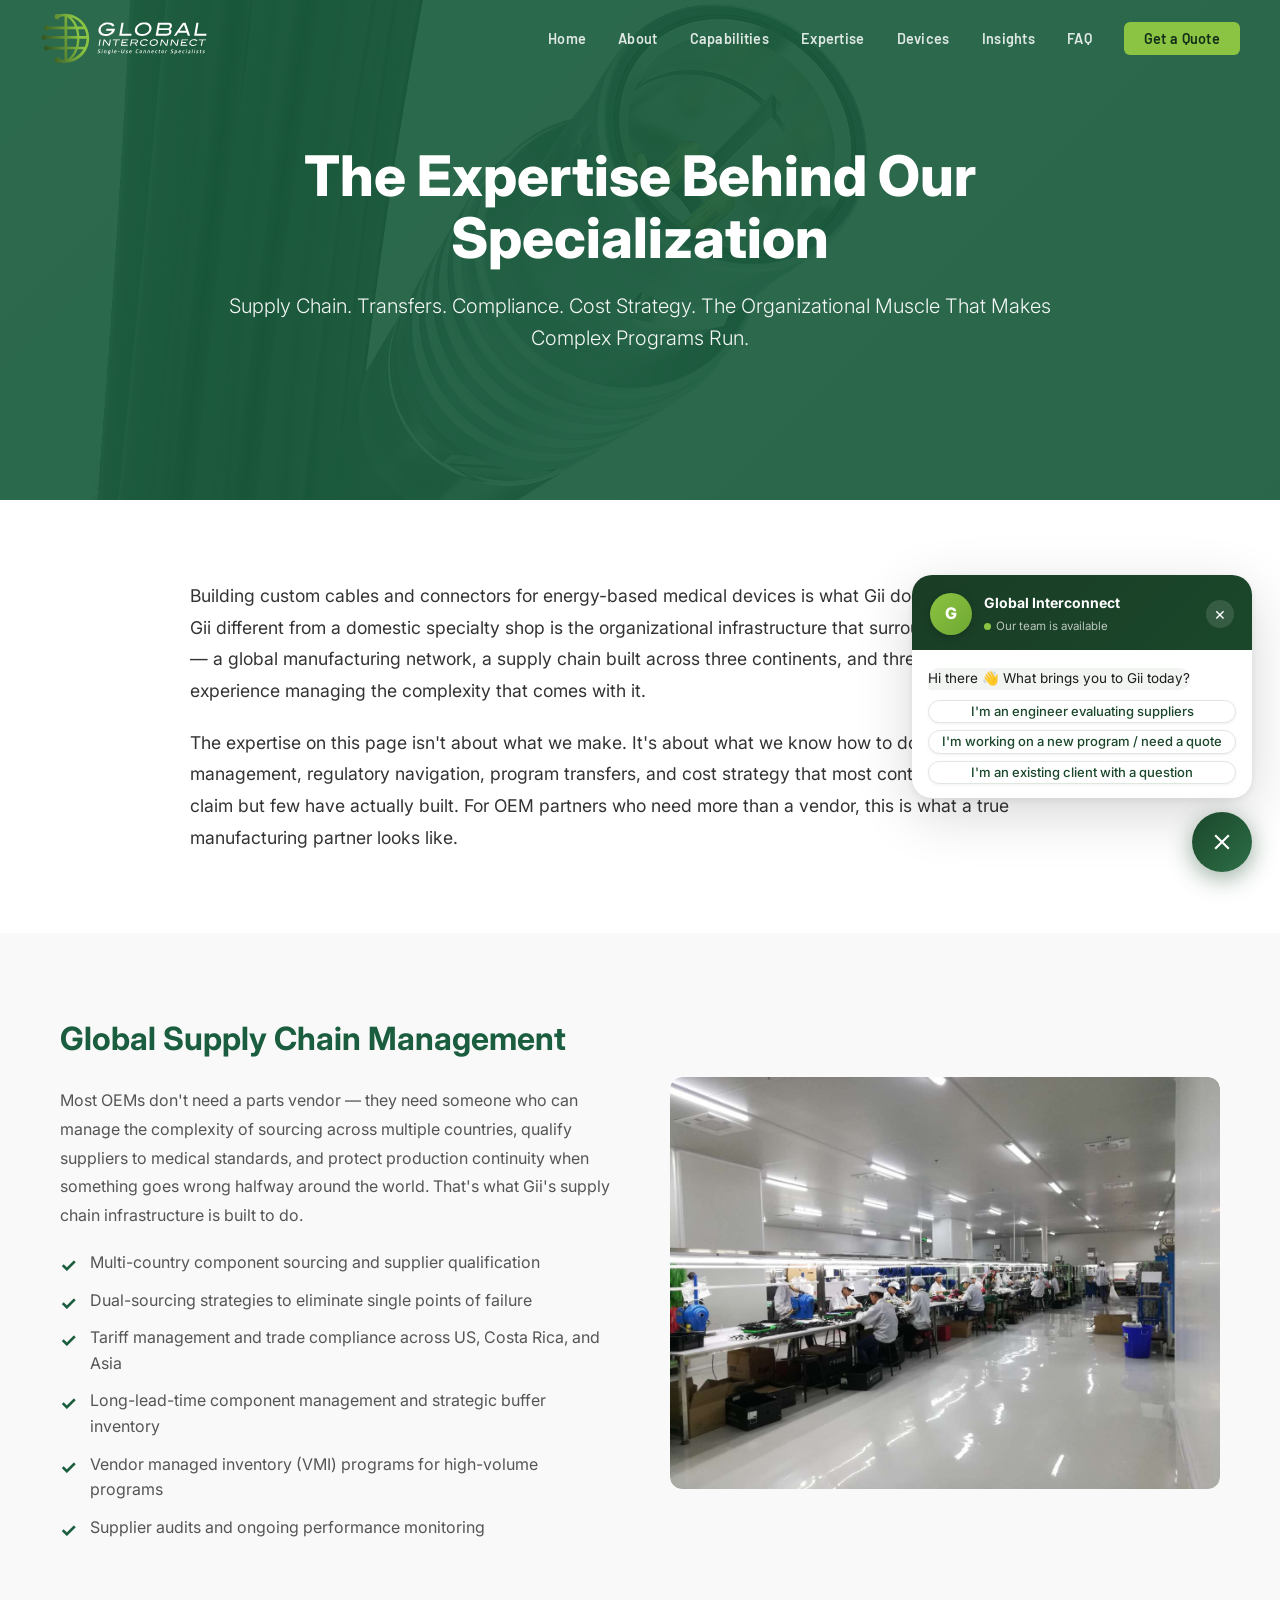
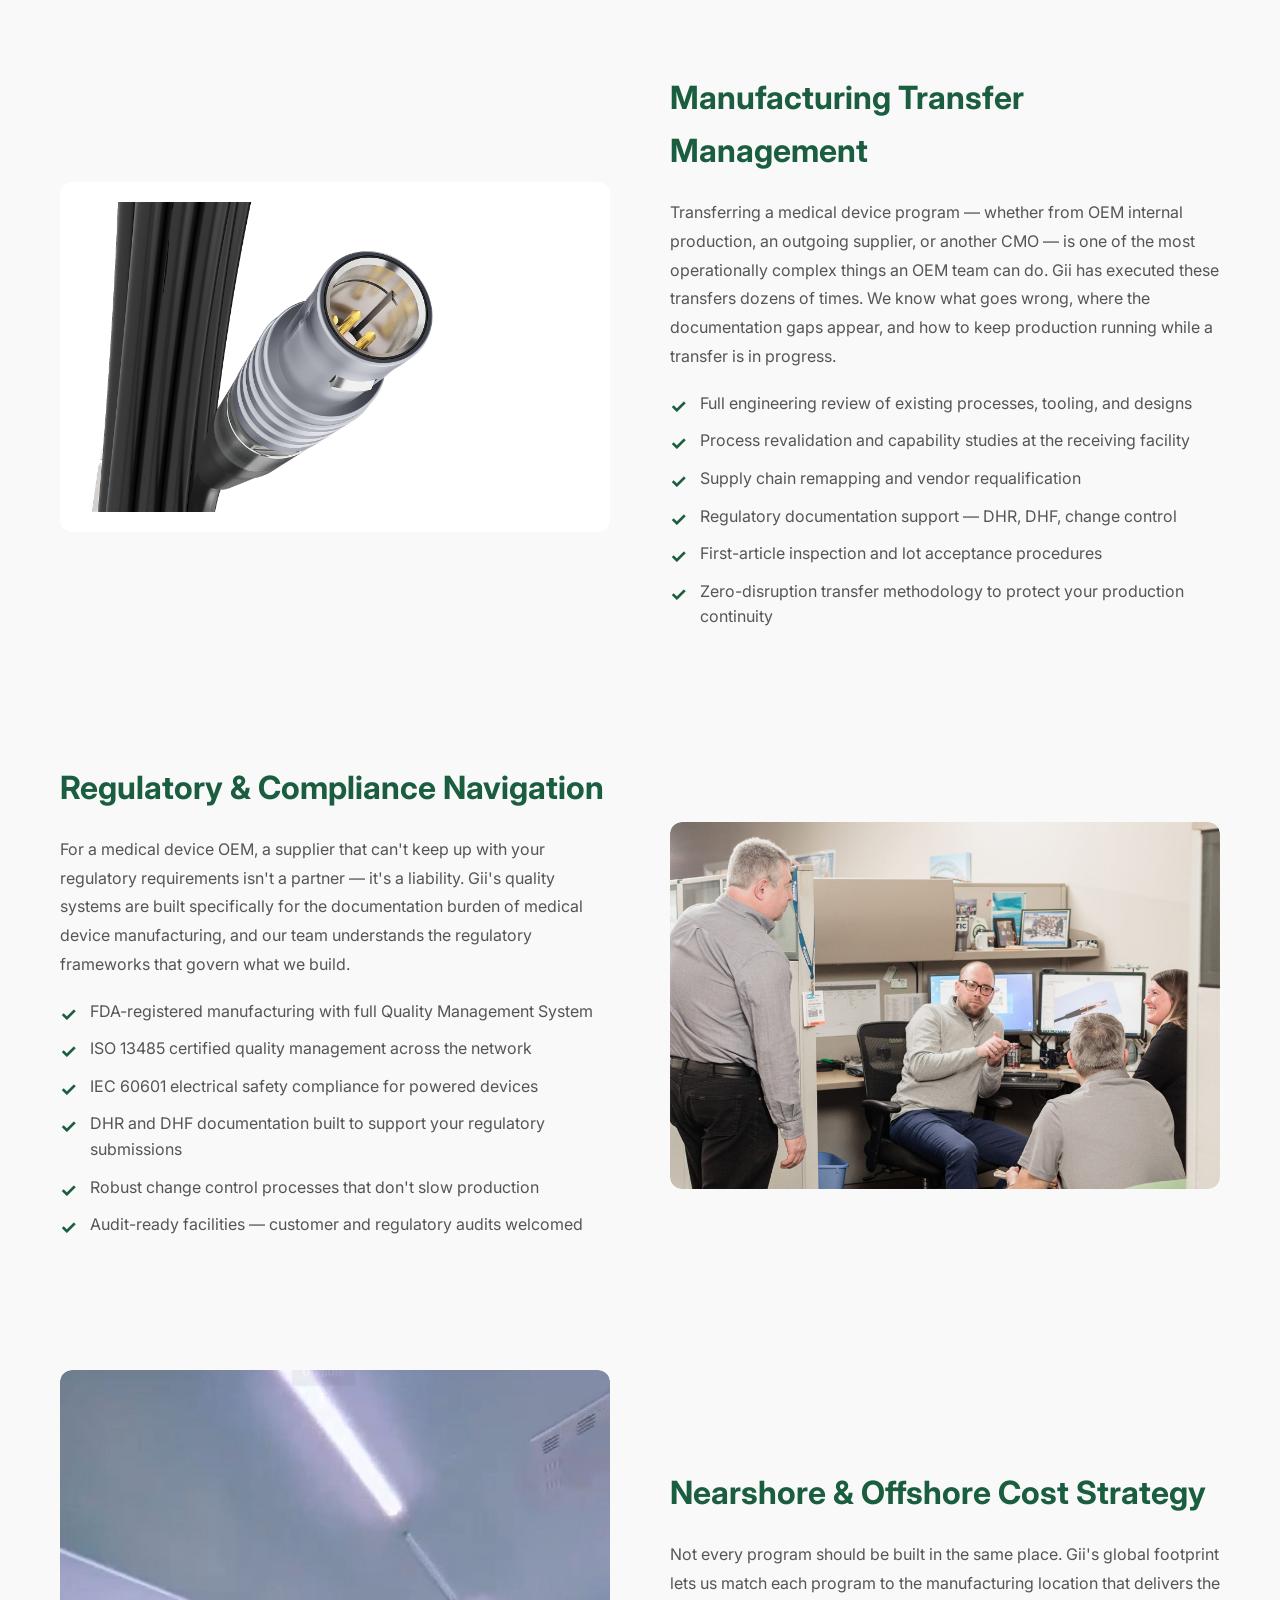
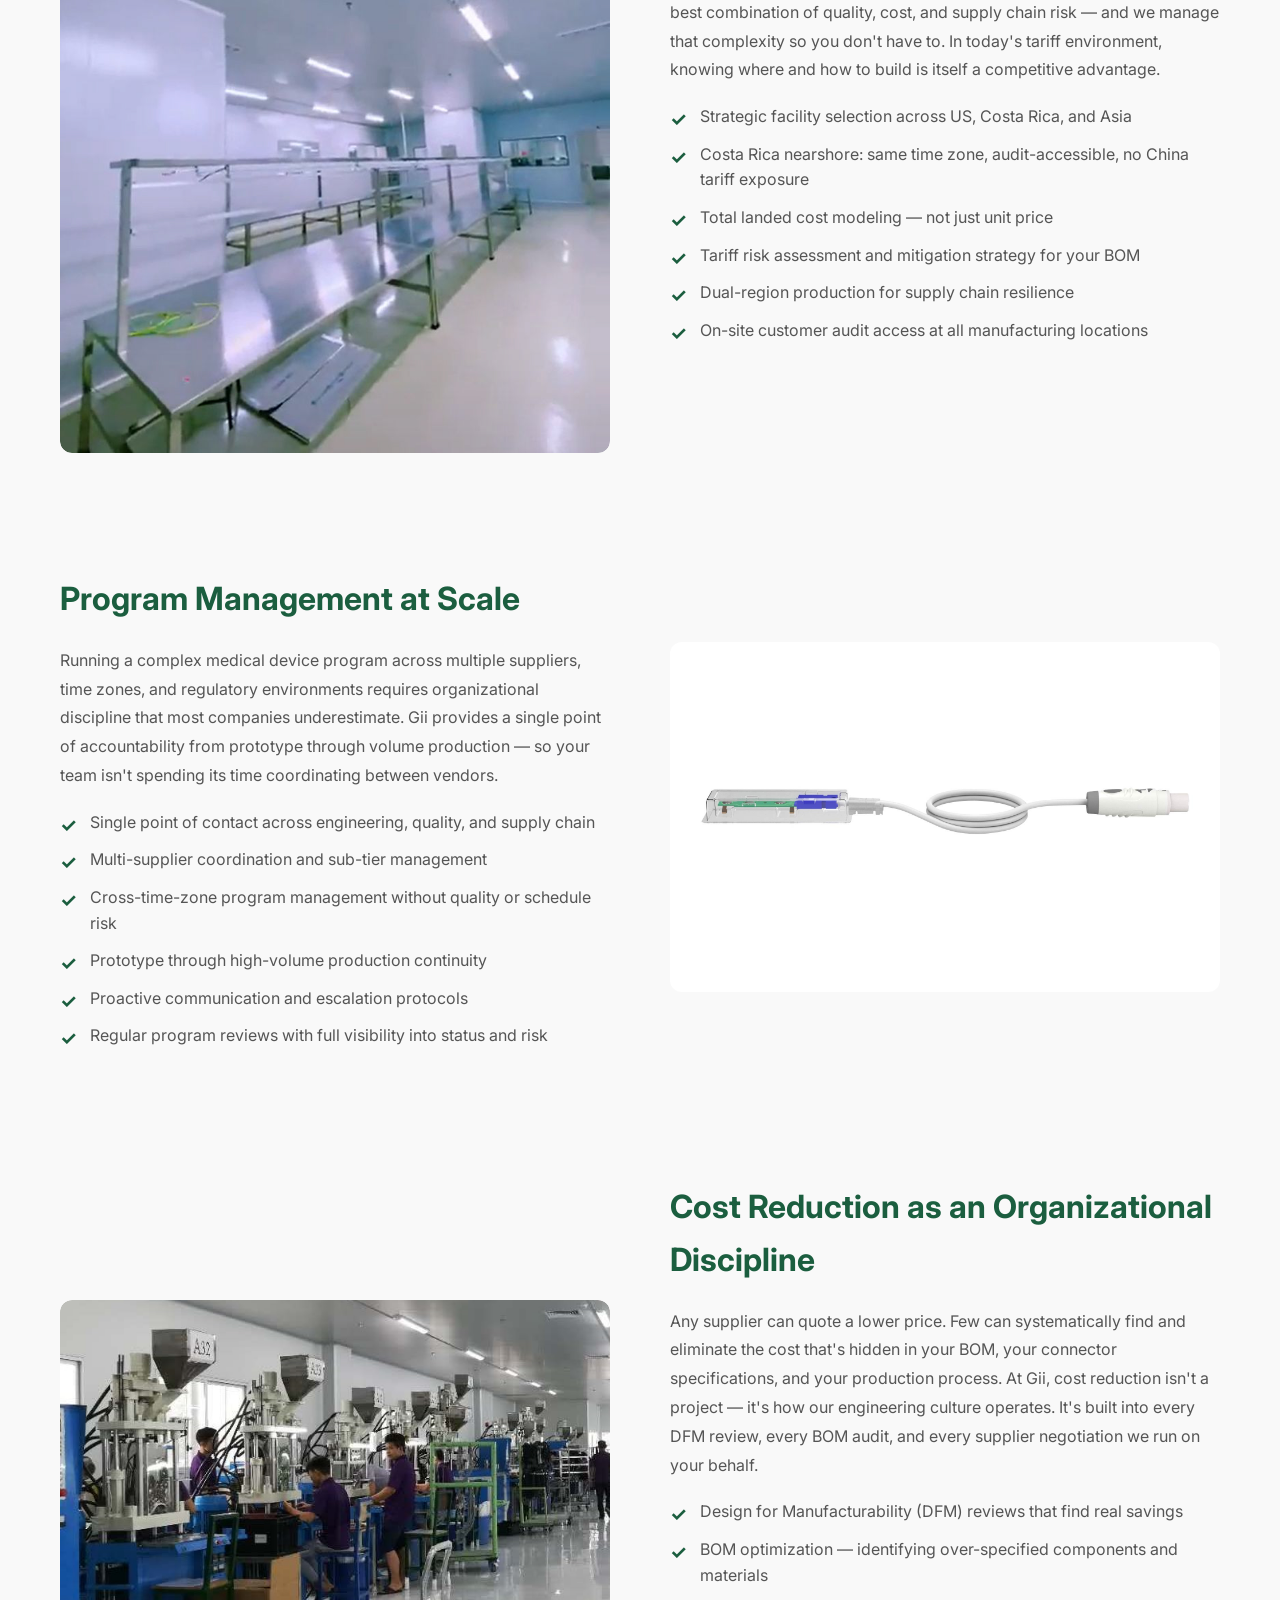
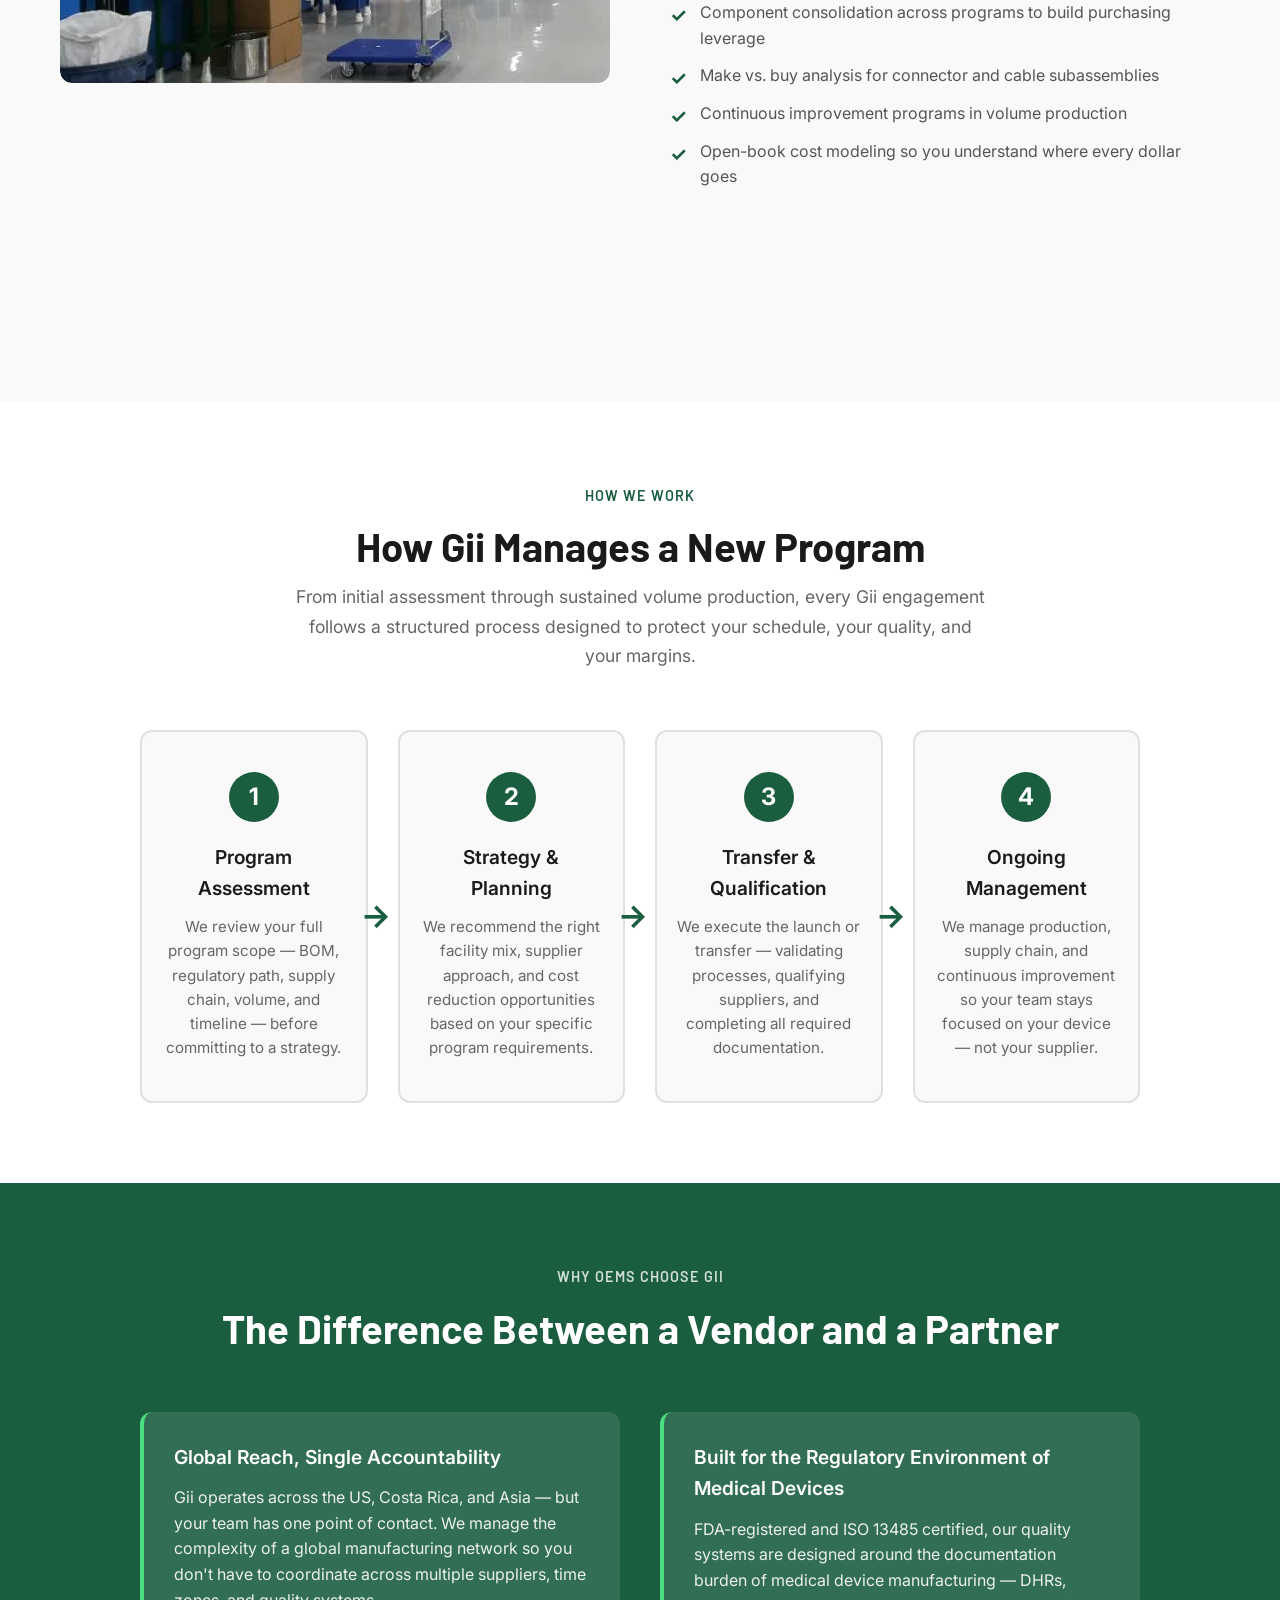
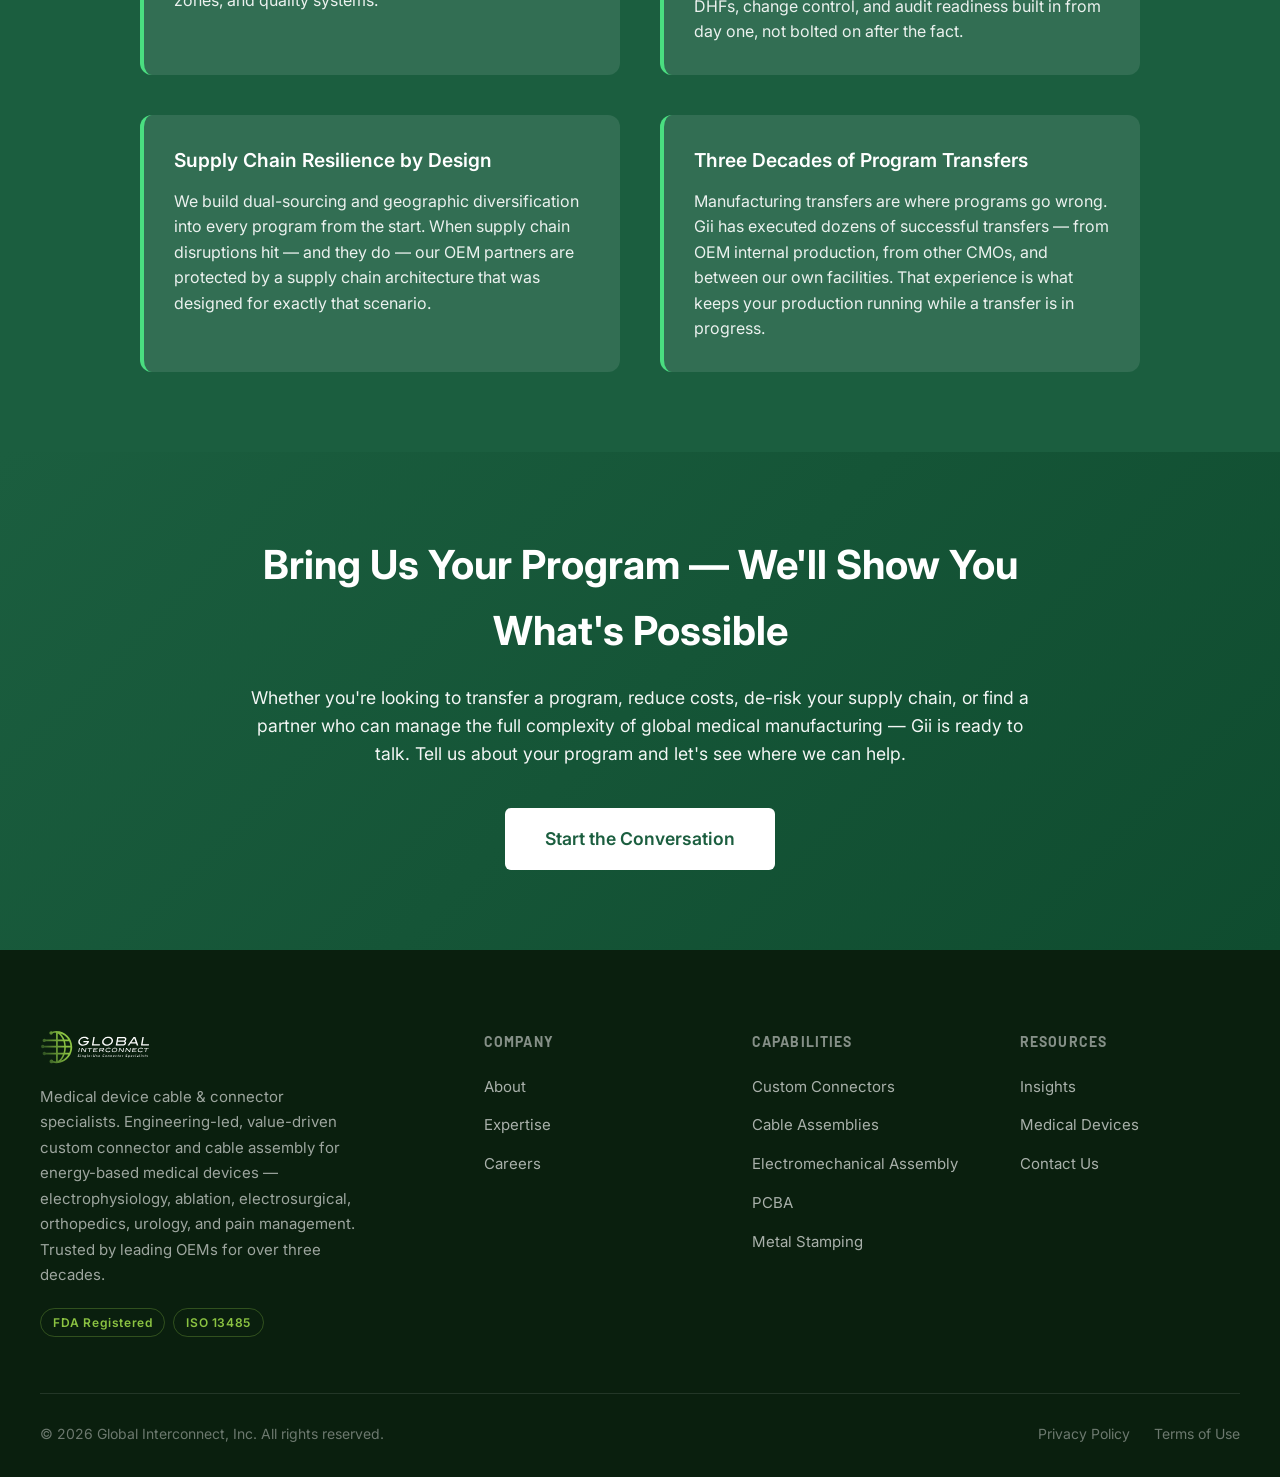
<file: expertise.html>
<!DOCTYPE html>
<html lang="en">
<head>
  <meta charset="UTF-8" />
  <meta name="viewport" content="width=device-width, initial-scale=1.0" />
  <meta name="description" content="Engineering-led development, value engineering, global supply chain, and manufacturing transfers behind Gii's custom cable &amp; connector sub-assemblies for energy-based medical devices." />
  <title>Engineering &amp; Manufacturing Expertise | Global Interconnect, Inc.</title>
  <!-- Open Graph -->
  <meta property="og:type"        content="website" />
  <meta property="og:site_name"   content="Global Interconnect, Inc." />
  <meta property="og:url"         content="https://www.globalinterconnect.com/expertise/" />
  <meta property="og:title"       content="Global Medical Manufacturing Expertise | Global Interconnect, Inc." />
  <meta property="og:description" content="Supply chain management, manufacturing transfers, regulatory compliance, and nearshore cost optimization. The organizational muscle behind reliable global medical device manufacturing." />
  <meta property="og:image"       content="https://www.globalinterconnect.com/assets/images/capabilities/validation-process.jpg" />
  <!-- Twitter Card -->
  <meta name="twitter:card"        content="summary_large_image" />
  <meta name="twitter:title"       content="Global Medical Manufacturing Expertise | Global Interconnect" />
  <meta name="twitter:description" content="Supply chain management, manufacturing transfers, regulatory navigation, and nearshore cost strategy for medical device OEMs." />
  <link rel="icon" type="image/png" href="assets/images/favicon.png" />
  <link rel="stylesheet" href="assets/css/style.css" />
  <link rel="preconnect" href="https://fonts.googleapis.com" />
  <link rel="preconnect" href="https://fonts.gstatic.com" crossorigin />
  <link href="https://fonts.googleapis.com/css2?family=Inter:wght@300;400;500;600;700;800&family=Barlow:wght@400;500;600;700;800&display=swap" rel="stylesheet" />
  <style>
    /* Expertise Page Specific Styles */

    .expertise-banner {
      position: relative;
      min-height: 500px;
      display: flex;
      align-items: center;
      justify-content: center;
      text-align: center;
      color: white;
      overflow: hidden;
    }

    .expertise-banner-bg {
      position: absolute;
      top: 0;
      left: 0;
      width: 100%;
      height: 100%;
      background: linear-gradient(135deg, #1b5e3f 0%, #0f4c2f 100%);
      background-size: cover;
      background-position: center;
      z-index: -1;
    }

    .expertise-banner-bg::before {
      content: '';
      position: absolute;
      top: 0;
      left: 0;
      width: 100%;
      height: 100%;
      background-image: url('assets/images/validation.jpg');
      background-size: cover;
      background-position: center;
      opacity: 0.3;
      z-index: -1;
    }

    .expertise-banner-overlay {
      position: absolute;
      top: 0;
      left: 0;
      width: 100%;
      height: 100%;
      background: rgba(27, 94, 63, 0.75);
      z-index: -1;
    }

    .expertise-banner-content {
      position: relative;
      z-index: 1;
      padding: 80px 20px;
      max-width: 900px;
    }

    .expertise-banner-content h1 {
      font-size: 3.5rem;
      font-weight: 800;
      margin-bottom: 20px;
      line-height: 1.1;
    }

    .expertise-banner-content p {
      font-size: 1.25rem;
      line-height: 1.6;
      margin-bottom: 0;
      opacity: 0.95;
      font-weight: 300;
    }

    @media (max-width: 768px) {
      .expertise-banner-content h1 {
        font-size: 2.5rem;
      }
      .expertise-banner-content p {
        font-size: 1.1rem;
      }
    }

    /* Expertise Intro Section */
    .expertise-intro {
      padding: 80px 20px;
      background: white;
    }

    .expertise-intro .container {
      max-width: 900px;
      margin: 0 auto;
    }

    .expertise-intro-text {
      font-size: 1.1rem;
      line-height: 1.8;
      color: #333;
    }

    .expertise-intro-text p {
      margin-bottom: 20px;
    }

    .expertise-intro-text p:last-child {
      margin-bottom: 0;
    }

    /* Expertise Area Cards */
    .expertise-areas {
      padding: 80px 20px;
      background: #f9f9f9;
    }

    .expertise-area {
      margin-bottom: 120px;
      display: grid;
      grid-template-columns: 1fr 1fr;
      gap: 60px;
      align-items: center;
    }

    .expertise-area:nth-child(even) {
      grid-template-columns: 1fr 1fr;
      direction: rtl;
    }

    .expertise-area:nth-child(even) > * {
      direction: ltr;
    }

    .expertise-area-content h3 {
      font-size: 2rem;
      font-weight: 700;
      margin-bottom: 20px;
      color: #1b5e3f;
    }

    .expertise-area-content p {
      font-size: 1rem;
      line-height: 1.8;
      margin-bottom: 20px;
      color: #555;
    }

    .expertise-area-content ul {
      list-style: none;
      padding: 0;
      margin: 0;
    }

    .expertise-area-content li {
      padding-left: 30px;
      margin-bottom: 12px;
      position: relative;
      font-size: 1rem;
      line-height: 1.6;
      color: #555;
    }

    .expertise-area-content li::before {
      content: '✓';
      position: absolute;
      left: 0;
      color: #1b5e3f;
      font-weight: bold;
      font-size: 1.2rem;
    }

    .expertise-area-image {
      display: flex;
      align-items: center;
      justify-content: center;
      overflow: hidden;
      border-radius: 12px;
      background: white;
      min-height: 350px;
    }

    .expertise-area-image img {
      width: 100%;
      height: auto;
      object-fit: cover;
      border-radius: 12px;
    }

    @media (max-width: 1024px) {
      .expertise-area {
        grid-template-columns: 1fr;
        gap: 40px;
      }
      .expertise-area:nth-child(even) {
        grid-template-columns: 1fr;
        direction: ltr;
      }
      .expertise-area-content h3 {
        font-size: 1.8rem;
      }
    }

    /* Process Section */
    .expertise-process {
      padding: 80px 20px;
      background: white;
    }

    .expertise-process .container {
      max-width: 1200px;
    }

    .section-header {
      text-align: center;
      margin-bottom: 60px;
    }

    .section-eyebrow {
      display: inline-block;
      font-size: 0.9rem;
      font-weight: 600;
      text-transform: uppercase;
      letter-spacing: 1px;
      color: #1b5e3f;
      margin-bottom: 15px;
    }

    .section-title {
      font-size: 2.5rem;
      font-weight: 700;
      margin-bottom: 15px;
      color: #1a1a1a;
    }

    .section-desc {
      font-size: 1.1rem;
      color: #666;
      margin-bottom: 0;
      max-width: 700px;
      margin-left: auto;
      margin-right: auto;
    }

    .process-timeline {
      display: grid;
      grid-template-columns: repeat(4, 1fr);
      gap: 30px;
      max-width: 1000px;
      margin: 0 auto;
    }

    .process-step {
      text-align: center;
      padding: 40px 20px;
      background: #f9f9f9;
      border-radius: 12px;
      border: 2px solid #e0e0e0;
      position: relative;
    }

    .process-step-num {
      display: inline-flex;
      align-items: center;
      justify-content: center;
      width: 50px;
      height: 50px;
      background: #1b5e3f;
      color: white;
      border-radius: 50%;
      font-size: 1.5rem;
      font-weight: 700;
      margin-bottom: 20px;
    }

    .process-step h4 {
      font-size: 1.2rem;
      font-weight: 600;
      margin-bottom: 10px;
      color: #1a1a1a;
    }

    .process-step p {
      font-size: 0.95rem;
      color: #666;
      line-height: 1.6;
      margin-bottom: 0;
    }

    .process-arrow {
      display: none;
    }

    @media (min-width: 1025px) {
      .process-step::after {
        content: '→';
        position: absolute;
        right: -25px;
        top: 50%;
        transform: translateY(-50%);
        font-size: 2rem;
        color: #1b5e3f;
        font-weight: 700;
      }

      .process-step:last-child::after {
        content: '';
      }
    }

    @media (max-width: 1024px) {
      .process-timeline {
        grid-template-columns: repeat(2, 1fr);
      }
    }

    @media (max-width: 640px) {
      .process-timeline {
        grid-template-columns: 1fr;
      }
    }

    /* Why Gii Section */
    .why-gii {
      padding: 80px 20px;
      background: #1b5e3f;
      color: white;
    }

    .why-gii .container {
      max-width: 1200px;
    }

    .why-gii .section-header {
      margin-bottom: 60px;
    }

    .why-gii .section-eyebrow {
      color: rgba(255, 255, 255, 0.8);
    }

    .why-gii .section-title {
      color: white;
    }

    .why-gii .section-desc {
      color: rgba(255, 255, 255, 0.8);
    }

    .why-gii-grid {
      display: grid;
      grid-template-columns: repeat(2, 1fr);
      gap: 40px;
      max-width: 1000px;
      margin: 0 auto;
    }

    .why-gii-item {
      padding: 30px;
      background: rgba(255, 255, 255, 0.1);
      border-radius: 12px;
      border-left: 4px solid #4ade80;
    }

    .why-gii-item h4 {
      font-size: 1.2rem;
      font-weight: 600;
      margin-bottom: 12px;
      color: white;
    }

    .why-gii-item p {
      font-size: 1rem;
      line-height: 1.6;
      color: rgba(255, 255, 255, 0.9);
      margin-bottom: 0;
    }

    @media (max-width: 768px) {
      .why-gii-grid {
        grid-template-columns: 1fr;
      }
    }

    /* CTA Section */
    .expertise-cta {
      padding: 80px 20px;
      background: linear-gradient(135deg, #1b5e3f 0%, #0f4c2f 100%);
      color: white;
      text-align: center;
    }

    .expertise-cta .container {
      max-width: 800px;
    }

    .expertise-cta h2 {
      font-size: 2.5rem;
      font-weight: 700;
      margin-bottom: 20px;
    }

    .expertise-cta p {
      font-size: 1.1rem;
      margin-bottom: 40px;
      opacity: 0.95;
      line-height: 1.6;
    }

    .btn-cta {
      display: inline-block;
      padding: 16px 40px;
      background: white;
      color: #1b5e3f;
      font-weight: 600;
      text-decoration: none;
      border-radius: 6px;
      transition: all 0.3s ease;
      cursor: pointer;
      border: none;
      font-size: 1.1rem;
    }

    .btn-cta:hover {
      transform: translateY(-2px);
      box-shadow: 0 8px 20px rgba(0, 0, 0, 0.2);
    }
  </style>
</head>
<body>

  <!-- ===== NAVIGATION ===== -->
  <header class="site-header" id="site-header">
    <nav class="nav-container">
      <a href="/" class="nav-logo">
        <img src="assets/images/logos/logo-white.svg" alt="Global Interconnect, Inc." class="logo-img" />
      </a>

      <button class="nav-toggle" id="nav-toggle" aria-label="Toggle navigation">
        <span></span><span></span><span></span>
      </button>

      <ul class="nav-links" id="nav-links">
        <li><a href="index.html">Home</a></li>
        <li><a href="about.html">About</a></li>
        <li><a href="capabilities.html">Capabilities</a></li>
        <li><a href="expertise.html" class="active">Expertise</a></li>
        <li><a href="devices.html">Devices</a></li>
        <li><a href="insights.html">Insights</a></li>
        <li><a href="faq.html">FAQ</a></li>
        <li><a href="quote.html" class="nav-cta">Get a Quote</a></li>
      </ul>
    </nav>
  </header>

  <!-- ===== EXPERTISE BANNER ===== -->
  <section class="expertise-banner">
    <div class="expertise-banner-bg"></div>
    <div class="expertise-banner-overlay"></div>
    <div class="expertise-banner-content">
      <h1>The Expertise Behind Our Specialization</h1>
      <p>Supply Chain. Transfers. Compliance. Cost Strategy. The Organizational Muscle That Makes Complex Programs Run.</p>
    </div>
  </section>

  <!-- ===== EXPERTISE INTRO ===== -->
  <section class="expertise-intro">
    <div class="container">
      <div class="expertise-intro-text">
        <p>Building custom cables and connectors for energy-based medical devices is what Gii does. But what makes Gii different from a domestic specialty shop is the organizational infrastructure that surrounds that capability — a global manufacturing network, a supply chain built across three continents, and three decades of experience managing the complexity that comes with it.</p>
        <p>The expertise on this page isn't about what we make. It's about what we know how to do — the supply chain management, regulatory navigation, program transfers, and cost strategy that most contract manufacturers claim but few have actually built. For OEM partners who need more than a vendor, this is what a true manufacturing partner looks like.</p>
      </div>
    </div>
  </section>

  <!-- ===== EXPERTISE AREAS ===== -->
  <section class="expertise-areas">
    <div class="container">

      <!-- Global Supply Chain Management -->
      <div class="expertise-area">
        <div class="expertise-area-content">
          <h3>Global Supply Chain Management</h3>
          <p>Most OEMs don't need a parts vendor — they need someone who can manage the complexity of sourcing across multiple countries, qualify suppliers to medical standards, and protect production continuity when something goes wrong halfway around the world. That's what Gii's supply chain infrastructure is built to do.</p>
          <ul>
            <li>Multi-country component sourcing and supplier qualification</li>
            <li>Dual-sourcing strategies to eliminate single points of failure</li>
            <li>Tariff management and trade compliance across US, Costa Rica, and Asia</li>
            <li>Long-lead-time component management and strategic buffer inventory</li>
            <li>Vendor managed inventory (VMI) programs for high-volume programs</li>
            <li>Supplier audits and ongoing performance monitoring</li>
          </ul>
        </div>
        <div class="expertise-area-image">
          <img src="assets/images/capabilities/assembly.jpg" alt="Global Supply Chain Management" />
        </div>
      </div>

      <!-- Manufacturing Transfer Management -->
      <div class="expertise-area">
        <div class="expertise-area-content">
          <h3>Manufacturing Transfer Management</h3>
          <p>Transferring a medical device program — whether from OEM internal production, an outgoing supplier, or another CMO — is one of the most operationally complex things an OEM team can do. Gii has executed these transfers dozens of times. We know what goes wrong, where the documentation gaps appear, and how to keep production running while a transfer is in progress.</p>
          <ul>
            <li>Full engineering review of existing processes, tooling, and designs</li>
            <li>Process revalidation and capability studies at the receiving facility</li>
            <li>Supply chain remapping and vendor requalification</li>
            <li>Regulatory documentation support — DHR, DHF, change control</li>
            <li>First-article inspection and lot acceptance procedures</li>
            <li>Zero-disruption transfer methodology to protect your production continuity</li>
          </ul>
        </div>
        <div class="expertise-area-image">
          <img src="assets/images/validation.jpg" alt="Manufacturing Transfer Management" />
        </div>
      </div>

      <!-- Regulatory Navigation -->
      <div class="expertise-area">
        <div class="expertise-area-content">
          <h3>Regulatory &amp; Compliance Navigation</h3>
          <p>For a medical device OEM, a supplier that can't keep up with your regulatory requirements isn't a partner — it's a liability. Gii's quality systems are built specifically for the documentation burden of medical device manufacturing, and our team understands the regulatory frameworks that govern what we build.</p>
          <ul>
            <li>FDA-registered manufacturing with full Quality Management System</li>
            <li>ISO 13485 certified quality management across the network</li>
            <li>IEC 60601 electrical safety compliance for powered devices</li>
            <li>DHR and DHF documentation built to support your regulatory submissions</li>
            <li>Robust change control processes that don't slow production</li>
            <li>Audit-ready facilities — customer and regulatory audits welcomed</li>
          </ul>
        </div>
        <div class="expertise-area-image">
          <img src="assets/images/capabilities/validation-process.jpg" alt="Regulatory and Compliance" />
        </div>
      </div>

      <!-- Nearshore & Offshore Cost Strategy -->
      <div class="expertise-area">
        <div class="expertise-area-content">
          <h3>Nearshore &amp; Offshore Cost Strategy</h3>
          <p>Not every program should be built in the same place. Gii's global footprint lets us match each program to the manufacturing location that delivers the best combination of quality, cost, and supply chain risk — and we manage that complexity so you don't have to. In today's tariff environment, knowing where and how to build is itself a competitive advantage.</p>
          <ul>
            <li>Strategic facility selection across US, Costa Rica, and Asia</li>
            <li>Costa Rica nearshore: same time zone, audit-accessible, no China tariff exposure</li>
            <li>Total landed cost modeling — not just unit price</li>
            <li>Tariff risk assessment and mitigation strategy for your BOM</li>
            <li>Dual-region production for supply chain resilience</li>
            <li>On-site customer audit access at all manufacturing locations</li>
          </ul>
        </div>
        <div class="expertise-area-image">
          <img src="assets/images/capabilities/cleanroom.jpg" alt="Nearshore Manufacturing Costa Rica" />
        </div>
      </div>

      <!-- Program Management at Scale -->
      <div class="expertise-area">
        <div class="expertise-area-content">
          <h3>Program Management at Scale</h3>
          <p>Running a complex medical device program across multiple suppliers, time zones, and regulatory environments requires organizational discipline that most companies underestimate. Gii provides a single point of accountability from prototype through volume production — so your team isn't spending its time coordinating between vendors.</p>
          <ul>
            <li>Single point of contact across engineering, quality, and supply chain</li>
            <li>Multi-supplier coordination and sub-tier management</li>
            <li>Cross-time-zone program management without quality or schedule risk</li>
            <li>Prototype through high-volume production continuity</li>
            <li>Proactive communication and escalation protocols</li>
            <li>Regular program reviews with full visibility into status and risk</li>
          </ul>
        </div>
        <div class="expertise-area-image">
          <img src="assets/images/capabilities/subassembly.jpg" alt="Program Management" />
        </div>
      </div>

      <!-- Cost Reduction as a Discipline -->
      <div class="expertise-area">
        <div class="expertise-area-content">
          <h3>Cost Reduction as an Organizational Discipline</h3>
          <p>Any supplier can quote a lower price. Few can systematically find and eliminate the cost that's hidden in your BOM, your connector specifications, and your production process. At Gii, cost reduction isn't a project — it's how our engineering culture operates. It's built into every DFM review, every BOM audit, and every supplier negotiation we run on your behalf.</p>
          <ul>
            <li>Design for Manufacturability (DFM) reviews that find real savings</li>
            <li>BOM optimization — identifying over-specified components and materials</li>
            <li>Component consolidation across programs to build purchasing leverage</li>
            <li>Make vs. buy analysis for connector and cable subassemblies</li>
            <li>Continuous improvement programs in volume production</li>
            <li>Open-book cost modeling so you understand where every dollar goes</li>
          </ul>
        </div>
        <div class="expertise-area-image">
          <img src="assets/images/capabilities/molding.jpg" alt="Cost Reduction Engineering" />
        </div>
      </div>

    </div>
  </section>

  <!-- ===== 4-STEP PROCESS ===== -->
  <section class="expertise-process">
    <div class="container">
      <div class="section-header">
        <span class="section-eyebrow">How We Work</span>
        <h2 class="section-title">How Gii Manages a New Program</h2>
        <p class="section-desc">From initial assessment through sustained volume production, every Gii engagement follows a structured process designed to protect your schedule, your quality, and your margins.</p>
      </div>

      <div class="process-timeline">
        <div class="process-step">
          <div class="process-step-num">1</div>
          <h4>Program<br />Assessment</h4>
          <p>We review your full program scope — BOM, regulatory path, supply chain, volume, and timeline — before committing to a strategy.</p>
        </div>

        <div class="process-step">
          <div class="process-step-num">2</div>
          <h4>Strategy &<br />Planning</h4>
          <p>We recommend the right facility mix, supplier approach, and cost reduction opportunities based on your specific program requirements.</p>
        </div>

        <div class="process-step">
          <div class="process-step-num">3</div>
          <h4>Transfer &<br />Qualification</h4>
          <p>We execute the launch or transfer — validating processes, qualifying suppliers, and completing all required documentation.</p>
        </div>

        <div class="process-step">
          <div class="process-step-num">4</div>
          <h4>Ongoing<br />Management</h4>
          <p>We manage production, supply chain, and continuous improvement so your team stays focused on your device — not your supplier.</p>
        </div>
      </div>
    </div>
  </section>

  <!-- ===== WHY ENGINEERS CHOOSE GII ===== -->
  <section class="why-gii">
    <div class="container">
      <div class="section-header">
        <span class="section-eyebrow">Why OEMs Choose Gii</span>
        <h2 class="section-title">The Difference Between a Vendor and a Partner</h2>
      </div>

      <div class="why-gii-grid">
        <div class="why-gii-item">
          <h4>Global Reach, Single Accountability</h4>
          <p>Gii operates across the US, Costa Rica, and Asia — but your team has one point of contact. We manage the complexity of a global manufacturing network so you don't have to coordinate across multiple suppliers, time zones, and quality systems.</p>
        </div>

        <div class="why-gii-item">
          <h4>Built for the Regulatory Environment of Medical Devices</h4>
          <p>FDA-registered and ISO 13485 certified, our quality systems are designed around the documentation burden of medical device manufacturing — DHRs, DHFs, change control, and audit readiness built in from day one, not bolted on after the fact.</p>
        </div>

        <div class="why-gii-item">
          <h4>Supply Chain Resilience by Design</h4>
          <p>We build dual-sourcing and geographic diversification into every program from the start. When supply chain disruptions hit — and they do — our OEM partners are protected by a supply chain architecture that was designed for exactly that scenario.</p>
        </div>

        <div class="why-gii-item">
          <h4>Three Decades of Program Transfers</h4>
          <p>Manufacturing transfers are where programs go wrong. Gii has executed dozens of successful transfers — from OEM internal production, from other CMOs, and between our own facilities. That experience is what keeps your production running while a transfer is in progress.</p>
        </div>
      </div>
    </div>
  </section>

  <!-- ===== EXPERTISE CTA ===== -->
  <section class="expertise-cta">
    <div class="container">
      <h2>Bring Us Your Program — We'll Show You What's Possible</h2>
      <p>Whether you're looking to transfer a program, reduce costs, de-risk your supply chain, or find a partner who can manage the full complexity of global medical manufacturing — Gii is ready to talk. Tell us about your program and let's see where we can help.</p>
      <a href="index.html#contact" class="btn-cta">Start the Conversation</a>
    </div>
  </section>

  <!-- ===== FOOTER ===== -->
  <footer class="site-footer">
    <div class="container">
      <div class="footer-grid">
        <div class="footer-brand">
          <img src="assets/images/logos/logo-white.svg" alt="Global Interconnect, Inc." class="footer-logo" />
          <p>Medical device cable &amp; connector specialists. Engineering-led, value-driven custom connector and cable assembly for energy-based medical devices — electrophysiology, ablation, electrosurgical, orthopedics, urology, and pain management. Trusted by leading OEMs for over three decades.</p>
          <div class="footer-certs">
            <span>FDA Registered</span>
            <span>ISO 13485</span>
            
          </div>
        </div>

        <div class="footer-nav-col">
          <h4>Company</h4>
          <ul>
            <li><a href="about.html">About</a></li>
            <li><a href="expertise.html">Expertise</a></li>
            <li><a href="https://www.globalinterconnect.com/careers/" target="_blank" rel="noopener">Careers</a></li>
          </ul>
        </div>

        <div class="footer-nav-col">
          <h4>Capabilities</h4>
          <ul>
            <li><a href="capabilities.html">Custom Connectors</a></li>
            <li><a href="capabilities.html">Cable Assemblies</a></li>
            <li><a href="capabilities.html">Electromechanical Assembly</a></li>
            <li><a href="capabilities.html">PCBA</a></li>
            <li><a href="capabilities.html">Metal Stamping</a></li>
          </ul>
        </div>

        <div class="footer-nav-col">
          <h4>Resources</h4>
          <ul>
            <li><a href="insights.html">Insights</a></li>
            <li><a href="devices.html">Medical Devices</a></li>
            <li><a href="index.html#contact">Contact Us</a></li>
          </ul>
        </div>
      </div>

      <div class="footer-bottom">
        <p>&copy; <span id="year"></span> Global Interconnect, Inc. All rights reserved.</p>
        <div class="footer-bottom-links">
          <a href="#">Privacy Policy</a>
          <a href="#">Terms of Use</a>
        </div>
      </div>
    </div>
  </footer>

  <script src="assets/js/main.js"></script>
  <script src="assets/js/chatbot.js"></script>
</body>
</html>
</file>
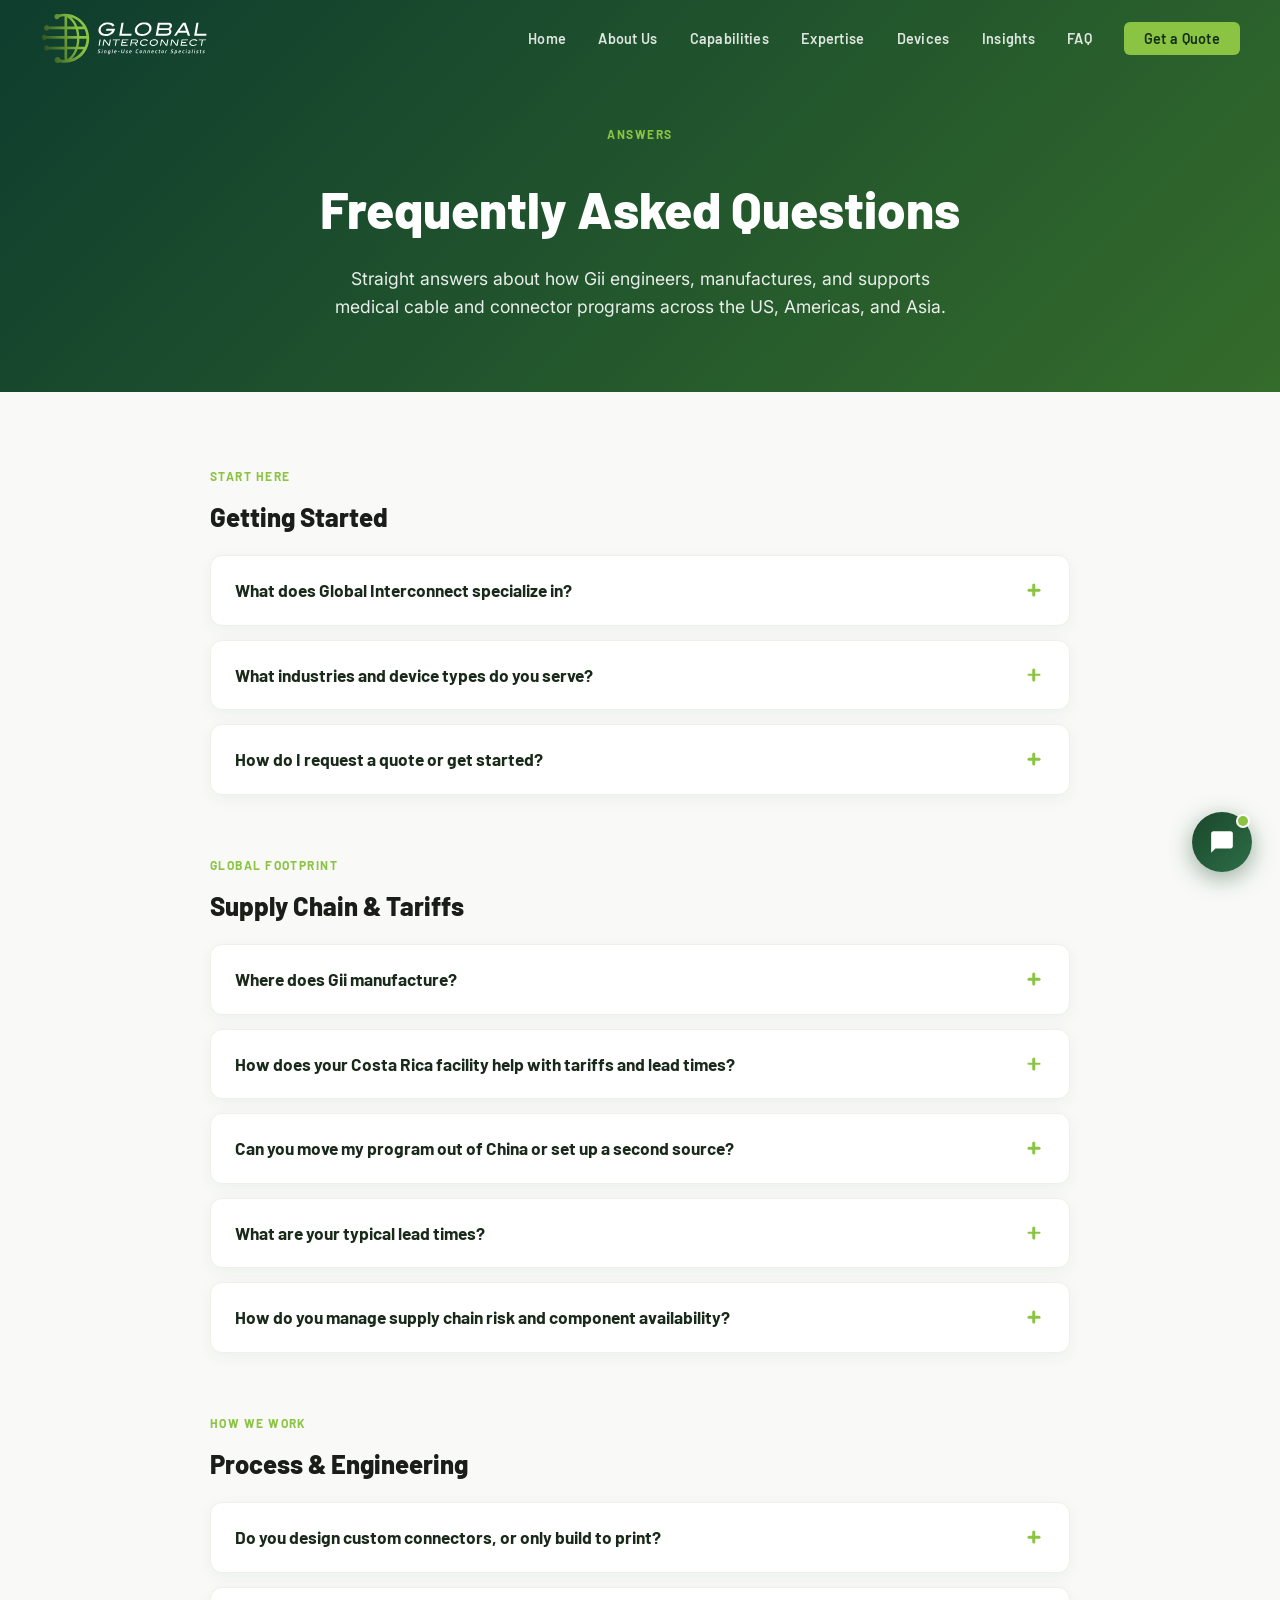
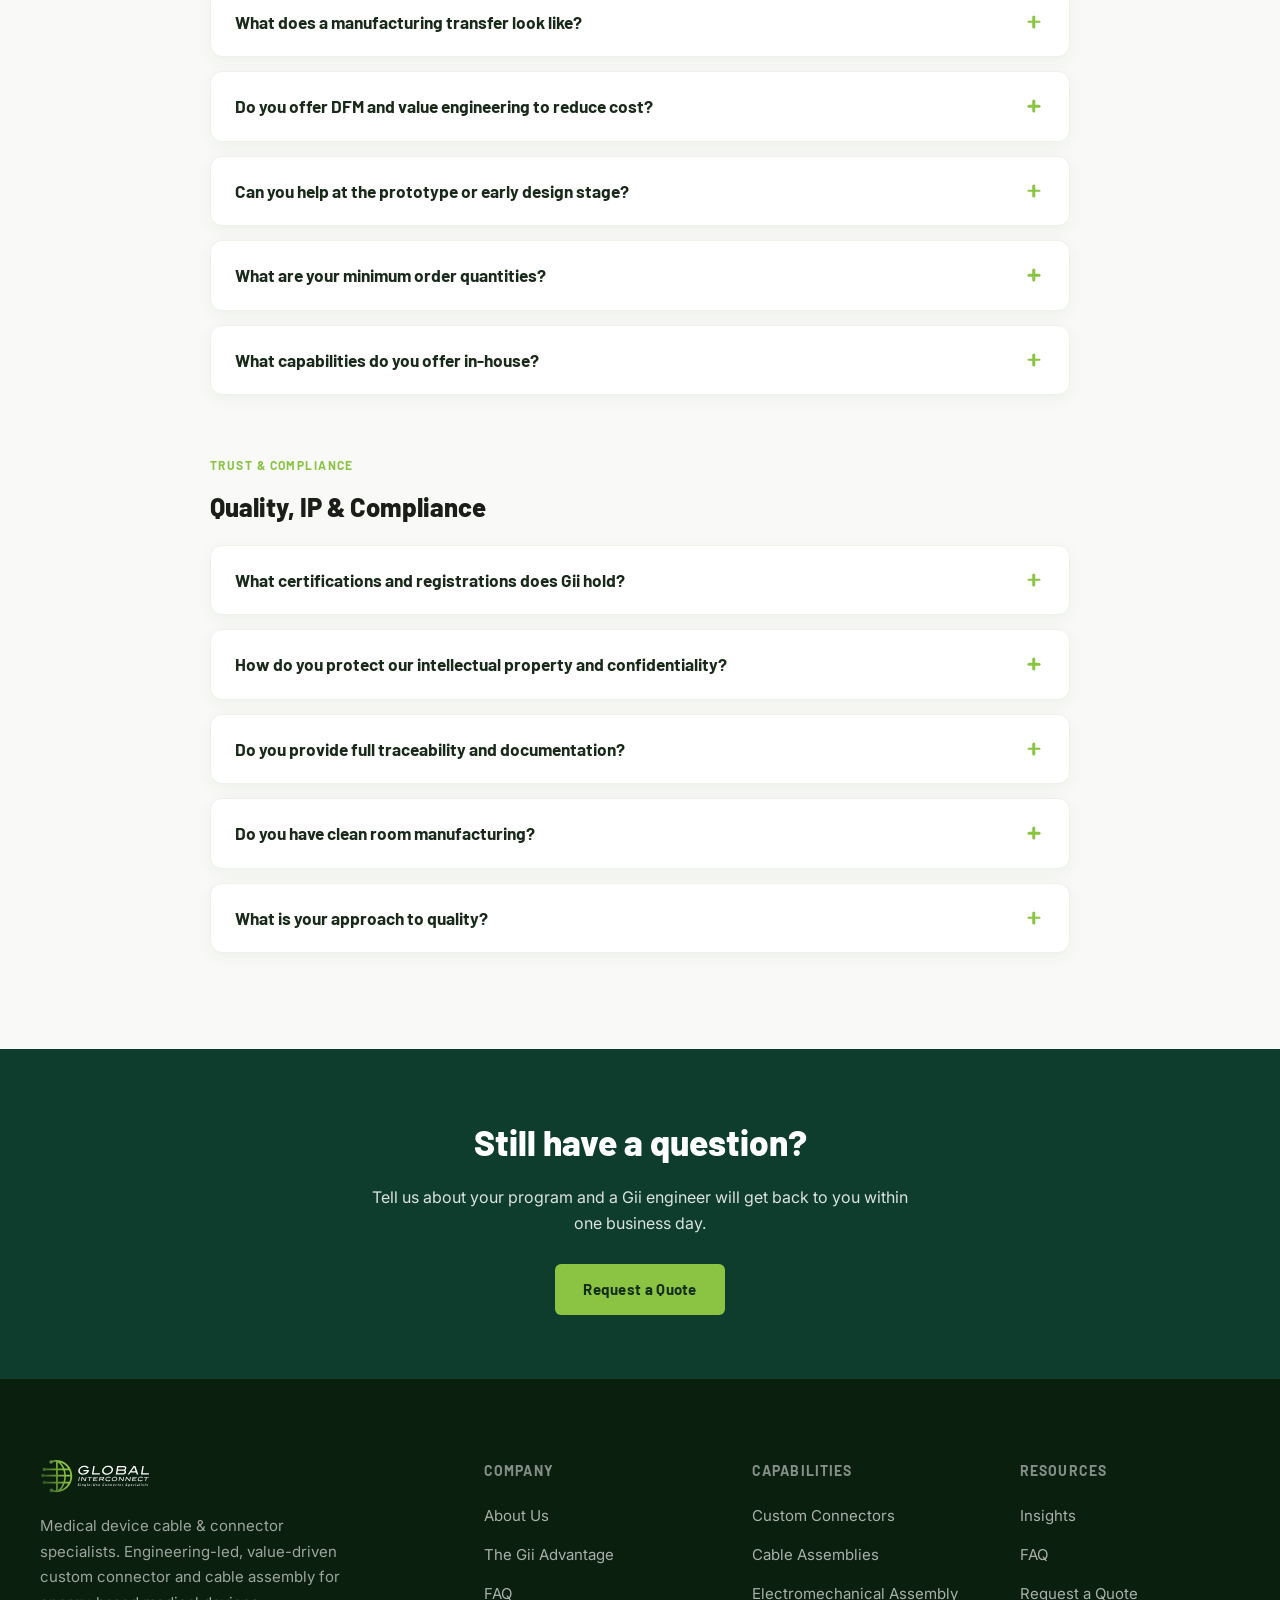
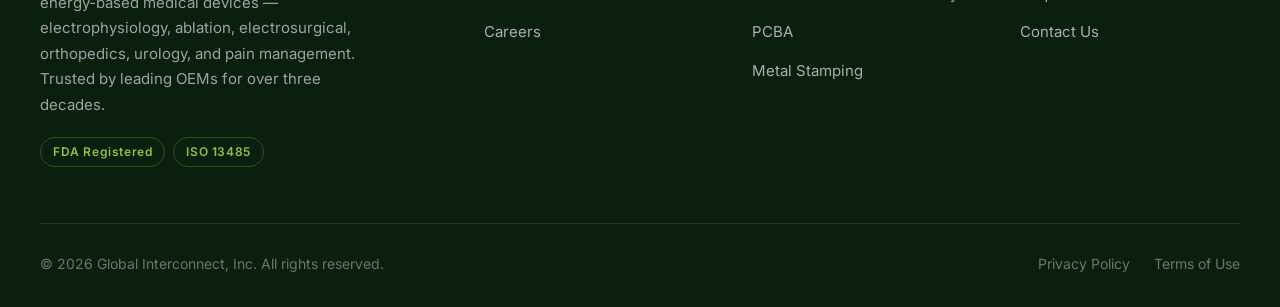
<file: faq.html>
<!DOCTYPE html>
<html lang="en">
<head>
  <meta charset="UTF-8" />
  <meta name="viewport" content="width=device-width, initial-scale=1.0" />
  <meta name="description" content="Frequently asked questions about Global Interconnect, Inc. (Gii) — medical cable and connector manufacturing, nearshore Costa Rica, tariffs, lead times, tech transfer, quality, ISO 13485, and IP." />
  <title>FAQ | Global Interconnect, Inc. | Medical Cable &amp; Connector Manufacturing</title>
  <link rel="icon" type="image/png" href="assets/images/favicon.png" />
  <link rel="stylesheet" href="assets/css/style.css" />
  <link rel="preconnect" href="https://fonts.googleapis.com" />
  <link rel="preconnect" href="https://fonts.gstatic.com" crossorigin />
  <link href="https://fonts.googleapis.com/css2?family=Inter:wght@300;400;500;600;700;800&family=Barlow:wght@400;500;600;700;800&display=swap" rel="stylesheet" />
  <script type="application/ld+json">
{
  "@context": "https://schema.org",
  "@type": "FAQPage",
  "mainEntity": [
    {
      "@type": "Question",
      "name": "What does Global Interconnect specialize in?",
      "acceptedAnswer": {
        "@type": "Answer",
        "text": "Gii is a contract manufacturer focused on custom cables and connectors for medical devices. That single-minded specialization is the core of the business \u2014 supported by complementary capabilities including electromechanical assembly, PCBA, and metal stamping. We work primarily with OEMs building energy-based and diagnostic medical devices."
      }
    },
    {
      "@type": "Question",
      "name": "What industries and device types do you serve?",
      "acceptedAnswer": {
        "@type": "Answer",
        "text": "Our primary focus is energy-based and diagnostic medical devices \u2014 areas like surgical instruments, robotics and navigation, patient monitoring, diagnostic imaging, and pain management. We also support select industrial and commercial programs where our cable and connector expertise adds value."
      }
    },
    {
      "@type": "Question",
      "name": "How do I request a quote or get started?",
      "acceptedAnswer": {
        "@type": "Answer",
        "text": "Visit our Request a Quote page and tell us about your program. A Gii engineer \u2014 not a generic sales queue \u2014 reviews each request and typically responds within one business day."
      }
    },
    {
      "@type": "Question",
      "name": "Where does Gii manufacture?",
      "acceptedAnswer": {
        "@type": "Answer",
        "text": "Gii operates across three regions: engineering and program management at our US headquarters in Pocasset, Massachusetts; nearshore manufacturing in Cartago, Costa Rica; and high-volume production in Asia, anchored by our Asia HQ in Hong Kong and manufacturing in Humen, China. We also maintain US offices and warehousing in Jacksonville, Florida and St. Louis, Missouri."
      }
    },
    {
      "@type": "Question",
      "name": "How does your Costa Rica facility help with tariffs and lead times?",
      "acceptedAnswer": {
        "@type": "Answer",
        "text": "Our nearshore facility in Cartago, Costa Rica gives US OEMs an alternative to Asia-only production. It offers US time-zone alignment for real-time collaboration, shorter transit times than Asia, and reduced China tariff exposure \u2014 without sacrificing quality or capacity."
      }
    },
    {
      "@type": "Question",
      "name": "Can you move my program out of China or set up a second source?",
      "acceptedAnswer": {
        "@type": "Answer",
        "text": "Yes. Our multi-region footprint lets us match each program to the right facility and, where it makes sense, dual-source production for resilience. We regularly help OEMs reduce concentration risk and de-risk their supply chains."
      }
    },
    {
      "@type": "Question",
      "name": "What are your typical lead times?",
      "acceptedAnswer": {
        "@type": "Answer",
        "text": "Lead times depend on product complexity, volume, and the manufacturing region selected \u2014 nearshore production generally moves faster than Asia. Rather than quote a generic number, we give you a clear, program-specific timeline as part of your quote."
      }
    },
    {
      "@type": "Question",
      "name": "How do you manage supply chain risk and component availability?",
      "acceptedAnswer": {
        "@type": "Answer",
        "text": "We run a dedicated global procurement organization that manages domestic and international supply chains, supplier relationships, and logistics. That structure kept programs moving for our customers through the disruptions of the COVID-19 period, and it remains central to how we protect continuity today."
      }
    },
    {
      "@type": "Question",
      "name": "Do you design custom connectors, or only build to print?",
      "acceptedAnswer": {
        "@type": "Answer",
        "text": "Both. Beyond building to your prints, Gii designs custom connectors \u2014 often to replace expensive off-the-shelf branded connectors \u2014 backed by full design-for-manufacturability (DFM) review. Custom connector design is one of the most effective ways we engineer cost out of a program."
      }
    },
    {
      "@type": "Question",
      "name": "What does a manufacturing transfer look like?",
      "acceptedAnswer": {
        "@type": "Answer",
        "text": "We use a structured tech-transfer process: an upfront engineering and documentation review, process and quality validation, and a controlled production ramp. The goal is to move your program with minimal disruption and full traceability from day one."
      }
    },
    {
      "@type": "Question",
      "name": "Do you offer DFM and value engineering to reduce cost?",
      "acceptedAnswer": {
        "@type": "Answer",
        "text": "Yes \u2014 it is core to how we work, not an add-on. Through custom connector design, material optimization, and DFM reviews, we engineer cost out of your cable and connector program while protecting quality. Our premise is simple: the best cable or connector doesn't have to be the most expensive one."
      }
    },
    {
      "@type": "Question",
      "name": "Can you help at the prototype or early design stage?",
      "acceptedAnswer": {
        "@type": "Answer",
        "text": "Yes. We support programs from concept and prototyping through design validation and into volume production, bringing engineering input early when it has the most impact on cost and manufacturability."
      }
    },
    {
      "@type": "Question",
      "name": "What are your minimum order quantities?",
      "acceptedAnswer": {
        "@type": "Answer",
        "text": "Minimums vary by product type and program. Rather than apply a blanket MOQ, we'll discuss your estimated annual volume and find an arrangement that fits \u2014 share your details on the quote form and we'll advise."
      }
    },
    {
      "@type": "Question",
      "name": "What capabilities do you offer in-house?",
      "acceptedAnswer": {
        "@type": "Answer",
        "text": "Our capabilities span custom connectors, cable assemblies, electromechanical assembly, PCBA, and metal stamping \u2014 with cable and connector programs as the cornerstone of everything we build."
      }
    },
    {
      "@type": "Question",
      "name": "What certifications and registrations does Gii hold?",
      "acceptedAnswer": {
        "@type": "Answer",
        "text": "Gii is an FDA-registered medical device establishment and is ISO 13485 certified, and we operate a 15,000 square foot ISO 8 clean room. If your program requires specific documentation or additional certifications, contact us and we'll confirm what applies."
      }
    },
    {
      "@type": "Question",
      "name": "How do you protect our intellectual property and confidentiality?",
      "acceptedAnswer": {
        "@type": "Answer",
        "text": "We treat customer IP as your property and routinely work under non-disclosure agreements. Program information, designs, and documentation are handled with controlled access and confidentiality throughout the engagement."
      }
    },
    {
      "@type": "Question",
      "name": "Do you provide full traceability and documentation?",
      "acceptedAnswer": {
        "@type": "Answer",
        "text": "Yes. Our ISO 13485 quality management system supports material traceability, device history records, and validation documentation appropriate to regulated medical device manufacturing."
      }
    },
    {
      "@type": "Question",
      "name": "Do you have clean room manufacturing?",
      "acceptedAnswer": {
        "@type": "Answer",
        "text": "Yes \u2014 Gii maintains 15,000 square feet of ISO 8 clean room capacity to support programs with cleanliness and contamination-control requirements."
      }
    },
    {
      "@type": "Question",
      "name": "What is your approach to quality?",
      "acceptedAnswer": {
        "@type": "Answer",
        "text": "Zero failure is our standard. Every connector, assembly, and device is engineered and built to meet or exceed FDA, ISO 13485, and customer-specific requirements \u2014 with quality systems designed to be auditable."
      }
    }
  ]
}
  </script>

  <style>
    .faq-hero {
      padding: 120px 0 70px;
      text-align: center;
      color: #fff;
      background: linear-gradient(135deg, #0e3d2e 0%, #346c2b 100%);
    }
    .faq-hero h1 {
      font-family: 'Barlow', sans-serif;
      font-size: clamp(2.2rem, 5vw, 3.2rem);
      font-weight: 800;
      margin: 10px 0 14px;
    }
    .faq-hero p {
      max-width: 620px; margin: 0 auto;
      font-size: 1.1rem; line-height: 1.6; color: rgba(255,255,255,0.9);
    }
    .faq-hero .section-eyebrow { color: #8BC342; }

    .faq-section { padding: 70px 0 40px; background: #f9faf7; }
    .faq-wrap { max-width: 860px; margin: 0 auto; }

    .faq-cat { margin-bottom: 56px; }
    .faq-cat-head { margin-bottom: 22px; }
    .faq-cat-head .section-title { font-size: 1.6rem; margin-top: 4px; }

    .faq-list { display: flex; flex-direction: column; gap: 14px; }

    .faq-item {
      background: #fff;
      border: 1px solid #eef1ea;
      border-radius: 12px;
      box-shadow: 0 4px 16px rgba(14,61,46,0.05);
      overflow: hidden;
      transition: box-shadow 0.25s ease, border-color 0.25s ease;
    }
    .faq-item[open] { border-color: #cfe0bb; box-shadow: 0 10px 28px rgba(14,61,46,0.10); }

    .faq-item summary {
      list-style: none;
      cursor: pointer;
      display: flex;
      align-items: center;
      justify-content: space-between;
      gap: 16px;
      padding: 20px 24px;
      font-family: 'Barlow', sans-serif;
      font-size: 1.08rem;
      font-weight: 700;
      color: #1a2a1a;
    }
    .faq-item summary::-webkit-details-marker { display: none; }
    .faq-item summary:hover { color: #346c2b; }

    .faq-icon {
      position: relative;
      flex-shrink: 0;
      width: 22px; height: 22px;
    }
    .faq-icon::before, .faq-icon::after {
      content: "";
      position: absolute;
      top: 50%; left: 50%;
      width: 13px; height: 2.5px;
      background: #8BC342;
      border-radius: 2px;
      transform: translate(-50%, -50%);
      transition: transform 0.28s ease;
    }
    .faq-icon::after { transform: translate(-50%, -50%) rotate(90deg); }
    .faq-item[open] .faq-icon::after { transform: translate(-50%, -50%) rotate(0deg); }

    .faq-answer { padding: 0 24px 22px; }
    .faq-answer p {
      margin: 0;
      color: #4a5545;
      font-size: 0.97rem;
      line-height: 1.7;
    }
    .faq-answer a { color: #346c2b; font-weight: 600; }

    /* CTA band */
    .faq-cta {
      background: #0e3d2e;
      color: #fff;
      text-align: center;
      padding: 64px 0;
    }
    .faq-cta h2 { font-family: 'Barlow', sans-serif; font-size: clamp(1.6rem,3vw,2.2rem); font-weight: 800; margin: 0 0 14px; }
    .faq-cta p { max-width: 560px; margin: 0 auto 28px; color: rgba(255,255,255,0.85); line-height: 1.6; }

    @media (max-width: 600px) {
      .faq-item summary { font-size: 1rem; padding: 18px 18px; }
      .faq-answer { padding: 0 18px 20px; }
    }
  </style>
</head>
<body>

  <!-- ===== NAVIGATION ===== -->
  <header class="site-header" id="site-header">
    <nav class="nav-container">
      <a href="index.html" class="nav-logo">
        <img src="assets/images/logos/logo-white.svg" alt="Global Interconnect, Inc." class="logo-img" />
      </a>
      <button class="nav-toggle" id="nav-toggle" aria-label="Toggle navigation">
        <span></span><span></span><span></span>
      </button>
      <ul class="nav-links" id="nav-links">
        <li><a href="index.html">Home</a></li>
        <li><a href="about.html">About Us</a></li>
        <li><a href="capabilities.html">Capabilities</a></li>
        <li><a href="expertise.html">Expertise</a></li>
        <li><a href="devices.html">Devices</a></li>
        <li><a href="insights.html">Insights</a></li>
        <li><a href="faq.html">FAQ</a></li>
        <li><a href="quote.html" class="nav-cta">Get a Quote</a></li>
      </ul>
    </nav>
  </header>

  <!-- ===== HERO ===== -->
  <section class="faq-hero">
    <div class="container">
      <span class="section-eyebrow">Answers</span>
      <h1>Frequently Asked Questions</h1>
      <p>Straight answers about how Gii engineers, manufactures, and supports medical cable and connector programs across the US, Americas, and Asia.</p>
    </div>
  </section>

  <!-- ===== FAQ ===== -->
  <section class="faq-section">
    <div class="container">
      <div class="faq-wrap">
      <div class="faq-cat">
        <div class="faq-cat-head">
          <span class="section-eyebrow">Start Here</span>
          <h2 class="section-title">Getting Started</h2>
        </div>
        <div class="faq-list">
          <details class="faq-item">
            <summary>What does Global Interconnect specialize in?<span class="faq-icon" aria-hidden="true"></span></summary>
            <div class="faq-answer"><p>Gii is a contract manufacturer focused on custom cables and connectors for medical devices. That single-minded specialization is the core of the business — supported by complementary capabilities including electromechanical assembly, PCBA, and metal stamping. We work primarily with OEMs building energy-based and diagnostic medical devices.</p></div>
          </details>
          <details class="faq-item">
            <summary>What industries and device types do you serve?<span class="faq-icon" aria-hidden="true"></span></summary>
            <div class="faq-answer"><p>Our primary focus is energy-based and diagnostic medical devices — areas like surgical instruments, robotics and navigation, patient monitoring, diagnostic imaging, and pain management. We also support select industrial and commercial programs where our cable and connector expertise adds value.</p></div>
          </details>
          <details class="faq-item">
            <summary>How do I request a quote or get started?<span class="faq-icon" aria-hidden="true"></span></summary>
            <div class="faq-answer"><p>Visit our <a href="quote.html">Request a Quote</a> page and tell us about your program. A Gii engineer — not a generic sales queue — reviews each request and typically responds within one business day.</p></div>
          </details>
        </div>
      </div>

      <div class="faq-cat">
        <div class="faq-cat-head">
          <span class="section-eyebrow">Global Footprint</span>
          <h2 class="section-title">Supply Chain &amp; Tariffs</h2>
        </div>
        <div class="faq-list">
          <details class="faq-item">
            <summary>Where does Gii manufacture?<span class="faq-icon" aria-hidden="true"></span></summary>
            <div class="faq-answer"><p>Gii operates across three regions: engineering and program management at our US headquarters in Pocasset, Massachusetts; nearshore manufacturing in Cartago, Costa Rica; and high-volume production in Asia, anchored by our Asia HQ in Hong Kong and manufacturing in Humen, China. We also maintain US offices and warehousing in Jacksonville, Florida and St. Louis, Missouri.</p></div>
          </details>
          <details class="faq-item">
            <summary>How does your Costa Rica facility help with tariffs and lead times?<span class="faq-icon" aria-hidden="true"></span></summary>
            <div class="faq-answer"><p>Our nearshore facility in Cartago, Costa Rica gives US OEMs an alternative to Asia-only production. It offers US time-zone alignment for real-time collaboration, shorter transit times than Asia, and reduced China tariff exposure — without sacrificing quality or capacity.</p></div>
          </details>
          <details class="faq-item">
            <summary>Can you move my program out of China or set up a second source?<span class="faq-icon" aria-hidden="true"></span></summary>
            <div class="faq-answer"><p>Yes. Our multi-region footprint lets us match each program to the right facility and, where it makes sense, dual-source production for resilience. We regularly help OEMs reduce concentration risk and de-risk their supply chains.</p></div>
          </details>
          <details class="faq-item">
            <summary>What are your typical lead times?<span class="faq-icon" aria-hidden="true"></span></summary>
            <div class="faq-answer"><p>Lead times depend on product complexity, volume, and the manufacturing region selected — nearshore production generally moves faster than Asia. Rather than quote a generic number, we give you a clear, program-specific timeline as part of your quote.</p></div>
          </details>
          <details class="faq-item">
            <summary>How do you manage supply chain risk and component availability?<span class="faq-icon" aria-hidden="true"></span></summary>
            <div class="faq-answer"><p>We run a dedicated global procurement organization that manages domestic and international supply chains, supplier relationships, and logistics. That structure kept programs moving for our customers through the disruptions of the COVID-19 period, and it remains central to how we protect continuity today.</p></div>
          </details>
        </div>
      </div>

      <div class="faq-cat">
        <div class="faq-cat-head">
          <span class="section-eyebrow">How We Work</span>
          <h2 class="section-title">Process &amp; Engineering</h2>
        </div>
        <div class="faq-list">
          <details class="faq-item">
            <summary>Do you design custom connectors, or only build to print?<span class="faq-icon" aria-hidden="true"></span></summary>
            <div class="faq-answer"><p>Both. Beyond building to your prints, Gii designs custom connectors — often to replace expensive off-the-shelf branded connectors — backed by full design-for-manufacturability (DFM) review. Custom connector design is one of the most effective ways we engineer cost out of a program.</p></div>
          </details>
          <details class="faq-item">
            <summary>What does a manufacturing transfer look like?<span class="faq-icon" aria-hidden="true"></span></summary>
            <div class="faq-answer"><p>We use a structured tech-transfer process: an upfront engineering and documentation review, process and quality validation, and a controlled production ramp. The goal is to move your program with minimal disruption and full traceability from day one.</p></div>
          </details>
          <details class="faq-item">
            <summary>Do you offer DFM and value engineering to reduce cost?<span class="faq-icon" aria-hidden="true"></span></summary>
            <div class="faq-answer"><p>Yes — it is core to how we work, not an add-on. Through custom connector design, material optimization, and DFM reviews, we engineer cost out of your cable and connector program while protecting quality. Our premise is simple: the best cable or connector doesn&#x27;t have to be the most expensive one.</p></div>
          </details>
          <details class="faq-item">
            <summary>Can you help at the prototype or early design stage?<span class="faq-icon" aria-hidden="true"></span></summary>
            <div class="faq-answer"><p>Yes. We support programs from concept and prototyping through design validation and into volume production, bringing engineering input early when it has the most impact on cost and manufacturability.</p></div>
          </details>
          <details class="faq-item">
            <summary>What are your minimum order quantities?<span class="faq-icon" aria-hidden="true"></span></summary>
            <div class="faq-answer"><p>Minimums vary by product type and program. Rather than apply a blanket MOQ, we&#x27;ll discuss your estimated annual volume and find an arrangement that fits — share your details on the quote form and we&#x27;ll advise.</p></div>
          </details>
          <details class="faq-item">
            <summary>What capabilities do you offer in-house?<span class="faq-icon" aria-hidden="true"></span></summary>
            <div class="faq-answer"><p>Our capabilities span custom connectors, cable assemblies, electromechanical assembly, PCBA, and metal stamping — with cable and connector programs as the cornerstone of everything we build.</p></div>
          </details>
        </div>
      </div>

      <div class="faq-cat">
        <div class="faq-cat-head">
          <span class="section-eyebrow">Trust &amp; Compliance</span>
          <h2 class="section-title">Quality, IP &amp; Compliance</h2>
        </div>
        <div class="faq-list">
          <details class="faq-item">
            <summary>What certifications and registrations does Gii hold?<span class="faq-icon" aria-hidden="true"></span></summary>
            <div class="faq-answer"><p>Gii is an FDA-registered medical device establishment and is ISO 13485 certified, and we operate a 15,000 square foot ISO 8 clean room. If your program requires specific documentation or additional certifications, contact us and we&#x27;ll confirm what applies.</p></div>
          </details>
          <details class="faq-item">
            <summary>How do you protect our intellectual property and confidentiality?<span class="faq-icon" aria-hidden="true"></span></summary>
            <div class="faq-answer"><p>We treat customer IP as your property and routinely work under non-disclosure agreements. Program information, designs, and documentation are handled with controlled access and confidentiality throughout the engagement.</p></div>
          </details>
          <details class="faq-item">
            <summary>Do you provide full traceability and documentation?<span class="faq-icon" aria-hidden="true"></span></summary>
            <div class="faq-answer"><p>Yes. Our ISO 13485 quality management system supports material traceability, device history records, and validation documentation appropriate to regulated medical device manufacturing.</p></div>
          </details>
          <details class="faq-item">
            <summary>Do you have clean room manufacturing?<span class="faq-icon" aria-hidden="true"></span></summary>
            <div class="faq-answer"><p>Yes — Gii maintains 15,000 square feet of ISO 8 clean room capacity to support programs with cleanliness and contamination-control requirements.</p></div>
          </details>
          <details class="faq-item">
            <summary>What is your approach to quality?<span class="faq-icon" aria-hidden="true"></span></summary>
            <div class="faq-answer"><p>Zero failure is our standard. Every connector, assembly, and device is engineered and built to meet or exceed FDA, ISO 13485, and customer-specific requirements — with quality systems designed to be auditable.</p></div>
          </details>
        </div>
      </div>
      </div>
    </div>
  </section>

  <!-- ===== CTA ===== -->
  <section class="faq-cta">
    <div class="container">
      <h2>Still have a question?</h2>
      <p>Tell us about your program and a Gii engineer will get back to you within one business day.</p>
      <a href="quote.html" class="btn btn-primary">Request a Quote</a>
    </div>
  </section>

  <!-- ===== FOOTER ===== -->
  <footer class="site-footer">
    <div class="container">
      <div class="footer-grid">
        <div class="footer-brand">
          <img src="assets/images/logos/logo-white.svg" alt="Global Interconnect, Inc." class="footer-logo" />
          <p>Medical device cable &amp; connector specialists. Engineering-led, value-driven custom connector and cable assembly for energy-based medical devices — electrophysiology, ablation, electrosurgical, orthopedics, urology, and pain management. Trusted by leading OEMs for over three decades.</p>
          <div class="footer-certs">
            <span>FDA Registered</span>
            <span>ISO 13485</span>
          </div>
        </div>
        <div class="footer-nav-col">
          <h4>Company</h4>
          <ul>
            <li><a href="about.html">About Us</a></li>
            <li><a href="index.html#advantage">The Gii Advantage</a></li>
            <li><a href="faq.html">FAQ</a></li>
            <li><a href="https://www.globalinterconnect.com/careers/" target="_blank" rel="noopener">Careers</a></li>
          </ul>
        </div>
        <div class="footer-nav-col">
          <h4>Capabilities</h4>
          <ul>
            <li><a href="capabilities.html">Custom Connectors</a></li>
            <li><a href="capabilities.html">Cable Assemblies</a></li>
            <li><a href="capabilities.html">Electromechanical Assembly</a></li>
            <li><a href="capabilities.html">PCBA</a></li>
            <li><a href="capabilities.html">Metal Stamping</a></li>
          </ul>
        </div>
        <div class="footer-nav-col">
          <h4>Resources</h4>
          <ul>
            <li><a href="insights.html">Insights</a></li>
            <li><a href="faq.html">FAQ</a></li>
            <li><a href="quote.html">Request a Quote</a></li>
            <li><a href="index.html#contact">Contact Us</a></li>
          </ul>
        </div>
      </div>
      <div class="footer-bottom">
        <p>&copy; <span id="year"></span> Global Interconnect, Inc. All rights reserved.</p>
        <div class="footer-bottom-links">
          <a href="#">Privacy Policy</a>
          <a href="#">Terms of Use</a>
        </div>
      </div>
    </div>
  </footer>

  <script src="assets/js/main.js"></script>
  <script src="assets/js/chatbot.js"></script>
</body>
</html>
</file>
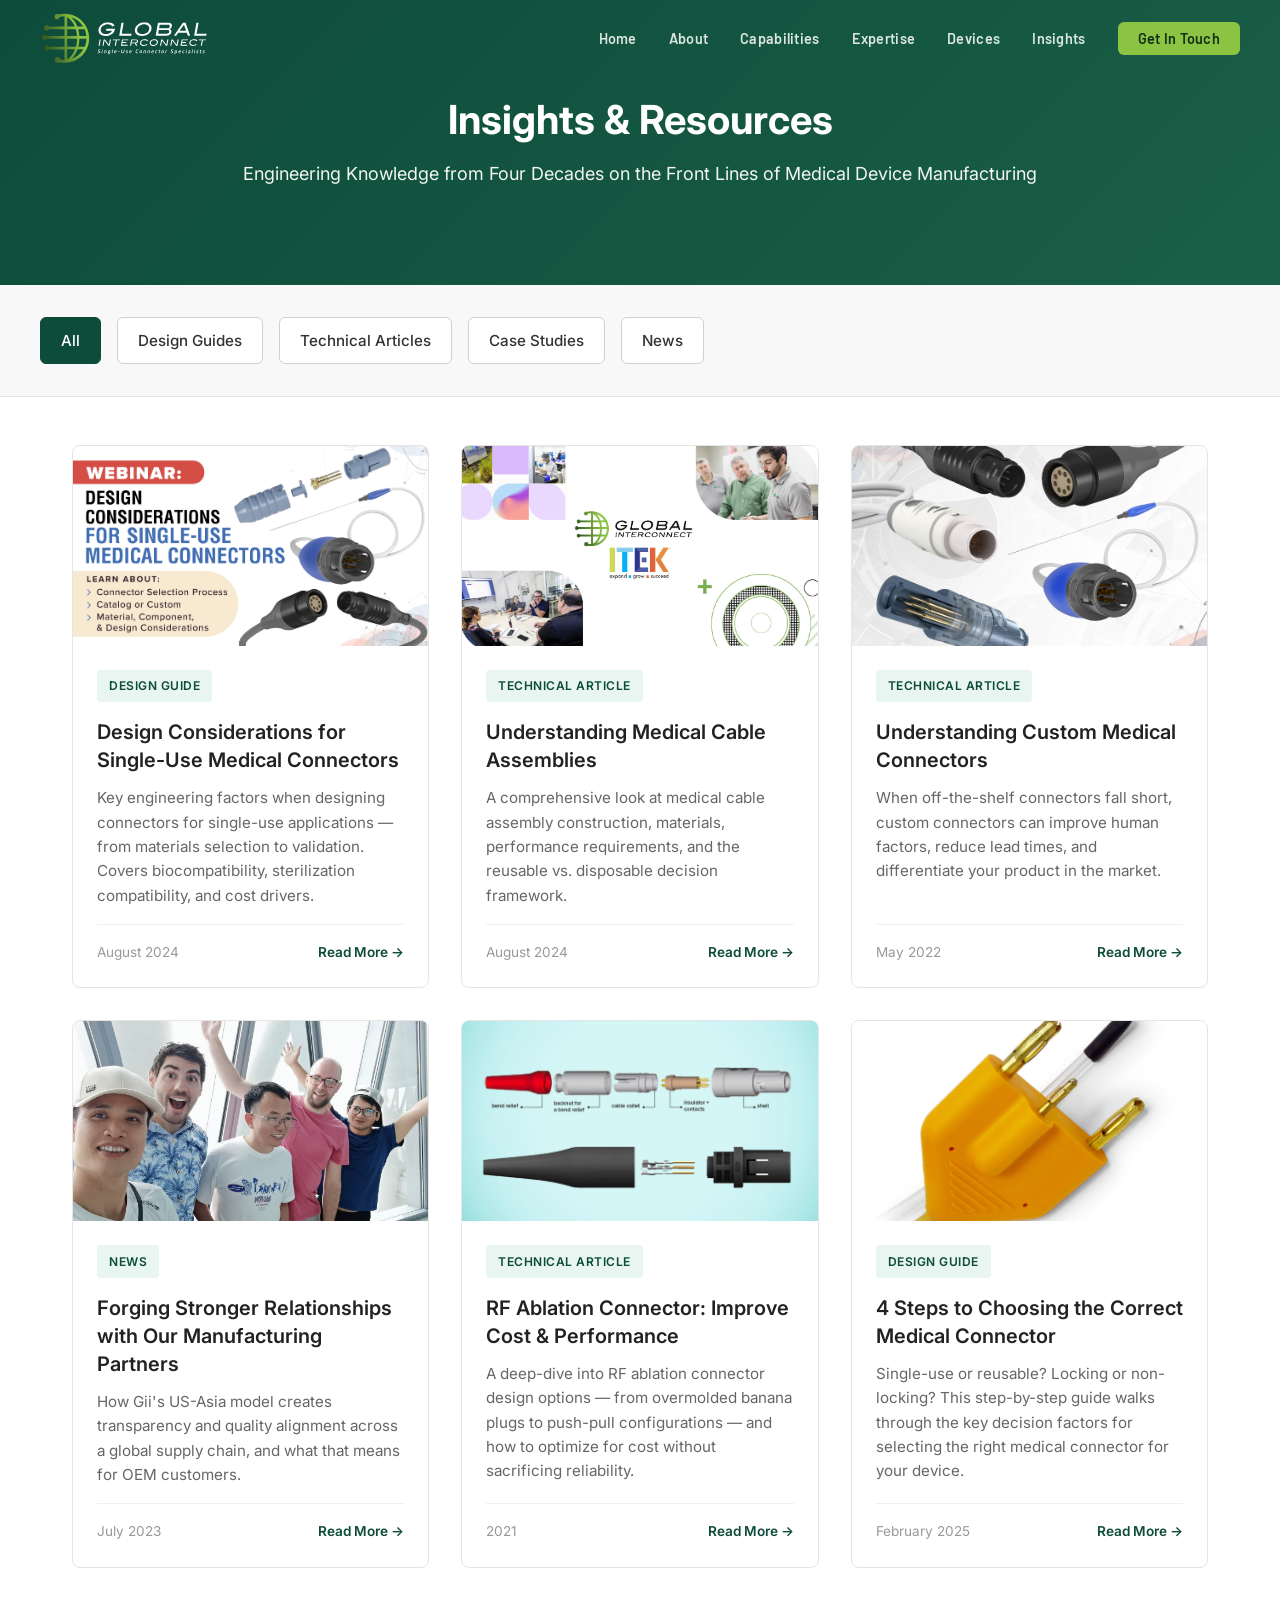
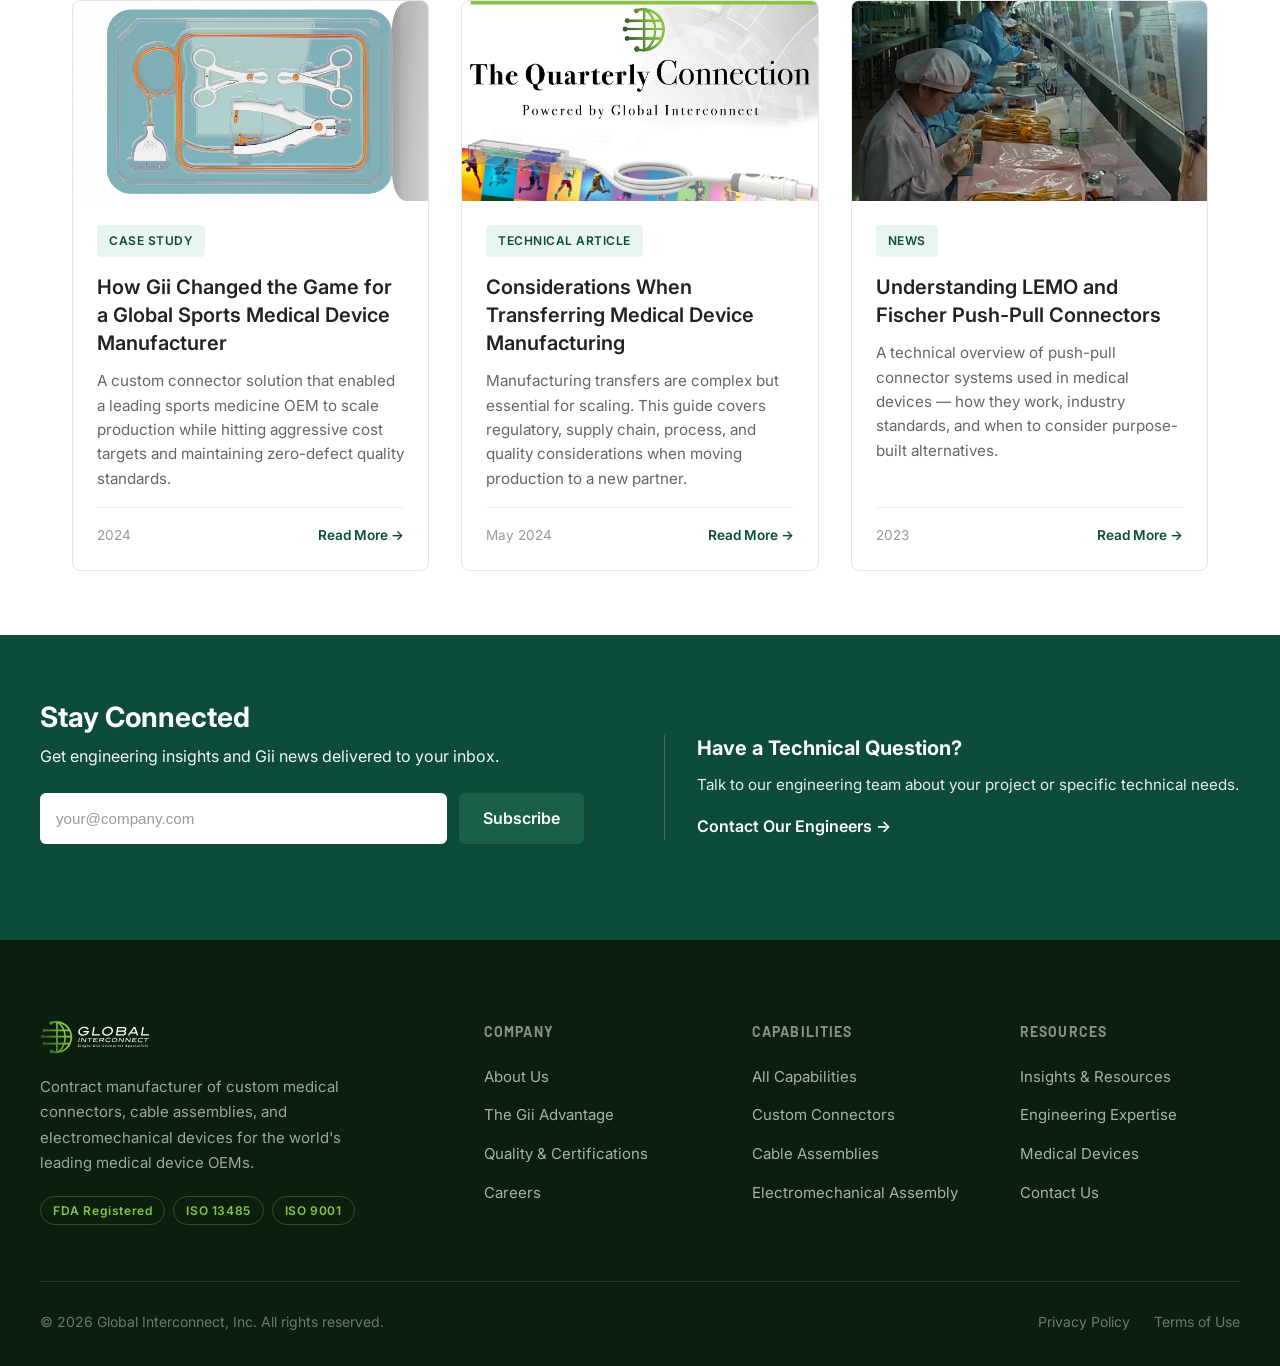
<file: insights copy.html>
<!DOCTYPE html>
<html lang="en">
<head>
  <meta charset="UTF-8" />
  <meta name="viewport" content="width=device-width, initial-scale=1.0" />
  <meta name="description" content="Gii Insights & Resources — Design guides, technical articles, case studies, and engineering knowledge from four decades of medical device manufacturing expertise." />
  <title>Insights & Resources | Global Interconnect, Inc.</title>
  <link rel="icon" type="image/png" href="assets/images/favicon.png" />
  <link rel="stylesheet" href="assets/css/style.css" />
  <link rel="preconnect" href="https://fonts.googleapis.com" />
  <link rel="preconnect" href="https://fonts.gstatic.com" crossorigin />
  <link href="https://fonts.googleapis.com/css2?family=Inter:wght@300;400;500;600;700;800&family=Barlow:wght@400;500;600;700;800&display=swap" rel="stylesheet" />
  <style>
    /* ===== INSIGHTS PAGE STYLES ===== */

    /* Page banner / hero */
    .insights-banner {
      background: linear-gradient(135deg, #0d4c3a 0%, #1a5f47 100%);
      padding: 6rem 2rem;
      text-align: center;
      color: white;
    }

    .insights-banner-content {
      max-width: 800px;
      margin: 0 auto;
    }

    .insights-banner h1 {
      font-size: 2.5rem;
      font-weight: 700;
      margin-bottom: 1rem;
      line-height: 1.2;
    }

    .insights-banner p {
      font-size: 1.125rem;
      opacity: 0.95;
      font-weight: 400;
      line-height: 1.6;
    }

    /* Filter row */
    .insights-filters {
      background: #f8f8f8;
      padding: 2rem;
      border-bottom: 1px solid #e5e5e5;
      margin-bottom: 3rem;
    }

    .filters-container {
      max-width: 1200px;
      margin: 0 auto;
      display: flex;
      gap: 1rem;
      flex-wrap: wrap;
      align-items: center;
    }

    .filter-btn {
      padding: 0.625rem 1.25rem;
      border: 1px solid #d0d0d0;
      background: white;
      color: #333;
      border-radius: 6px;
      font-weight: 500;
      font-size: 0.95rem;
      cursor: pointer;
      transition: all 0.3s ease;
    }

    .filter-btn:hover {
      border-color: #0d4c3a;
      color: #0d4c3a;
      background: #f0f8f5;
    }

    .filter-btn.active {
      background: #0d4c3a;
      color: white;
      border-color: #0d4c3a;
    }

    /* Articles grid */
    .insights-articles {
      max-width: 1200px;
      margin: 0 auto;
      padding: 0 2rem;
    }

    .articles-grid {
      display: grid;
      grid-template-columns: repeat(auto-fill, minmax(350px, 1fr));
      gap: 2rem;
      margin-bottom: 4rem;
    }

    .article-card {
      background: white;
      border: 1px solid #e5e5e5;
      border-radius: 8px;
      overflow: hidden;
      transition: all 0.3s ease;
      display: flex;
      flex-direction: column;
      height: 100%;
    }

    .article-card:hover {
      border-color: #0d4c3a;
      box-shadow: 0 4px 16px rgba(0, 0, 0, 0.1);
      transform: translateY(-2px);
    }

    .article-image {
      width: 100%;
      height: 200px;
      object-fit: cover;
      display: block;
    }

    .article-body {
      padding: 1.5rem;
      display: flex;
      flex-direction: column;
      flex-grow: 1;
    }

    .article-tag {
      display: inline-block;
      background: #e8f5f1;
      color: #0d4c3a;
      font-size: 0.75rem;
      font-weight: 600;
      padding: 0.4rem 0.75rem;
      border-radius: 4px;
      margin-bottom: 1rem;
      text-transform: uppercase;
      letter-spacing: 0.5px;
      width: fit-content;
    }

    .article-title {
      font-size: 1.25rem;
      font-weight: 600;
      margin-bottom: 0.75rem;
      line-height: 1.4;
      color: #222;
    }

    .article-title a {
      color: #222;
      text-decoration: none;
      transition: color 0.3s ease;
    }

    .article-title a:hover {
      color: #0d4c3a;
    }

    .article-excerpt {
      font-size: 0.95rem;
      color: #666;
      line-height: 1.6;
      margin-bottom: 1rem;
      flex-grow: 1;
    }

    .article-footer {
      display: flex;
      justify-content: space-between;
      align-items: center;
      padding-top: 1rem;
      border-top: 1px solid #f0f0f0;
      font-size: 0.85rem;
      color: #999;
    }

    .article-date {
      font-size: 0.85rem;
      color: #999;
    }

    .article-link {
      color: #0d4c3a;
      text-decoration: none;
      font-weight: 600;
      transition: opacity 0.3s ease;
    }

    .article-link:hover {
      opacity: 0.7;
    }

    /* Newsletter / Contact CTA */
    .insights-cta-section {
      background: #0d4c3a;
      color: white;
      padding: 4rem 2rem;
      margin-top: 4rem;
    }

    .insights-cta-content {
      max-width: 1200px;
      margin: 0 auto;
    }

    .cta-row {
      display: grid;
      grid-template-columns: 1fr 1fr;
      gap: 3rem;
      align-items: center;
    }

    .cta-newsletter {
      padding-right: 2rem;
    }

    .cta-newsletter h2 {
      font-size: 1.75rem;
      font-weight: 700;
      margin-bottom: 0.5rem;
      line-height: 1.3;
    }

    .cta-newsletter p {
      font-size: 1rem;
      opacity: 0.95;
      margin-bottom: 1.5rem;
      line-height: 1.6;
    }

    .newsletter-form {
      display: flex;
      gap: 0.75rem;
      margin-bottom: 2rem;
    }

    .newsletter-form input {
      flex: 1;
      padding: 0.75rem 1rem;
      border: none;
      border-radius: 6px;
      font-size: 0.95rem;
      background: white;
      color: #333;
    }

    .newsletter-form input::placeholder {
      color: #999;
    }

    .newsletter-form button {
      padding: 0.75rem 1.5rem;
      background: #1a5f47;
      color: white;
      border: none;
      border-radius: 6px;
      font-weight: 600;
      cursor: pointer;
      transition: background 0.3s ease;
    }

    .newsletter-form button:hover {
      background: #0d4c3a;
    }

    .cta-engineering {
      padding-left: 2rem;
      border-left: 1px solid rgba(255, 255, 255, 0.2);
    }

    .cta-engineering h3 {
      font-size: 1.25rem;
      font-weight: 700;
      margin-bottom: 0.75rem;
      line-height: 1.3;
    }

    .cta-engineering p {
      font-size: 0.95rem;
      opacity: 0.9;
      margin-bottom: 1rem;
      line-height: 1.6;
    }

    .cta-engineering a {
      color: white;
      text-decoration: none;
      font-weight: 600;
      display: inline-flex;
      align-items: center;
      gap: 0.5rem;
      transition: opacity 0.3s ease;
    }

    .cta-engineering a:hover {
      opacity: 0.8;
    }

    /* Responsive */
    @media (max-width: 768px) {
      .insights-banner h1 {
        font-size: 1.75rem;
      }

      .insights-banner p {
        font-size: 0.95rem;
      }

      .articles-grid {
        grid-template-columns: 1fr;
      }

      .cta-row {
        grid-template-columns: 1fr;
        gap: 2rem;
      }

      .cta-newsletter {
        padding-right: 0;
      }

      .cta-engineering {
        padding-left: 0;
        border-left: none;
        border-top: 1px solid rgba(255, 255, 255, 0.2);
        padding-top: 2rem;
      }

      .filters-container {
        justify-content: center;
      }
    }
  </style>
</head>
<body>

  <!-- ===== NAVIGATION ===== -->
  <header class="site-header" id="site-header">
    <nav class="nav-container">
      <a href="index.html" class="nav-logo">
        <img src="assets/images/logos/logo-white.svg" alt="Global Interconnect, Inc." class="logo-img" />
      </a>

      <button class="nav-toggle" id="nav-toggle" aria-label="Toggle navigation">
        <span></span><span></span><span></span>
      </button>

      <ul class="nav-links" id="nav-links">
        <li><a href="index.html">Home</a></li>
        <li><a href="about.html">About</a></li>
        <li><a href="capabilities.html">Capabilities</a></li>
        <li><a href="expertise.html">Expertise</a></li>
        <li><a href="devices.html">Devices</a></li>
        <li><a href="insights.html" class="active">Insights</a></li>
        <li><a href="index.html#contact" class="nav-cta">Get In Touch</a></li>
      </ul>
    </nav>
  </header>

  <!-- ===== INSIGHTS BANNER ===== -->
  <section class="insights-banner">
    <div class="insights-banner-content">
      <h1>Insights & Resources</h1>
      <p>Engineering Knowledge from Four Decades on the Front Lines of Medical Device Manufacturing</p>
    </div>
  </section>

  <!-- ===== FILTER ROW ===== -->
  <section class="insights-filters">
    <div class="filters-container">
      <button class="filter-btn active" data-filter="all">All</button>
      <button class="filter-btn" data-filter="Design Guide">Design Guides</button>
      <button class="filter-btn" data-filter="Technical Article">Technical Articles</button>
      <button class="filter-btn" data-filter="Case Study">Case Studies</button>
      <button class="filter-btn" data-filter="News">News</button>
    </div>
  </section>

  <!-- ===== ARTICLES GRID ===== -->
  <section class="insights-articles">
    <div class="articles-grid">

      <!-- Article 1 -->
      <article class="article-card" data-category="Design Guide">
        <img src="assets/images/insights/single-use-connector.jpg" alt="Design Considerations for Single-Use Medical Connectors" class="article-image" />
        <div class="article-body">
          <span class="article-tag">Design Guide</span>
          <h2 class="article-title">
            <a href="https://www.globalinterconnect.com/design-considerations-single-use-medical-connectors/" target="_blank" rel="noopener">Design Considerations for Single-Use Medical Connectors</a>
          </h2>
          <p class="article-excerpt">Key engineering factors when designing connectors for single-use applications — from materials selection to validation. Covers biocompatibility, sterilization compatibility, and cost drivers.</p>
          <div class="article-footer">
            <span class="article-date">August 2024</span>
            <a href="https://www.globalinterconnect.com/design-considerations-single-use-medical-connectors/" class="article-link" target="_blank" rel="noopener">Read More →</a>
          </div>
        </div>
      </article>

      <!-- Article 2 -->
      <article class="article-card" data-category="Technical Article">
        <img src="assets/images/insights/blog1.jpg" alt="Understanding Medical Cable Assemblies" class="article-image" />
        <div class="article-body">
          <span class="article-tag">Technical Article</span>
          <h2 class="article-title">
            <a href="https://www.globalinterconnect.com/understanding-medical-cable-assemblies/" target="_blank" rel="noopener">Understanding Medical Cable Assemblies</a>
          </h2>
          <p class="article-excerpt">A comprehensive look at medical cable assembly construction, materials, performance requirements, and the reusable vs. disposable decision framework.</p>
          <div class="article-footer">
            <span class="article-date">August 2024</span>
            <a href="https://www.globalinterconnect.com/understanding-medical-cable-assemblies/" class="article-link" target="_blank" rel="noopener">Read More →</a>
          </div>
        </div>
      </article>

      <!-- Article 3 -->
      <article class="article-card" data-category="Technical Article">
        <img src="assets/images/insights/design-considerations.jpg" alt="Understanding Custom Medical Connectors" class="article-image" />
        <div class="article-body">
          <span class="article-tag">Technical Article</span>
          <h2 class="article-title">
            <a href="https://www.globalinterconnect.com/understanding-custom-medical-connectors/" target="_blank" rel="noopener">Understanding Custom Medical Connectors</a>
          </h2>
          <p class="article-excerpt">When off-the-shelf connectors fall short, custom connectors can improve human factors, reduce lead times, and differentiate your product in the market.</p>
          <div class="article-footer">
            <span class="article-date">May 2022</span>
            <a href="https://www.globalinterconnect.com/understanding-custom-medical-connectors/" class="article-link" target="_blank" rel="noopener">Read More →</a>
          </div>
        </div>
      </article>

      <!-- Article 4 -->
      <article class="article-card" data-category="News">
        <img src="assets/images/insights/forging-relationships.jpg" alt="Forging Stronger Relationships with Our Manufacturing Partners" class="article-image" />
        <div class="article-body">
          <span class="article-tag">News</span>
          <h2 class="article-title">
            <a href="https://www.globalinterconnect.com/" target="_blank" rel="noopener">Forging Stronger Relationships with Our Manufacturing Partners</a>
          </h2>
          <p class="article-excerpt">How Gii's US-Asia model creates transparency and quality alignment across a global supply chain, and what that means for OEM customers.</p>
          <div class="article-footer">
            <span class="article-date">July 2023</span>
            <a href="https://www.globalinterconnect.com/" class="article-link" target="_blank" rel="noopener">Read More →</a>
          </div>
        </div>
      </article>

      <!-- Article 5 -->
      <article class="article-card" data-category="Technical Article">
        <img src="assets/images/devices/rf-ablation.jpg" alt="RF Ablation Connector: Improve Cost & Performance" class="article-image" />
        <div class="article-body">
          <span class="article-tag">Technical Article</span>
          <h2 class="article-title">
            <a href="https://www.globalinterconnect.com/radio-frequency-rf-ablation-connector-improve-cost-performance/" target="_blank" rel="noopener">RF Ablation Connector: Improve Cost & Performance</a>
          </h2>
          <p class="article-excerpt">A deep-dive into RF ablation connector design options — from overmolded banana plugs to push-pull configurations — and how to optimize for cost without sacrificing reliability.</p>
          <div class="article-footer">
            <span class="article-date">2021</span>
            <a href="https://www.globalinterconnect.com/radio-frequency-rf-ablation-connector-improve-cost-performance/" class="article-link" target="_blank" rel="noopener">Read More →</a>
          </div>
        </div>
      </article>

      <!-- Article 6 -->
      <article class="article-card" data-category="Design Guide">
        <img src="assets/images/insights/stamping.jpg" alt="4 Steps to Choosing the Correct Medical Connector" class="article-image" />
        <div class="article-body">
          <span class="article-tag">Design Guide</span>
          <h2 class="article-title">
            <a href="https://www.globalinterconnect.com/4-steps-to-choosing-the-correct-medical-connector/" target="_blank" rel="noopener">4 Steps to Choosing the Correct Medical Connector</a>
          </h2>
          <p class="article-excerpt">Single-use or reusable? Locking or non-locking? This step-by-step guide walks through the key decision factors for selecting the right medical connector for your device.</p>
          <div class="article-footer">
            <span class="article-date">February 2025</span>
            <a href="https://www.globalinterconnect.com/4-steps-to-choosing-the-correct-medical-connector/" class="article-link" target="_blank" rel="noopener">Read More →</a>
          </div>
        </div>
      </article>

      <!-- Article 7 -->
      <article class="article-card" data-category="Case Study">
        <img src="assets/images/insights/signati.jpg" alt="How Gii Changed the Game for a Global Sports Medical Device Manufacturer" class="article-image" />
        <div class="article-body">
          <span class="article-tag">Case Study</span>
          <h2 class="article-title">
            <a href="https://www.globalinterconnect.com/" target="_blank" rel="noopener">How Gii Changed the Game for a Global Sports Medical Device Manufacturer</a>
          </h2>
          <p class="article-excerpt">A custom connector solution that enabled a leading sports medicine OEM to scale production while hitting aggressive cost targets and maintaining zero-defect quality standards.</p>
          <div class="article-footer">
            <span class="article-date">2024</span>
            <a href="https://www.globalinterconnect.com/" class="article-link" target="_blank" rel="noopener">Read More →</a>
          </div>
        </div>
      </article>

      <!-- Article 8 -->
      <article class="article-card" data-category="Technical Article">
        <img src="assets/images/insights/blog-post-2.jpg" alt="Considerations When Transferring Medical Device Manufacturing" class="article-image" />
        <div class="article-body">
          <span class="article-tag">Technical Article</span>
          <h2 class="article-title">
            <a href="https://www.globalinterconnect.com/considerations-when-transferring-medical-device-manufacturing/" target="_blank" rel="noopener">Considerations When Transferring Medical Device Manufacturing</a>
          </h2>
          <p class="article-excerpt">Manufacturing transfers are complex but essential for scaling. This guide covers regulatory, supply chain, process, and quality considerations when moving production to a new partner.</p>
          <div class="article-footer">
            <span class="article-date">May 2024</span>
            <a href="https://www.globalinterconnect.com/considerations-when-transferring-medical-device-manufacturing/" class="article-link" target="_blank" rel="noopener">Read More →</a>
          </div>
        </div>
      </article>

      <!-- Article 9 -->
      <article class="article-card" data-category="News">
        <img src="assets/images/insights/china-mfg.png" alt="Understanding LEMO and Fischer Push-Pull Connectors" class="article-image" />
        <div class="article-body">
          <span class="article-tag">News</span>
          <h2 class="article-title">
            <a href="https://www.globalinterconnect.com/understanding-lemo-and-fischer-push-pull-connectors/" target="_blank" rel="noopener">Understanding LEMO and Fischer Push-Pull Connectors</a>
          </h2>
          <p class="article-excerpt">A technical overview of push-pull connector systems used in medical devices — how they work, industry standards, and when to consider purpose-built alternatives.</p>
          <div class="article-footer">
            <span class="article-date">2023</span>
            <a href="https://www.globalinterconnect.com/understanding-lemo-and-fischer-push-pull-connectors/" class="article-link" target="_blank" rel="noopener">Read More →</a>
          </div>
        </div>
      </article>

    </div>
  </section>

  <!-- ===== CONTACT / NEWSLETTER CTA ===== -->
  <section class="insights-cta-section">
    <div class="insights-cta-content">
      <div class="cta-row">
        <div class="cta-newsletter">
          <h2>Stay Connected</h2>
          <p>Get engineering insights and Gii news delivered to your inbox.</p>
          <form class="newsletter-form" id="newsletter-form" novalidate>
            <input type="email" placeholder="your@company.com" required />
            <button type="submit">Subscribe</button>
          </form>
        </div>

        <div class="cta-engineering">
          <h3>Have a Technical Question?</h3>
          <p>Talk to our engineering team about your project or specific technical needs.</p>
          <a href="index.html#contact">Contact Our Engineers →</a>
        </div>
      </div>
    </div>
  </section>

  <!-- ===== FOOTER ===== -->
  <footer class="site-footer">
    <div class="container">
      <div class="footer-grid">
        <div class="footer-brand">
          <img src="assets/images/logos/logo-white.svg" alt="Global Interconnect, Inc." class="footer-logo" />
          <p>Contract manufacturer of custom medical connectors, cable assemblies, and electromechanical devices for the world's leading medical device OEMs.</p>
          <div class="footer-certs">
            <span>FDA Registered</span>
            <span>ISO 13485</span>
            <span>ISO 9001</span>
          </div>
        </div>

        <div class="footer-nav-col">
          <h4>Company</h4>
          <ul>
            <li><a href="about.html">About Us</a></li>
            <li><a href="index.html#advantage">The Gii Advantage</a></li>
            <li><a href="index.html#quality">Quality & Certifications</a></li>
            <li><a href="https://www.globalinterconnect.com/careers/" target="_blank" rel="noopener">Careers</a></li>
          </ul>
        </div>

        <div class="footer-nav-col">
          <h4>Capabilities</h4>
          <ul>
            <li><a href="capabilities.html">All Capabilities</a></li>
            <li><a href="capabilities.html">Custom Connectors</a></li>
            <li><a href="capabilities.html">Cable Assemblies</a></li>
            <li><a href="capabilities.html">Electromechanical Assembly</a></li>
          </ul>
        </div>

        <div class="footer-nav-col">
          <h4>Resources</h4>
          <ul>
            <li><a href="insights.html">Insights & Resources</a></li>
            <li><a href="expertise.html">Engineering Expertise</a></li>
            <li><a href="devices.html">Medical Devices</a></li>
            <li><a href="index.html#contact">Contact Us</a></li>
          </ul>
        </div>
      </div>

      <div class="footer-bottom">
        <p>&copy; <span id="year"></span> Global Interconnect, Inc. All rights reserved.</p>
        <div class="footer-bottom-links">
          <a href="#">Privacy Policy</a>
          <a href="#">Terms of Use</a>
        </div>
      </div>
    </div>
  </footer>

  <script src="assets/js/main.js"></script>
  <script>
    // Simple filter functionality
    document.querySelectorAll('.filter-btn').forEach(btn => {
      btn.addEventListener('click', () => {
        // Update active button
        document.querySelectorAll('.filter-btn').forEach(b => b.classList.remove('active'));
        btn.classList.add('active');

        // Filter articles
        const filter = btn.dataset.filter;
        document.querySelectorAll('.article-card').forEach(card => {
          const category = card.dataset.category;
          if (filter === 'all' || category === filter) {
            card.style.display = '';
          } else {
            card.style.display = 'none';
          }
        });
      });
    });

    // Simple newsletter form handling
    document.getElementById('newsletter-form').addEventListener('submit', (e) => {
      e.preventDefault();
      const email = e.target.querySelector('input[type="email"]').value;
      if (email) {
        alert('Thank you for subscribing! Check your email for confirmation.');
        e.target.reset();
      }
    });
  </script>
</body>
</html>
</file>
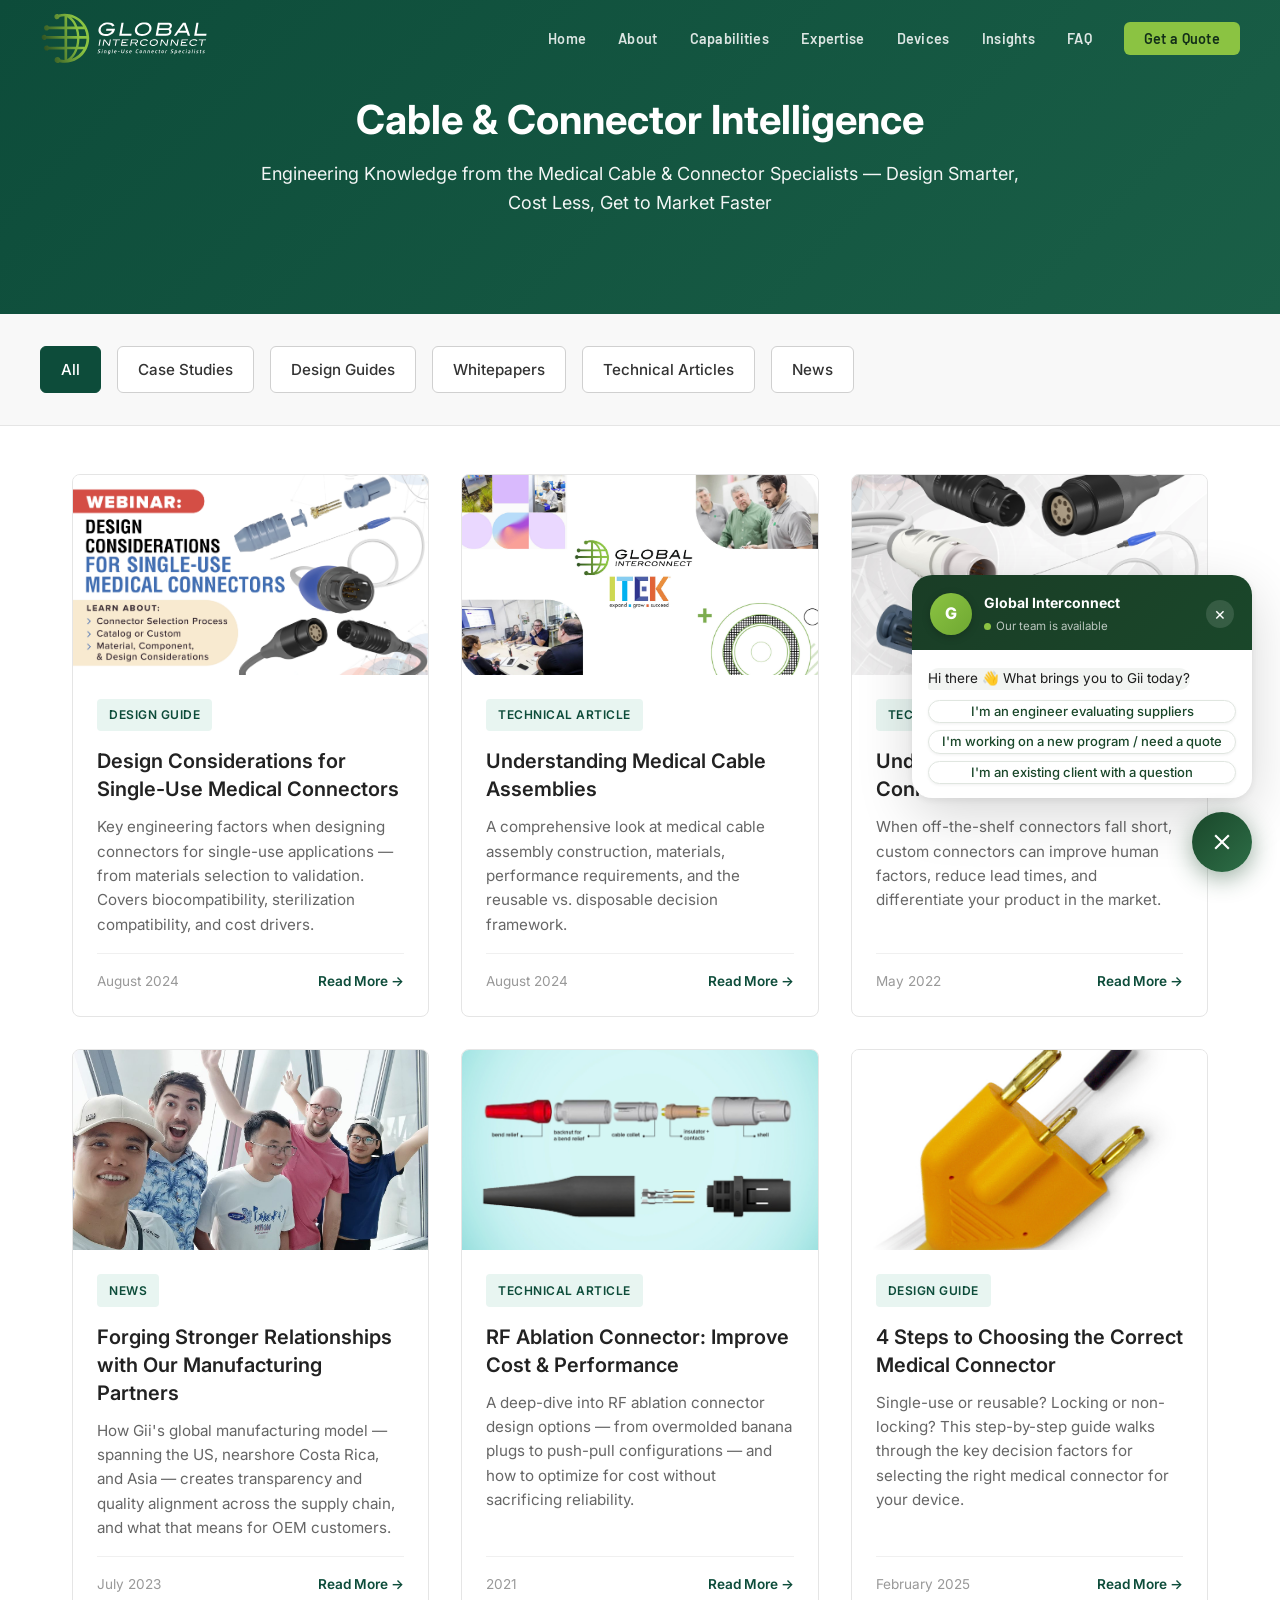
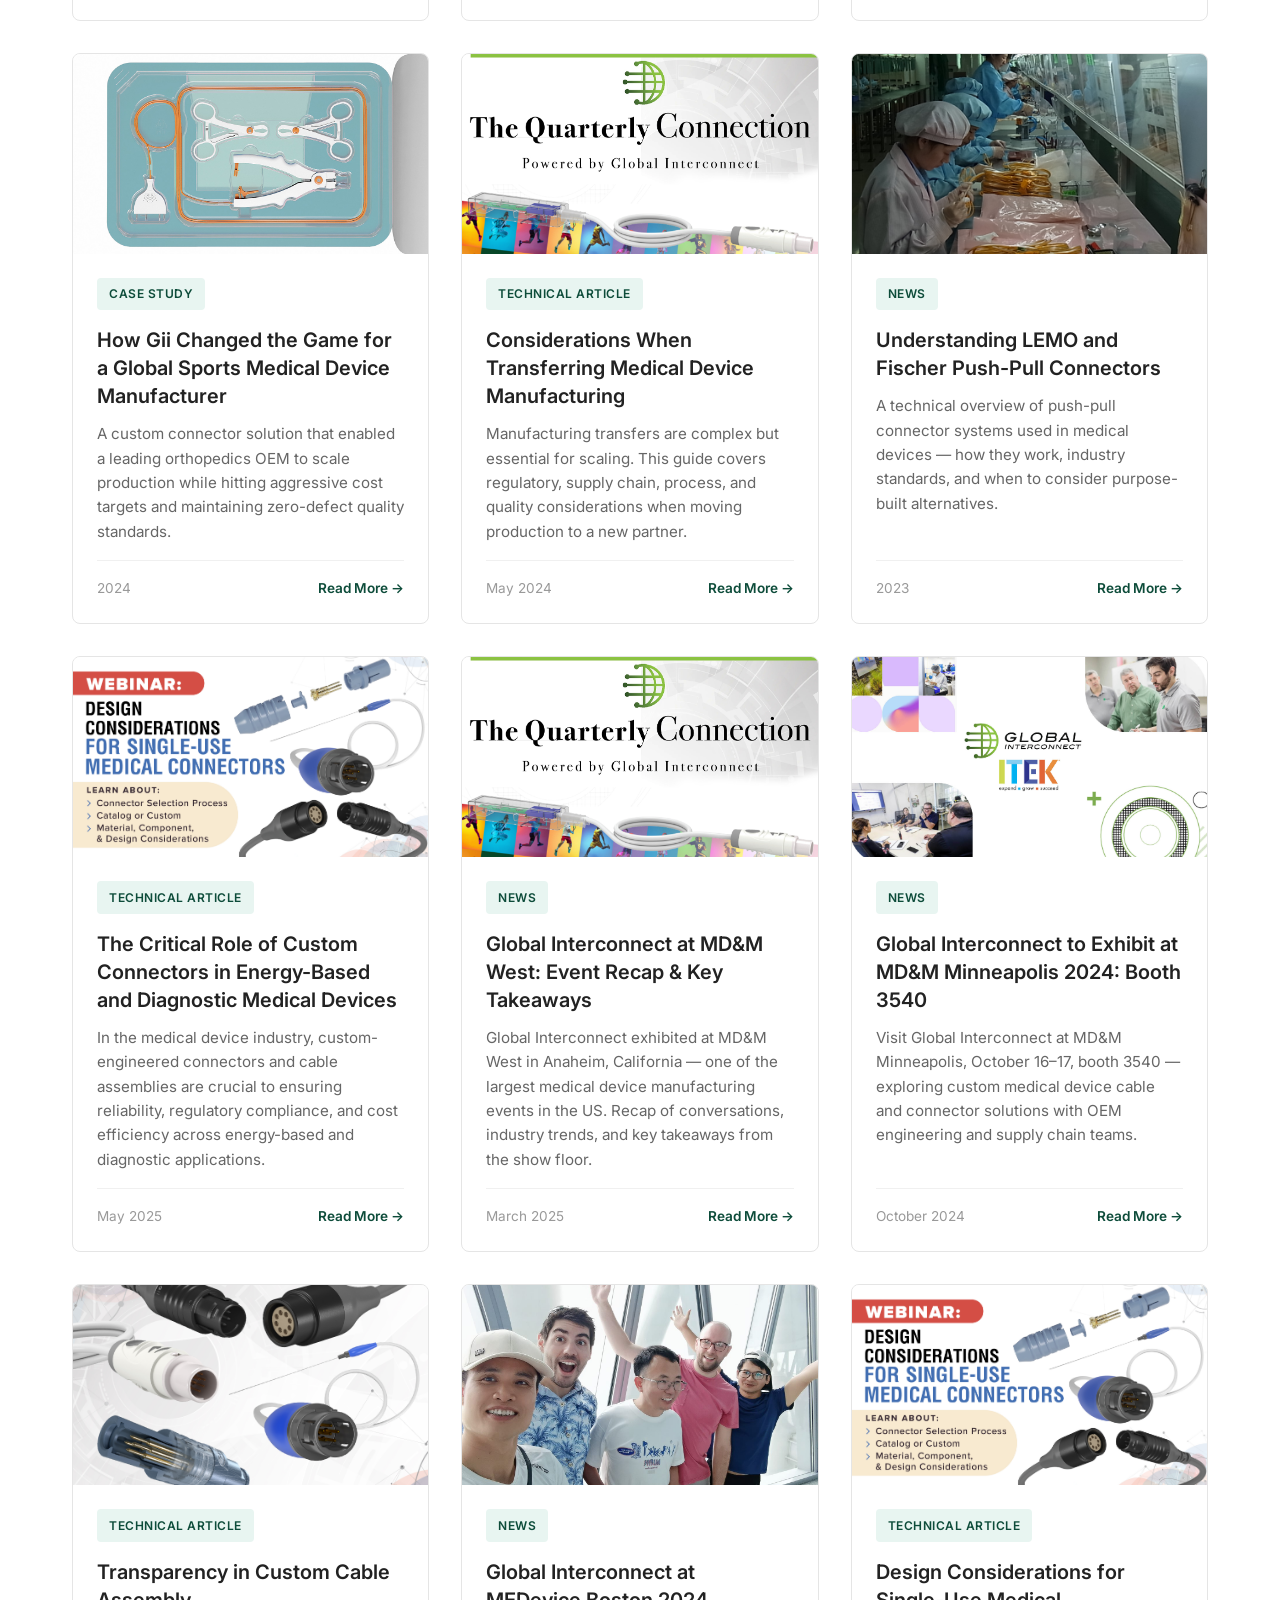
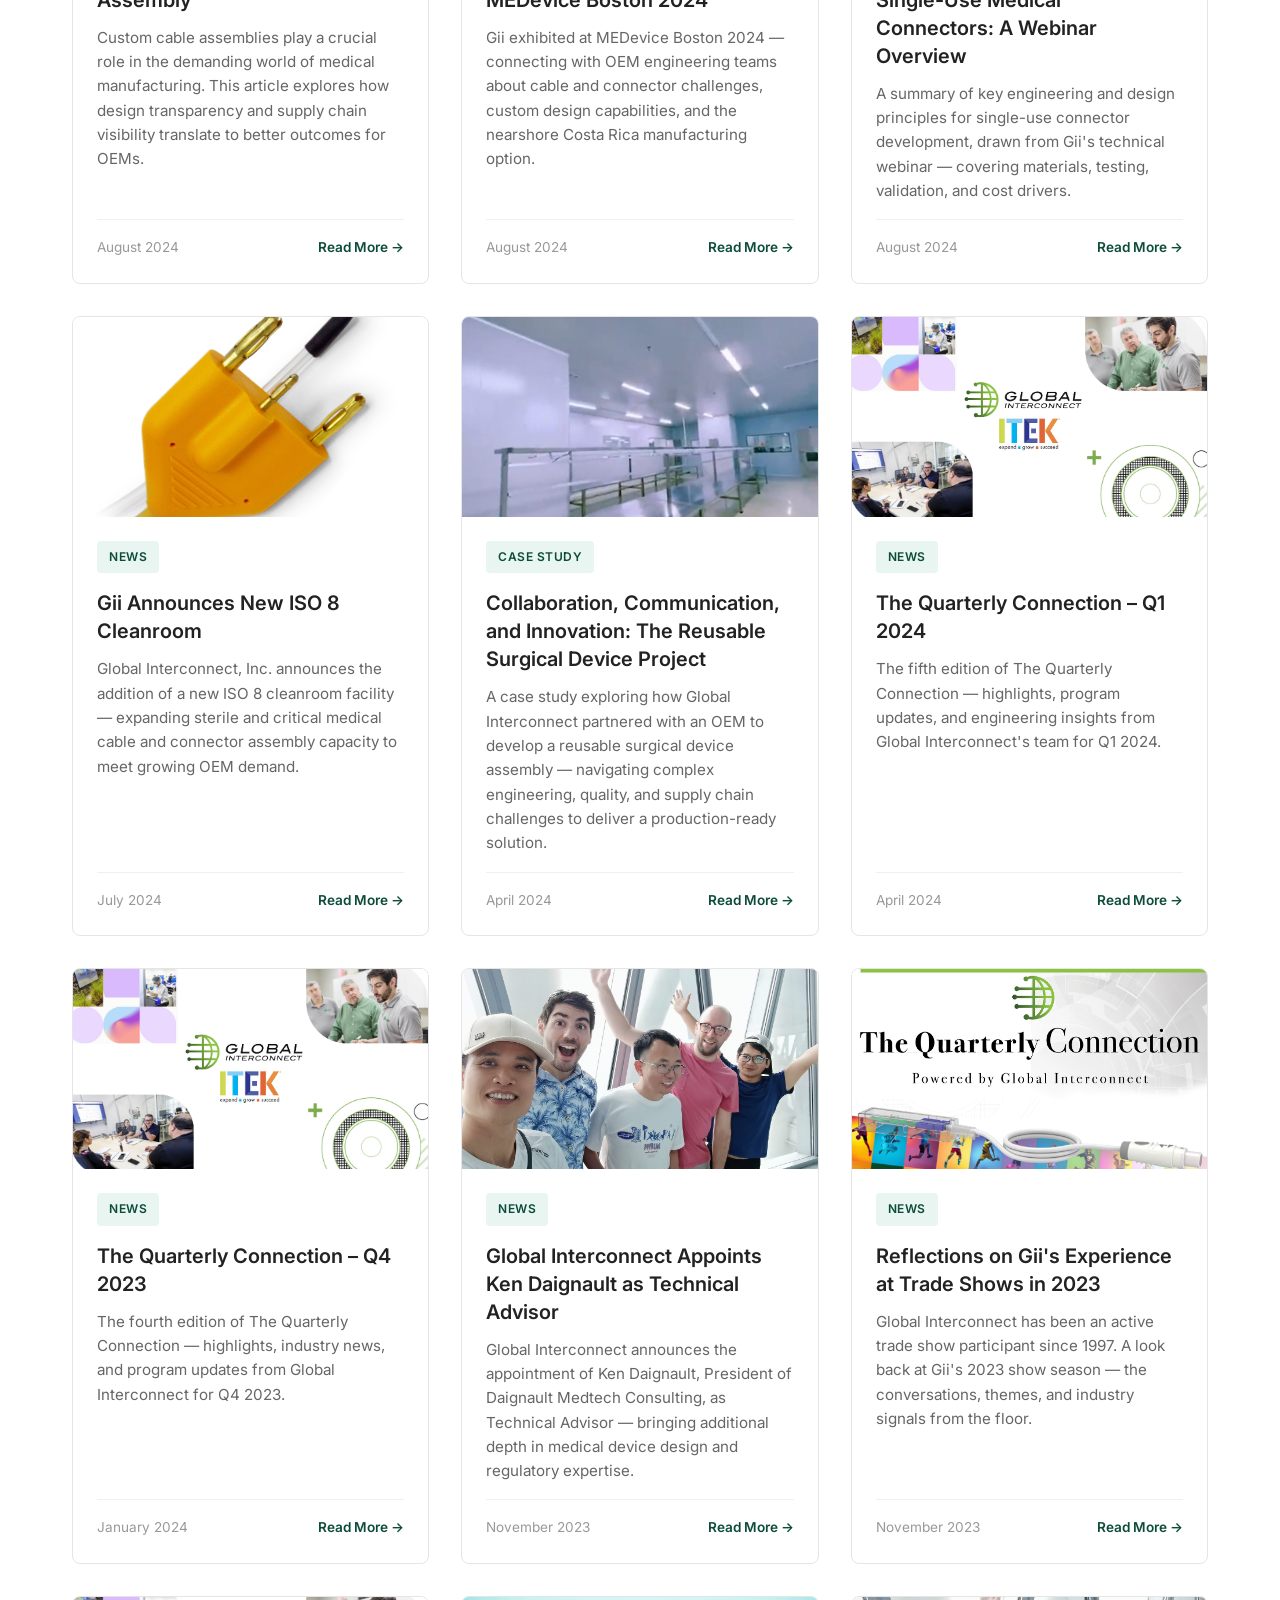
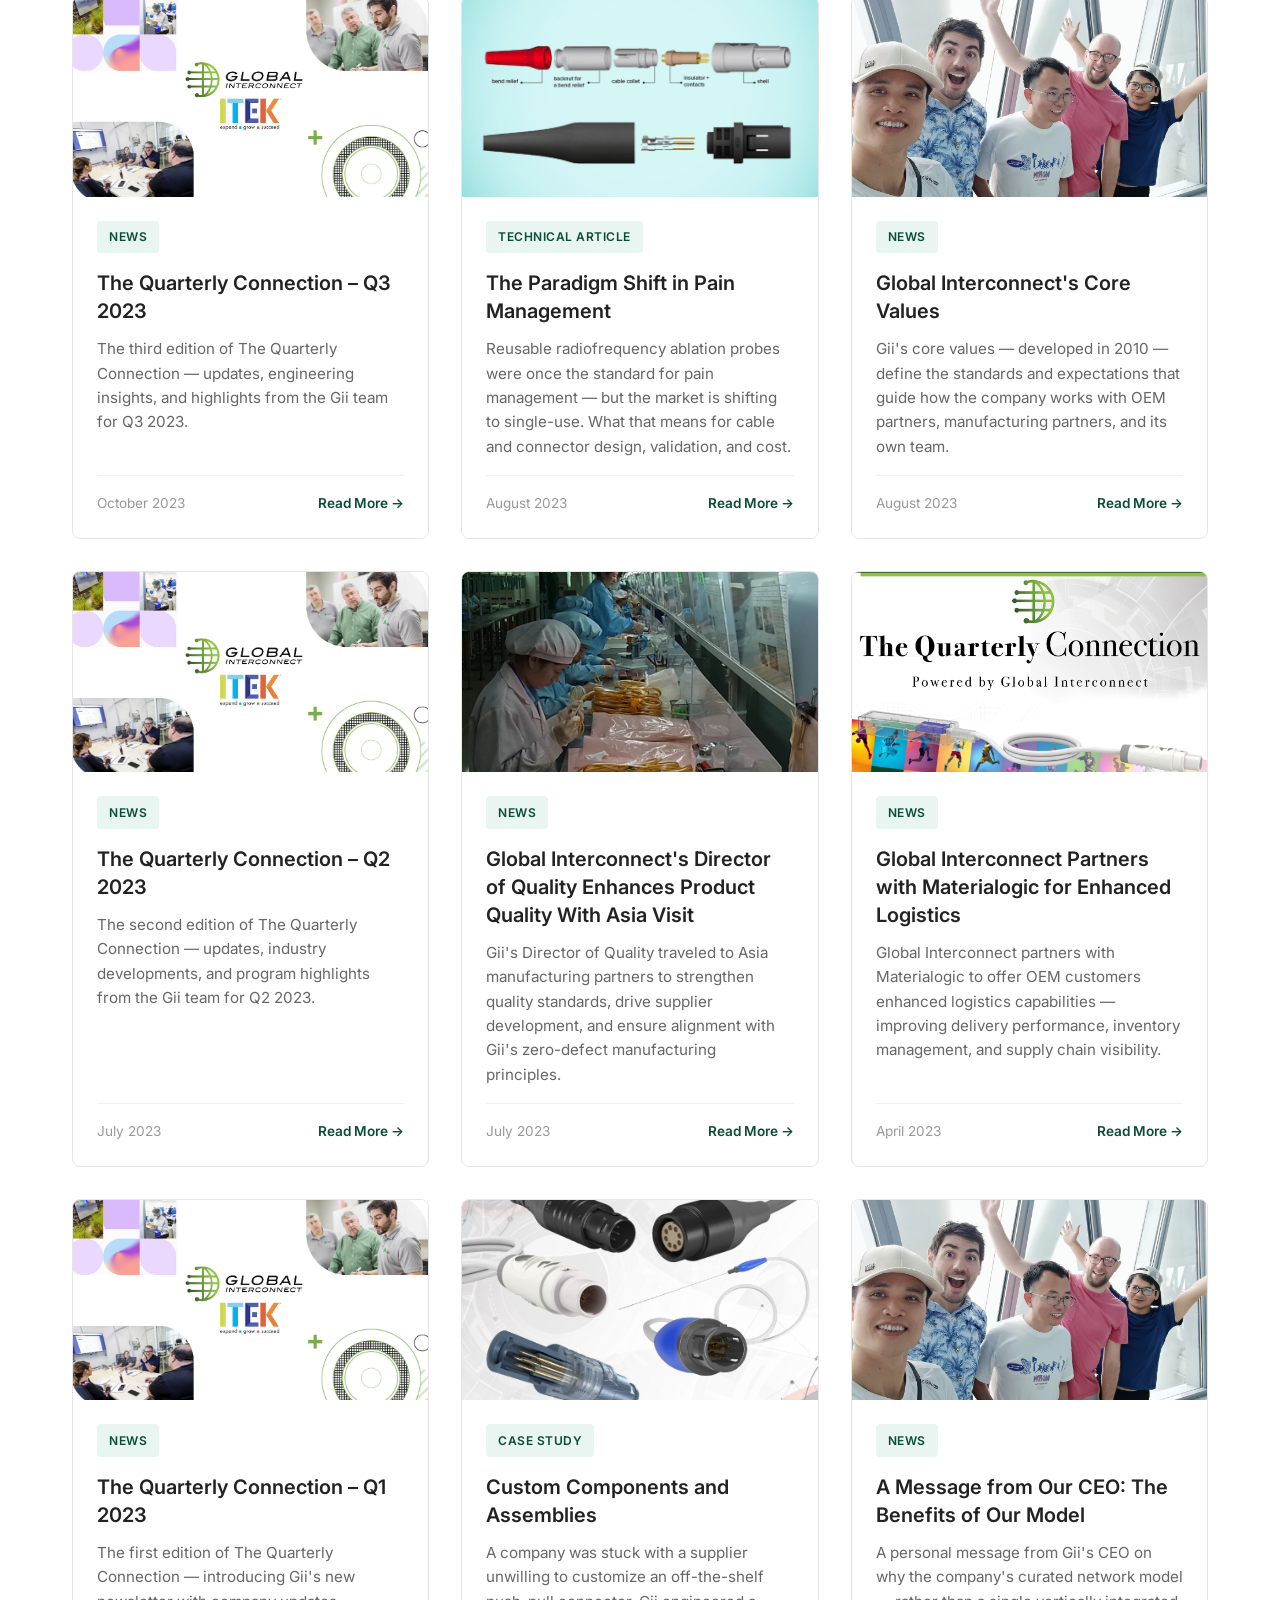
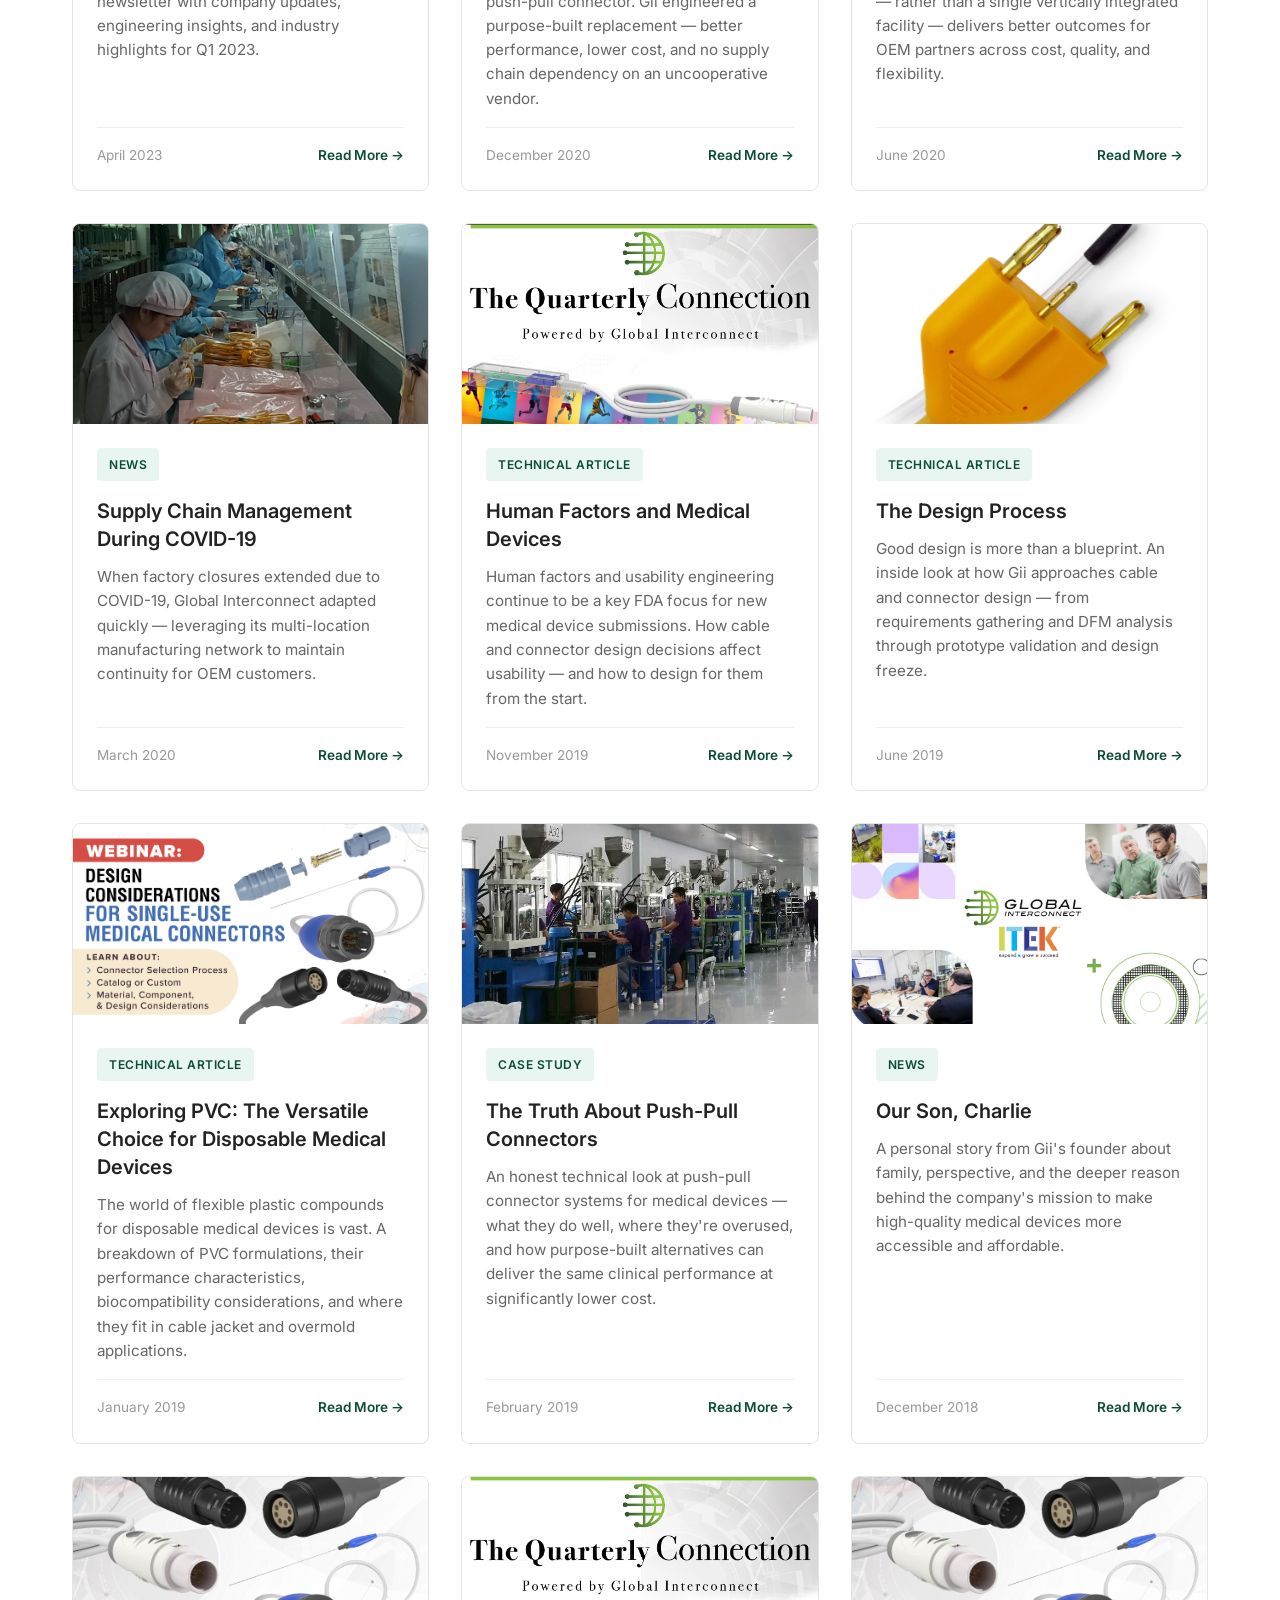
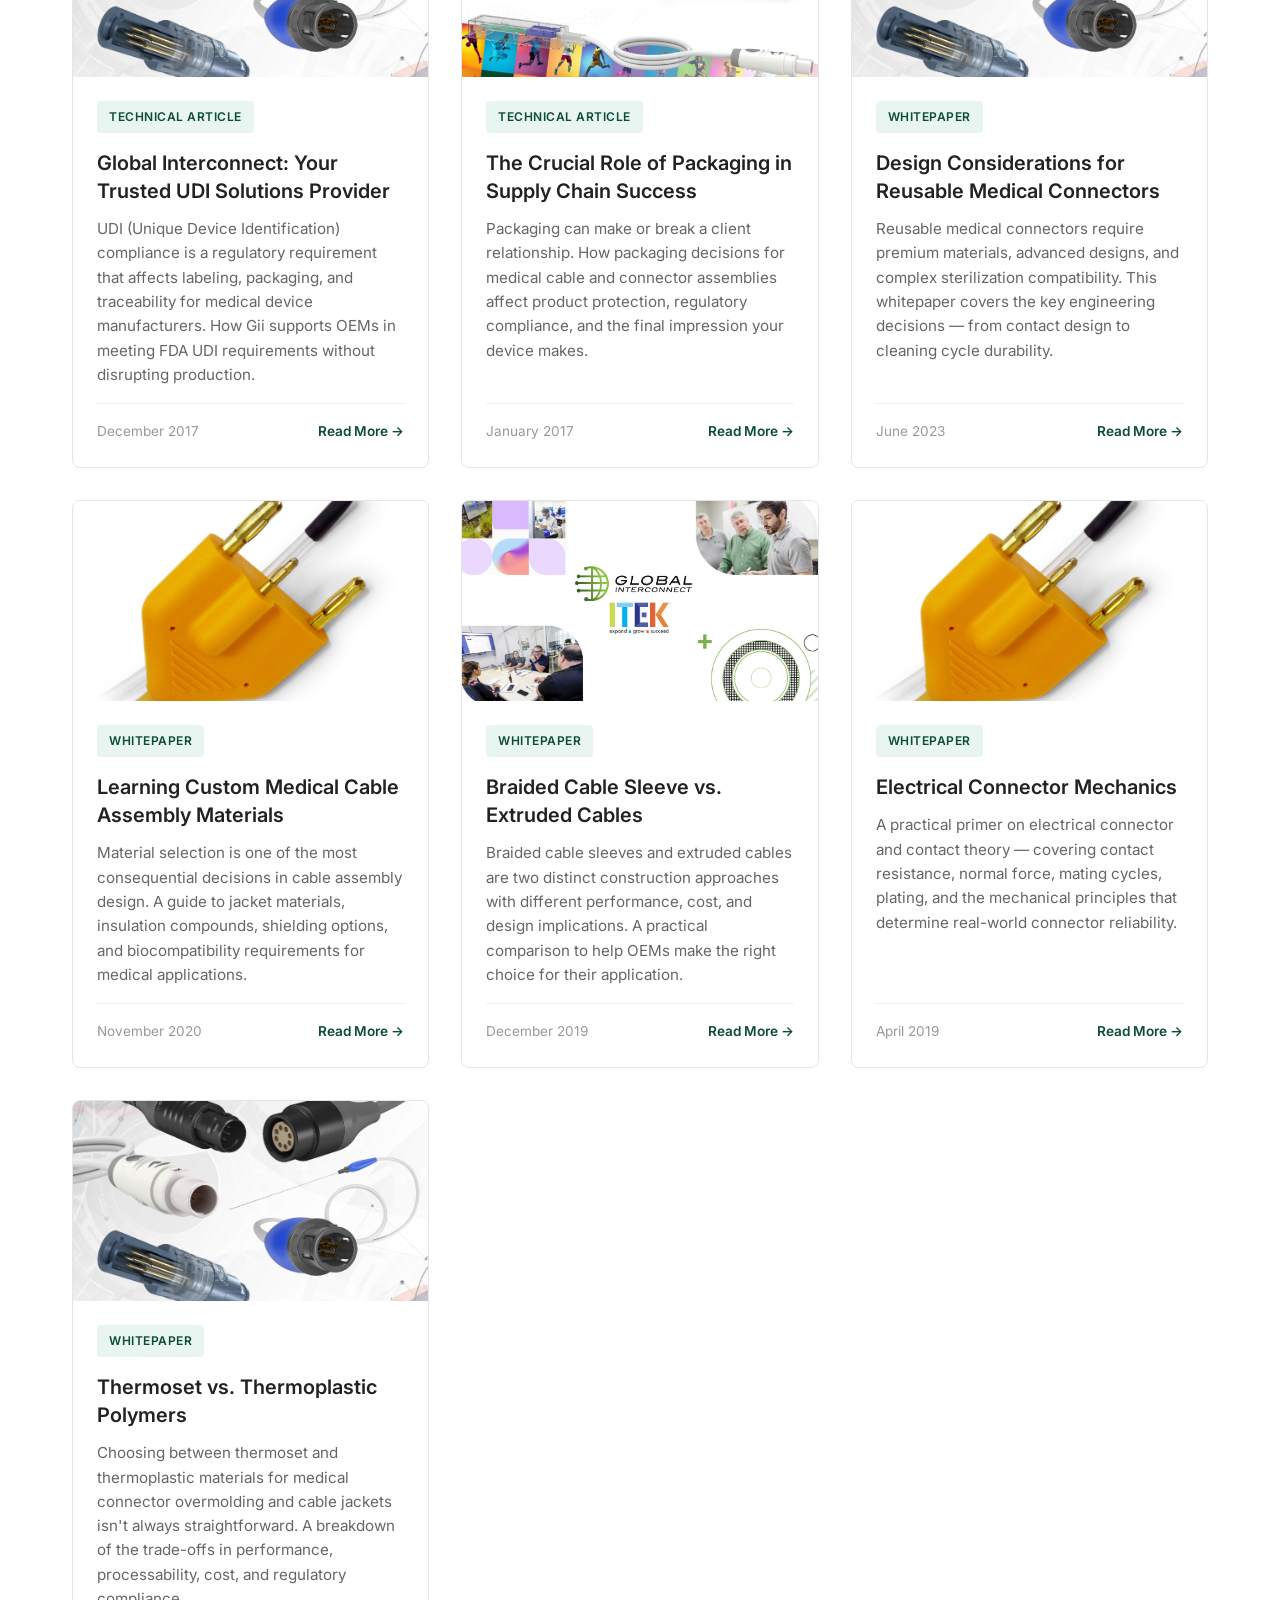
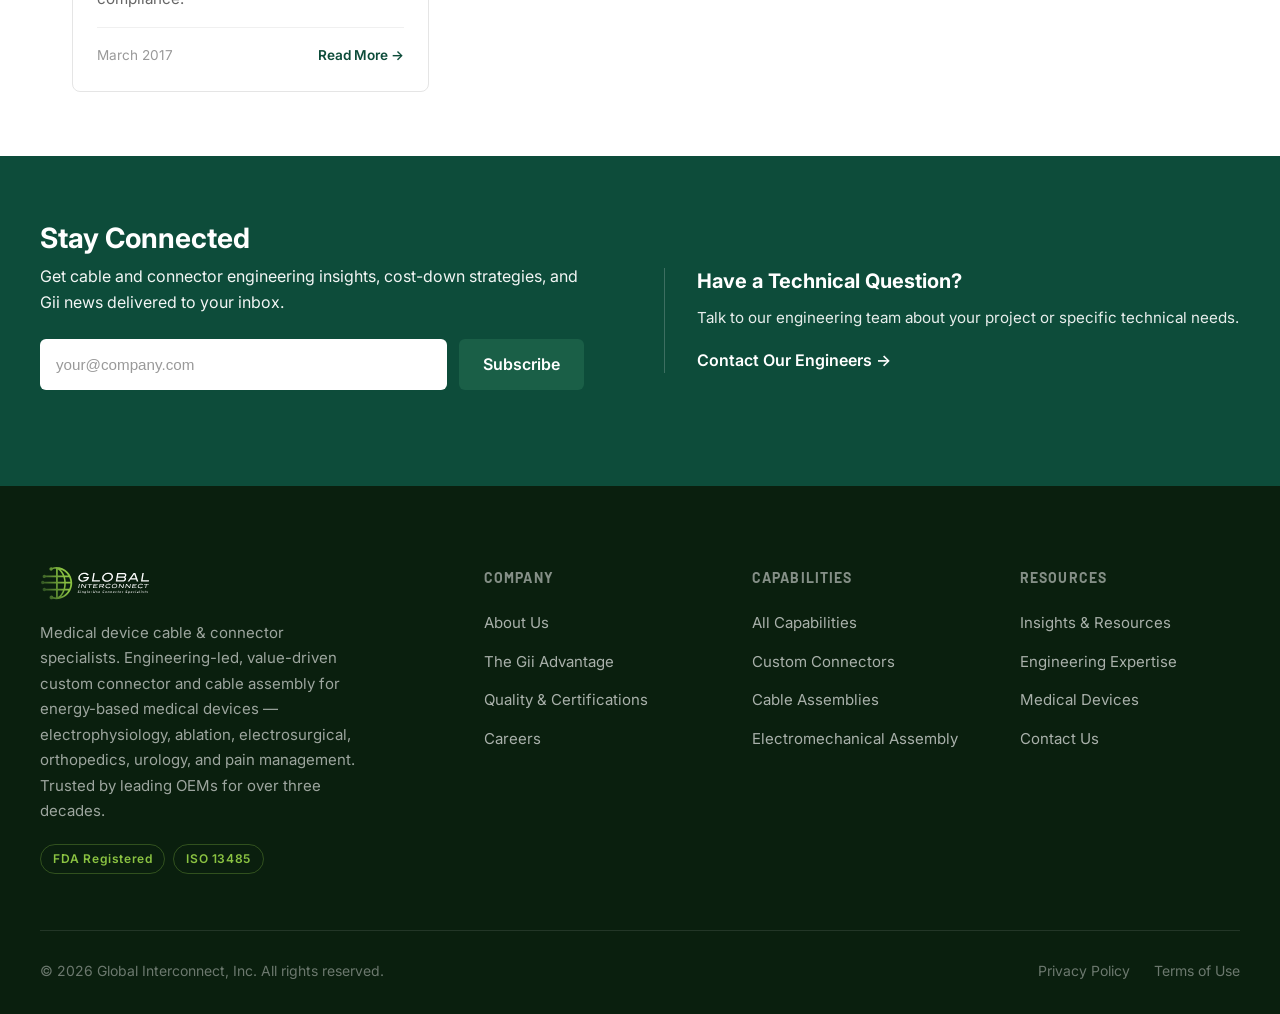
<file: insights.html>
<!DOCTYPE html>
<html lang="en">
<head>
  <meta charset="UTF-8" />
  <meta name="viewport" content="width=device-width, initial-scale=1.0" />
  <meta name="description" content="Cable and connector engineering knowledge from Gii specialists — design guides, whitepapers, and technical articles for energy-based medical device OEMs across electrophysiology, ablation, electrosurgical, orthopedics, urology, and pain management." />
  <title>Medical Device Cable &amp; Connector Insights | Global Interconnect, Inc.</title>
  <!-- Open Graph -->
  <meta property="og:type"        content="website" />
  <meta property="og:site_name"   content="Global Interconnect, Inc." />
  <meta property="og:url"         content="https://www.globalinterconnect.com/insights/" />
  <meta property="og:title"       content="Medical Cable &amp; Connector Insights | Global Interconnect, Inc." />
  <meta property="og:description" content="Engineering knowledge from the specialists — case studies, whitepapers, and technical articles covering custom connector design, DFM cost reduction, and medical cable assembly for OEM teams." />
  <meta property="og:image"       content="https://www.globalinterconnect.com/assets/images/insights/signati.jpg" />
  <!-- Twitter Card -->
  <meta name="twitter:card"        content="summary_large_image" />
  <meta name="twitter:title"       content="Medical Cable &amp; Connector Insights | Gii" />
  <meta name="twitter:description" content="Design guides, whitepapers, and case studies from Gii's cable and connector specialists." />
  <link rel="icon" type="image/png" href="assets/images/favicon.png" />
  <link rel="stylesheet" href="assets/css/style.css" />
  <link rel="preconnect" href="https://fonts.googleapis.com" />
  <link rel="preconnect" href="https://fonts.gstatic.com" crossorigin />
  <link href="https://fonts.googleapis.com/css2?family=Inter:wght@300;400;500;600;700;800&family=Barlow:wght@400;500;600;700;800&display=swap" rel="stylesheet" />
  <style>
    /* ===== INSIGHTS PAGE STYLES ===== */

    /* Page banner / hero */
    .insights-banner {
      background: linear-gradient(135deg, #0d4c3a 0%, #1a5f47 100%);
      padding: 6rem 2rem;
      text-align: center;
      color: white;
    }

    .insights-banner-content {
      max-width: 800px;
      margin: 0 auto;
    }

    .insights-banner h1 {
      font-size: 2.5rem;
      font-weight: 700;
      margin-bottom: 1rem;
      line-height: 1.2;
    }

    .insights-banner p {
      font-size: 1.125rem;
      opacity: 0.95;
      font-weight: 400;
      line-height: 1.6;
    }

    /* Filter row */
    .insights-filters {
      background: #f8f8f8;
      padding: 2rem;
      border-bottom: 1px solid #e5e5e5;
      margin-bottom: 3rem;
    }

    .filters-container {
      max-width: 1200px;
      margin: 0 auto;
      display: flex;
      gap: 1rem;
      flex-wrap: wrap;
      align-items: center;
    }

    .filter-btn {
      padding: 0.625rem 1.25rem;
      border: 1px solid #d0d0d0;
      background: white;
      color: #333;
      border-radius: 6px;
      font-weight: 500;
      font-size: 0.95rem;
      cursor: pointer;
      transition: all 0.3s ease;
    }

    .filter-btn:hover {
      border-color: #0d4c3a;
      color: #0d4c3a;
      background: #f0f8f5;
    }

    .filter-btn.active {
      background: #0d4c3a;
      color: white;
      border-color: #0d4c3a;
    }

    /* Articles grid */
    .insights-articles {
      max-width: 1200px;
      margin: 0 auto;
      padding: 0 2rem;
    }

    .articles-grid {
      display: grid;
      grid-template-columns: repeat(auto-fill, minmax(350px, 1fr));
      gap: 2rem;
      margin-bottom: 4rem;
    }

    .article-card {
      background: white;
      border: 1px solid #e5e5e5;
      border-radius: 8px;
      overflow: hidden;
      transition: all 0.3s ease;
      display: flex;
      flex-direction: column;
      height: 100%;
    }

    .article-card:hover {
      border-color: #0d4c3a;
      box-shadow: 0 4px 16px rgba(0, 0, 0, 0.1);
      transform: translateY(-2px);
    }

    .article-image {
      width: 100%;
      height: 200px;
      object-fit: cover;
      display: block;
    }

    .article-body {
      padding: 1.5rem;
      display: flex;
      flex-direction: column;
      flex-grow: 1;
    }

    .article-tag {
      display: inline-block;
      background: #e8f5f1;
      color: #0d4c3a;
      font-size: 0.75rem;
      font-weight: 600;
      padding: 0.4rem 0.75rem;
      border-radius: 4px;
      margin-bottom: 1rem;
      text-transform: uppercase;
      letter-spacing: 0.5px;
      width: fit-content;
    }

    .article-title {
      font-size: 1.25rem;
      font-weight: 600;
      margin-bottom: 0.75rem;
      line-height: 1.4;
      color: #222;
    }

    .article-title a {
      color: #222;
      text-decoration: none;
      transition: color 0.3s ease;
    }

    .article-title a:hover {
      color: #0d4c3a;
    }

    .article-excerpt {
      font-size: 0.95rem;
      color: #666;
      line-height: 1.6;
      margin-bottom: 1rem;
      flex-grow: 1;
    }

    .article-footer {
      display: flex;
      justify-content: space-between;
      align-items: center;
      padding-top: 1rem;
      border-top: 1px solid #f0f0f0;
      font-size: 0.85rem;
      color: #999;
    }

    .article-date {
      font-size: 0.85rem;
      color: #999;
    }

    .article-link {
      color: #0d4c3a;
      text-decoration: none;
      font-weight: 600;
      transition: opacity 0.3s ease;
    }

    .article-link:hover {
      opacity: 0.7;
    }

    /* Newsletter / Contact CTA */
    .insights-cta-section {
      background: #0d4c3a;
      color: white;
      padding: 4rem 2rem;
      margin-top: 4rem;
    }

    .insights-cta-content {
      max-width: 1200px;
      margin: 0 auto;
    }

    .cta-row {
      display: grid;
      grid-template-columns: 1fr 1fr;
      gap: 3rem;
      align-items: center;
    }

    .cta-newsletter {
      padding-right: 2rem;
    }

    .cta-newsletter h2 {
      font-size: 1.75rem;
      font-weight: 700;
      margin-bottom: 0.5rem;
      line-height: 1.3;
    }

    .cta-newsletter p {
      font-size: 1rem;
      opacity: 0.95;
      margin-bottom: 1.5rem;
      line-height: 1.6;
    }

    .newsletter-form {
      display: flex;
      gap: 0.75rem;
      margin-bottom: 2rem;
    }

    .newsletter-form input {
      flex: 1;
      padding: 0.75rem 1rem;
      border: none;
      border-radius: 6px;
      font-size: 0.95rem;
      background: white;
      color: #333;
    }

    .newsletter-form input::placeholder {
      color: #999;
    }

    .newsletter-form button {
      padding: 0.75rem 1.5rem;
      background: #1a5f47;
      color: white;
      border: none;
      border-radius: 6px;
      font-weight: 600;
      cursor: pointer;
      transition: background 0.3s ease;
    }

    .newsletter-form button:hover {
      background: #0d4c3a;
    }

    .cta-engineering {
      padding-left: 2rem;
      border-left: 1px solid rgba(255, 255, 255, 0.2);
    }

    .cta-engineering h3 {
      font-size: 1.25rem;
      font-weight: 700;
      margin-bottom: 0.75rem;
      line-height: 1.3;
    }

    .cta-engineering p {
      font-size: 0.95rem;
      opacity: 0.9;
      margin-bottom: 1rem;
      line-height: 1.6;
    }

    .cta-engineering a {
      color: white;
      text-decoration: none;
      font-weight: 600;
      display: inline-flex;
      align-items: center;
      gap: 0.5rem;
      transition: opacity 0.3s ease;
    }

    .cta-engineering a:hover {
      opacity: 0.8;
    }

    /* Responsive */
    @media (max-width: 768px) {
      .insights-banner h1 {
        font-size: 1.75rem;
      }

      .insights-banner p {
        font-size: 0.95rem;
      }

      .articles-grid {
        grid-template-columns: 1fr;
      }

      .cta-row {
        grid-template-columns: 1fr;
        gap: 2rem;
      }

      .cta-newsletter {
        padding-right: 0;
      }

      .cta-engineering {
        padding-left: 0;
        border-left: none;
        border-top: 1px solid rgba(255, 255, 255, 0.2);
        padding-top: 2rem;
      }

      .filters-container {
        justify-content: center;
      }
    }
  </style>
</head>
<body>

  <!-- ===== NAVIGATION ===== -->
  <header class="site-header" id="site-header">
    <nav class="nav-container">
      <a href="index.html" class="nav-logo">
        <img src="assets/images/logos/logo-white.svg" alt="Global Interconnect, Inc." class="logo-img" />
      </a>

      <button class="nav-toggle" id="nav-toggle" aria-label="Toggle navigation">
        <span></span><span></span><span></span>
      </button>

      <ul class="nav-links" id="nav-links">
        <li><a href="index.html">Home</a></li>
        <li><a href="about.html">About</a></li>
        <li><a href="capabilities.html">Capabilities</a></li>
        <li><a href="expertise.html">Expertise</a></li>
        <li><a href="devices.html">Devices</a></li>
        <li><a href="insights.html" class="active">Insights</a></li>
        <li><a href="faq.html">FAQ</a></li>
        <li><a href="quote.html" class="nav-cta">Get a Quote</a></li>
      </ul>
    </nav>
  </header>

  <!-- ===== INSIGHTS BANNER ===== -->
  <section class="insights-banner">
    <div class="insights-banner-content">
      <h1>Cable &amp; Connector Intelligence</h1>
      <p>Engineering Knowledge from the Medical Cable &amp; Connector Specialists — Design Smarter, Cost Less, Get to Market Faster</p>
    </div>
  </section>

  <!-- ===== FILTER ROW ===== -->
  <section class="insights-filters">
    <div class="filters-container">
      <button class="filter-btn active" data-filter="all">All</button>
      <button class="filter-btn" data-filter="Case Study">Case Studies</button>
      <button class="filter-btn" data-filter="Design Guide">Design Guides</button>
      <button class="filter-btn" data-filter="Whitepaper">Whitepapers</button>
      <button class="filter-btn" data-filter="Technical Article">Technical Articles</button>
      <button class="filter-btn" data-filter="News">News</button>
    </div>
  </section>

  <!-- ===== ARTICLES GRID ===== -->
  <section class="insights-articles">
    <div class="articles-grid">

      <!-- Article 1 -->
      <article class="article-card" data-category="Design Guide">
        <img src="assets/images/insights/single-use-connector.jpg" alt="Design Considerations for Single-Use Medical Connectors" class="article-image" />
        <div class="article-body">
          <span class="article-tag">Design Guide</span>
          <h2 class="article-title">
            <a href="https://www.globalinterconnect.com/design-considerations-single-use-medical-connectors/" target="_blank" rel="noopener">Design Considerations for Single-Use Medical Connectors</a>
          </h2>
          <p class="article-excerpt">Key engineering factors when designing connectors for single-use applications — from materials selection to validation. Covers biocompatibility, sterilization compatibility, and cost drivers.</p>
          <div class="article-footer">
            <span class="article-date">August 2024</span>
            <a href="https://www.globalinterconnect.com/design-considerations-single-use-medical-connectors/" class="article-link" target="_blank" rel="noopener">Read More →</a>
          </div>
        </div>
      </article>

      <!-- Article 2 -->
      <article class="article-card" data-category="Technical Article">
        <img src="assets/images/insights/blog1.jpg" alt="Understanding Medical Cable Assemblies" class="article-image" />
        <div class="article-body">
          <span class="article-tag">Technical Article</span>
          <h2 class="article-title">
            <a href="https://www.globalinterconnect.com/understanding-medical-cable-assemblies/" target="_blank" rel="noopener">Understanding Medical Cable Assemblies</a>
          </h2>
          <p class="article-excerpt">A comprehensive look at medical cable assembly construction, materials, performance requirements, and the reusable vs. disposable decision framework.</p>
          <div class="article-footer">
            <span class="article-date">August 2024</span>
            <a href="https://www.globalinterconnect.com/understanding-medical-cable-assemblies/" class="article-link" target="_blank" rel="noopener">Read More →</a>
          </div>
        </div>
      </article>

      <!-- Article 3 -->
      <article class="article-card" data-category="Technical Article">
        <img src="assets/images/insights/design-considerations.jpg" alt="Understanding Custom Medical Connectors" class="article-image" />
        <div class="article-body">
          <span class="article-tag">Technical Article</span>
          <h2 class="article-title">
            <a href="https://www.globalinterconnect.com/understanding-custom-medical-connectors/" target="_blank" rel="noopener">Understanding Custom Medical Connectors</a>
          </h2>
          <p class="article-excerpt">When off-the-shelf connectors fall short, custom connectors can improve human factors, reduce lead times, and differentiate your product in the market.</p>
          <div class="article-footer">
            <span class="article-date">May 2022</span>
            <a href="https://www.globalinterconnect.com/understanding-custom-medical-connectors/" class="article-link" target="_blank" rel="noopener">Read More →</a>
          </div>
        </div>
      </article>

      <!-- Article 4 -->
      <article class="article-card" data-category="News">
        <img src="assets/images/insights/forging-relationships.jpg" alt="Forging Stronger Relationships with Our Manufacturing Partners" class="article-image" />
        <div class="article-body">
          <span class="article-tag">News</span>
          <h2 class="article-title">
            <a href="https://www.globalinterconnect.com/forging-stronger-partnerships-and-optimizing-engineering-operations/" target="_blank" rel="noopener">Forging Stronger Relationships with Our Manufacturing Partners</a>
          </h2>
          <p class="article-excerpt">How Gii's global manufacturing model — spanning the US, nearshore Costa Rica, and Asia — creates transparency and quality alignment across the supply chain, and what that means for OEM customers.</p>
          <div class="article-footer">
            <span class="article-date">July 2023</span>
            <a href="https://www.globalinterconnect.com/forging-stronger-partnerships-and-optimizing-engineering-operations/" class="article-link" target="_blank" rel="noopener">Read More →</a>
          </div>
        </div>
      </article>

      <!-- Article 5 -->
      <article class="article-card" data-category="Technical Article">
        <img src="assets/images/devices/rf-ablation.jpg" alt="RF Ablation Connector: Improve Cost & Performance" class="article-image" />
        <div class="article-body">
          <span class="article-tag">Technical Article</span>
          <h2 class="article-title">
            <a href="https://www.globalinterconnect.com/radio-frequency-rf-ablation-connector-improve-cost-performance/" target="_blank" rel="noopener">RF Ablation Connector: Improve Cost & Performance</a>
          </h2>
          <p class="article-excerpt">A deep-dive into RF ablation connector design options — from overmolded banana plugs to push-pull configurations — and how to optimize for cost without sacrificing reliability.</p>
          <div class="article-footer">
            <span class="article-date">2021</span>
            <a href="https://www.globalinterconnect.com/radio-frequency-rf-ablation-connector-improve-cost-performance/" class="article-link" target="_blank" rel="noopener">Read More →</a>
          </div>
        </div>
      </article>

      <!-- Article 6 -->
      <article class="article-card" data-category="Design Guide">
        <img src="assets/images/insights/stamping.jpg" alt="4 Steps to Choosing the Correct Medical Connector" class="article-image" />
        <div class="article-body">
          <span class="article-tag">Design Guide</span>
          <h2 class="article-title">
            <a href="https://www.globalinterconnect.com/4-steps-to-choosing-the-correct-medical-connector/" target="_blank" rel="noopener">4 Steps to Choosing the Correct Medical Connector</a>
          </h2>
          <p class="article-excerpt">Single-use or reusable? Locking or non-locking? This step-by-step guide walks through the key decision factors for selecting the right medical connector for your device.</p>
          <div class="article-footer">
            <span class="article-date">February 2025</span>
            <a href="https://www.globalinterconnect.com/4-steps-to-choosing-the-correct-medical-connector/" class="article-link" target="_blank" rel="noopener">Read More →</a>
          </div>
        </div>
      </article>

      <!-- Article 7 -->
      <article class="article-card" data-category="Case Study">
        <img src="assets/images/insights/signati.jpg" alt="How Gii Changed the Game for a Global Sports Medical Device Manufacturer" class="article-image" />
        <div class="article-body">
          <span class="article-tag">Case Study</span>
          <h2 class="article-title">
            <a href="https://www.globalinterconnect.com/" target="_blank" rel="noopener">How Gii Changed the Game for a Global Sports Medical Device Manufacturer</a>
          </h2>
          <p class="article-excerpt">A custom connector solution that enabled a leading orthopedics OEM to scale production while hitting aggressive cost targets and maintaining zero-defect quality standards.</p>
          <div class="article-footer">
            <span class="article-date">2024</span>
            <a href="https://www.globalinterconnect.com/" class="article-link" target="_blank" rel="noopener">Read More →</a>
          </div>
        </div>
      </article>

      <!-- Article 8 -->
      <article class="article-card" data-category="Technical Article">
        <img src="assets/images/insights/blog-post-2.jpg" alt="Considerations When Transferring Medical Device Manufacturing" class="article-image" />
        <div class="article-body">
          <span class="article-tag">Technical Article</span>
          <h2 class="article-title">
            <a href="https://www.globalinterconnect.com/considerations-when-transferring-medical-device-manufacturing/" target="_blank" rel="noopener">Considerations When Transferring Medical Device Manufacturing</a>
          </h2>
          <p class="article-excerpt">Manufacturing transfers are complex but essential for scaling. This guide covers regulatory, supply chain, process, and quality considerations when moving production to a new partner.</p>
          <div class="article-footer">
            <span class="article-date">May 2024</span>
            <a href="https://www.globalinterconnect.com/considerations-when-transferring-medical-device-manufacturing/" class="article-link" target="_blank" rel="noopener">Read More →</a>
          </div>
        </div>
      </article>

      <!-- Article 9 -->
      <article class="article-card" data-category="News">
        <img src="assets/images/insights/china-mfg.png" alt="Understanding LEMO and Fischer Push-Pull Connectors" class="article-image" />
        <div class="article-body">
          <span class="article-tag">News</span>
          <h2 class="article-title">
            <a href="https://www.globalinterconnect.com/understanding-lemo-and-fischer-push-pull-connectors/" target="_blank" rel="noopener">Understanding LEMO and Fischer Push-Pull Connectors</a>
          </h2>
          <p class="article-excerpt">A technical overview of push-pull connector systems used in medical devices — how they work, industry standards, and when to consider purpose-built alternatives.</p>
          <div class="article-footer">
            <span class="article-date">2023</span>
            <a href="https://www.globalinterconnect.com/understanding-lemo-and-fischer-push-pull-connectors/" class="article-link" target="_blank" rel="noopener">Read More →</a>
          </div>
        </div>
      </article>

      <!-- Article 10 -->
      <article class="article-card" data-category="Technical Article">
        <img src="assets/images/insights/single-use-connector.jpg" alt="The Critical Role of Custom Connectors in Energy-Based and Diagnostic Medical Devices" class="article-image" />
        <div class="article-body">
          <span class="article-tag">Technical Article</span>
          <h2 class="article-title">
            <a href="https://www.globalinterconnect.com/the-critical-role-of-custom-connectors-in-energy-based-and-diagnostic-medical-devices/" target="_blank" rel="noopener">The Critical Role of Custom Connectors in Energy-Based and Diagnostic Medical Devices</a>
          </h2>
          <p class="article-excerpt">In the medical device industry, custom-engineered connectors and cable assemblies are crucial to ensuring reliability, regulatory compliance, and cost efficiency across energy-based and diagnostic applications.</p>
          <div class="article-footer">
            <span class="article-date">May 2025</span>
            <a href="https://www.globalinterconnect.com/the-critical-role-of-custom-connectors-in-energy-based-and-diagnostic-medical-devices/" class="article-link" target="_blank" rel="noopener">Read More →</a>
          </div>
        </div>
      </article>

      <!-- Article 11 -->
      <article class="article-card" data-category="News">
        <img src="assets/images/insights/blog-post-2.jpg" alt="Global Interconnect at MD&M West: Event Recap & Key Takeaways" class="article-image" />
        <div class="article-body">
          <span class="article-tag">News</span>
          <h2 class="article-title">
            <a href="https://www.globalinterconnect.com/global-interconnect-at-mdm-west-event-recap-key-takeaways/" target="_blank" rel="noopener">Global Interconnect at MD&M West: Event Recap &amp; Key Takeaways</a>
          </h2>
          <p class="article-excerpt">Global Interconnect exhibited at MD&M West in Anaheim, California — one of the largest medical device manufacturing events in the US. Recap of conversations, industry trends, and key takeaways from the show floor.</p>
          <div class="article-footer">
            <span class="article-date">March 2025</span>
            <a href="https://www.globalinterconnect.com/global-interconnect-at-mdm-west-event-recap-key-takeaways/" class="article-link" target="_blank" rel="noopener">Read More →</a>
          </div>
        </div>
      </article>

      <!-- Article 12 -->
      <article class="article-card" data-category="News">
        <img src="assets/images/insights/blog1.jpg" alt="Global Interconnect to exhibit at MD&M Minneapolis 2024" class="article-image" />
        <div class="article-body">
          <span class="article-tag">News</span>
          <h2 class="article-title">
            <a href="https://www.globalinterconnect.com/global-interconnect-to-exhibit-at-mdm-minneapolis-2024-booth-3540/" target="_blank" rel="noopener">Global Interconnect to Exhibit at MD&amp;M Minneapolis 2024: Booth 3540</a>
          </h2>
          <p class="article-excerpt">Visit Global Interconnect at MD&M Minneapolis, October 16–17, booth 3540 — exploring custom medical device cable and connector solutions with OEM engineering and supply chain teams.</p>
          <div class="article-footer">
            <span class="article-date">October 2024</span>
            <a href="https://www.globalinterconnect.com/global-interconnect-to-exhibit-at-mdm-minneapolis-2024-booth-3540/" class="article-link" target="_blank" rel="noopener">Read More →</a>
          </div>
        </div>
      </article>

      <!-- Article 13 -->
      <article class="article-card" data-category="Technical Article">
        <img src="assets/images/insights/design-considerations.jpg" alt="Transparency in Medical Cable Assembly" class="article-image" />
        <div class="article-body">
          <span class="article-tag">Technical Article</span>
          <h2 class="article-title">
            <a href="https://www.globalinterconnect.com/transparency/" target="_blank" rel="noopener">Transparency in Custom Cable Assembly</a>
          </h2>
          <p class="article-excerpt">Custom cable assemblies play a crucial role in the demanding world of medical manufacturing. This article explores how design transparency and supply chain visibility translate to better outcomes for OEMs.</p>
          <div class="article-footer">
            <span class="article-date">August 2024</span>
            <a href="https://www.globalinterconnect.com/transparency/" class="article-link" target="_blank" rel="noopener">Read More →</a>
          </div>
        </div>
      </article>

      <!-- Article 14 -->
      <article class="article-card" data-category="News">
        <img src="assets/images/insights/forging-relationships.jpg" alt="Global Interconnect at MEDevice Boston 2024" class="article-image" />
        <div class="article-body">
          <span class="article-tag">News</span>
          <h2 class="article-title">
            <a href="https://www.globalinterconnect.com/global-interconnect-at-medevice-boston-2024/" target="_blank" rel="noopener">Global Interconnect at MEDevice Boston 2024</a>
          </h2>
          <p class="article-excerpt">Gii exhibited at MEDevice Boston 2024 — connecting with OEM engineering teams about cable and connector challenges, custom design capabilities, and the nearshore Costa Rica manufacturing option.</p>
          <div class="article-footer">
            <span class="article-date">August 2024</span>
            <a href="https://www.globalinterconnect.com/global-interconnect-at-medevice-boston-2024/" class="article-link" target="_blank" rel="noopener">Read More →</a>
          </div>
        </div>
      </article>

      <!-- Article 15 -->
      <article class="article-card" data-category="Technical Article">
        <img src="assets/images/insights/single-use-connector.jpg" alt="Design Considerations for Single-Use Medical Connectors: Webinar Overview" class="article-image" />
        <div class="article-body">
          <span class="article-tag">Technical Article</span>
          <h2 class="article-title">
            <a href="https://www.globalinterconnect.com/design-considerations-for-single-use-medical-connectors-a-webinar-overview/" target="_blank" rel="noopener">Design Considerations for Single-Use Medical Connectors: A Webinar Overview</a>
          </h2>
          <p class="article-excerpt">A summary of key engineering and design principles for single-use connector development, drawn from Gii's technical webinar — covering materials, testing, validation, and cost drivers.</p>
          <div class="article-footer">
            <span class="article-date">August 2024</span>
            <a href="https://www.globalinterconnect.com/design-considerations-for-single-use-medical-connectors-a-webinar-overview/" class="article-link" target="_blank" rel="noopener">Read More →</a>
          </div>
        </div>
      </article>

      <!-- Article 16 -->
      <article class="article-card" data-category="News">
        <img src="assets/images/insights/stamping.jpg" alt="Gii Announces New ISO 8 Cleanroom" class="article-image" />
        <div class="article-body">
          <span class="article-tag">News</span>
          <h2 class="article-title">
            <a href="https://www.globalinterconnect.com/gii-announces-new-iso-8-cleanroom/" target="_blank" rel="noopener">Gii Announces New ISO 8 Cleanroom</a>
          </h2>
          <p class="article-excerpt">Global Interconnect, Inc. announces the addition of a new ISO 8 cleanroom facility — expanding sterile and critical medical cable and connector assembly capacity to meet growing OEM demand.</p>
          <div class="article-footer">
            <span class="article-date">July 2024</span>
            <a href="https://www.globalinterconnect.com/gii-announces-new-iso-8-cleanroom/" class="article-link" target="_blank" rel="noopener">Read More →</a>
          </div>
        </div>
      </article>

      <!-- Article 17 -->
      <article class="article-card" data-category="Case Study">
        <img src="assets/images/capabilities/cleanroom.jpg" alt="Collaboration, Communication and Innovation: The Reusable Surgical Device Project" class="article-image" />
        <div class="article-body">
          <span class="article-tag">Case Study</span>
          <h2 class="article-title">
            <a href="https://www.globalinterconnect.com/collaboration-communication-and-innovation/" target="_blank" rel="noopener">Collaboration, Communication, and Innovation: The Reusable Surgical Device Project</a>
          </h2>
          <p class="article-excerpt">A case study exploring how Global Interconnect partnered with an OEM to develop a reusable surgical device assembly — navigating complex engineering, quality, and supply chain challenges to deliver a production-ready solution.</p>
          <div class="article-footer">
            <span class="article-date">April 2024</span>
            <a href="https://www.globalinterconnect.com/collaboration-communication-and-innovation/" class="article-link" target="_blank" rel="noopener">Read More →</a>
          </div>
        </div>
      </article>

      <!-- Article 18 -->
      <article class="article-card" data-category="News">
        <img src="assets/images/insights/blog1.jpg" alt="The Quarterly Connection Q1 2024" class="article-image" />
        <div class="article-body">
          <span class="article-tag">News</span>
          <h2 class="article-title">
            <a href="https://www.globalinterconnect.com/the-quarterly-connection-q1-2024/" target="_blank" rel="noopener">The Quarterly Connection – Q1 2024</a>
          </h2>
          <p class="article-excerpt">The fifth edition of The Quarterly Connection — highlights, program updates, and engineering insights from Global Interconnect's team for Q1 2024.</p>
          <div class="article-footer">
            <span class="article-date">April 2024</span>
            <a href="https://www.globalinterconnect.com/the-quarterly-connection-q1-2024/" class="article-link" target="_blank" rel="noopener">Read More →</a>
          </div>
        </div>
      </article>

      <!-- Article 19 -->
      <article class="article-card" data-category="News">
        <img src="assets/images/insights/blog1.jpg" alt="The Quarterly Connection Q4 2023" class="article-image" />
        <div class="article-body">
          <span class="article-tag">News</span>
          <h2 class="article-title">
            <a href="https://www.globalinterconnect.com/the-quarterly-connection-q4-2023/" target="_blank" rel="noopener">The Quarterly Connection – Q4 2023</a>
          </h2>
          <p class="article-excerpt">The fourth edition of The Quarterly Connection — highlights, industry news, and program updates from Global Interconnect for Q4 2023.</p>
          <div class="article-footer">
            <span class="article-date">January 2024</span>
            <a href="https://www.globalinterconnect.com/the-quarterly-connection-q4-2023/" class="article-link" target="_blank" rel="noopener">Read More →</a>
          </div>
        </div>
      </article>

      <!-- Article 20 -->
      <article class="article-card" data-category="News">
        <img src="assets/images/insights/forging-relationships.jpg" alt="Global Interconnect Appoints Ken Daignault as Technical Advisor" class="article-image" />
        <div class="article-body">
          <span class="article-tag">News</span>
          <h2 class="article-title">
            <a href="https://www.globalinterconnect.com/global-interconnect-appoints-ken-daignault-as-technical-advisor/" target="_blank" rel="noopener">Global Interconnect Appoints Ken Daignault as Technical Advisor</a>
          </h2>
          <p class="article-excerpt">Global Interconnect announces the appointment of Ken Daignault, President of Daignault Medtech Consulting, as Technical Advisor — bringing additional depth in medical device design and regulatory expertise.</p>
          <div class="article-footer">
            <span class="article-date">November 2023</span>
            <a href="https://www.globalinterconnect.com/global-interconnect-appoints-ken-daignault-as-technical-advisor/" class="article-link" target="_blank" rel="noopener">Read More →</a>
          </div>
        </div>
      </article>

      <!-- Article 21 -->
      <article class="article-card" data-category="News">
        <img src="assets/images/insights/blog-post-2.jpg" alt="Reflections on Gii's Experience at Trade Shows in 2023" class="article-image" />
        <div class="article-body">
          <span class="article-tag">News</span>
          <h2 class="article-title">
            <a href="https://www.globalinterconnect.com/reflections-on-giis-experience-at-trade-shows-in-2023/" target="_blank" rel="noopener">Reflections on Gii's Experience at Trade Shows in 2023</a>
          </h2>
          <p class="article-excerpt">Global Interconnect has been an active trade show participant since 1997. A look back at Gii's 2023 show season — the conversations, themes, and industry signals from the floor.</p>
          <div class="article-footer">
            <span class="article-date">November 2023</span>
            <a href="https://www.globalinterconnect.com/reflections-on-giis-experience-at-trade-shows-in-2023/" class="article-link" target="_blank" rel="noopener">Read More →</a>
          </div>
        </div>
      </article>

      <!-- Article 22 -->
      <article class="article-card" data-category="News">
        <img src="assets/images/insights/blog1.jpg" alt="The Quarterly Connection Q3 2023" class="article-image" />
        <div class="article-body">
          <span class="article-tag">News</span>
          <h2 class="article-title">
            <a href="https://www.globalinterconnect.com/the-quarterly-connection-q3-2023/" target="_blank" rel="noopener">The Quarterly Connection – Q3 2023</a>
          </h2>
          <p class="article-excerpt">The third edition of The Quarterly Connection — updates, engineering insights, and highlights from the Gii team for Q3 2023.</p>
          <div class="article-footer">
            <span class="article-date">October 2023</span>
            <a href="https://www.globalinterconnect.com/the-quarterly-connection-q3-2023/" class="article-link" target="_blank" rel="noopener">Read More →</a>
          </div>
        </div>
      </article>

      <!-- Article 23 -->
      <article class="article-card" data-category="Technical Article">
        <img src="assets/images/devices/rf-ablation.jpg" alt="The Paradigm Shift in Pain Management" class="article-image" />
        <div class="article-body">
          <span class="article-tag">Technical Article</span>
          <h2 class="article-title">
            <a href="https://www.globalinterconnect.com/the-paradigm-shift-in-pain-management/" target="_blank" rel="noopener">The Paradigm Shift in Pain Management</a>
          </h2>
          <p class="article-excerpt">Reusable radiofrequency ablation probes were once the standard for pain management — but the market is shifting to single-use. What that means for cable and connector design, validation, and cost.</p>
          <div class="article-footer">
            <span class="article-date">August 2023</span>
            <a href="https://www.globalinterconnect.com/the-paradigm-shift-in-pain-management/" class="article-link" target="_blank" rel="noopener">Read More →</a>
          </div>
        </div>
      </article>

      <!-- Article 24 -->
      <article class="article-card" data-category="News">
        <img src="assets/images/insights/forging-relationships.jpg" alt="Global Interconnect's Core Values" class="article-image" />
        <div class="article-body">
          <span class="article-tag">News</span>
          <h2 class="article-title">
            <a href="https://www.globalinterconnect.com/global-interconnects-core-values/" target="_blank" rel="noopener">Global Interconnect's Core Values</a>
          </h2>
          <p class="article-excerpt">Gii's core values — developed in 2010 — define the standards and expectations that guide how the company works with OEM partners, manufacturing partners, and its own team.</p>
          <div class="article-footer">
            <span class="article-date">August 2023</span>
            <a href="https://www.globalinterconnect.com/global-interconnects-core-values/" class="article-link" target="_blank" rel="noopener">Read More →</a>
          </div>
        </div>
      </article>

      <!-- Article 25 -->
      <article class="article-card" data-category="News">
        <img src="assets/images/insights/blog1.jpg" alt="The Quarterly Connection Q2 2023" class="article-image" />
        <div class="article-body">
          <span class="article-tag">News</span>
          <h2 class="article-title">
            <a href="https://www.globalinterconnect.com/the-quarterly-connection-q2-2023/" target="_blank" rel="noopener">The Quarterly Connection – Q2 2023</a>
          </h2>
          <p class="article-excerpt">The second edition of The Quarterly Connection — updates, industry developments, and program highlights from the Gii team for Q2 2023.</p>
          <div class="article-footer">
            <span class="article-date">July 2023</span>
            <a href="https://www.globalinterconnect.com/the-quarterly-connection-q2-2023/" class="article-link" target="_blank" rel="noopener">Read More →</a>
          </div>
        </div>
      </article>

      <!-- Article 26 -->
      <article class="article-card" data-category="News">
        <img src="assets/images/insights/china-mfg.png" alt="Global Interconnect's Director of Quality Enhances Product Quality With Asia Visit" class="article-image" />
        <div class="article-body">
          <span class="article-tag">News</span>
          <h2 class="article-title">
            <a href="https://www.globalinterconnect.com/global-interconnects-director-of-quality-enhances-product-quality-with-asia-visit/" target="_blank" rel="noopener">Global Interconnect's Director of Quality Enhances Product Quality With Asia Visit</a>
          </h2>
          <p class="article-excerpt">Gii's Director of Quality traveled to Asia manufacturing partners to strengthen quality standards, drive supplier development, and ensure alignment with Gii's zero-defect manufacturing principles.</p>
          <div class="article-footer">
            <span class="article-date">July 2023</span>
            <a href="https://www.globalinterconnect.com/global-interconnects-director-of-quality-enhances-product-quality-with-asia-visit/" class="article-link" target="_blank" rel="noopener">Read More →</a>
          </div>
        </div>
      </article>

      <!-- Article 27 -->
      <article class="article-card" data-category="News">
        <img src="assets/images/insights/blog-post-2.jpg" alt="Global Interconnect Partners with Materialogic" class="article-image" />
        <div class="article-body">
          <span class="article-tag">News</span>
          <h2 class="article-title">
            <a href="https://www.globalinterconnect.com/global-interconnect-partners-with-materialogic-to-provide-enhanced-logistics-to-their-medical-device-customers/" target="_blank" rel="noopener">Global Interconnect Partners with Materialogic for Enhanced Logistics</a>
          </h2>
          <p class="article-excerpt">Global Interconnect partners with Materialogic to offer OEM customers enhanced logistics capabilities — improving delivery performance, inventory management, and supply chain visibility.</p>
          <div class="article-footer">
            <span class="article-date">April 2023</span>
            <a href="https://www.globalinterconnect.com/global-interconnect-partners-with-materialogic-to-provide-enhanced-logistics-to-their-medical-device-customers/" class="article-link" target="_blank" rel="noopener">Read More →</a>
          </div>
        </div>
      </article>

      <!-- Article 28 -->
      <article class="article-card" data-category="News">
        <img src="assets/images/insights/blog1.jpg" alt="The Quarterly Connection Q1 2023" class="article-image" />
        <div class="article-body">
          <span class="article-tag">News</span>
          <h2 class="article-title">
            <a href="https://www.globalinterconnect.com/the-quarterly-connection-q1-2023/" target="_blank" rel="noopener">The Quarterly Connection – Q1 2023</a>
          </h2>
          <p class="article-excerpt">The first edition of The Quarterly Connection — introducing Gii's new newsletter with company updates, engineering insights, and industry highlights for Q1 2023.</p>
          <div class="article-footer">
            <span class="article-date">April 2023</span>
            <a href="https://www.globalinterconnect.com/the-quarterly-connection-q1-2023/" class="article-link" target="_blank" rel="noopener">Read More →</a>
          </div>
        </div>
      </article>

      <!-- Article 29 -->
      <article class="article-card" data-category="Case Study">
        <img src="assets/images/insights/design-considerations.jpg" alt="Custom Components and Assemblies" class="article-image" />
        <div class="article-body">
          <span class="article-tag">Case Study</span>
          <h2 class="article-title">
            <a href="https://www.globalinterconnect.com/custom-components-and-assemblies/" target="_blank" rel="noopener">Custom Components and Assemblies</a>
          </h2>
          <p class="article-excerpt">A company was stuck with a supplier unwilling to customize an off-the-shelf push-pull connector. Gii engineered a purpose-built replacement — better performance, lower cost, and no supply chain dependency on an uncooperative vendor.</p>
          <div class="article-footer">
            <span class="article-date">December 2020</span>
            <a href="https://www.globalinterconnect.com/custom-components-and-assemblies/" class="article-link" target="_blank" rel="noopener">Read More →</a>
          </div>
        </div>
      </article>

      <!-- Article 30 -->
      <article class="article-card" data-category="News">
        <img src="assets/images/insights/forging-relationships.jpg" alt="A Message from Our CEO: The Benefits of Our Model" class="article-image" />
        <div class="article-body">
          <span class="article-tag">News</span>
          <h2 class="article-title">
            <a href="https://www.globalinterconnect.com/a-message-from-our-ceo-the-benefits-of-our-model/" target="_blank" rel="noopener">A Message from Our CEO: The Benefits of Our Model</a>
          </h2>
          <p class="article-excerpt">A personal message from Gii's CEO on why the company's curated network model — rather than a single vertically integrated facility — delivers better outcomes for OEM partners across cost, quality, and flexibility.</p>
          <div class="article-footer">
            <span class="article-date">June 2020</span>
            <a href="https://www.globalinterconnect.com/a-message-from-our-ceo-the-benefits-of-our-model/" class="article-link" target="_blank" rel="noopener">Read More →</a>
          </div>
        </div>
      </article>

      <!-- Article 31 -->
      <article class="article-card" data-category="News">
        <img src="assets/images/insights/china-mfg.png" alt="Supply Chain Management During COVID-19" class="article-image" />
        <div class="article-body">
          <span class="article-tag">News</span>
          <h2 class="article-title">
            <a href="https://www.globalinterconnect.com/supply-chain-management-during-covid-19/" target="_blank" rel="noopener">Supply Chain Management During COVID-19</a>
          </h2>
          <p class="article-excerpt">When factory closures extended due to COVID-19, Global Interconnect adapted quickly — leveraging its multi-location manufacturing network to maintain continuity for OEM customers.</p>
          <div class="article-footer">
            <span class="article-date">March 2020</span>
            <a href="https://www.globalinterconnect.com/supply-chain-management-during-covid-19/" class="article-link" target="_blank" rel="noopener">Read More →</a>
          </div>
        </div>
      </article>

      <!-- Article 32 -->
      <article class="article-card" data-category="Technical Article">
        <img src="assets/images/insights/blog-post-2.jpg" alt="Human Factors and Medical Devices" class="article-image" />
        <div class="article-body">
          <span class="article-tag">Technical Article</span>
          <h2 class="article-title">
            <a href="https://www.globalinterconnect.com/human-factors-and-medical-devices/" target="_blank" rel="noopener">Human Factors and Medical Devices</a>
          </h2>
          <p class="article-excerpt">Human factors and usability engineering continue to be a key FDA focus for new medical device submissions. How cable and connector design decisions affect usability — and how to design for them from the start.</p>
          <div class="article-footer">
            <span class="article-date">November 2019</span>
            <a href="https://www.globalinterconnect.com/human-factors-and-medical-devices/" class="article-link" target="_blank" rel="noopener">Read More →</a>
          </div>
        </div>
      </article>

      <!-- Article 33 -->
      <article class="article-card" data-category="Technical Article">
        <img src="assets/images/insights/stamping.jpg" alt="The Design Process" class="article-image" />
        <div class="article-body">
          <span class="article-tag">Technical Article</span>
          <h2 class="article-title">
            <a href="https://www.globalinterconnect.com/the-design-process/" target="_blank" rel="noopener">The Design Process</a>
          </h2>
          <p class="article-excerpt">Good design is more than a blueprint. An inside look at how Gii approaches cable and connector design — from requirements gathering and DFM analysis through prototype validation and design freeze.</p>
          <div class="article-footer">
            <span class="article-date">June 2019</span>
            <a href="https://www.globalinterconnect.com/the-design-process/" class="article-link" target="_blank" rel="noopener">Read More →</a>
          </div>
        </div>
      </article>

      <!-- Article 34 -->
      <article class="article-card" data-category="Technical Article">
        <img src="assets/images/insights/single-use-connector.jpg" alt="Exploring PVC: The Versatile Choice for Disposable Medical Devices" class="article-image" />
        <div class="article-body">
          <span class="article-tag">Technical Article</span>
          <h2 class="article-title">
            <a href="https://www.globalinterconnect.com/exploring-pvc-the-versatile-choice-of-disposable-medical-devices/" target="_blank" rel="noopener">Exploring PVC: The Versatile Choice for Disposable Medical Devices</a>
          </h2>
          <p class="article-excerpt">The world of flexible plastic compounds for disposable medical devices is vast. A breakdown of PVC formulations, their performance characteristics, biocompatibility considerations, and where they fit in cable jacket and overmold applications.</p>
          <div class="article-footer">
            <span class="article-date">January 2019</span>
            <a href="https://www.globalinterconnect.com/exploring-pvc-the-versatile-choice-of-disposable-medical-devices/" class="article-link" target="_blank" rel="noopener">Read More →</a>
          </div>
        </div>
      </article>

      <!-- Article 35 -->
      <article class="article-card" data-category="Case Study">
        <img src="assets/images/capabilities/molding.jpg" alt="The Truth About Push-Pull Connectors" class="article-image" />
        <div class="article-body">
          <span class="article-tag">Case Study</span>
          <h2 class="article-title">
            <a href="https://www.globalinterconnect.com/truth-push-pull-connectors-2/" target="_blank" rel="noopener">The Truth About Push-Pull Connectors</a>
          </h2>
          <p class="article-excerpt">An honest technical look at push-pull connector systems for medical devices — what they do well, where they're overused, and how purpose-built alternatives can deliver the same clinical performance at significantly lower cost.</p>
          <div class="article-footer">
            <span class="article-date">February 2019</span>
            <a href="https://www.globalinterconnect.com/truth-push-pull-connectors-2/" class="article-link" target="_blank" rel="noopener">Read More →</a>
          </div>
        </div>
      </article>

      <!-- Article 36 -->
      <article class="article-card" data-category="News">
        <img src="assets/images/insights/blog1.jpg" alt="Our Son, Charlie" class="article-image" />
        <div class="article-body">
          <span class="article-tag">News</span>
          <h2 class="article-title">
            <a href="https://www.globalinterconnect.com/our-son-charlie/" target="_blank" rel="noopener">Our Son, Charlie</a>
          </h2>
          <p class="article-excerpt">A personal story from Gii's founder about family, perspective, and the deeper reason behind the company's mission to make high-quality medical devices more accessible and affordable.</p>
          <div class="article-footer">
            <span class="article-date">December 2018</span>
            <a href="https://www.globalinterconnect.com/our-son-charlie/" class="article-link" target="_blank" rel="noopener">Read More →</a>
          </div>
        </div>
      </article>

      <!-- Article 37 -->
      <article class="article-card" data-category="Technical Article">
        <img src="assets/images/insights/design-considerations.jpg" alt="Global Interconnect: UDI Solutions Provider" class="article-image" />
        <div class="article-body">
          <span class="article-tag">Technical Article</span>
          <h2 class="article-title">
            <a href="https://www.globalinterconnect.com/global-interconnect-your-trusted-udi-solutions-provider-for-compliance-and-peace-of-mind/" target="_blank" rel="noopener">Global Interconnect: Your Trusted UDI Solutions Provider</a>
          </h2>
          <p class="article-excerpt">UDI (Unique Device Identification) compliance is a regulatory requirement that affects labeling, packaging, and traceability for medical device manufacturers. How Gii supports OEMs in meeting FDA UDI requirements without disrupting production.</p>
          <div class="article-footer">
            <span class="article-date">December 2017</span>
            <a href="https://www.globalinterconnect.com/global-interconnect-your-trusted-udi-solutions-provider-for-compliance-and-peace-of-mind/" class="article-link" target="_blank" rel="noopener">Read More →</a>
          </div>
        </div>
      </article>

      <!-- Article 38 -->
      <article class="article-card" data-category="Technical Article">
        <img src="assets/images/insights/blog-post-2.jpg" alt="The Crucial Role of Packaging in Supply Chain Success" class="article-image" />
        <div class="article-body">
          <span class="article-tag">Technical Article</span>
          <h2 class="article-title">
            <a href="https://www.globalinterconnect.com/the-crucial-role-of-packaging-in-supply-chain-success/" target="_blank" rel="noopener">The Crucial Role of Packaging in Supply Chain Success</a>
          </h2>
          <p class="article-excerpt">Packaging can make or break a client relationship. How packaging decisions for medical cable and connector assemblies affect product protection, regulatory compliance, and the final impression your device makes.</p>
          <div class="article-footer">
            <span class="article-date">January 2017</span>
            <a href="https://www.globalinterconnect.com/the-crucial-role-of-packaging-in-supply-chain-success/" class="article-link" target="_blank" rel="noopener">Read More →</a>
          </div>
        </div>
      </article>

      <!-- Article 39 – Whitepaper -->
      <article class="article-card" data-category="Whitepaper">
        <img src="assets/images/insights/design-considerations.jpg" alt="Design Considerations for Reusable Medical Connectors" class="article-image" />
        <div class="article-body">
          <span class="article-tag">Whitepaper</span>
          <h2 class="article-title">
            <a href="https://www.globalinterconnect.com/design-considerations-for-reusable-medical-connectors/" target="_blank" rel="noopener">Design Considerations for Reusable Medical Connectors</a>
          </h2>
          <p class="article-excerpt">Reusable medical connectors require premium materials, advanced designs, and complex sterilization compatibility. This whitepaper covers the key engineering decisions — from contact design to cleaning cycle durability.</p>
          <div class="article-footer">
            <span class="article-date">June 2023</span>
            <a href="https://www.globalinterconnect.com/design-considerations-for-reusable-medical-connectors/" class="article-link" target="_blank" rel="noopener">Read More →</a>
          </div>
        </div>
      </article>

      <!-- Article 40 – Whitepaper -->
      <article class="article-card" data-category="Whitepaper">
        <img src="assets/images/insights/stamping.jpg" alt="Learning Custom Medical Cable Assembly Materials" class="article-image" />
        <div class="article-body">
          <span class="article-tag">Whitepaper</span>
          <h2 class="article-title">
            <a href="https://www.globalinterconnect.com/learning-custom-medical-cable-assembly-materials/" target="_blank" rel="noopener">Learning Custom Medical Cable Assembly Materials</a>
          </h2>
          <p class="article-excerpt">Material selection is one of the most consequential decisions in cable assembly design. A guide to jacket materials, insulation compounds, shielding options, and biocompatibility requirements for medical applications.</p>
          <div class="article-footer">
            <span class="article-date">November 2020</span>
            <a href="https://www.globalinterconnect.com/learning-custom-medical-cable-assembly-materials/" class="article-link" target="_blank" rel="noopener">Read More →</a>
          </div>
        </div>
      </article>

      <!-- Article 41 – Whitepaper -->
      <article class="article-card" data-category="Whitepaper">
        <img src="assets/images/insights/blog1.jpg" alt="Braided Cable Sleeve vs. Extruded Cables" class="article-image" />
        <div class="article-body">
          <span class="article-tag">Whitepaper</span>
          <h2 class="article-title">
            <a href="https://www.globalinterconnect.com/braided-cable-sleeve-vs-extrusion/" target="_blank" rel="noopener">Braided Cable Sleeve vs. Extruded Cables</a>
          </h2>
          <p class="article-excerpt">Braided cable sleeves and extruded cables are two distinct construction approaches with different performance, cost, and design implications. A practical comparison to help OEMs make the right choice for their application.</p>
          <div class="article-footer">
            <span class="article-date">December 2019</span>
            <a href="https://www.globalinterconnect.com/braided-cable-sleeve-vs-extrusion/" class="article-link" target="_blank" rel="noopener">Read More →</a>
          </div>
        </div>
      </article>

      <!-- Article 42 – Whitepaper -->
      <article class="article-card" data-category="Whitepaper">
        <img src="assets/images/insights/stamping.jpg" alt="Electrical Connector Mechanics" class="article-image" />
        <div class="article-body">
          <span class="article-tag">Whitepaper</span>
          <h2 class="article-title">
            <a href="https://www.globalinterconnect.com/electrical-connector-mechanics/" target="_blank" rel="noopener">Electrical Connector Mechanics</a>
          </h2>
          <p class="article-excerpt">A practical primer on electrical connector and contact theory — covering contact resistance, normal force, mating cycles, plating, and the mechanical principles that determine real-world connector reliability.</p>
          <div class="article-footer">
            <span class="article-date">April 2019</span>
            <a href="https://www.globalinterconnect.com/electrical-connector-mechanics/" class="article-link" target="_blank" rel="noopener">Read More →</a>
          </div>
        </div>
      </article>

      <!-- Article 43 – Whitepaper -->
      <article class="article-card" data-category="Whitepaper">
        <img src="assets/images/insights/design-considerations.jpg" alt="Thermoset vs Thermoplastic Polymers" class="article-image" />
        <div class="article-body">
          <span class="article-tag">Whitepaper</span>
          <h2 class="article-title">
            <a href="https://www.globalinterconnect.com/thermoset-vs-thermoplastic-polymers/" target="_blank" rel="noopener">Thermoset vs. Thermoplastic Polymers</a>
          </h2>
          <p class="article-excerpt">Choosing between thermoset and thermoplastic materials for medical connector overmolding and cable jackets isn't always straightforward. A breakdown of the trade-offs in performance, processability, cost, and regulatory compliance.</p>
          <div class="article-footer">
            <span class="article-date">March 2017</span>
            <a href="https://www.globalinterconnect.com/thermoset-vs-thermoplastic-polymers/" class="article-link" target="_blank" rel="noopener">Read More →</a>
          </div>
        </div>
      </article>

    </div>
  </section>

  <!-- ===== CONTACT / NEWSLETTER CTA ===== -->
  <section class="insights-cta-section">
    <div class="insights-cta-content">
      <div class="cta-row">
        <div class="cta-newsletter">
          <h2>Stay Connected</h2>
          <p>Get cable and connector engineering insights, cost-down strategies, and Gii news delivered to your inbox.</p>
          <form class="newsletter-form" id="newsletter-form" novalidate>
            <input type="email" placeholder="your@company.com" required />
            <button type="submit">Subscribe</button>
          </form>
        </div>

        <div class="cta-engineering">
          <h3>Have a Technical Question?</h3>
          <p>Talk to our engineering team about your project or specific technical needs.</p>
          <a href="index.html#contact">Contact Our Engineers →</a>
        </div>
      </div>
    </div>
  </section>

  <!-- ===== FOOTER ===== -->
  <footer class="site-footer">
    <div class="container">
      <div class="footer-grid">
        <div class="footer-brand">
          <img src="assets/images/logos/logo-white.svg" alt="Global Interconnect, Inc." class="footer-logo" />
          <p>Medical device cable &amp; connector specialists. Engineering-led, value-driven custom connector and cable assembly for energy-based medical devices — electrophysiology, ablation, electrosurgical, orthopedics, urology, and pain management. Trusted by leading OEMs for over three decades.</p>
          <div class="footer-certs">
            <span>FDA Registered</span>
            <span>ISO 13485</span>
            
          </div>
        </div>

        <div class="footer-nav-col">
          <h4>Company</h4>
          <ul>
            <li><a href="about.html">About Us</a></li>
            <li><a href="index.html#advantage">The Gii Advantage</a></li>
            <li><a href="index.html#quality">Quality & Certifications</a></li>
            <li><a href="https://www.globalinterconnect.com/careers/" target="_blank" rel="noopener">Careers</a></li>
          </ul>
        </div>

        <div class="footer-nav-col">
          <h4>Capabilities</h4>
          <ul>
            <li><a href="capabilities.html">All Capabilities</a></li>
            <li><a href="capabilities.html">Custom Connectors</a></li>
            <li><a href="capabilities.html">Cable Assemblies</a></li>
            <li><a href="capabilities.html">Electromechanical Assembly</a></li>
          </ul>
        </div>

        <div class="footer-nav-col">
          <h4>Resources</h4>
          <ul>
            <li><a href="insights.html">Insights & Resources</a></li>
            <li><a href="expertise.html">Engineering Expertise</a></li>
            <li><a href="devices.html">Medical Devices</a></li>
            <li><a href="index.html#contact">Contact Us</a></li>
          </ul>
        </div>
      </div>

      <div class="footer-bottom">
        <p>&copy; <span id="year"></span> Global Interconnect, Inc. All rights reserved.</p>
        <div class="footer-bottom-links">
          <a href="#">Privacy Policy</a>
          <a href="#">Terms of Use</a>
        </div>
      </div>
    </div>
  </footer>

  <script src="assets/js/main.js"></script>
  <script>
    // Simple filter functionality
    document.querySelectorAll('.filter-btn').forEach(btn => {
      btn.addEventListener('click', () => {
        // Update active button
        document.querySelectorAll('.filter-btn').forEach(b => b.classList.remove('active'));
        btn.classList.add('active');

        // Filter articles
        const filter = btn.dataset.filter;
        document.querySelectorAll('.article-card').forEach(card => {
          const category = card.dataset.category;
          if (filter === 'all' || category === filter) {
            card.style.display = '';
          } else {
            card.style.display = 'none';
          }
        });
      });
    });

    // Simple newsletter form handling
    document.getElementById('newsletter-form').addEventListener('submit', (e) => {
      e.preventDefault();
      const email = e.target.querySelector('input[type="email"]').value;
      if (email) {
        alert('Thank you for subscribing! Check your email for confirmation.');
        e.target.reset();
      }
    });
  </script>
  <script src="assets/js/chatbot.js"></script>
</body>
</html>
</file>
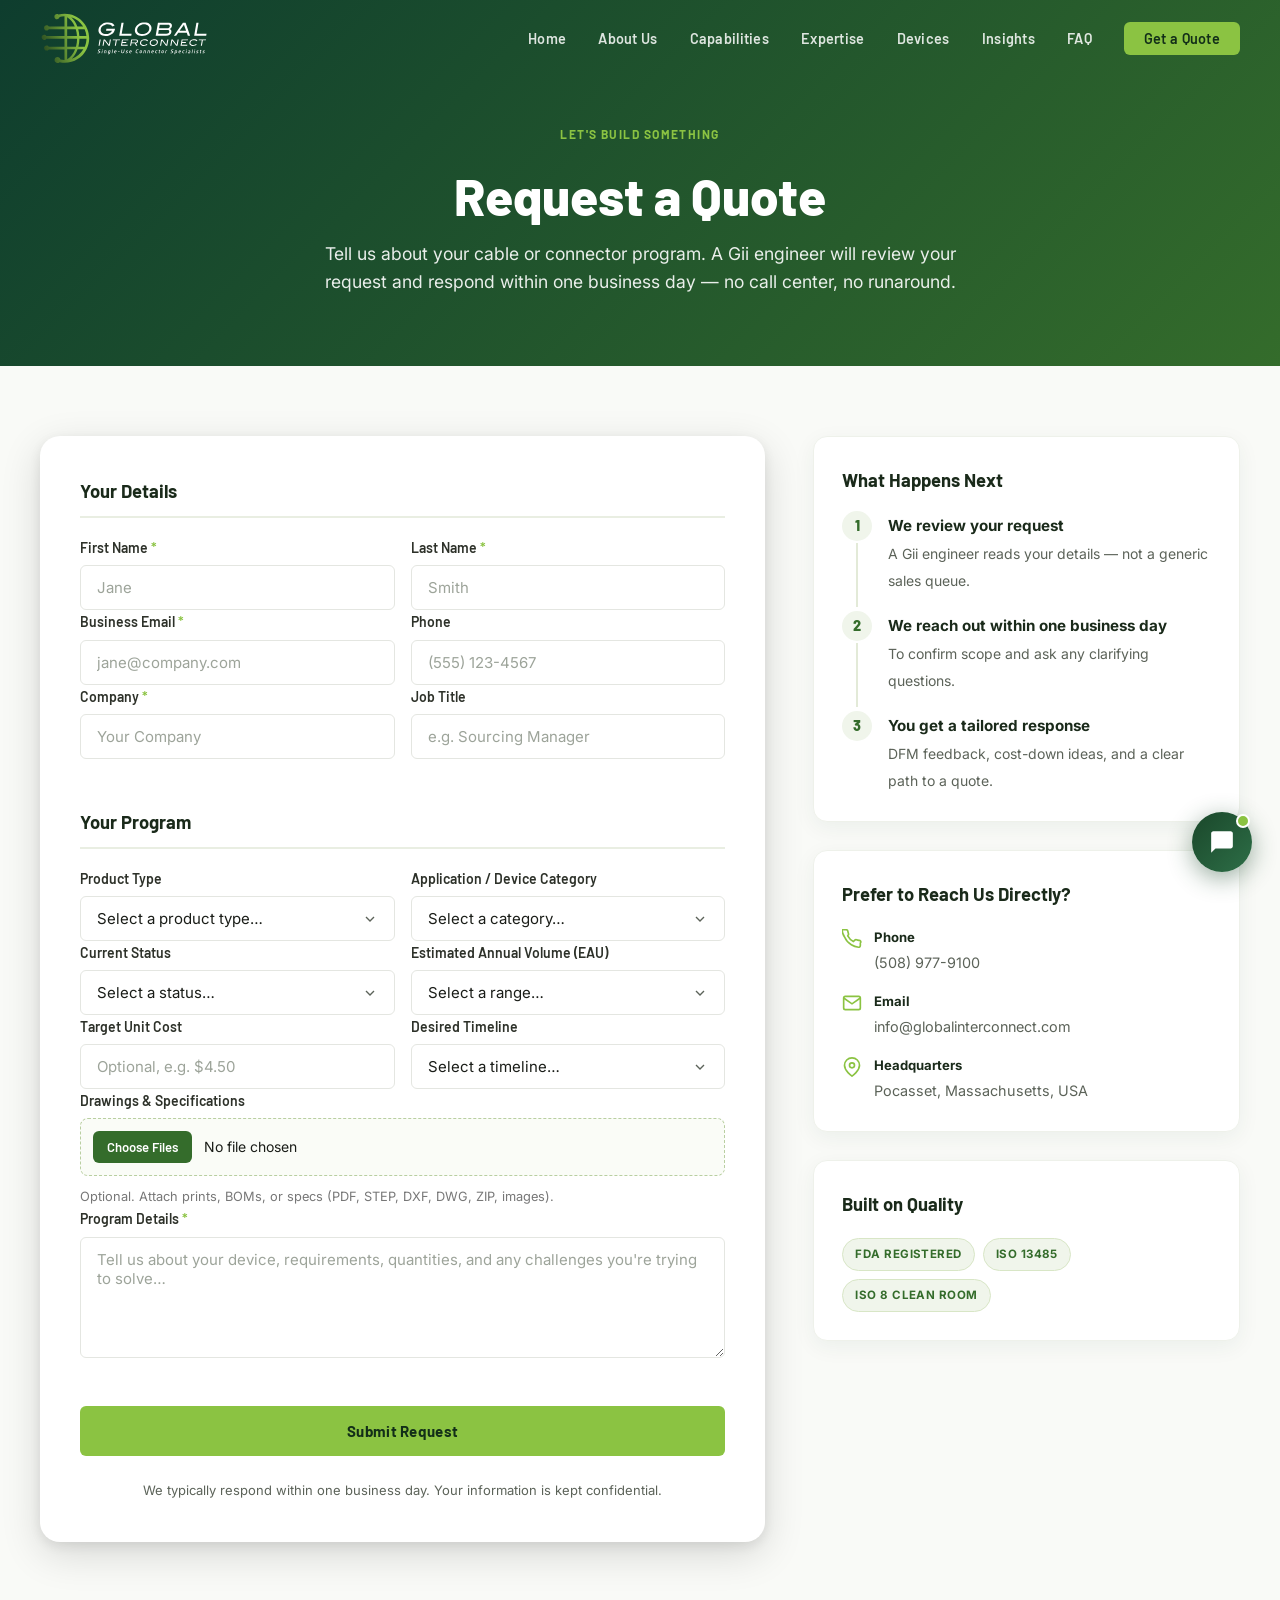
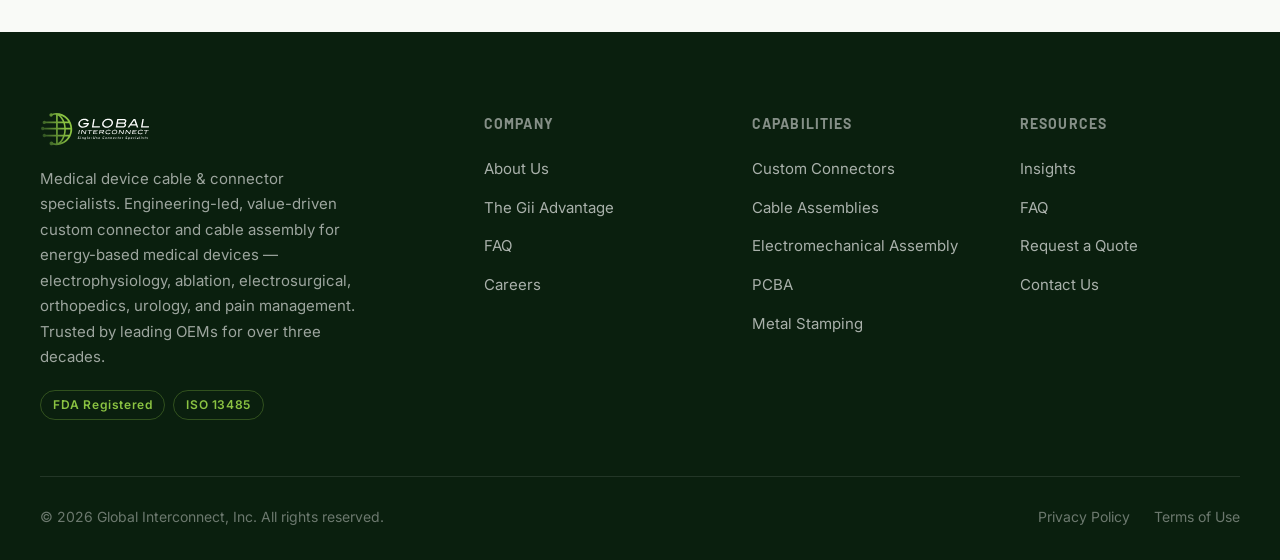
<file: quote.html>
<!DOCTYPE html>
<html lang="en">
<head>
  <meta charset="UTF-8" />
  <meta name="viewport" content="width=device-width, initial-scale=1.0" />
  <meta name="description" content="Request a quote from Global Interconnect, Inc. (Gii) — medical cable and connector specialists. Tell us about your program and a Gii engineer will respond within one business day." />
  <title>Request a Quote | Global Interconnect, Inc.</title>
  <link rel="icon" type="image/png" href="assets/images/favicon.png" />
  <link rel="stylesheet" href="assets/css/style.css" />
  <link rel="preconnect" href="https://fonts.googleapis.com" />
  <link rel="preconnect" href="https://fonts.gstatic.com" crossorigin />
  <link href="https://fonts.googleapis.com/css2?family=Inter:wght@300;400;500;600;700;800&family=Barlow:wght@400;500;600;700;800&display=swap" rel="stylesheet" />

  <style>
    /* ===== QUOTE HERO ===== */
    .quote-hero {
      position: relative;
      padding: 120px 0 70px;
      text-align: center;
      color: #fff;
      background: linear-gradient(135deg, #0e3d2e 0%, #346c2b 100%);
    }
    .quote-hero h1 {
      font-family: 'Barlow', sans-serif;
      font-size: clamp(2.2rem, 5vw, 3.2rem);
      font-weight: 800;
      margin: 10px 0 14px;
      line-height: 1.15;
    }
    .quote-hero p {
      max-width: 640px;
      margin: 0 auto;
      font-size: 1.1rem;
      line-height: 1.6;
      color: rgba(255,255,255,0.9);
    }
    .quote-hero .section-eyebrow { color: #8BC342; }

    /* ===== LAYOUT ===== */
    .quote-section { padding: 70px 0 90px; background: #f9faf7; }
    .quote-layout {
      display: grid;
      grid-template-columns: 1.7fr 1fr;
      gap: 48px;
      align-items: start;
    }

    /* form groupings */
    .quote-form fieldset { border: 0; padding: 0; margin: 0 0 28px; }
    .quote-form legend {
      font-family: 'Barlow', sans-serif;
      font-size: 1.15rem;
      font-weight: 700;
      color: #1a2a1a;
      padding-bottom: 10px;
      margin-bottom: 18px;
      border-bottom: 2px solid #e9eee2;
      width: 100%;
    }
    .quote-form .form-hint {
      font-size: 0.8rem;
      color: #777;
      margin-top: 4px;
    }

    /* file upload */
    .file-field input[type="file"] {
      padding: 12px;
      background: #fafcf7;
      border: 1.5px dashed #b9cfa1;
      border-radius: 8px;
      cursor: pointer;
      font-size: 0.875rem;
      width: 100%;
    }
    .file-field input[type="file"]::file-selector-button {
      font-family: 'Barlow', sans-serif;
      font-weight: 600;
      font-size: 0.82rem;
      color: #fff;
      background: #346c2b;
      border: 0;
      border-radius: 6px;
      padding: 8px 14px;
      margin-right: 12px;
      cursor: pointer;
    }

    /* sidebar */
    .quote-aside { position: sticky; top: 100px; display: flex; flex-direction: column; gap: 28px; }
    .aside-card {
      background: #fff;
      border: 1px solid #eef1ea;
      border-radius: 14px;
      padding: 28px;
      box-shadow: 0 6px 22px rgba(14,61,46,0.06);
    }
    .aside-card h3 {
      font-family: 'Barlow', sans-serif;
      font-size: 1.15rem;
      font-weight: 700;
      color: #1a2a1a;
      margin: 0 0 18px;
    }
    .steps { list-style: none; margin: 0; padding: 0; counter-reset: step; }
    .steps li {
      position: relative;
      padding: 0 0 20px 46px;
      counter-increment: step;
    }
    .steps li:last-child { padding-bottom: 0; }
    .steps li::before {
      content: counter(step);
      position: absolute;
      left: 0; top: -2px;
      width: 30px; height: 30px;
      background: #f0f5eb;
      color: #346c2b;
      font-family: 'Barlow', sans-serif;
      font-weight: 800;
      border-radius: 50%;
      display: flex; align-items: center; justify-content: center;
      font-size: 0.9rem;
    }
    .steps li:not(:last-child)::after {
      content: "";
      position: absolute;
      left: 14px; top: 30px; bottom: 6px;
      width: 2px;
      background: #e3ead8;
    }
    .steps strong { display: block; color: #1a2a1a; font-size: 0.95rem; margin-bottom: 2px; }
    .steps span { color: #5c6359; font-size: 0.875rem; line-height: 1.5; }

    .aside-contact-item { display: flex; gap: 12px; align-items: flex-start; margin-bottom: 16px; }
    .aside-contact-item:last-child { margin-bottom: 0; }
    .aside-contact-item svg { width: 20px; height: 20px; color: #8BC342; flex-shrink: 0; margin-top: 2px; }
    .aside-contact-item strong { display: block; font-size: 0.82rem; color: #1a2a1a; }
    .aside-contact-item a, .aside-contact-item span { color: #5c6359; font-size: 0.9rem; text-decoration: none; }
    .aside-contact-item a:hover { color: #346c2b; }

    .aside-certs { display: flex; flex-wrap: wrap; gap: 8px; }
    .aside-certs span {
      font-size: 0.72rem; font-weight: 700; letter-spacing: 0.04em;
      text-transform: uppercase; color: #346c2b;
      background: #f0f5eb; border: 1px solid #d8e6c6;
      padding: 6px 12px; border-radius: 20px;
    }

    .form-success {
      display: none;
      align-items: center;
      gap: 10px;
      background: #f0f5eb;
      border: 1px solid #8BC342;
      color: #2c5523;
      border-radius: 10px;
      padding: 16px 18px;
      font-weight: 600;
      margin-top: 8px;
    }
    .form-success:not([hidden]) { display: flex; }
    .form-success svg { width: 22px; height: 22px; flex-shrink: 0; }

    @media (max-width: 900px) {
      .quote-layout { grid-template-columns: 1fr; gap: 36px; }
      .quote-aside { position: static; }
    }
  </style>
</head>
<body>

  <!-- ===== NAVIGATION ===== -->
  <header class="site-header" id="site-header">
    <nav class="nav-container">
      <a href="index.html" class="nav-logo">
        <img src="assets/images/logos/logo-white.svg" alt="Global Interconnect, Inc." class="logo-img" />
      </a>
      <button class="nav-toggle" id="nav-toggle" aria-label="Toggle navigation">
        <span></span><span></span><span></span>
      </button>
      <ul class="nav-links" id="nav-links">
        <li><a href="index.html">Home</a></li>
        <li><a href="about.html">About Us</a></li>
        <li><a href="capabilities.html">Capabilities</a></li>
        <li><a href="expertise.html">Expertise</a></li>
        <li><a href="devices.html">Devices</a></li>
        <li><a href="insights.html">Insights</a></li>
        <li><a href="faq.html">FAQ</a></li>
        <li><a href="quote.html" class="nav-cta">Get a Quote</a></li>
      </ul>
    </nav>
  </header>

  <!-- ===== HERO ===== -->
  <section class="quote-hero">
    <div class="container">
      <span class="section-eyebrow">Let's Build Something</span>
      <h1>Request a Quote</h1>
      <p>Tell us about your cable or connector program. A Gii engineer will review your request and respond within one business day — no call center, no runaround.</p>
    </div>
  </section>

  <!-- ===== QUOTE FORM ===== -->
  <section class="quote-section">
    <div class="container">
      <div class="quote-layout">

        <!-- FORM -->
        <div class="contact-form-wrap">
          <form class="contact-form quote-form" id="contact-form" novalidate enctype="multipart/form-data">

            <fieldset>
              <legend>Your Details</legend>
              <div class="form-row">
                <div class="form-group">
                  <label for="first-name">First Name <span class="required">*</span></label>
                  <input type="text" id="first-name" name="first_name" placeholder="Jane" required />
                </div>
                <div class="form-group">
                  <label for="last-name">Last Name <span class="required">*</span></label>
                  <input type="text" id="last-name" name="last_name" placeholder="Smith" required />
                </div>
              </div>
              <div class="form-row">
                <div class="form-group">
                  <label for="email">Business Email <span class="required">*</span></label>
                  <input type="email" id="email" name="email" placeholder="jane@company.com" required />
                </div>
                <div class="form-group">
                  <label for="phone">Phone</label>
                  <input type="tel" id="phone" name="phone" placeholder="(555) 123-4567" />
                </div>
              </div>
              <div class="form-row">
                <div class="form-group">
                  <label for="company">Company <span class="required">*</span></label>
                  <input type="text" id="company" name="company" placeholder="Your Company" required />
                </div>
                <div class="form-group">
                  <label for="job-title">Job Title</label>
                  <input type="text" id="job-title" name="job_title" placeholder="e.g. Sourcing Manager" />
                </div>
              </div>
            </fieldset>

            <fieldset>
              <legend>Your Program</legend>
              <div class="form-row">
                <div class="form-group">
                  <label for="product-type">Product Type</label>
                  <select id="product-type" name="product_type">
                    <option value="">Select a product type…</option>
                    <option value="custom-connector">Custom Connector</option>
                    <option value="cable-assembly">Cable Assembly</option>
                    <option value="electromechanical">Electromechanical Assembly</option>
                    <option value="pcba">PCBA</option>
                    <option value="metal-stamping">Metal Stamping</option>
                    <option value="multiple">Multiple / Full Device</option>
                    <option value="not-sure">Not Sure Yet</option>
                  </select>
                </div>
                <div class="form-group">
                  <label for="device-category">Application / Device Category</label>
                  <select id="device-category" name="device_category">
                    <option value="">Select a category…</option>
                    <option value="energy-based">Energy-Based Devices</option>
                    <option value="diagnostic-imaging">Diagnostic Imaging</option>
                    <option value="surgical-instruments">Surgical Instruments</option>
                    <option value="robotics">Robotics &amp; Navigation</option>
                    <option value="patient-monitoring">Patient Monitoring</option>
                    <option value="pain-management">Pain Management</option>
                    <option value="industrial">Industrial / Commercial</option>
                    <option value="other">Other</option>
                  </select>
                </div>
              </div>
              <div class="form-row">
                <div class="form-group">
                  <label for="manufacturing-status">Current Status</label>
                  <select id="manufacturing-status" name="manufacturing_status">
                    <option value="">Select a status…</option>
                    <option value="new-design">New Design</option>
                    <option value="transfer">Transfer from Another Manufacturer</option>
                    <option value="second-source">Second Source</option>
                    <option value="cost-down">Cost-Down of Existing Part</option>
                    <option value="not-sure">Not Sure Yet</option>
                  </select>
                </div>
                <div class="form-group">
                  <label for="annual-volume">Estimated Annual Volume (EAU)</label>
                  <select id="annual-volume" name="annual_volume">
                    <option value="">Select a range…</option>
                    <option value="under-10k">Under 10,000 units</option>
                    <option value="10k-50k">10,000 – 50,000 units</option>
                    <option value="50k-250k">50,000 – 250,000 units</option>
                    <option value="250k-plus">250,000+ units</option>
                    <option value="not-sure">Not Sure Yet</option>
                  </select>
                </div>
              </div>
              <div class="form-row">
                <div class="form-group">
                  <label for="target-cost">Target Unit Cost</label>
                  <input type="text" id="target-cost" name="target_cost" placeholder="Optional, e.g. $4.50" />
                </div>
                <div class="form-group">
                  <label for="timeline">Desired Timeline</label>
                  <select id="timeline" name="timeline">
                    <option value="">Select a timeline…</option>
                    <option value="asap">As soon as possible</option>
                    <option value="1-3-months">1 – 3 months</option>
                    <option value="3-6-months">3 – 6 months</option>
                    <option value="6-plus-months">6+ months</option>
                    <option value="exploring">Just exploring</option>
                  </select>
                </div>
              </div>
              <div class="form-group file-field">
                <label for="drawings">Drawings &amp; Specifications</label>
                <input type="file" id="drawings" name="drawings" multiple accept=".pdf,.dxf,.dwg,.step,.stp,.igs,.iges,.zip,.png,.jpg,.jpeg" />
                <p class="form-hint">Optional. Attach prints, BOMs, or specs (PDF, STEP, DXF, DWG, ZIP, images).</p>
              </div>
              <div class="form-group">
                <label for="message">Program Details <span class="required">*</span></label>
                <textarea id="message" name="message" rows="5" placeholder="Tell us about your device, requirements, quantities, and any challenges you're trying to solve…" required></textarea>
              </div>
            </fieldset>

            <button type="submit" class="btn btn-primary btn-full" id="form-submit">
              <span class="btn-text">Submit Request</span>
              <span class="btn-loading" hidden>Sending…</span>
            </button>
            <p class="form-note">We typically respond within one business day. Your information is kept confidential.</p>
            <div class="form-success" id="form-success" hidden>
              <svg viewBox="0 0 24 24" fill="none" stroke="currentColor" stroke-width="2"><path d="M22 11.08V12a10 10 0 11-5.93-9.14"/><polyline points="22 4 12 14.01 9 11.01"/></svg>
              Thank you — your request has been received. A Gii engineer will be in touch within one business day.
            </div>
          </form>
        </div>

        <!-- SIDEBAR -->
        <aside class="quote-aside">
          <div class="aside-card">
            <h3>What Happens Next</h3>
            <ol class="steps">
              <li><strong>We review your request</strong><span>A Gii engineer reads your details — not a generic sales queue.</span></li>
              <li><strong>We reach out within one business day</strong><span>To confirm scope and ask any clarifying questions.</span></li>
              <li><strong>You get a tailored response</strong><span>DFM feedback, cost-down ideas, and a clear path to a quote.</span></li>
            </ol>
          </div>

          <div class="aside-card">
            <h3>Prefer to Reach Us Directly?</h3>
            <div class="aside-contact-item">
              <svg viewBox="0 0 24 24" fill="none" stroke="currentColor" stroke-width="2"><path d="M22 16.92v3a2 2 0 01-2.18 2 19.79 19.79 0 01-8.63-3.07A19.5 19.5 0 013.07 9.61a19.79 19.79 0 01-3.07-8.68A2 2 0 012 .87h3a2 2 0 012 1.72c.127.96.361 1.903.7 2.81a2 2 0 01-.45 2.11L6.91 8.34a16 16 0 006.72 6.72l1.74-1.74a2 2 0 012.11-.45c.907.339 1.85.573 2.81.7A2 2 0 0122 16.92z"/></svg>
              <div><strong>Phone</strong><a href="tel:+15089779100">(508) 977-9100</a></div>
            </div>
            <div class="aside-contact-item">
              <svg viewBox="0 0 24 24" fill="none" stroke="currentColor" stroke-width="2"><path d="M4 4h16c1.1 0 2 .9 2 2v12c0 1.1-.9 2-2 2H4c-1.1 0-2-.9-2-2V6c0-1.1.9-2 2-2z"/><polyline points="22,6 12,13 2,6"/></svg>
              <div><strong>Email</strong><a href="mailto:info@globalinterconnect.com">info@globalinterconnect.com</a></div>
            </div>
            <div class="aside-contact-item">
              <svg viewBox="0 0 24 24" fill="none" stroke="currentColor" stroke-width="2"><path d="M21 10c0 7-9 13-9 13s-9-6-9-13a9 9 0 0118 0z"/><circle cx="12" cy="10" r="3"/></svg>
              <div><strong>Headquarters</strong><span>Pocasset, Massachusetts, USA</span></div>
            </div>
          </div>

          <div class="aside-card">
            <h3>Built on Quality</h3>
            <div class="aside-certs">
              <span>FDA Registered</span>
              <span>ISO 13485</span>
              <span>ISO 8 Clean Room</span>
            </div>
          </div>
        </aside>

      </div>
    </div>
  </section>

  <!-- ===== FOOTER ===== -->
  <footer class="site-footer">
    <div class="container">
      <div class="footer-grid">
        <div class="footer-brand">
          <img src="assets/images/logos/logo-white.svg" alt="Global Interconnect, Inc." class="footer-logo" />
          <p>Medical device cable &amp; connector specialists. Engineering-led, value-driven custom connector and cable assembly for energy-based medical devices — electrophysiology, ablation, electrosurgical, orthopedics, urology, and pain management. Trusted by leading OEMs for over three decades.</p>
          <div class="footer-certs">
            <span>FDA Registered</span>
            <span>ISO 13485</span>
          </div>
        </div>
        <div class="footer-nav-col">
          <h4>Company</h4>
          <ul>
            <li><a href="about.html">About Us</a></li>
            <li><a href="index.html#advantage">The Gii Advantage</a></li>
            <li><a href="faq.html">FAQ</a></li>
            <li><a href="https://www.globalinterconnect.com/careers/" target="_blank" rel="noopener">Careers</a></li>
          </ul>
        </div>
        <div class="footer-nav-col">
          <h4>Capabilities</h4>
          <ul>
            <li><a href="capabilities.html">Custom Connectors</a></li>
            <li><a href="capabilities.html">Cable Assemblies</a></li>
            <li><a href="capabilities.html">Electromechanical Assembly</a></li>
            <li><a href="capabilities.html">PCBA</a></li>
            <li><a href="capabilities.html">Metal Stamping</a></li>
          </ul>
        </div>
        <div class="footer-nav-col">
          <h4>Resources</h4>
          <ul>
            <li><a href="insights.html">Insights</a></li>
            <li><a href="faq.html">FAQ</a></li>
            <li><a href="quote.html">Request a Quote</a></li>
            <li><a href="index.html#contact">Contact Us</a></li>
          </ul>
        </div>
      </div>
      <div class="footer-bottom">
        <p>&copy; <span id="year"></span> Global Interconnect, Inc. All rights reserved.</p>
        <div class="footer-bottom-links">
          <a href="#">Privacy Policy</a>
          <a href="#">Terms of Use</a>
        </div>
      </div>
    </div>
  </footer>

  <script src="assets/js/main.js"></script>
  <script src="assets/js/chatbot.js"></script>
</body>
</html>
</file>
<file: assets/css/style.css>
/* =========================================
   GLOBAL INTERCONNECT, INC. — SITE STYLES
   Brand: #122E18 (dark green) | #8BC342 (accent)
   ========================================= */

/* --- Variables --- */
:root {
  --green-dark:    #122E18;
  --green-accent:  #8BC342;
  --green-mid:     #1e4a28;
  --green-light:   #d4edba;
  --black:         #0C0D0D;
  --white:         #FFFFFF;
  --gray-50:       #F8F9FA;
  --gray-100:      #F2F3F1;
  --gray-200:      #E4E6E1;
  --gray-400:      #9DA49A;
  --gray-600:      #5C6359;
  --gray-800:      #2D3129;
  --text:          #1a1d18;
  --text-muted:    #5C6359;

  --font-body:     'Inter', system-ui, sans-serif;
  --font-display:  'Barlow', 'Inter', system-ui, sans-serif;

  --radius:        6px;
  --radius-lg:     12px;
  --radius-xl:     20px;
  --shadow-sm:     0 1px 3px rgba(0,0,0,.08), 0 1px 2px rgba(0,0,0,.05);
  --shadow-md:     0 4px 16px rgba(0,0,0,.10), 0 2px 4px rgba(0,0,0,.06);
  --shadow-lg:     0 12px 40px rgba(0,0,0,.14), 0 4px 12px rgba(0,0,0,.08);

  --max-w:         1200px;
  --section-pad:   96px;
  --nav-h:         76px;
  --transition:    0.25s ease;
}

/* --- Reset & Base --- */
*, *::before, *::after { box-sizing: border-box; margin: 0; padding: 0; }

html {
  font-size: 16px;
  scroll-behavior: smooth;
  -webkit-font-smoothing: antialiased;
}

body {
  font-family: var(--font-body);
  color: var(--text);
  background: var(--white);
  line-height: 1.65;
  overflow-x: hidden;
}

img { display: block; max-width: 100%; height: auto; }
a { color: inherit; text-decoration: none; }
ul { list-style: none; }
button { cursor: pointer; border: none; background: none; font: inherit; }

/* --- Utility --- */
.container {
  width: min(var(--max-w), 100% - 2 * clamp(1rem, 4vw, 2.5rem));
  margin-inline: auto;
}

.section-pad { padding-block: var(--section-pad); }

.bg-light   { background: var(--gray-100); }
.bg-dark    { background: var(--green-dark); }

.section-eyebrow {
  display: inline-block;
  font-family: var(--font-display);
  font-size: .75rem;
  font-weight: 700;
  letter-spacing: .12em;
  text-transform: uppercase;
  color: var(--green-accent);
  margin-bottom: .75rem;
}
.section-eyebrow.light { color: var(--green-accent); }

.section-title {
  font-family: var(--font-display);
  font-size: clamp(1.75rem, 3.5vw, 2.5rem);
  font-weight: 800;
  line-height: 1.2;
  color: var(--text);
  margin-bottom: 1rem;
}
.section-title.light { color: var(--white); }

.section-desc {
  font-size: 1.0625rem;
  color: var(--text-muted);
  max-width: 60ch;
  margin-inline: auto;
}

.section-header {
  text-align: center;
  margin-bottom: 3.5rem;
}
.section-header .section-title { margin-bottom: .75rem; }

.light-text { color: rgba(255,255,255,.75); }

.accent { color: var(--green-accent); }

/* --- Buttons --- */
.btn {
  display: inline-flex;
  align-items: center;
  gap: .5rem;
  padding: .8125rem 1.75rem;
  border-radius: var(--radius);
  font-family: var(--font-display);
  font-weight: 700;
  font-size: .9375rem;
  letter-spacing: .02em;
  transition: all var(--transition);
  white-space: nowrap;
}

.btn-primary {
  background: var(--green-accent);
  color: var(--green-dark);
}
.btn-primary:hover {
  background: #9bd452;
  transform: translateY(-1px);
  box-shadow: var(--shadow-md);
}

.btn-outline {
  border: 2px solid rgba(255,255,255,.5);
  color: var(--white);
}
.btn-outline:hover {
  border-color: var(--white);
  background: rgba(255,255,255,.1);
}

.btn-secondary {
  border: 2px solid var(--green-dark);
  color: var(--green-dark);
}
.btn-secondary:hover {
  background: var(--green-dark);
  color: var(--white);
}

.btn-full { width: 100%; justify-content: center; }

/* =========================================
   NAVIGATION
   ========================================= */

.site-header {
  position: fixed;
  top: 0;
  left: 0;
  right: 0;
  z-index: 1000;
  transition: background var(--transition), box-shadow var(--transition);
  background: transparent;
}

.site-header.scrolled {
  background: var(--green-dark);
  box-shadow: 0 2px 20px rgba(0,0,0,.25);
}

.nav-container {
  display: flex;
  align-items: center;
  justify-content: space-between;
  height: var(--nav-h);
  width: min(var(--max-w), 100% - 2 * clamp(1rem, 4vw, 2.5rem));
  margin-inline: auto;
}

.nav-logo { display: flex; align-items: center; flex-shrink: 0; }
.logo-img { height: 52px; width: auto; }

.nav-links {
  display: flex;
  align-items: center;
  gap: 2rem;
}

.nav-links a {
  font-family: var(--font-display);
  font-weight: 600;
  font-size: .9rem;
  color: rgba(255,255,255,.85);
  letter-spacing: .02em;
  transition: color var(--transition);
  position: relative;
}
.nav-links a:hover { color: var(--white); }

.nav-links a::after {
  content: '';
  position: absolute;
  bottom: -4px;
  left: 0;
  width: 0;
  height: 2px;
  background: var(--green-accent);
  transition: width var(--transition);
}
.nav-links a:hover::after { width: 100%; }

.nav-cta {
  padding: .5rem 1.25rem !important;
  background: var(--green-accent) !important;
  color: var(--green-dark) !important;
  border-radius: var(--radius) !important;
}
.nav-cta:hover { background: #9bd452 !important; }
.nav-cta::after { display: none !important; }

.nav-toggle {
  display: none;
  flex-direction: column;
  gap: 5px;
  padding: 4px;
}
.nav-toggle span {
  display: block;
  width: 24px;
  height: 2px;
  background: var(--white);
  border-radius: 2px;
  transition: all var(--transition);
}

/* =========================================
   HERO
   ========================================= */

.hero {
  position: relative;
  min-height: 100vh;
  display: flex;
  align-items: center;
  overflow: hidden;
}

.hero-bg {
  position: absolute;
  inset: 0;
}
.hero-bg-video {
  position: absolute;
  inset: 0;
  width: 100%;
  height: 100%;
  object-fit: cover;
  object-position: center;
  display: block;
}
.hero-overlay {
  position: absolute;
  inset: 0;
  background: linear-gradient(
    135deg,
    rgba(12, 30, 18, .92) 0%,
    rgba(18, 46, 24, .80) 60%,
    rgba(12, 30, 18, .65) 100%
  );
}

.hero-content {
  position: relative;
  z-index: 2;
  width: min(var(--max-w), 100% - 2 * clamp(1rem, 4vw, 2.5rem));
  margin-inline: auto;
  padding-block: calc(var(--nav-h) + 2rem) 6rem;
  max-width: 760px;
}

.hero-badge {
  display: inline-block;
  padding: .375rem 1rem;
  background: rgba(139,195,66,.15);
  border: 1px solid rgba(139,195,66,.4);
  border-radius: 100px;
  color: var(--green-accent);
  font-family: var(--font-display);
  font-size: .8125rem;
  font-weight: 700;
  letter-spacing: .08em;
  text-transform: uppercase;
  margin-bottom: 1.5rem;
}

.hero-headline {
  font-family: var(--font-display);
  font-size: clamp(2.5rem, 6vw, 4.5rem);
  font-weight: 800;
  line-height: 1.05;
  color: var(--white);
  margin-bottom: 1.5rem;
}

.hero-sub {
  font-size: clamp(1rem, 2vw, 1.1875rem);
  color: rgba(255,255,255,.75);
  max-width: 52ch;
  margin-bottom: 2.5rem;
  line-height: 1.7;
}

.hero-actions {
  display: flex;
  gap: 1rem;
  flex-wrap: wrap;
}

.hero-scroll-indicator {
  position: absolute;
  bottom: 2.5rem;
  left: 50%;
  transform: translateX(-50%);
  display: flex;
  flex-direction: column;
  align-items: center;
  gap: .5rem;
  color: rgba(255,255,255,.5);
  font-size: .75rem;
  font-family: var(--font-display);
  letter-spacing: .1em;
  text-transform: uppercase;
  z-index: 2;
}
.scroll-line {
  width: 1px;
  height: 40px;
  background: linear-gradient(to bottom, rgba(255,255,255,.4), transparent);
  animation: scrollPulse 2s ease-in-out infinite;
}
@keyframes scrollPulse {
  0%, 100% { opacity: .4; }
  50% { opacity: 1; }
}

/* =========================================
   STATS BAR
   ========================================= */

.stats-bar {
  background: var(--green-dark);
  padding-block: 2.5rem;
  border-top: 3px solid var(--green-accent);
}

.stats-container {
  width: min(var(--max-w), 100% - 2 * clamp(1rem, 4vw, 2.5rem));
  margin-inline: auto;
  display: flex;
  align-items: center;
  justify-content: space-around;
  gap: 1.5rem;
  flex-wrap: wrap;
}

.stat-item {
  display: flex;
  flex-direction: column;
  align-items: center;
  gap: .25rem;
  text-align: center;
}

.stat-number {
  font-family: var(--font-display);
  font-size: clamp(1.75rem, 3vw, 2.5rem);
  font-weight: 800;
  color: var(--white);
  line-height: 1;
}
.stat-plus, .stat-unit {
  font-size: .65em;
  color: var(--green-accent);
}

.stat-label {
  font-size: .8125rem;
  color: rgba(255,255,255,.6);
  font-weight: 500;
  letter-spacing: .04em;
  text-transform: uppercase;
}

.stat-divider {
  width: 1px;
  height: 40px;
  background: rgba(255,255,255,.15);
  flex-shrink: 0;
}

/* =========================================
   INTRO
   ========================================= */

.intro-grid {
  display: grid;
  grid-template-columns: 1fr 1fr;
  gap: 5rem;
  align-items: center;
}

.intro-text p {
  color: var(--text-muted);
  margin-bottom: 1.25rem;
  font-size: 1.0625rem;
}

.intro-text .btn { margin-top: 1rem; }

.intro-image {
  position: relative;
  border-radius: var(--radius-xl);
  overflow: hidden;
  box-shadow: var(--shadow-lg);
}
.intro-image img {
  width: 100%;
  height: 480px;
  object-fit: cover;
}

.intro-cert-badge {
  position: absolute;
  bottom: 1.5rem;
  left: 1.5rem;
  right: 1.5rem;
  display: flex;
  gap: .75rem;
}

.cert-item {
  flex: 1;
  display: flex;
  align-items: center;
  gap: .5rem;
  padding: .75rem 1rem;
  background: rgba(12,46,24,.92);
  backdrop-filter: blur(8px);
  border: 1px solid rgba(139,195,66,.25);
  border-radius: var(--radius);
  color: var(--white);
  font-size: .8125rem;
  font-weight: 600;
  line-height: 1.3;
}
.cert-item svg {
  width: 20px;
  height: 20px;
  flex-shrink: 0;
  color: var(--green-accent);
}

/* =========================================
   CAPABILITIES
   ========================================= */

.capabilities-grid {
  display: grid;
  grid-template-columns: repeat(3, 1fr);
  gap: 1.5rem;
}

.cap-card {
  background: var(--white);
  border-radius: var(--radius-lg);
  overflow: hidden;
  box-shadow: var(--shadow-sm);
  border: 1px solid var(--gray-200);
  transition: transform var(--transition), box-shadow var(--transition);
}
.cap-card:hover {
  transform: translateY(-4px);
  box-shadow: var(--shadow-lg);
}

.cap-card-img {
  height: 200px;
  overflow: hidden;
}
.cap-card-img img {
  width: 100%;
  height: 100%;
  object-fit: cover;
  transition: transform .5s ease;
}
.cap-card:hover .cap-card-img img { transform: scale(1.05); }

.cap-card-body {
  padding: 1.5rem;
}
.cap-card-body h3 {
  font-family: var(--font-display);
  font-size: 1.125rem;
  font-weight: 700;
  color: var(--green-dark);
  margin-bottom: .625rem;
}
.cap-card-body p {
  font-size: .9375rem;
  color: var(--text-muted);
  line-height: 1.6;
}

.cap-card-cta {
  background: var(--green-dark);
  border-color: var(--green-dark);
  display: flex;
  align-items: center;
  justify-content: center;
}
.cap-cta-content {
  padding: 2rem;
  text-align: center;
}
.cap-cta-content h3 {
  font-family: var(--font-display);
  font-size: 1.25rem;
  font-weight: 700;
  color: var(--white);
  margin-bottom: .75rem;
}
.cap-cta-content p {
  color: rgba(255,255,255,.7);
  font-size: .9375rem;
  margin-bottom: 1.5rem;
  line-height: 1.6;
}

/* =========================================
   ADVANTAGE
   ========================================= */

.advantage-grid {
  display: grid;
  grid-template-columns: 1fr 1fr;
  gap: 5rem;
  align-items: center;
}

.advantage-list {
  display: flex;
  flex-direction: column;
  gap: 1.75rem;
  margin-top: 2rem;
}

.advantage-item {
  display: flex;
  gap: 1rem;
  align-items: flex-start;
}

.advantage-icon {
  flex-shrink: 0;
  width: 42px;
  height: 42px;
  background: rgba(139,195,66,.12);
  border-radius: var(--radius);
  display: flex;
  align-items: center;
  justify-content: center;
  margin-top: .125rem;
}
.advantage-icon svg {
  width: 20px;
  height: 20px;
  color: var(--green-accent);
}

.advantage-item h4 {
  font-family: var(--font-display);
  font-size: 1rem;
  font-weight: 700;
  color: var(--white);
  margin-bottom: .375rem;
}
.advantage-item p {
  font-size: .9375rem;
  color: rgba(255,255,255,.65);
  line-height: 1.65;
}

.advantage-visual {
  position: relative;
  border-radius: var(--radius-xl);
  overflow: hidden;
}
.advantage-visual img {
  width: 100%;
  height: 520px;
  object-fit: cover;
}

.advantage-overlay-card {
  position: absolute;
  bottom: 1.5rem;
  right: 1.5rem;
  background: var(--green-accent);
  border-radius: var(--radius-lg);
  padding: 1.25rem 1.75rem;
  text-align: center;
}
.overlay-num {
  display: block;
  font-family: var(--font-display);
  font-size: 2rem;
  font-weight: 800;
  color: var(--green-dark);
  line-height: 1;
}
.overlay-label {
  display: block;
  font-size: .8125rem;
  font-weight: 600;
  color: var(--green-dark);
  margin-top: .25rem;
}

/* =========================================
   GLOBAL REACH / LOCATIONS
   ========================================= */

.locations-section {
  position: relative;
  background: #0b2e1a;
  overflow: hidden;
  padding: 80px 0 60px;
}

/* Full-bleed map behind everything */
.map-bg-wrap {
  position: absolute;
  inset: 0;
  display: flex;
  align-items: center;
  justify-content: center;
}
.map-bg-img {
  width: 100%;
  height: 100%;
  object-fit: cover;
  object-position: center;
  opacity: 0.18;
  /* Tint land masses to match brand palette */
  filter: invert(1) sepia(1) saturate(2) hue-rotate(70deg);
}

/* Content layer sits above the map */
.locations-overlay {
  position: relative;
  z-index: 1;
}

.locations-header {
  text-align: center;
  margin-bottom: 48px;
}
.locations-header .section-eyebrow {
  color: var(--green-accent);
}
.locations-header .section-title {
  color: #ffffff;
}

/* 4-column card row */
.locations-cards {
  display: grid;
  grid-template-columns: repeat(4, 1fr);
  gap: 24px;
}

.loc-card {
  background: rgba(255, 255, 255, 0.06);
  border: 1px solid rgba(139, 195, 66, 0.25);
  border-radius: var(--radius-lg);
  padding: 28px 24px;
  backdrop-filter: blur(4px);
}
.loc-card-label {
  font-size: 0.7rem;
  font-weight: 700;
  letter-spacing: 0.12em;
  text-transform: uppercase;
  color: var(--green-accent);
  margin-bottom: 8px;
}
.loc-card h3 {
  font-size: 1.05rem;
  font-weight: 700;
  color: #ffffff;
  margin-bottom: 10px;
}
.loc-card p {
  font-size: 0.875rem;
  color: rgba(255,255,255,0.65);
  line-height: 1.6;
  margin: 0;
}

@media (max-width: 900px) {
  .locations-cards {
    grid-template-columns: repeat(2, 1fr);
  }
}
@media (max-width: 480px) {
  .locations-cards {
    grid-template-columns: 1fr;
  }
}

/* =========================================
   QUALITY
   ========================================= */

.quality-grid {
  display: grid;
  grid-template-columns: 1fr 1fr;
  gap: 5rem;
  align-items: start;
}

.quality-text p {
  color: var(--text-muted);
  margin-bottom: 1.25rem;
  font-size: 1.0625rem;
}
.quality-text .btn { margin-top: .5rem; }

.quality-certs {
  display: grid;
  grid-template-columns: 1fr 1fr;
  gap: 1.25rem;
}

.cert-card {
  background: var(--white);
  border: 1px solid var(--gray-200);
  border-radius: var(--radius-lg);
  padding: 1.5rem;
  transition: box-shadow var(--transition), transform var(--transition);
}
.cert-card:hover {
  box-shadow: var(--shadow-md);
  transform: translateY(-2px);
}

.cert-icon {
  width: 44px;
  height: 44px;
  background: var(--green-light);
  border-radius: var(--radius);
  display: flex;
  align-items: center;
  justify-content: center;
  margin-bottom: 1rem;
}
.cert-icon svg {
  width: 22px;
  height: 22px;
  color: var(--green-dark);
}

.cert-card h3 {
  font-family: var(--font-display);
  font-size: 1rem;
  font-weight: 700;
  color: var(--green-dark);
  margin-bottom: .5rem;
}
.cert-card p {
  font-size: .875rem;
  color: var(--text-muted);
  line-height: 1.6;
}

/* =========================================
   RESOURCES
   ========================================= */

.resources-grid {
  display: grid;
  grid-template-columns: repeat(3, 1fr);
  gap: 1.5rem;
}

.resource-card {
  background: var(--white);
  border: 1px solid var(--gray-200);
  border-radius: var(--radius-lg);
  padding: 1.75rem;
  display: flex;
  flex-direction: column;
  gap: .75rem;
  transition: box-shadow var(--transition), transform var(--transition);
}
.resource-card:hover {
  box-shadow: var(--shadow-md);
  transform: translateY(-3px);
}

.resource-tag {
  display: inline-block;
  padding: .25rem .75rem;
  background: var(--green-light);
  color: var(--green-dark);
  border-radius: 100px;
  font-size: .75rem;
  font-weight: 700;
  letter-spacing: .05em;
  text-transform: uppercase;
  width: fit-content;
}

.resource-card h3 {
  font-family: var(--font-display);
  font-size: 1rem;
  font-weight: 700;
  color: var(--text);
  line-height: 1.4;
}
.resource-card h3 a:hover { color: var(--green-dark); }

.resource-card p {
  font-size: .9375rem;
  color: var(--text-muted);
  line-height: 1.6;
  flex: 1;
}

.resource-link {
  font-family: var(--font-display);
  font-size: .875rem;
  font-weight: 700;
  color: var(--green-accent);
  display: inline-flex;
  align-items: center;
  gap: .25rem;
  transition: gap var(--transition);
}
.resource-link:hover { gap: .5rem; color: #6fa832; }

/* =========================================
   CONTACT
   ========================================= */

.contact-grid {
  display: grid;
  grid-template-columns: 1fr 1.1fr;
  gap: 5rem;
  align-items: start;
}

.contact-info-list {
  display: flex;
  flex-direction: column;
  gap: 1.25rem;
  margin-top: 2rem;
}

.contact-info-item {
  display: flex;
  gap: 1rem;
  align-items: flex-start;
}
.contact-info-item svg {
  width: 20px;
  height: 20px;
  color: var(--green-accent);
  flex-shrink: 0;
  margin-top: .2rem;
}
.contact-info-item strong {
  display: block;
  font-family: var(--font-display);
  font-weight: 700;
  color: var(--white);
  font-size: .875rem;
  margin-bottom: .125rem;
}
.contact-info-item span,
.contact-info-item a {
  color: rgba(255,255,255,.65);
  font-size: .9375rem;
}
.contact-info-item a:hover { color: var(--green-accent); }

/* Contact Form */
.contact-form-wrap {
  background: var(--white);
  border-radius: var(--radius-xl);
  padding: 2.5rem;
  box-shadow: var(--shadow-lg);
}

.contact-form {
  display: flex;
  flex-direction: column;
  gap: 1.25rem;
}

.form-row {
  display: grid;
  grid-template-columns: 1fr 1fr;
  gap: 1rem;
}

.form-group {
  display: flex;
  flex-direction: column;
  gap: .375rem;
}

.form-group label {
  font-family: var(--font-display);
  font-size: .875rem;
  font-weight: 600;
  color: var(--gray-800);
}

.required { color: var(--green-accent); }

.form-group input,
.form-group select,
.form-group textarea {
  padding: .75rem 1rem;
  border: 1.5px solid var(--gray-200);
  border-radius: var(--radius);
  font-family: var(--font-body);
  font-size: .9375rem;
  color: var(--text);
  background: var(--white);
  transition: border-color var(--transition), box-shadow var(--transition);
  outline: none;
  width: 100%;
}
.form-group input:focus,
.form-group select:focus,
.form-group textarea:focus {
  border-color: var(--green-accent);
  box-shadow: 0 0 0 3px rgba(139,195,66,.15);
}
.form-group input::placeholder,
.form-group textarea::placeholder {
  color: var(--gray-400);
}
.form-group select {
  appearance: none;
  background-image: url("data:image/svg+xml,%3Csvg xmlns='http://www.w3.org/2000/svg' viewBox='0 0 24 24' fill='none' stroke='%235C6359' stroke-width='2'%3E%3Cpolyline points='6 9 12 15 18 9'/%3E%3C/svg%3E");
  background-repeat: no-repeat;
  background-position: right 1rem center;
  background-size: 16px;
  padding-right: 2.5rem;
}
.form-group textarea { resize: vertical; min-height: 120px; }

.form-note {
  font-size: .8125rem;
  color: var(--text-muted);
  text-align: center;
  margin-top: .25rem;
}

.form-success {
  display: flex;
  align-items: center;
  gap: .75rem;
  padding: 1rem 1.25rem;
  background: #e8f5da;
  border: 1px solid rgba(139,195,66,.4);
  border-radius: var(--radius);
  color: var(--green-dark);
  font-weight: 600;
}
.form-success svg {
  width: 20px;
  height: 20px;
  flex-shrink: 0;
  color: var(--green-accent);
}

/* =========================================
   FOOTER
   ========================================= */

.site-footer {
  background: #0a1f0e;
  color: var(--white);
  padding-top: 5rem;
  padding-bottom: 2rem;
}

.footer-grid {
  display: grid;
  grid-template-columns: 1.8fr 1fr 1fr 1fr;
  gap: 3rem;
  margin-bottom: 3.5rem;
}

.footer-logo {
  height: 34px;
  width: auto;
  margin-bottom: 1.25rem;
}

.footer-brand p {
  font-size: .9375rem;
  color: rgba(255,255,255,.6);
  line-height: 1.7;
  max-width: 36ch;
  margin-bottom: 1.25rem;
}

.footer-certs {
  display: flex;
  gap: .5rem;
  flex-wrap: wrap;
}
.footer-certs span {
  padding: .25rem .75rem;
  border: 1px solid rgba(139,195,66,.3);
  border-radius: 100px;
  font-size: .75rem;
  font-weight: 600;
  color: var(--green-accent);
  letter-spacing: .05em;
}

.footer-nav-col h4 {
  font-family: var(--font-display);
  font-size: .875rem;
  font-weight: 700;
  letter-spacing: .08em;
  text-transform: uppercase;
  color: rgba(255,255,255,.5);
  margin-bottom: 1.25rem;
}

.footer-nav-col ul {
  display: flex;
  flex-direction: column;
  gap: .75rem;
}
.footer-nav-col a {
  font-size: .9375rem;
  color: rgba(255,255,255,.65);
  transition: color var(--transition);
}
.footer-nav-col a:hover { color: var(--green-accent); }

.footer-bottom {
  border-top: 1px solid rgba(255,255,255,.1);
  padding-top: 1.75rem;
  display: flex;
  align-items: center;
  justify-content: space-between;
  gap: 1rem;
  flex-wrap: wrap;
}
.footer-bottom p {
  font-size: .875rem;
  color: rgba(255,255,255,.4);
}
.footer-bottom-links {
  display: flex;
  gap: 1.5rem;
}
.footer-bottom-links a {
  font-size: .875rem;
  color: rgba(255,255,255,.4);
  transition: color var(--transition);
}
.footer-bottom-links a:hover { color: rgba(255,255,255,.7); }

/* =========================================
   RESPONSIVE
   ========================================= */

@media (max-width: 1024px) {
  :root { --section-pad: 72px; }

  .intro-grid,
  .advantage-grid,
  .quality-grid,
  .contact-grid {
    grid-template-columns: 1fr;
    gap: 3rem;
  }

  .capabilities-grid { grid-template-columns: repeat(2, 1fr); }
  .footer-grid { grid-template-columns: 1fr 1fr; }

  .intro-image img { height: 380px; }
  .advantage-visual img { height: 400px; }
  .advantage-visual { order: -1; }
}

@media (max-width: 768px) {
  :root { --section-pad: 56px; --nav-h: 64px; }

  .nav-links {
    display: none;
    position: fixed;
    inset: var(--nav-h) 0 0 0;
    background: var(--green-dark);
    flex-direction: column;
    align-items: flex-start;
    padding: 2rem;
    gap: 1.5rem;
    z-index: 999;
    overflow-y: auto;
  }
  .nav-links.open { display: flex; }
  .nav-links a { font-size: 1.125rem; color: var(--white); }

  .nav-toggle { display: flex; }

  .stats-container { justify-content: center; }
  .stat-divider { display: none; }

  .capabilities-grid { grid-template-columns: 1fr; }
  .resources-grid { grid-template-columns: 1fr; }
  .quality-certs { grid-template-columns: 1fr; }

  .form-row { grid-template-columns: 1fr; }
  .contact-form-wrap { padding: 1.75rem 1.25rem; }

  .footer-grid { grid-template-columns: 1fr; gap: 2rem; }
  .footer-bottom { flex-direction: column; text-align: center; }

  .hero-actions { flex-direction: column; }
  .hero-actions .btn { text-align: center; justify-content: center; }
}

@media (max-width: 480px) {
  .hero-headline { font-size: clamp(2rem, 8vw, 2.75rem); }
  .stats-bar { padding-block: 2rem; }
}
</file>
